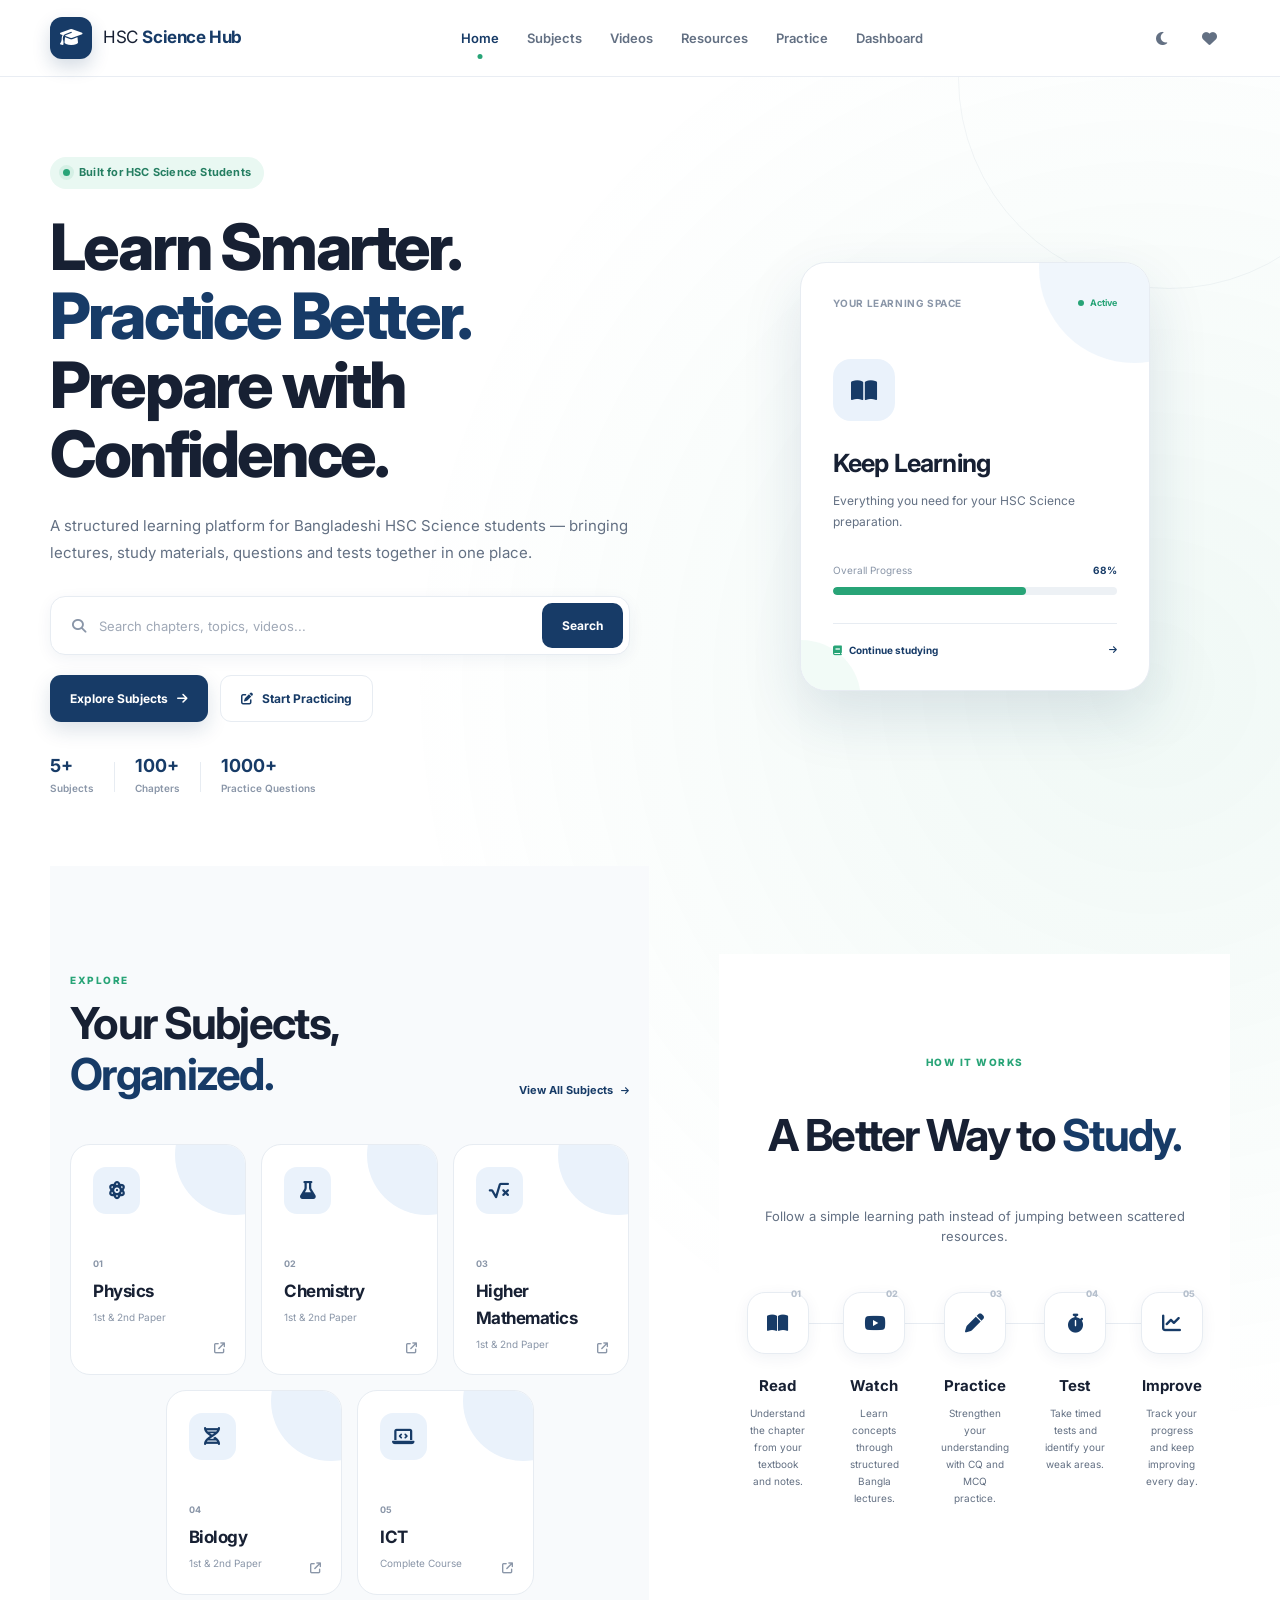
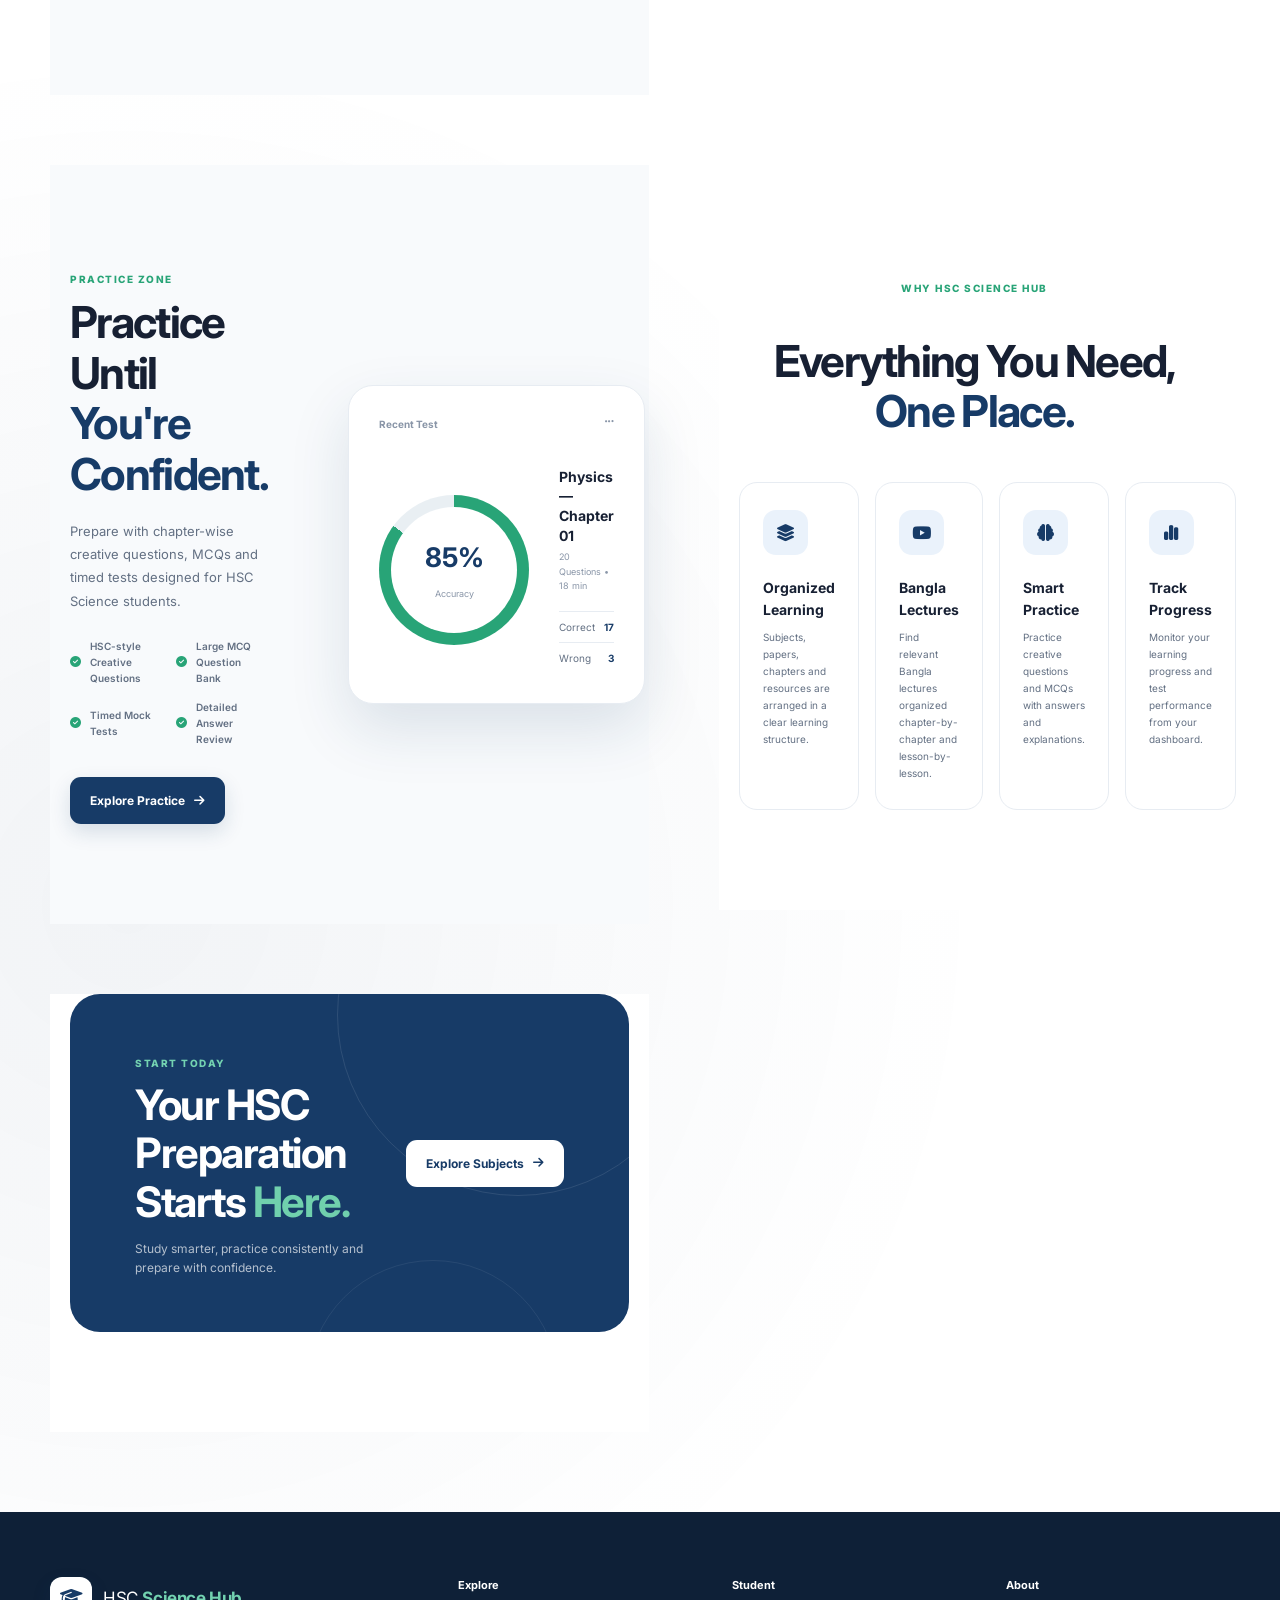
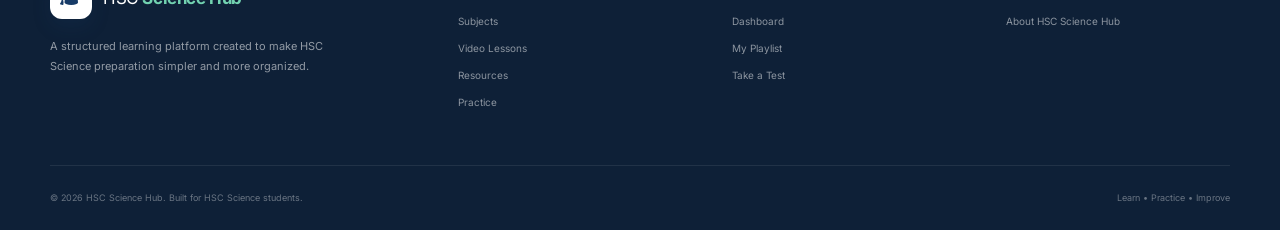
<file: index.html>
<!DOCTYPE html>
<html lang="en">
<head>
    <meta charset="UTF-8">
    <meta name="viewport" content="width=device-width, initial-scale=1.0">

    <meta name="description"
        content="HSC Science Hub — A structured learning platform for HSC Science students in Bangladesh.">

    <title>HSC Science Hub | Learn Smarter</title>

    <!-- Google Fonts -->
    <link rel="preconnect" href="https://fonts.googleapis.com">
    <link rel="preconnect" href="https://fonts.gstatic.com" crossorigin>

    <link href="https://fonts.googleapis.com/css2?family=Inter:wght@400;500;600;700;800&family=Noto+Sans+Bengali:wght@400;500;600;700&display=swap"
        rel="stylesheet">

    <!-- Font Awesome -->
    <link rel="stylesheet"
        href="https://cdnjs.cloudflare.com/ajax/libs/font-awesome/6.5.2/css/all.min.css">

    <!-- Main CSS -->
    <link rel="stylesheet" href="css/style.css">
</head>

<body>

    <!-- ================= NAVBAR ================= -->
    <header class="site-header">
        <nav class="navbar container">

            <a href="index.html" class="logo">
                <span class="logo-mark">
                    <i class="fa-solid fa-graduation-cap"></i>
                </span>

                <span class="logo-text">
                    HSC <strong>Science Hub</strong>
                </span>
            </a>

            <div class="nav-links" id="navLinks">
                <a href="index.html" class="active">Home</a>
                <a href="subjects.html">Subjects</a>
                <a href="videos.html">Videos</a>
                <a href="books.html">Resources</a>
                <a href="practice.html">Practice</a>
                <a href="dashboard.html">Dashboard</a>
            </div>

            <div class="nav-actions">

                <button class="icon-btn" id="themeToggle" aria-label="Toggle theme">
                    <i class="fa-solid fa-moon"></i>
                </button>

                <a href="playlist.html" class="icon-btn playlist-btn" aria-label="My playlist">
                    <i class="fa-solid fa-heart"></i>
                </a>

                <button class="menu-btn" id="menuBtn" aria-label="Open menu">
                    <i class="fa-solid fa-bars"></i>
                </button>

            </div>

        </nav>
    </header>


    <!-- ================= HERO ================= -->
    <main>

        <section class="hero">
            <div class="container hero-grid">

                <div class="hero-content">

                    <div class="hero-badge">
                        <span class="badge-dot"></span>
                        Built for HSC Science Students
                    </div>

                    <h1>
                        Learn Smarter.<br>
                        <span>Practice Better.</span><br>
                        Prepare with Confidence.
                    </h1>

                    <p class="hero-description">
                        A structured learning platform for Bangladeshi HSC
                        Science students — bringing lectures, study materials,
                        questions and tests together in one place.
                    </p>

                    <!-- Search -->
                    <div class="hero-search">

                        <i class="fa-solid fa-magnifying-glass"></i>

                        <input
                            type="text"
                            id="heroSearch"
                            placeholder="Search chapters, topics, videos..."
                            autocomplete="off">

                        <button id="searchBtn">
                            Search
                        </button>

                    </div>

                    <div class="hero-actions">

                        <a href="subjects.html" class="btn btn-primary">
                            Explore Subjects
                            <i class="fa-solid fa-arrow-right"></i>
                        </a>

                        <a href="practice.html" class="btn btn-secondary">
                            <i class="fa-solid fa-pen-to-square"></i>
                            Start Practicing
                        </a>

                    </div>

                    <div class="hero-stats">

                        <div class="stat">
                            <strong>5+</strong>
                            <span>Subjects</span>
                        </div>

                        <div class="stat-divider"></div>

                        <div class="stat">
                            <strong>100+</strong>
                            <span>Chapters</span>
                        </div>

                        <div class="stat-divider"></div>

                        <div class="stat">
                            <strong>1000+</strong>
                            <span>Practice Questions</span>
                        </div>

                    </div>

                </div>



<!-- Hero Visual -->
<div class="hero-visual">

    <div class="study-card main-study-card">

        <div class="study-card-top">
            <span class="small-label">Your Learning Space</span>

            <span class="live-indicator">
                <span></span>
                Active
            </span>
        </div>

        <div class="study-icon">
            <i class="fa-solid fa-book-open"></i>
        </div>

        <h3>Keep Learning</h3>

        <p>
            Everything you need for your HSC Science preparation.
        </p>

        <div class="mini-progress">

            <div class="progress-info">
                <span>Overall Progress</span>
                <strong>68%</strong>
            </div>

            <div class="progress-track">
                <div class="progress-fill" style="width:68%"></div>
            </div>

        </div>

        <div class="study-card-footer">
            <span>
                <i class="fa-solid fa-book"></i>
                Continue studying
            </span>

            <i class="fa-solid fa-arrow-right"></i>
        </div>

    </div>

</div>


        <!-- ================= SUBJECTS ================= -->
        <section class="section subjects-preview">

            <div class="container">

                <div class="section-heading">

                    <div>
                        <span class="section-label">EXPLORE</span>

                        <h2>
                            Your Subjects,
                            <span>Organized.</span>
                        </h2>
                    </div>

                    <a href="subjects.html" class="text-link">
                        View All Subjects
                        <i class="fa-solid fa-arrow-right"></i>
                    </a>

                </div>


                <div class="subject-grid">

                    <a href="subject.html?subject=physics" class="subject-card physics-card">

                        <div class="subject-icon">
                            <i class="fa-solid fa-atom"></i>
                        </div>

                        <div class="subject-info">
                            <span>01</span>
                            <h3>Physics</h3>
                            <p>1st & 2nd Paper</p>
                        </div>

                        <i class="fa-solid fa-arrow-up-right-from-square card-arrow"></i>

                    </a>


                    <a href="subject.html?subject=chemistry" class="subject-card chemistry-card">

                        <div class="subject-icon">
                            <i class="fa-solid fa-flask"></i>
                        </div>

                        <div class="subject-info">
                            <span>02</span>
                            <h3>Chemistry</h3>
                            <p>1st & 2nd Paper</p>
                        </div>

                        <i class="fa-solid fa-arrow-up-right-from-square card-arrow"></i>

                    </a>


                    <a href="subject.html?subject=mathematics" class="subject-card math-card">

                        <div class="subject-icon">
                            <i class="fa-solid fa-square-root-variable"></i>
                        </div>

                        <div class="subject-info">
                            <span>03</span>
                            <h3>Higher Mathematics</h3>
                            <p>1st & 2nd Paper</p>
                        </div>

                        <i class="fa-solid fa-arrow-up-right-from-square card-arrow"></i>

                    </a>


                    <a href="subject.html?subject=biology" class="subject-card biology-card">

                        <div class="subject-icon">
                            <i class="fa-solid fa-dna"></i>
                        </div>

                        <div class="subject-info">
                            <span>04</span>
                            <h3>Biology</h3>
                            <p>1st & 2nd Paper</p>
                        </div>

                        <i class="fa-solid fa-arrow-up-right-from-square card-arrow"></i>

                    </a>


                    <a href="subject.html?subject=ict" class="subject-card ict-card">

                        <div class="subject-icon">
                            <i class="fa-solid fa-laptop-code"></i>
                        </div>

                        <div class="subject-info">
                            <span>05</span>
                            <h3>ICT</h3>
                            <p>Complete Course</p>
                        </div>

                        <i class="fa-solid fa-arrow-up-right-from-square card-arrow"></i>

                    </a>

                </div>

            </div>

        </section>


        <!-- ================= ROADMAP ================= -->
        <section class="section roadmap-section">

            <div class="container">

                <div class="section-heading centered">

                    <span class="section-label">HOW IT WORKS</span>

                    <h2>
                        A Better Way to
                        <span>Study.</span>
                    </h2>

                    <p>
                        Follow a simple learning path instead of jumping
                        between scattered resources.
                    </p>

                </div>


                <div class="roadmap">

                    <div class="roadmap-line"></div>

                    <div class="roadmap-step">
                        <div class="roadmap-number">01</div>
                        <div class="roadmap-icon">
                            <i class="fa-solid fa-book-open"></i>
                        </div>
                        <h3>Read</h3>
                        <p>Understand the chapter from your textbook and notes.</p>
                    </div>

                    <div class="roadmap-step">
                        <div class="roadmap-number">02</div>
                        <div class="roadmap-icon">
                            <i class="fa-brands fa-youtube"></i>
                        </div>
                        <h3>Watch</h3>
                        <p>Learn concepts through structured Bangla lectures.</p>
                    </div>

                    <div class="roadmap-step">
                        <div class="roadmap-number">03</div>
                        <div class="roadmap-icon">
                            <i class="fa-solid fa-pen"></i>
                        </div>
                        <h3>Practice</h3>
                        <p>Strengthen your understanding with CQ and MCQ practice.</p>
                    </div>

                    <div class="roadmap-step">
                        <div class="roadmap-number">04</div>
                        <div class="roadmap-icon">
                            <i class="fa-solid fa-stopwatch"></i>
                        </div>
                        <h3>Test</h3>
                        <p>Take timed tests and identify your weak areas.</p>
                    </div>

                    <div class="roadmap-step">
                        <div class="roadmap-number">05</div>
                        <div class="roadmap-icon">
                            <i class="fa-solid fa-chart-line"></i>
                        </div>
                        <h3>Improve</h3>
                        <p>Track your progress and keep improving every day.</p>
                    </div>

                </div>

            </div>

        </section>


        <!-- ================= PRACTICE ================= -->
        <section class="section practice-section">

            <div class="container practice-grid">

                <div class="practice-content">

                    <span class="section-label">PRACTICE ZONE</span>

                    <h2>
                        Practice Until
                        <span>You're Confident.</span>
                    </h2>

                    <p>
                        Prepare with chapter-wise creative questions,
                        MCQs and timed tests designed for HSC Science students.
                    </p>

                    <div class="practice-features">

                        <div>
                            <i class="fa-solid fa-circle-check"></i>
                            <span>HSC-style Creative Questions</span>
                        </div>

                        <div>
                            <i class="fa-solid fa-circle-check"></i>
                            <span>Large MCQ Question Bank</span>
                        </div>

                        <div>
                            <i class="fa-solid fa-circle-check"></i>
                            <span>Timed Mock Tests</span>
                        </div>

                        <div>
                            <i class="fa-solid fa-circle-check"></i>
                            <span>Detailed Answer Review</span>
                        </div>

                    </div>

                    <a href="practice.html" class="btn btn-primary">
                        Explore Practice
                        <i class="fa-solid fa-arrow-right"></i>
                    </a>

                </div>


                <div class="practice-visual">

                    <div class="score-card">

                        <div class="score-header">
                            <span>Recent Test</span>
                            <i class="fa-solid fa-ellipsis"></i>
                        </div>

                        <div class="score-main">

                            <div class="score-circle">
                                <div>
                                    <strong>85%</strong>
                                    <span>Accuracy</span>
                                </div>
                            </div>

                            <div class="score-details">
                                <h3>Physics — Chapter 01</h3>
                                <p>20 Questions • 18 min</p>

                                <div class="score-row">
                                    <span>Correct</span>
                                    <strong>17</strong>
                                </div>

                                <div class="score-row">
                                    <span>Wrong</span>
                                    <strong>3</strong>
                                </div>
                            </div>

                        </div>

                    </div>

                </div>

            </div>

        </section>


        <!-- ================= WHY US ================= -->
        <section class="section why-section">

            <div class="container">

                <div class="section-heading centered">

                    <span class="section-label">WHY HSC SCIENCE HUB</span>

                    <h2>
                        Everything You Need,
                        <span>One Place.</span>
                    </h2>

                </div>


                <div class="feature-grid">

                    <div class="feature-card">
                        <div class="feature-icon">
                            <i class="fa-solid fa-layer-group"></i>
                        </div>
                        <h3>Organized Learning</h3>
                        <p>
                            Subjects, papers, chapters and resources are
                            arranged in a clear learning structure.
                        </p>
                    </div>

                    <div class="feature-card">
                        <div class="feature-icon">
                            <i class="fa-brands fa-youtube"></i>
                        </div>
                        <h3>Bangla Lectures</h3>
                        <p>
                            Find relevant Bangla lectures organized
                            chapter-by-chapter and lesson-by-lesson.
                        </p>
                    </div>

                    <div class="feature-card">
                        <div class="feature-icon">
                            <i class="fa-solid fa-brain"></i>
                        </div>
                        <h3>Smart Practice</h3>
                        <p>
                            Practice creative questions and MCQs with
                            answers and explanations.
                        </p>
                    </div>

                    <div class="feature-card">
                        <div class="feature-icon">
                            <i class="fa-solid fa-chart-simple"></i>
                        </div>
                        <h3>Track Progress</h3>
                        <p>
                            Monitor your learning progress and test
                            performance from your dashboard.
                        </p>
                    </div>

                </div>

            </div>

        </section>


        <!-- ================= CTA ================= -->
        <section class="cta-section">

            <div class="container">

                <div class="cta-card">

                    <div>
                        <span class="section-label">START TODAY</span>

                        <h2>
                            Your HSC Preparation
                            <br>
                            Starts <span>Here.</span>
                        </h2>

                        <p>
                            Study smarter, practice consistently and
                            prepare with confidence.
                        </p>
                    </div>

                    <a href="subjects.html" class="btn btn-light">
                        Explore Subjects
                        <i class="fa-solid fa-arrow-right"></i>
                    </a>

                </div>

            </div>

        </section>

    </main>


    <!-- ================= FOOTER ================= -->
    <footer class="site-footer">

        <div class="container footer-grid">

            <div class="footer-brand">

                <a href="index.html" class="logo footer-logo">

                    <span class="logo-mark">
                        <i class="fa-solid fa-graduation-cap"></i>
                    </span>

                    <span class="logo-text">
                        HSC <strong>Science Hub</strong>
                    </span>

                </a>

                <p>
                    A structured learning platform created to make
                    HSC Science preparation simpler and more organized.
                </p>

            </div>


            <div class="footer-column">

                <h4>Explore</h4>

                <a href="subjects.html">Subjects</a>
                <a href="videos.html">Video Lessons</a>
                <a href="books.html">Resources</a>
                <a href="practice.html">Practice</a>

            </div>


            <div class="footer-column">

                <h4>Student</h4>

                <a href="dashboard.html">Dashboard</a>
                <a href="playlist.html">My Playlist</a>
                <a href="test.html">Take a Test</a>

            </div>


            <div class="footer-column">

                <h4>About</h4>

                <a href="about.html">About HSC Science Hub</a>

            </div>

        </div>


        <div class="container footer-bottom">

            <span>
                © 2026 HSC Science Hub. Built for HSC Science students.
            </span>

            <span>
                Learn • Practice • Improve
            </span>

        </div>

    </footer>


    <!-- Main JavaScript -->
    <script src="js/app.js"></script>

</body>
</html>
</file>
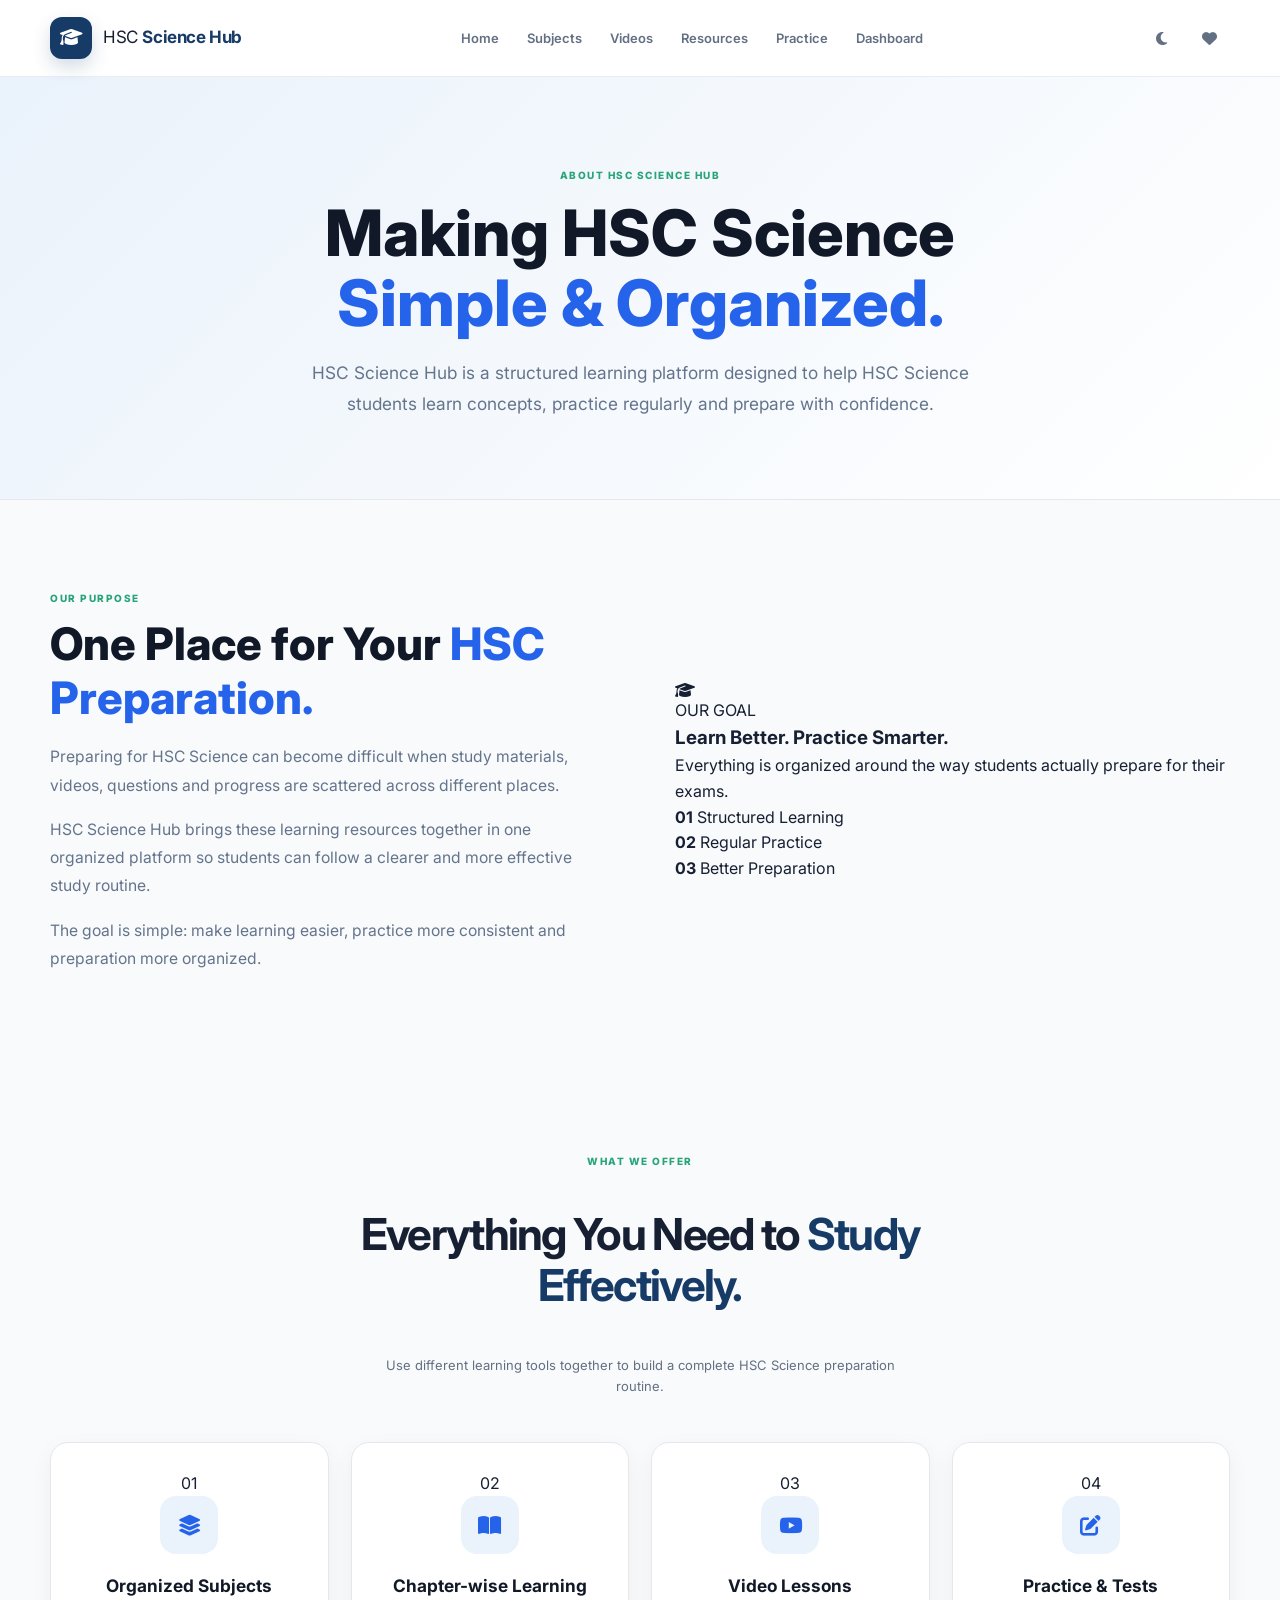
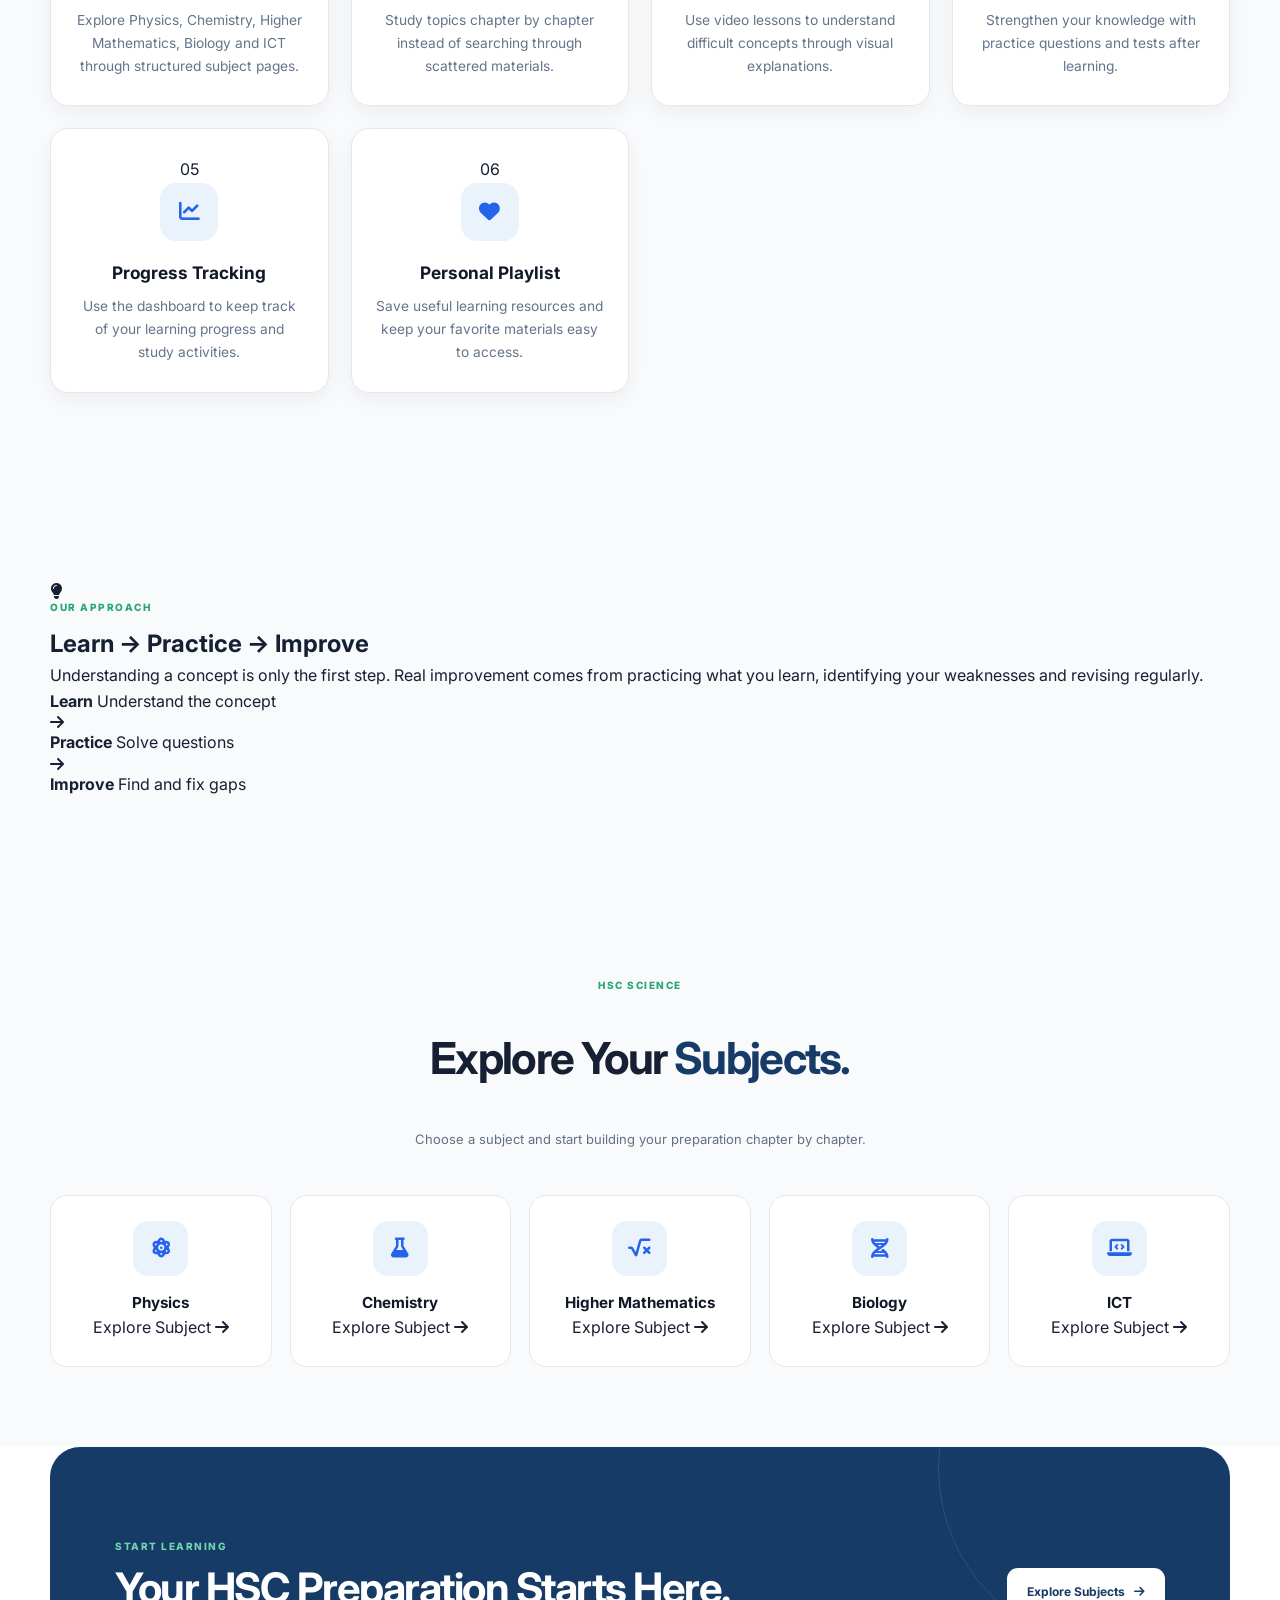
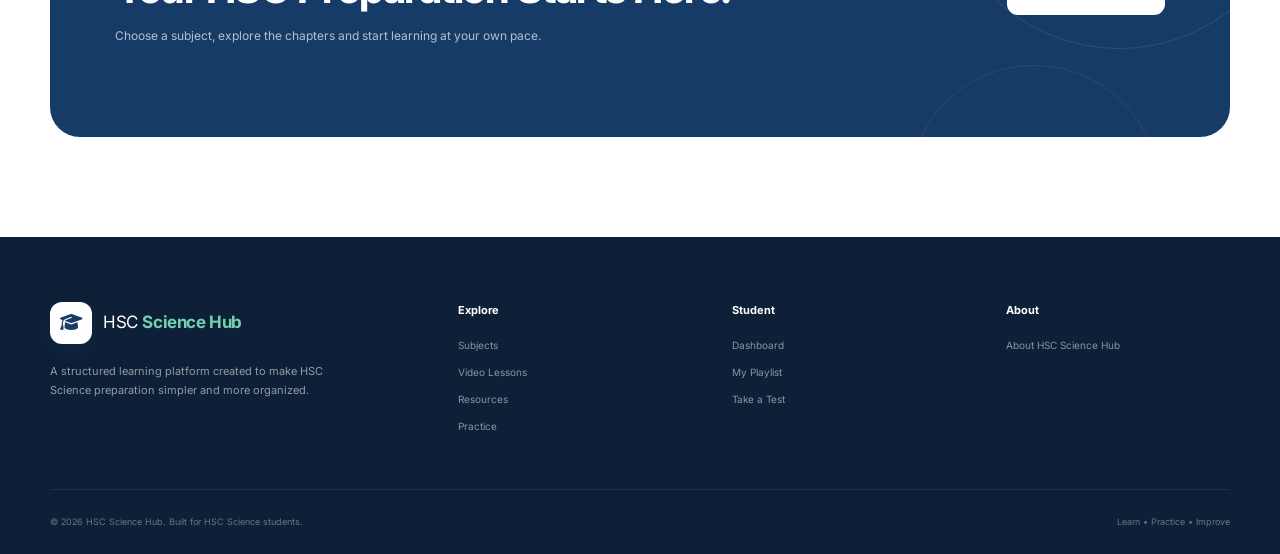
<file: about.html>
<link rel="stylesheet" href="css/style.css">
<link rel="stylesheet" href="css/about.css">
<!DOCTYPE html>
<html lang="en">

<head>

    <meta charset="UTF-8">
    <meta name="viewport" content="width=device-width, initial-scale=1.0">

    <meta name="description"
        content="Learn about HSC Science Hub — a structured learning platform for HSC Science students in Bangladesh.">

    <title>About | HSC Science Hub</title>

    <!-- GOOGLE FONTS -->
    <link rel="preconnect" href="https://fonts.googleapis.com">
    <link rel="preconnect" href="https://fonts.gstatic.com" crossorigin>

    <link
        href="https://fonts.googleapis.com/css2?family=Inter:wght@400;500;600;700;800&family=Noto+Sans+Bengali:wght@400;500;600;700&display=swap"
        rel="stylesheet">

    <!-- FONT AWESOME -->
    <link
        rel="stylesheet"
        href="https://cdnjs.cloudflare.com/ajax/libs/font-awesome/6.5.2/css/all.min.css">

    <!-- GLOBAL CSS -->
    <link rel="stylesheet" href="css/style.css">

    <!-- ABOUT PAGE CSS -->
    <link rel="stylesheet" href="css/about.css">

</head>


<body class="about-page">


<!-- =========================================================
     HEADER
========================================================= -->

<header class="site-header">

    <nav class="navbar container">


        <!-- LOGO -->

        <a href="index.html" class="logo">

            <span class="logo-mark">

                <i class="fa-solid fa-graduation-cap"></i>

            </span>

            <span class="logo-text">

                HSC <strong>Science Hub</strong>

            </span>

        </a>



        <!-- NAVIGATION -->

        <div class="nav-links" id="navLinks">

            <a href="index.html">
                Home
            </a>

            <a href="subjects.html">
                Subjects
            </a>

            <a href="videos.html">
                Videos
            </a>

            <a href="books.html">
                Resources
            </a>

            <a href="practice.html">
                Practice
            </a>

            <a href="dashboard.html">
                Dashboard
            </a>

        </div>



        <!-- ACTIONS -->

        <div class="nav-actions">

            <button
                class="icon-btn"
                id="themeToggle"
                aria-label="Toggle theme">

                <i class="fa-solid fa-moon"></i>

            </button>


            <a
                href="playlist.html"
                class="icon-btn playlist-btn"
                aria-label="My playlist">

                <i class="fa-solid fa-heart"></i>

            </a>


            <button
                class="menu-btn"
                id="menuBtn"
                aria-label="Open menu">

                <i class="fa-solid fa-bars"></i>

            </button>

        </div>

    </nav>

</header>



<!-- =========================================================
     PAGE HERO
========================================================= -->

<section class="about-hero">

    <div class="container">

        <div class="about-hero-content">

            <span class="section-label">
                ABOUT HSC SCIENCE HUB
            </span>

            <h1>
                Making HSC Science
                <span>Simple & Organized.</span>
            </h1>

            <p>
                HSC Science Hub is a structured learning platform
                designed to help HSC Science students learn concepts,
                practice regularly and prepare with confidence.
            </p>

        </div>

    </div>

</section>



<!-- =========================================================
     MAIN
========================================================= -->

<main>


<!-- =========================================================
     INTRODUCTION
========================================================= -->

<section class="section about-intro">

    <div class="container">

        <div class="about-intro-grid">


            <!-- LEFT -->

            <div class="about-intro-content">

                <span class="section-label">
                    OUR PURPOSE
                </span>

                <h2>
                    One Place for Your
                    <span>HSC Preparation.</span>
                </h2>

                <p>
                    Preparing for HSC Science can become difficult
                    when study materials, videos, questions and
                    progress are scattered across different places.
                </p>

                <p>
                    HSC Science Hub brings these learning resources
                    together in one organized platform so students
                    can follow a clearer and more effective study
                    routine.
                </p>

                <p>
                    The goal is simple: make learning easier,
                    practice more consistent and preparation more
                    organized.
                </p>

            </div>



            <!-- RIGHT -->

            <div class="about-purpose-card">

                <div class="purpose-card-icon">

                    <i class="fa-solid fa-graduation-cap"></i>

                </div>

                <span>
                    OUR GOAL
                </span>

                <h3>
                    Learn Better.
                    Practice Smarter.
                </h3>

                <p>
                    Everything is organized around the way
                    students actually prepare for their exams.
                </p>

                <div class="purpose-line"></div>

                <div class="purpose-stat">

                    <strong>
                        01
                    </strong>

                    <span>
                        Structured Learning
                    </span>

                </div>

                <div class="purpose-stat">

                    <strong>
                        02
                    </strong>

                    <span>
                        Regular Practice
                    </span>

                </div>

                <div class="purpose-stat">

                    <strong>
                        03
                    </strong>

                    <span>
                        Better Preparation
                    </span>

                </div>

            </div>

        </div>

    </div>

</section>



<!-- =========================================================
     WHAT WE OFFER
========================================================= -->

<section class="section about-features">

    <div class="container">


        <div class="section-heading centered">

            <span class="section-label">
                WHAT WE OFFER
            </span>

            <h2>
                Everything You Need to
                <span>Study Effectively.</span>
            </h2>

            <p>
                Use different learning tools together to build
                a complete HSC Science preparation routine.
            </p>

        </div>



        <div class="about-feature-grid">


            <!-- FEATURE 01 -->

            <div class="about-feature-card">

                <div class="about-feature-number">
                    01
                </div>

                <div class="about-feature-icon">

                    <i class="fa-solid fa-layer-group"></i>

                </div>

                <h3>
                    Organized Subjects
                </h3>

                <p>
                    Explore Physics, Chemistry, Higher Mathematics,
                    Biology and ICT through structured subject pages.
                </p>

            </div>



            <!-- FEATURE 02 -->

            <div class="about-feature-card">

                <div class="about-feature-number">
                    02
                </div>

                <div class="about-feature-icon">

                    <i class="fa-solid fa-book-open"></i>

                </div>

                <h3>
                    Chapter-wise Learning
                </h3>

                <p>
                    Study topics chapter by chapter instead of
                    searching through scattered materials.
                </p>

            </div>



            <!-- FEATURE 03 -->

            <div class="about-feature-card">

                <div class="about-feature-number">
                    03
                </div>

                <div class="about-feature-icon">

                    <i class="fa-brands fa-youtube"></i>

                </div>

                <h3>
                    Video Lessons
                </h3>

                <p>
                    Use video lessons to understand difficult
                    concepts through visual explanations.
                </p>

            </div>



            <!-- FEATURE 04 -->

            <div class="about-feature-card">

                <div class="about-feature-number">
                    04
                </div>

                <div class="about-feature-icon">

                    <i class="fa-solid fa-pen-to-square"></i>

                </div>

                <h3>
                    Practice & Tests
                </h3>

                <p>
                    Strengthen your knowledge with practice
                    questions and tests after learning.
                </p>

            </div>



            <!-- FEATURE 05 -->

            <div class="about-feature-card">

                <div class="about-feature-number">
                    05
                </div>

                <div class="about-feature-icon">

                    <i class="fa-solid fa-chart-line"></i>

                </div>

                <h3>
                    Progress Tracking
                </h3>

                <p>
                    Use the dashboard to keep track of your
                    learning progress and study activities.
                </p>

            </div>



            <!-- FEATURE 06 -->

            <div class="about-feature-card">

                <div class="about-feature-number">
                    06
                </div>

                <div class="about-feature-icon">

                    <i class="fa-solid fa-heart"></i>

                </div>

                <h3>
                    Personal Playlist
                </h3>

                <p>
                    Save useful learning resources and keep
                    your favorite materials easy to access.
                </p>

            </div>

        </div>

    </div>

</section>



<!-- =========================================================
     LEARNING PHILOSOPHY
========================================================= -->

<section class="section about-philosophy">

    <div class="container">

        <div class="philosophy-box">


            <div class="philosophy-icon">

                <i class="fa-solid fa-lightbulb"></i>

            </div>


            <div class="philosophy-content">

                <span class="section-label">
                    OUR APPROACH
                </span>

                <h2>
                    Learn → Practice → Improve
                </h2>

                <p>
                    Understanding a concept is only the first step.
                    Real improvement comes from practicing what you
                    learn, identifying your weaknesses and revising
                    regularly.
                </p>


                <div class="philosophy-steps">


                    <div class="philosophy-step">

                        <strong>
                            Learn
                        </strong>

                        <span>
                            Understand the concept
                        </span>

                    </div>


                    <i class="fa-solid fa-arrow-right"></i>


                    <div class="philosophy-step">

                        <strong>
                            Practice
                        </strong>

                        <span>
                            Solve questions
                        </span>

                    </div>


                    <i class="fa-solid fa-arrow-right"></i>


                    <div class="philosophy-step">

                        <strong>
                            Improve
                        </strong>

                        <span>
                            Find and fix gaps
                        </span>

                    </div>

                </div>

            </div>

        </div>

    </div>

</section>



<!-- =========================================================
     SUBJECTS
========================================================= -->

<section class="section about-subjects">

    <div class="container">


        <div class="section-heading centered">

            <span class="section-label">
                HSC SCIENCE
            </span>

            <h2>
                Explore Your
                <span>Subjects.</span>
            </h2>

            <p>
                Choose a subject and start building your
                preparation chapter by chapter.
            </p>

        </div>



        <div class="about-subject-grid">


            <a
                href="subject.html?subject=physics"
                class="about-subject-card">

                <div class="about-subject-icon">

                    <i class="fa-solid fa-atom"></i>

                </div>

                <h3>
                    Physics
                </h3>

                <span>
                    Explore Subject
                    <i class="fa-solid fa-arrow-right"></i>
                </span>

            </a>



            <a
                href="subject.html?subject=chemistry"
                class="about-subject-card">

                <div class="about-subject-icon">

                    <i class="fa-solid fa-flask"></i>

                </div>

                <h3>
                    Chemistry
                </h3>

                <span>
                    Explore Subject
                    <i class="fa-solid fa-arrow-right"></i>
                </span>

            </a>



            <a
                href="subject.html?subject=mathematics"
                class="about-subject-card">

                <div class="about-subject-icon">

                    <i class="fa-solid fa-square-root-variable"></i>

                </div>

                <h3>
                    Higher Mathematics
                </h3>

                <span>
                    Explore Subject
                    <i class="fa-solid fa-arrow-right"></i>
                </span>

            </a>



            <a
                href="subject.html?subject=biology"
                class="about-subject-card">

                <div class="about-subject-icon">

                    <i class="fa-solid fa-dna"></i>

                </div>

                <h3>
                    Biology
                </h3>

                <span>
                    Explore Subject
                    <i class="fa-solid fa-arrow-right"></i>
                </span>

            </a>



            <a
                href="subject.html?subject=ict"
                class="about-subject-card">

                <div class="about-subject-icon">

                    <i class="fa-solid fa-laptop-code"></i>

                </div>

                <h3>
                    ICT
                </h3>

                <span>
                    Explore Subject
                    <i class="fa-solid fa-arrow-right"></i>
                </span>

            </a>

        </div>

    </div>

</section>



<!-- =========================================================
     FINAL CTA
========================================================= -->

<section class="cta-section">

    <div class="container">

        <div class="cta-card">

            <div>

                <span class="section-label">
                    START LEARNING
                </span>

                <h2>
                    Your HSC Preparation
                    Starts Here.
                </h2>

                <p>
                    Choose a subject, explore the chapters and
                    start learning at your own pace.
                </p>

            </div>


            <a
                href="subjects.html"
                class="btn btn-light">

                Explore Subjects

                <i class="fa-solid fa-arrow-right"></i>

            </a>

        </div>

    </div>

</section>


</main>



<!-- =========================================================
     FOOTER
========================================================= -->

<footer class="site-footer">

    <div class="container footer-grid">


        <!-- BRAND -->

        <div class="footer-brand">

            <a
                href="index.html"
                class="logo footer-logo">

                <span class="logo-mark">

                    <i class="fa-solid fa-graduation-cap"></i>

                </span>

                <span class="logo-text">

                    HSC <strong>Science Hub</strong>

                </span>

            </a>


            <p>
                A structured learning platform created to make
                HSC Science preparation simpler and more organized.
            </p>

        </div>



        <!-- EXPLORE -->

        <div class="footer-column">

            <h4>
                Explore
            </h4>

            <a href="subjects.html">
                Subjects
            </a>

            <a href="videos.html">
                Video Lessons
            </a>

            <a href="books.html">
                Resources
            </a>

            <a href="practice.html">
                Practice
            </a>

        </div>



        <!-- STUDENT -->

        <div class="footer-column">

            <h4>
                Student
            </h4>

            <a href="dashboard.html">
                Dashboard
            </a>

            <a href="playlist.html">
                My Playlist
            </a>

            <a href="test.html">
                Take a Test
            </a>

        </div>



        <!-- ABOUT -->

        <div class="footer-column">

            <h4>
                About
            </h4>

            <a href="about.html">
                About HSC Science Hub
            </a>

        </div>

    </div>



    <div class="container footer-bottom">

        <span>
            © 2026 HSC Science Hub. Built for HSC Science students.
        </span>

        <span>
            Learn • Practice • Improve
        </span>

    </div>

</footer>



<!-- =========================================================
     JAVASCRIPT
========================================================= -->

<script src="js/app.js"></script>


<script>

/* =========================================================
   THEME
========================================================= */

const themeToggle =
    document.getElementById(
        "themeToggle"
    );


const savedTheme =
    localStorage.getItem(
        "hsc-theme"
    );


if (savedTheme === "dark") {

    document.body.classList.add(
        "dark-mode"
    );

    themeToggle.innerHTML =
        '<i class="fa-solid fa-sun"></i>';

}


themeToggle.addEventListener(
    "click",
    () => {

        document.body.classList.toggle(
            "dark-mode"
        );


        const dark =
            document.body.classList.contains(
                "dark-mode"
            );


        localStorage.setItem(
            "hsc-theme",
            dark
                ? "dark"
                : "light"
        );


        themeToggle.innerHTML =
            dark
                ? '<i class="fa-solid fa-sun"></i>'
                : '<i class="fa-solid fa-moon"></i>';

    }
);



/* =========================================================
   MOBILE MENU
========================================================= */

const menuBtn =
    document.getElementById(
        "menuBtn"
    );


const navLinks =
    document.getElementById(
        "navLinks"
    );


if (menuBtn) {

    menuBtn.addEventListener(
        "click",
        () => {

            navLinks.classList.toggle(
                "show"
            );

        }
    );

}

</script>

</body>
</html>
</file>
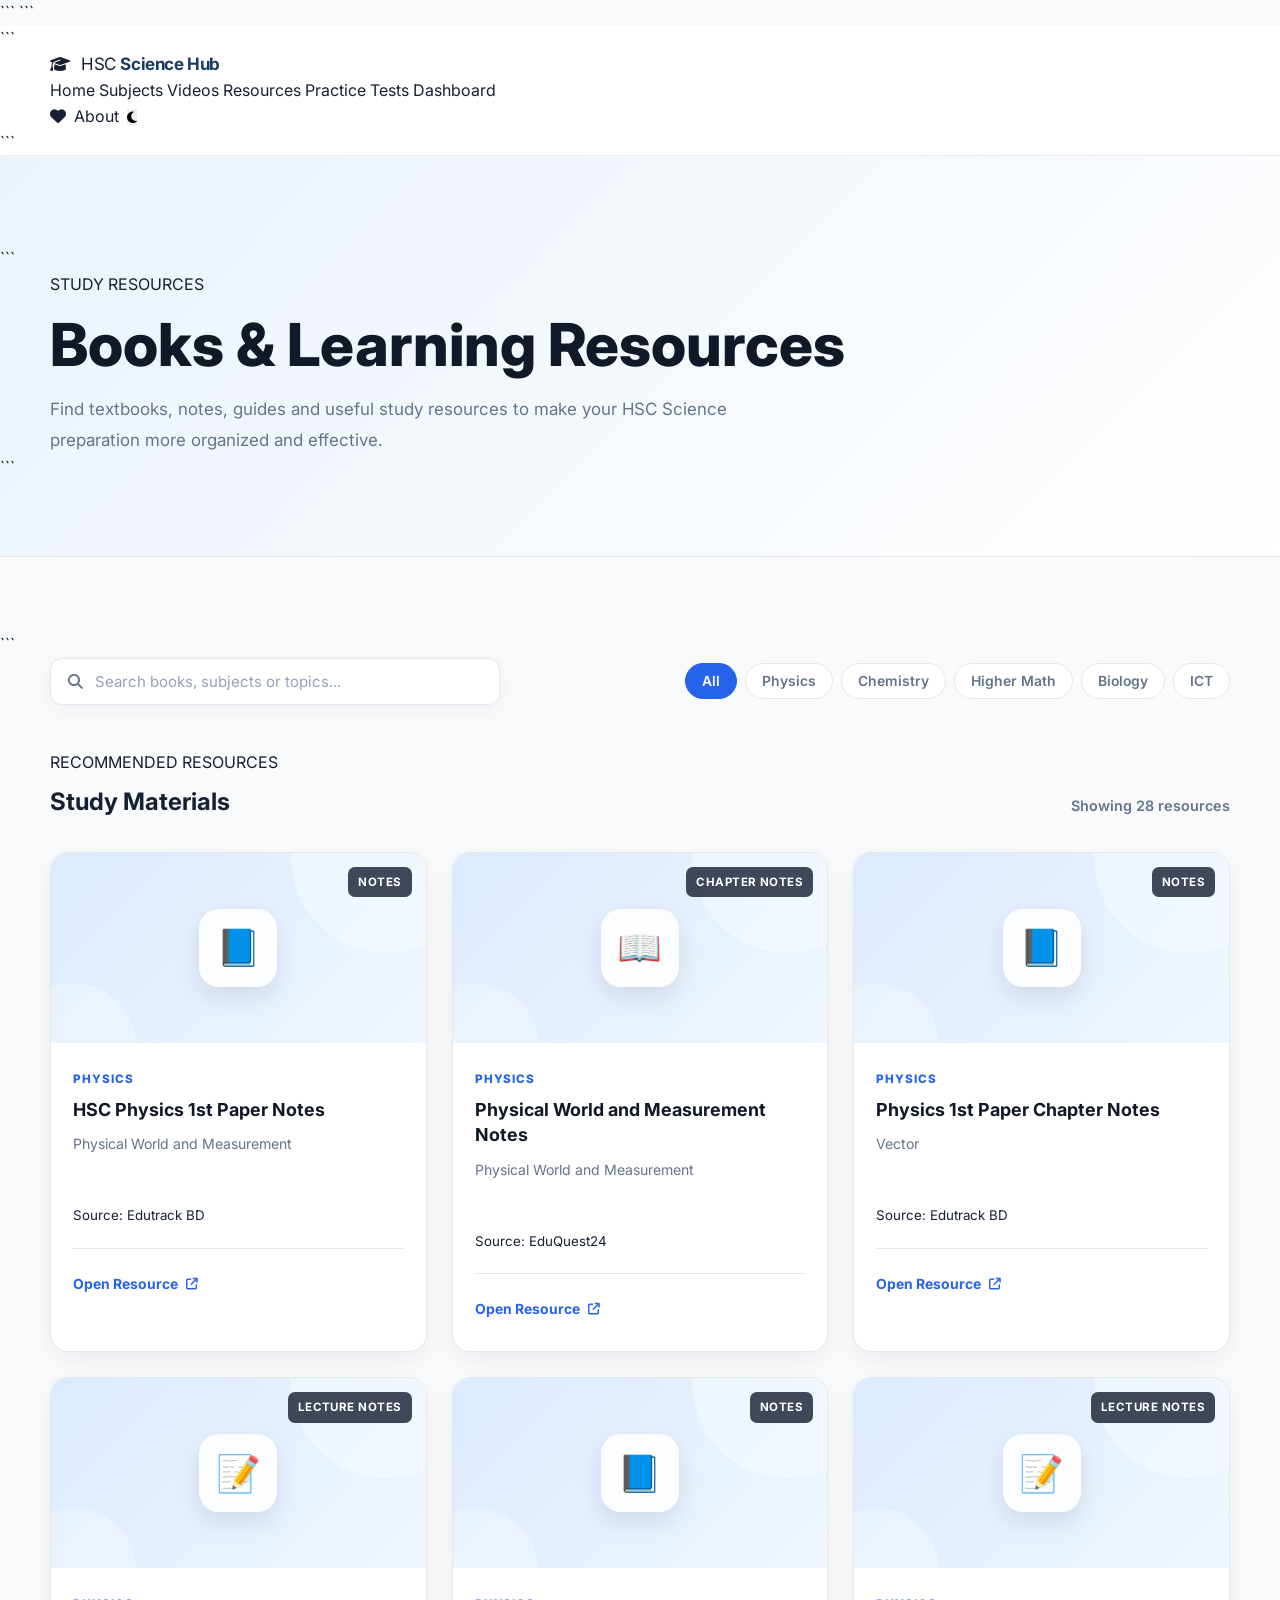
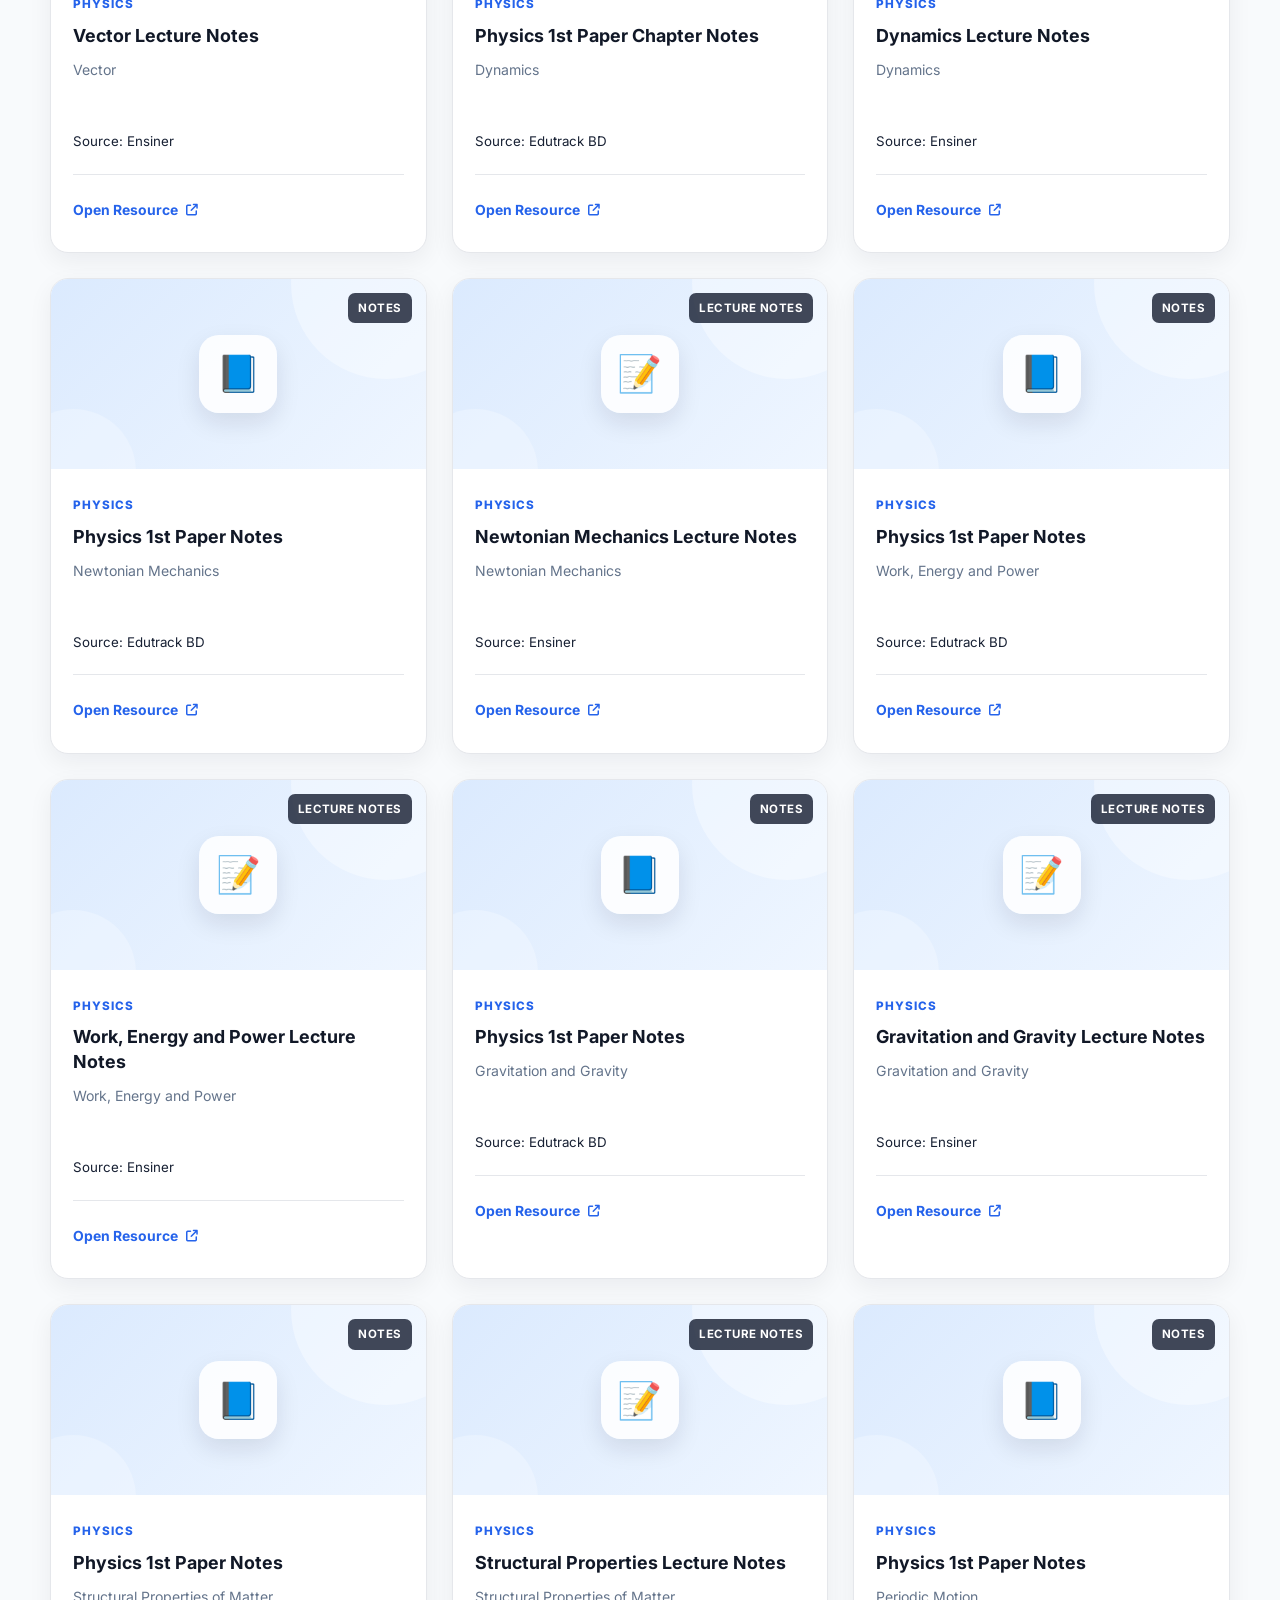
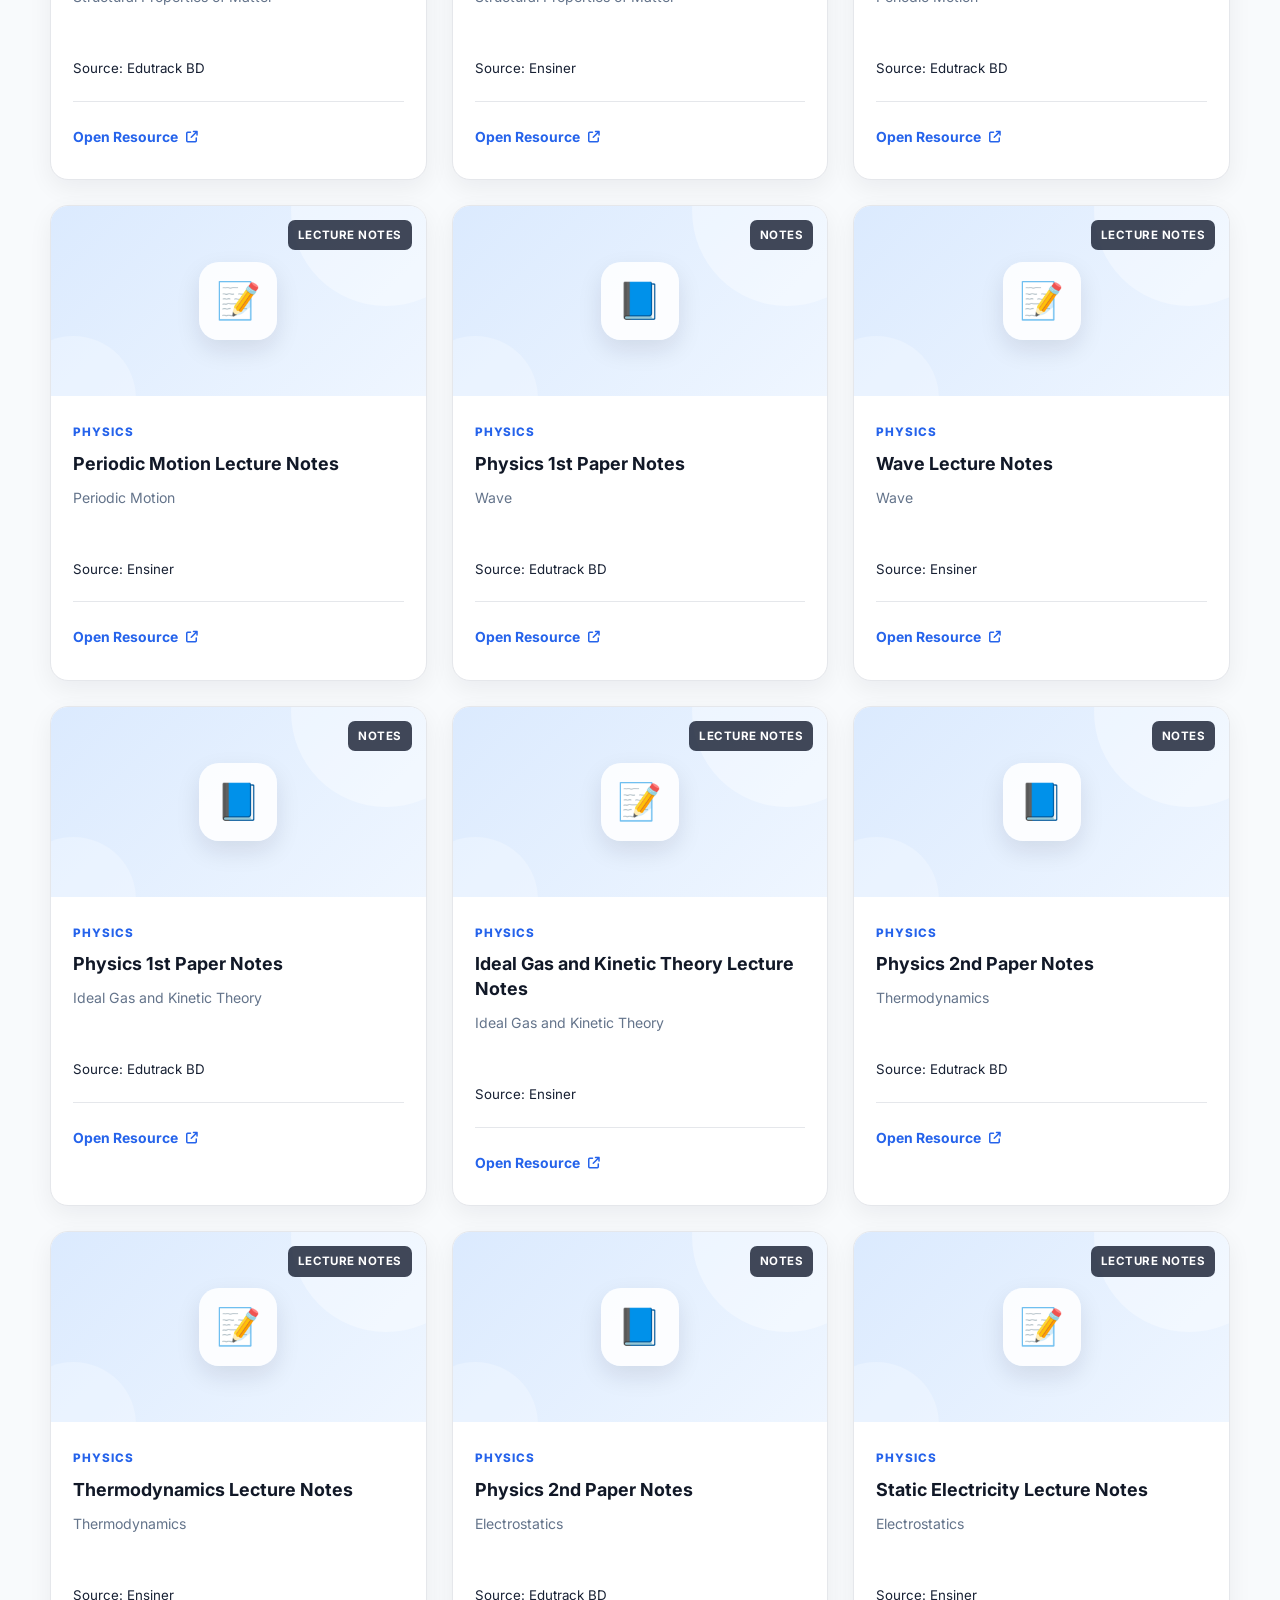
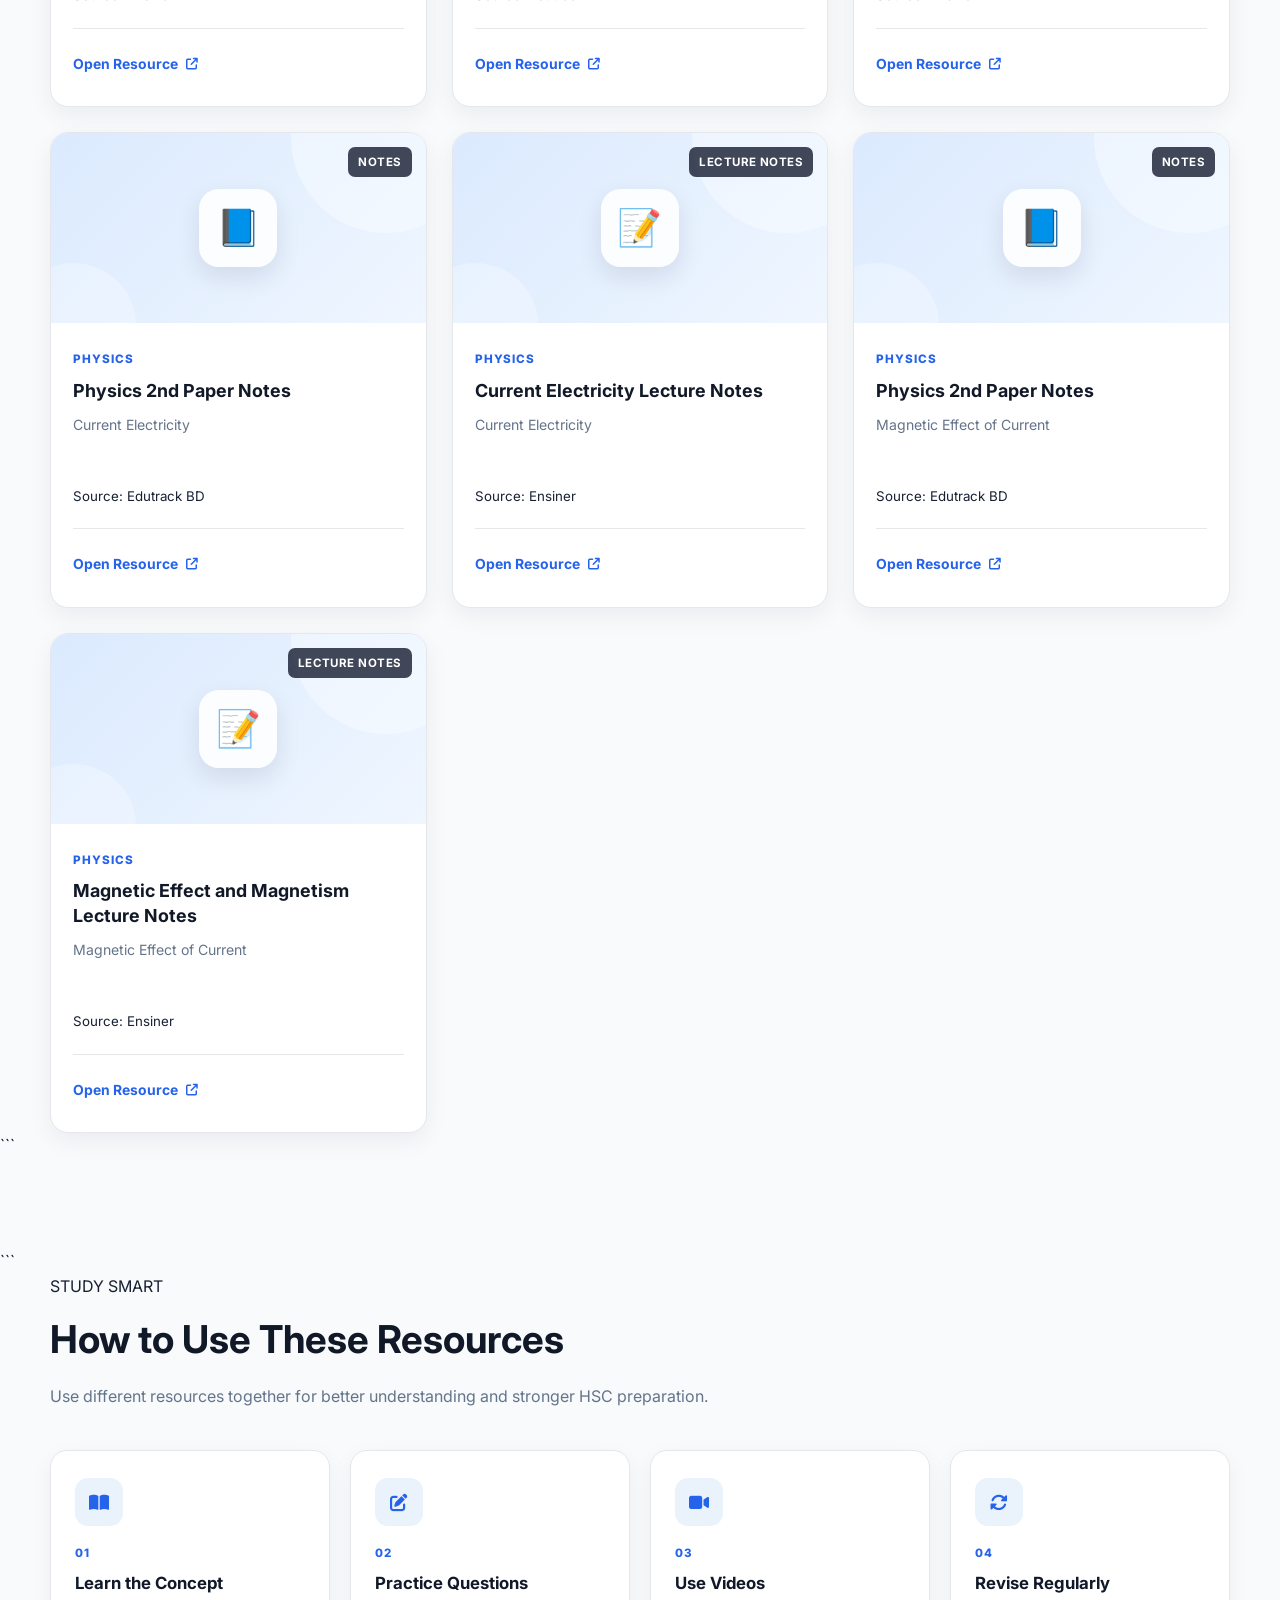
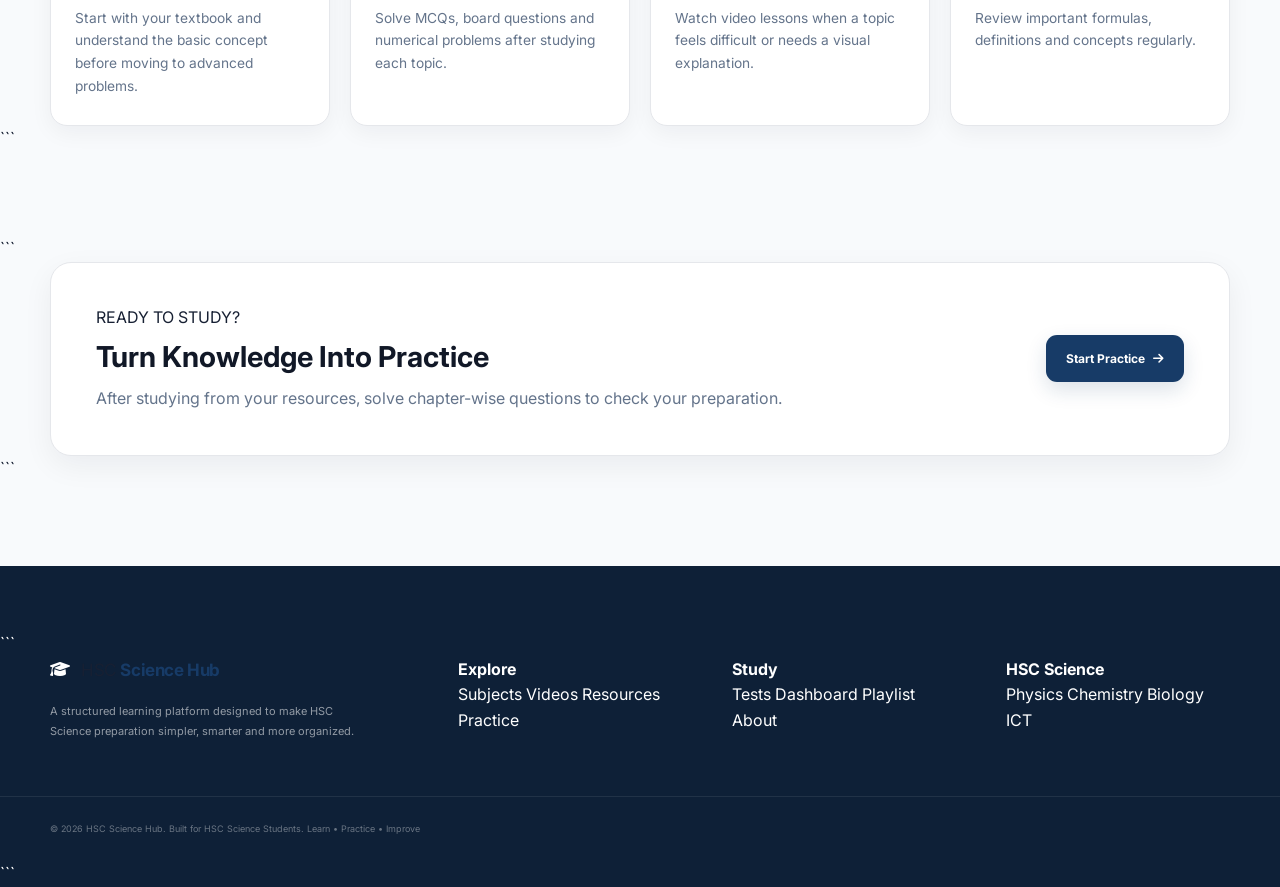
<file: books.html>
<!DOCTYPE html>

<html lang="en">

<head>

```
<meta charset="UTF-8">
<meta name="viewport" content="width=device-width, initial-scale=1.0">

<meta name="description"
    content="HSC Science Hub — Books, textbooks, guides and study resources for HSC Science students.">

<title>Resources | HSC Science Hub</title>

<!-- GOOGLE FONTS -->
<link rel="preconnect" href="https://fonts.googleapis.com">
<link rel="preconnect" href="https://fonts.gstatic.com" crossorigin>

<link
    href="https://fonts.googleapis.com/css2?family=Inter:wght@400;500;600;700;800&family=Noto+Sans+Bengali:wght@400;500;600;700&display=swap"
    rel="stylesheet">

<!-- FONT AWESOME -->
<link
    rel="stylesheet"
    href="https://cdnjs.cloudflare.com/ajax/libs/font-awesome/6.5.2/css/all.min.css">

<!-- CSS -->
<link rel="stylesheet" href="css/style.css">
<link rel="stylesheet" href="css/books.css">
```

</head>

<body class="books-page">

<!-- =========================================================
     HEADER
========================================================= -->

<header class="site-header">

```
<div class="container nav-container">

    <a href="index.html" class="logo">

        <span class="logo-icon">
            <i class="fa-solid fa-graduation-cap"></i>
        </span>

        <span class="logo-text">
            HSC <strong>Science Hub</strong>
        </span>

    </a>


    <nav class="main-nav">

        <a href="index.html">Home</a>

        <a href="subjects.html">Subjects</a>

        <a href="videos.html">Videos</a>

        <a href="books.html" class="active">Resources</a>

        <a href="practice.html">Practice</a>

        <a href="test.html">Tests</a>

        <a href="dashboard.html">Dashboard</a>

    </nav>


    <div class="nav-actions">

        <a href="playlist.html" class="nav-about">
            <i class="fa-solid fa-heart"></i>
        </a>

        <a href="about.html" class="nav-about">
            About
        </a>

        <button
            class="theme-toggle"
            id="themeToggle"
            aria-label="Toggle theme">

            <i class="fa-solid fa-moon"></i>

        </button>

    </div>

</div>
```

</header>

<!-- =========================================================
     HERO
========================================================= -->

<section class="books-hero">

```
<div class="container">

    <div class="hero-content">

        <span class="section-tag">
            STUDY RESOURCES
        </span>

        <h1>
            Books & Learning Resources
        </h1>

        <p>
            Find textbooks, notes, guides and useful study
            resources to make your HSC Science preparation
            more organized and effective.
        </p>

    </div>

</div>
```

</section>

<!-- =========================================================
     MAIN
========================================================= -->

<main>

<section class="books-section">

```
<div class="container">


    <!-- SEARCH + FILTER -->

    <div class="books-toolbar">

        <div class="books-search">

            <i class="fa-solid fa-magnifying-glass"></i>

            <input
                type="text"
                id="bookSearch"
                placeholder="Search books, subjects or topics..."
                autocomplete="off">

        </div>


        <div class="book-filters">

            <button class="book-filter active" data-filter="all">
                All
            </button>

            <button class="book-filter" data-filter="physics">
                Physics
            </button>

            <button class="book-filter" data-filter="chemistry">
                Chemistry
            </button>

            <button class="book-filter" data-filter="higher-math">
                Higher Math
            </button>

            <button class="book-filter" data-filter="biology">
                Biology
            </button>

            <button class="book-filter" data-filter="ict">
                ICT
            </button>

        </div>

    </div>


    <!-- HEADING -->

    <div class="books-heading">

        <div>

            <span class="section-tag">
                RECOMMENDED RESOURCES
            </span>

            <h2>
                Study Materials
            </h2>

        </div>

        <span id="bookCount">
            Showing all resources
        </span>

    </div>


    <!-- RESOURCE GRID -->

    <div
        class="books-grid"
        id="booksGrid">
    </div>


    <!-- EMPTY STATE -->

    <div
        class="books-empty"
        id="booksEmpty"
        style="display:none;">

        <div class="empty-icon">
            <i class="fa-solid fa-book-open"></i>
        </div>

        <h3>
            No resources found
        </h3>

        <p>
            Try another search term or choose a different subject.
        </p>

    </div>

</div>
```

</section>

<!-- =========================================================
     RESOURCE TIPS
========================================================= -->

<section class="resource-tips">

```
<div class="container">

    <div class="section-intro">

        <span class="section-tag">
            STUDY SMART
        </span>

        <h2>
            How to Use These Resources
        </h2>

        <p>
            Use different resources together for better
            understanding and stronger HSC preparation.
        </p>

    </div>


    <div class="tips-grid">


        <div class="tip-card">

            <div class="tip-icon">
                <i class="fa-solid fa-book-open"></i>
            </div>

            <span>01</span>

            <h3>
                Learn the Concept
            </h3>

            <p>
                Start with your textbook and understand the
                basic concept before moving to advanced problems.
            </p>

        </div>


        <div class="tip-card">

            <div class="tip-icon">
                <i class="fa-solid fa-pen-to-square"></i>
            </div>

            <span>02</span>

            <h3>
                Practice Questions
            </h3>

            <p>
                Solve MCQs, board questions and numerical
                problems after studying each topic.
            </p>

        </div>


        <div class="tip-card">

            <div class="tip-icon">
                <i class="fa-solid fa-video"></i>
            </div>

            <span>03</span>

            <h3>
                Use Videos
            </h3>

            <p>
                Watch video lessons when a topic feels difficult
                or needs a visual explanation.
            </p>

        </div>


        <div class="tip-card">

            <div class="tip-icon">
                <i class="fa-solid fa-rotate"></i>
            </div>

            <span>04</span>

            <h3>
                Revise Regularly
            </h3>

            <p>
                Review important formulas, definitions and
                concepts regularly.
            </p>

        </div>

    </div>

</div>
```

</section>

<!-- =========================================================
     CTA
========================================================= -->

<section class="resource-cta">

```
<div class="container">

    <div class="resource-cta-box">

        <div>

            <span class="section-tag">
                READY TO STUDY?
            </span>

            <h2>
                Turn Knowledge Into Practice
            </h2>

            <p>
                After studying from your resources, solve
                chapter-wise questions to check your preparation.
            </p>

        </div>

        <a
            href="practice.html"
            class="btn btn-primary">

            Start Practice

            <i class="fa-solid fa-arrow-right"></i>

        </a>

    </div>

</div>
```

</section>

</main>

<!-- =========================================================
     FOOTER
========================================================= -->

<footer class="site-footer">

```
<div class="container footer-grid">

    <div class="footer-brand">

        <a href="index.html" class="logo">

            <span class="logo-icon">
                <i class="fa-solid fa-graduation-cap"></i>
            </span>

            <span class="logo-text">
                HSC <strong>Science Hub</strong>
            </span>

        </a>

        <p>
            A structured learning platform designed to make
            HSC Science preparation simpler, smarter and
            more organized.
        </p>

    </div>


    <div class="footer-links">

        <h4>Explore</h4>

        <a href="subjects.html">Subjects</a>

        <a href="videos.html">Videos</a>

        <a href="books.html">Resources</a>

        <a href="practice.html">Practice</a>

    </div>


    <div class="footer-links">

        <h4>Study</h4>

        <a href="test.html">Tests</a>

        <a href="dashboard.html">Dashboard</a>

        <a href="playlist.html">Playlist</a>

        <a href="about.html">About</a>

    </div>


    <div class="footer-links">

        <h4>HSC Science</h4>

        <a href="subject.html?subject=physics">
            Physics
        </a>

        <a href="subject.html?subject=chemistry">
            Chemistry
        </a>

        <a href="subject.html?subject=biology">
            Biology
        </a>

        <a href="subject.html?subject=ict">
            ICT
        </a>

    </div>

</div>


<div class="footer-bottom">

    <div class="container">

        <span>
            © 2026 HSC Science Hub. Built for HSC Science Students.
        </span>

        <span>
            Learn • Practice • Improve
        </span>

    </div>

</div>
```

</footer>

<!-- =========================================================
     JAVASCRIPT
========================================================= -->

<script>

const resources = [

    {
        title: "HSC Physics 1st Paper Notes",
        subject: "physics",
        subjectName: "Physics",
        chapter: "Physical World and Measurement",
        type: "Notes",
        source: "Edutrack BD",
        url: "https://edutrackbd.com/hsc-physics-1st-paper-notes-bangla-version/"
    },

    {
        title: "Physical World and Measurement Notes",
        subject: "physics",
        subjectName: "Physics",
        chapter: "Physical World and Measurement",
        type: "Chapter Notes",
        source: "EduQuest24",
        url: "https://eduquest24.com/%E0%A6%AD%E0%A7%8C%E0%A6%A4-%E0%A6%9C%E0%A6%97%E0%A7%8E-%E0%A6%93-%E0%A6%AA%E0%A6%B0%E0%A6%BF%E0%A6%AE%E0%A6%BE%E0%A6%AA/"
    },

    {
        title: "Physics 1st Paper Chapter Notes",
        subject: "physics",
        subjectName: "Physics",
        chapter: "Vector",
        type: "Notes",
        source: "Edutrack BD",
        url: "https://edutrackbd.com/hsc-physics-1st-paper-notes-bangla-version/"
    },

    {
        title: "Vector Lecture Notes",
        subject: "physics",
        subjectName: "Physics",
        chapter: "Vector",
        type: "Lecture Notes",
        source: "Ensiner",
        url: "https://ensiner.com/details/hsc-2027-physics-1st-paper-full-syllabus-foundation-course"
    },

    {
        title: "Physics 1st Paper Chapter Notes",
        subject: "physics",
        subjectName: "Physics",
        chapter: "Dynamics",
        type: "Notes",
        source: "Edutrack BD",
        url: "https://edutrackbd.com/hsc-physics-1st-paper-notes-bangla-version/"
    },

    {
        title: "Dynamics Lecture Notes",
        subject: "physics",
        subjectName: "Physics",
        chapter: "Dynamics",
        type: "Lecture Notes",
        source: "Ensiner",
        url: "https://ensiner.com/details/hsc-2027-physics-1st-paper-full-syllabus-foundation-course"
    },

    {
        title: "Physics 1st Paper Notes",
        subject: "physics",
        subjectName: "Physics",
        chapter: "Newtonian Mechanics",
        type: "Notes",
        source: "Edutrack BD",
        url: "https://edutrackbd.com/hsc-physics-1st-paper-notes-bangla-version/"
    },

    {
        title: "Newtonian Mechanics Lecture Notes",
        subject: "physics",
        subjectName: "Physics",
        chapter: "Newtonian Mechanics",
        type: "Lecture Notes",
        source: "Ensiner",
        url: "https://ensiner.com/details/hsc-2027-physics-1st-paper-full-syllabus-foundation-course"
    },

    {
        title: "Physics 1st Paper Notes",
        subject: "physics",
        subjectName: "Physics",
        chapter: "Work, Energy and Power",
        type: "Notes",
        source: "Edutrack BD",
        url: "https://edutrackbd.com/hsc-physics-1st-paper-notes-bangla-version/"
    },

    {
        title: "Work, Energy and Power Lecture Notes",
        subject: "physics",
        subjectName: "Physics",
        chapter: "Work, Energy and Power",
        type: "Lecture Notes",
        source: "Ensiner",
        url: "https://ensiner.com/details/hsc-2027-physics-1st-paper-full-syllabus-foundation-course"
    },

    {
        title: "Physics 1st Paper Notes",
        subject: "physics",
        subjectName: "Physics",
        chapter: "Gravitation and Gravity",
        type: "Notes",
        source: "Edutrack BD",
        url: "https://edutrackbd.com/hsc-physics-1st-paper-notes-bangla-version/"
    },

    {
        title: "Gravitation and Gravity Lecture Notes",
        subject: "physics",
        subjectName: "Physics",
        chapter: "Gravitation and Gravity",
        type: "Lecture Notes",
        source: "Ensiner",
        url: "https://ensiner.com/details/hsc-2027-physics-1st-paper-full-syllabus-foundation-course"
    },

    {
        title: "Physics 1st Paper Notes",
        subject: "physics",
        subjectName: "Physics",
        chapter: "Structural Properties of Matter",
        type: "Notes",
        source: "Edutrack BD",
        url: "https://edutrackbd.com/hsc-physics-1st-paper-notes-bangla-version/"
    },

    {
        title: "Structural Properties Lecture Notes",
        subject: "physics",
        subjectName: "Physics",
        chapter: "Structural Properties of Matter",
        type: "Lecture Notes",
        source: "Ensiner",
        url: "https://ensiner.com/details/hsc-2027-physics-1st-paper-full-syllabus-foundation-course"
    },

    {
        title: "Physics 1st Paper Notes",
        subject: "physics",
        subjectName: "Physics",
        chapter: "Periodic Motion",
        type: "Notes",
        source: "Edutrack BD",
        url: "https://edutrackbd.com/hsc-physics-1st-paper-notes-bangla-version/"
    },

    {
        title: "Periodic Motion Lecture Notes",
        subject: "physics",
        subjectName: "Physics",
        chapter: "Periodic Motion",
        type: "Lecture Notes",
        source: "Ensiner",
        url: "https://ensiner.com/details/hsc-2027-physics-1st-paper-full-syllabus-foundation-course"
    },

    {
        title: "Physics 1st Paper Notes",
        subject: "physics",
        subjectName: "Physics",
        chapter: "Wave",
        type: "Notes",
        source: "Edutrack BD",
        url: "https://edutrackbd.com/hsc-physics-1st-paper-notes-bangla-version/"
    },

    {
        title: "Wave Lecture Notes",
        subject: "physics",
        subjectName: "Physics",
        chapter: "Wave",
        type: "Lecture Notes",
        source: "Ensiner",
        url: "https://ensiner.com/details/hsc-2027-physics-1st-paper-full-syllabus-foundation-course"
    },

    {
        title: "Physics 1st Paper Notes",
        subject: "physics",
        subjectName: "Physics",
        chapter: "Ideal Gas and Kinetic Theory",
        type: "Notes",
        source: "Edutrack BD",
        url: "https://edutrackbd.com/hsc-physics-1st-paper-notes-bangla-version/"
    },

    {
        title: "Ideal Gas and Kinetic Theory Lecture Notes",
        subject: "physics",
        subjectName: "Physics",
        chapter: "Ideal Gas and Kinetic Theory",
        type: "Lecture Notes",
        source: "Ensiner",
        url: "https://ensiner.com/details/hsc-2027-physics-1st-paper-full-syllabus-foundation-course"
    },

    {
        title: "Physics 2nd Paper Notes",
        subject: "physics",
        subjectName: "Physics",
        chapter: "Thermodynamics",
        type: "Notes",
        source: "Edutrack BD",
        url: "https://edutrackbd.com/hsc-physics_2nd_paper-notes-english-version/"
    },

    {
        title: "Thermodynamics Lecture Notes",
        subject: "physics",
        subjectName: "Physics",
        chapter: "Thermodynamics",
        type: "Lecture Notes",
        source: "Ensiner",
        url: "https://www.ensiner.com/details/hsc-physics-2nd-paper-full-syllabus-foundation-course-for-2026"
    },

    {
        title: "Physics 2nd Paper Notes",
        subject: "physics",
        subjectName: "Physics",
        chapter: "Electrostatics",
        type: "Notes",
        source: "Edutrack BD",
        url: "https://edutrackbd.com/hsc-physics_2nd_paper-notes-english-version/"
    },

    {
        title: "Static Electricity Lecture Notes",
        subject: "physics",
        subjectName: "Physics",
        chapter: "Electrostatics",
        type: "Lecture Notes",
        source: "Ensiner",
        url: "https://www.ensiner.com/details/hsc-physics-2nd-paper-full-syllabus-foundation-course-for-2026"
    },

    {
        title: "Physics 2nd Paper Notes",
        subject: "physics",
        subjectName: "Physics",
        chapter: "Current Electricity",
        type: "Notes",
        source: "Edutrack BD",
        url: "https://edutrackbd.com/hsc-physics_2nd_paper-notes-english-version/"
    },

    {
        title: "Current Electricity Lecture Notes",
        subject: "physics",
        subjectName: "Physics",
        chapter: "Current Electricity",
        type: "Lecture Notes",
        source: "Ensiner",
        url: "https://www.ensiner.com/details/hsc-physics-2nd-paper-full-syllabus-foundation-course-for-2026"
    },

    {
        title: "Physics 2nd Paper Notes",
        subject: "physics",
        subjectName: "Physics",
        chapter: "Magnetic Effect of Current",
        type: "Notes",
        source: "Edutrack BD",
        url: "https://edutrackbd.com/hsc-physics_2nd_paper-notes-english-version/"
    },

    {
        title: "Magnetic Effect and Magnetism Lecture Notes",
        subject: "physics",
        subjectName: "Physics",
        chapter: "Magnetic Effect of Current",
        type: "Lecture Notes",
        source: "Ensiner",
        url: "https://www.ensiner.com/details/hsc-physics-2nd-paper-full-syllabus-foundation-course-for-2026"
    }

];


const booksGrid =
    document.getElementById("booksGrid");

const bookSearch =
    document.getElementById("bookSearch");

const booksEmpty =
    document.getElementById("booksEmpty");

const bookCount =
    document.getElementById("bookCount");


let currentFilter = "all";


/* =========================================================
   ICON
========================================================= */

function getResourceIcon(type) {

    if (type === "Notes")
        return "📘";

    if (type === "Chapter Notes")
        return "📖";

    if (type === "Lecture Notes")
        return "📝";

    return "📚";

}


/* =========================================================
   RENDER
========================================================= */

function renderResources() {

    const searchTerm =
        bookSearch.value.toLowerCase().trim();


    const filtered =
        resources.filter(resource => {

            const subjectMatch =
                currentFilter === "all" ||
                resource.subject === currentFilter;


            const text = `

                ${resource.title}
                ${resource.subjectName}
                ${resource.chapter}
                ${resource.type}
                ${resource.source}

            `.toLowerCase();


            return (
                subjectMatch &&
                text.includes(searchTerm)
            );

        });


    booksGrid.innerHTML = "";


    if (filtered.length === 0) {

        booksEmpty.style.display = "block";

        bookCount.textContent =
            "No resources found";

        return;

    }


    booksEmpty.style.display = "none";


    bookCount.textContent =
        `Showing ${filtered.length} resource${filtered.length > 1 ? "s" : ""}`;


    filtered.forEach(resource => {

        const card =
            document.createElement("article");

        card.className =
            "resource-card";


        card.innerHTML = `

            <div class="resource-cover">

                <div class="resource-icon">
                    ${getResourceIcon(resource.type)}
                </div>

                <span class="resource-type">
                    ${resource.type}
                </span>

            </div>


            <div class="resource-card-content">

                <span class="resource-subject">
                    ${resource.subjectName}
                </span>

                <h3>
                    ${resource.title}
                </h3>

                <p>
                    ${resource.chapter}
                </p>

                <small>
                    Source: ${resource.source}
                </small>


                <div class="resource-bottom">

                    <a
                        href="${resource.url}"
                        target="_blank"
                        rel="noopener noreferrer"
                        class="resource-action">

                        Open Resource

                        <i class="fa-solid fa-arrow-up-right-from-square"></i>

                    </a>

                </div>

            </div>

        `;


        booksGrid.appendChild(card);

    });

}


/* =========================================================
   FILTER
========================================================= */

document
    .querySelectorAll(".book-filter")
    .forEach(button => {

        button.addEventListener("click", () => {

            document
                .querySelectorAll(".book-filter")
                .forEach(btn =>
                    btn.classList.remove("active")
                );


            button.classList.add("active");


            currentFilter =
                button.dataset.filter;


            renderResources();

        });

    });


/* =========================================================
   SEARCH
========================================================= */

bookSearch.addEventListener(
    "input",
    renderResources
);


/* =========================================================
   DARK MODE
========================================================= */

const themeToggle =
    document.getElementById("themeToggle");

const savedTheme =
    localStorage.getItem("hsc-theme");


if (savedTheme === "dark") {

    document.body.classList.add("dark-mode");

    themeToggle.innerHTML =
        '<i class="fa-solid fa-sun"></i>';

}


themeToggle.addEventListener("click", () => {

    document.body.classList.toggle("dark-mode");


    const isDark =
        document.body.classList.contains("dark-mode");


    localStorage.setItem(
        "hsc-theme",
        isDark ? "dark" : "light"
    );


    themeToggle.innerHTML =
        isDark
            ? '<i class="fa-solid fa-sun"></i>'
            : '<i class="fa-solid fa-moon"></i>';

});


/* =========================================================
   INITIAL LOAD
========================================================= */

renderResources();

</script>

</body>
</html>
</file>
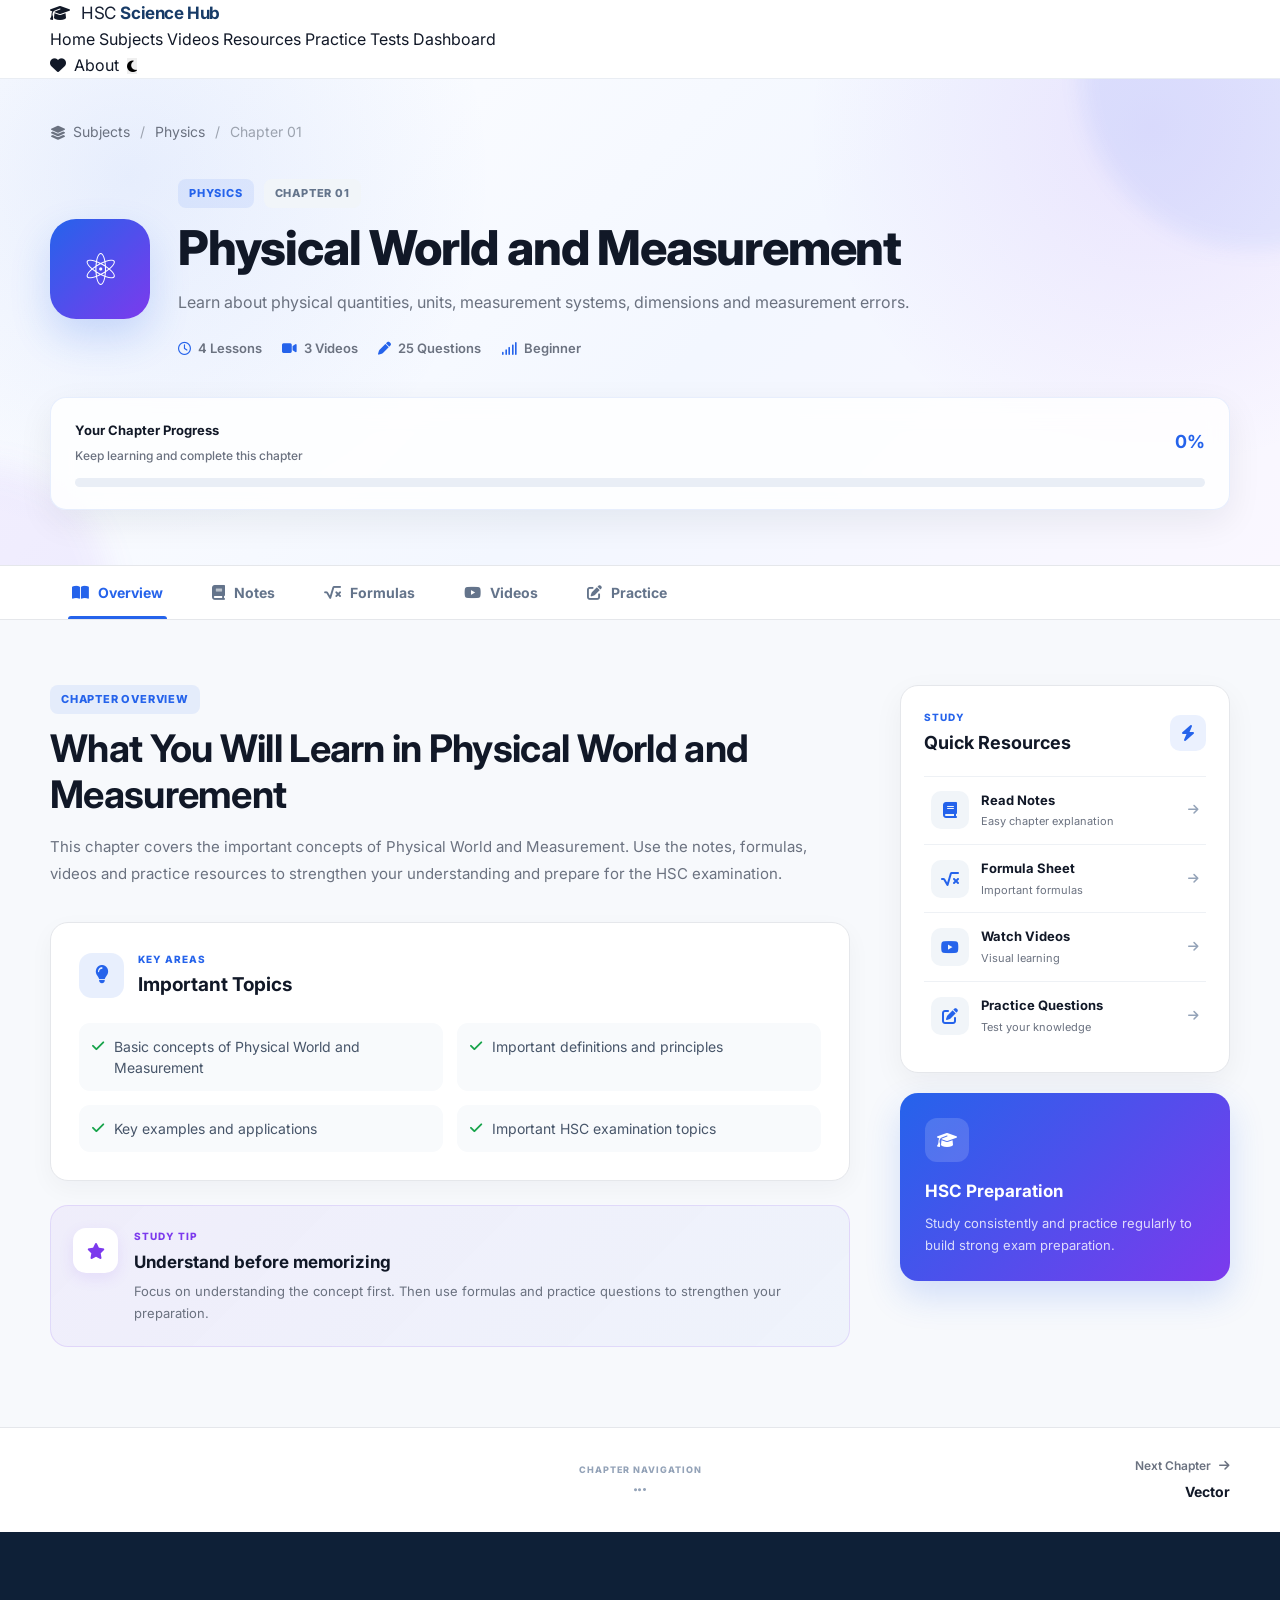
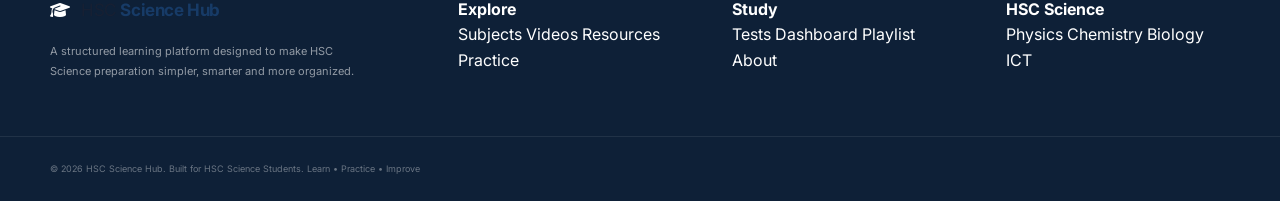
<file: chapter.html>
<!DOCTYPE html>
<html lang="en">

<head>

    <meta charset="UTF-8">
    <meta name="viewport" content="width=device-width, initial-scale=1.0">

    <meta name="description"
        content="HSC Science Hub — Study chapters with notes, formulas, videos and practice questions.">

    <title>Chapter | HSC Science Hub</title>


    <!-- ================= GOOGLE FONTS ================= -->

    <link rel="preconnect" href="https://fonts.googleapis.com">
    <link rel="preconnect" href="https://fonts.gstatic.com" crossorigin>

    <link
        href="https://fonts.googleapis.com/css2?family=Inter:wght@400;500;600;700;800&family=Noto+Sans+Bengali:wght@400;500;600;700&display=swap"
        rel="stylesheet">


    <!-- ================= FONT AWESOME ================= -->

    <link
        rel="stylesheet"
        href="https://cdnjs.cloudflare.com/ajax/libs/font-awesome/6.5.2/css/all.min.css">


    <!-- ================= GLOBAL CSS ================= -->

    <link rel="stylesheet" href="css/style.css">


    <!-- ================= CHAPTER PAGE CSS ================= -->

    <link rel="stylesheet" href="css/chapter.css">

</head>


<body class="chapter-page">


<!-- =========================================================
     HEADER
========================================================= -->

<header class="site-header">

    <div class="container nav-container">


        <!-- LOGO -->

        <a href="index.html" class="logo">

            <span class="logo-icon">
                <i class="fa-solid fa-graduation-cap"></i>
            </span>

            <span class="logo-text">
                HSC <strong>Science Hub</strong>
            </span>

        </a>


        <!-- NAVIGATION -->

        <nav class="main-nav">

            <a href="index.html">
                Home
            </a>

            <a href="subjects.html" class="active">
                Subjects
            </a>

            <a href="videos.html">
                Videos
            </a>

            <a href="books.html">
                Resources
            </a>

            <a href="practice.html">
                Practice
            </a>

            <a href="test.html">
                Tests
            </a>

            <a href="dashboard.html">
                Dashboard
            </a>

        </nav>


        <!-- ACTIONS -->

        <div class="nav-actions">

            <a href="playlist.html"
               class="nav-about">

                <i class="fa-solid fa-heart"></i>

            </a>


            <a href="about.html"
               class="nav-about">

                About

            </a>


            <button
                class="theme-toggle"
                id="themeToggle"
                aria-label="Toggle theme">

                <i class="fa-solid fa-moon"></i>

            </button>

        </div>

    </div>

</header>



<!-- =========================================================
     MAIN
========================================================= -->

<main>


<!-- =========================================================
     CHAPTER HERO
========================================================= -->

<section class="chapter-hero">

    <div class="container">


        <!-- BREADCRUMB -->

        <div class="breadcrumb">

            <a href="subjects.html">

                <i class="fa-solid fa-layer-group"></i>

                Subjects

            </a>

            <span>
                /
            </span>

            <a
                href="#"
                id="subjectLink">

                Physics

            </a>

            <span>
                /
            </span>

            <span id="breadcrumbChapter">

                Chapter 01

            </span>

        </div>



        <!-- HERO CONTENT -->

        <div class="chapter-header">


            <!-- ICON -->

            <div
                class="chapter-header-icon"
                id="chapterIcon">

                <i class="fa-solid fa-atom"></i>

            </div>


            <!-- TEXT -->

            <div class="chapter-header-content">


                <div class="chapter-tags">

                    <span
                        class="section-tag"
                        id="subjectName">

                        PHYSICS

                    </span>


                    <span
                        class="chapter-label"
                        id="chapterNumber">

                        CHAPTER 01

                    </span>

                </div>


                <h1 id="chapterTitle">

                    Physical World and Measurement

                </h1>


                <p id="chapterDescription">

                    Learn the fundamental concepts, measurements,
                    units and important principles of this chapter.

                </p>


                <!-- HERO META -->

                <div class="chapter-meta">


                    <span>

                        <i class="fa-regular fa-clock"></i>

                        4 Lessons

                    </span>


                    <span>

                        <i class="fa-solid fa-video"></i>

                        3 Videos

                    </span>


                    <span>

                        <i class="fa-solid fa-pen"></i>

                        25 Questions

                    </span>


                    <span>

                        <i class="fa-solid fa-signal"></i>

                        Beginner

                    </span>

                </div>

            </div>

        </div>



        <!-- PROGRESS -->

        <div class="chapter-progress-card">


            <div class="progress-info">

                <div>

                    <span>
                        Your Chapter Progress
                    </span>

                    <strong>
                        Keep learning and complete this chapter
                    </strong>

                </div>


                <strong id="progressText">
                    0%
                </strong>

            </div>


            <div class="progress-bar">

                <div
                    class="progress-fill"
                    id="progressFill">
                </div>

            </div>

        </div>

    </div>

</section>



<!-- =========================================================
     CHAPTER TABS
========================================================= -->

<section class="chapter-navigation">

    <div class="container">

        <div class="chapter-tabs">


            <button
                class="chapter-tab active"
                data-section="overview">

                <i class="fa-solid fa-book-open"></i>

                <span>
                    Overview
                </span>

            </button>


            <button
                class="chapter-tab"
                data-section="notes">

                <i class="fa-solid fa-book"></i>

                <span>
                    Notes
                </span>

            </button>


            <button
                class="chapter-tab"
                data-section="formulas">

                <i class="fa-solid fa-square-root-variable"></i>

                <span>
                    Formulas
                </span>

            </button>


            <button
                class="chapter-tab"
                data-section="videos">

                <i class="fa-brands fa-youtube"></i>

                <span>
                    Videos
                </span>

            </button>


            <button
                class="chapter-tab"
                data-section="practice">

                <i class="fa-solid fa-pen-to-square"></i>

                <span>
                    Practice
                </span>

            </button>

        </div>

    </div>

</section>



<!-- =========================================================
     CONTENT
========================================================= -->

<section class="chapter-content">

    <div class="container">


        <!-- =====================================================
             OVERVIEW
        ====================================================== -->

        <div
            class="chapter-section active"
            id="overview">


            <div class="content-grid">


                <!-- MAIN -->

                <div class="main-content">


                    <span class="section-tag">
                        CHAPTER OVERVIEW
                    </span>


                    <h2 id="overviewTitle">

                        What You Will Learn

                    </h2>


                    <p id="overviewText">

                        This chapter introduces the main concepts
                        that students need to understand before
                        moving to more advanced topics.

                    </p>



                    <!-- TOPICS -->

                    <div class="topic-box">


                        <div class="topic-heading">

                            <div class="topic-icon">

                                <i class="fa-solid fa-lightbulb"></i>

                            </div>

                            <div>

                                <span>
                                    KEY AREAS
                                </span>

                                <h3>
                                    Important Topics
                                </h3>

                            </div>

                        </div>


                        <ul id="topicList">

                            <li>

                                <i class="fa-solid fa-check"></i>

                                Fundamental concepts

                            </li>


                            <li>

                                <i class="fa-solid fa-check"></i>

                                Important definitions

                            </li>


                            <li>

                                <i class="fa-solid fa-check"></i>

                                Key principles

                            </li>


                            <li>

                                <i class="fa-solid fa-check"></i>

                                HSC examination concepts

                            </li>

                        </ul>

                    </div>



                    <!-- STUDY TIP -->

                    <div class="study-tip">

                        <div class="study-tip-icon">

                            <i class="fa-solid fa-star"></i>

                        </div>


                        <div>

                            <span>
                                STUDY TIP
                            </span>

                            <h3>
                                Understand before memorizing
                            </h3>

                            <p>
                                Focus on understanding the concept first.
                                Then use formulas and practice questions
                                to strengthen your preparation.
                            </p>

                        </div>

                    </div>

                </div>



                <!-- SIDEBAR -->

                <aside class="chapter-sidebar">


                    <div class="sidebar-card">


                        <div class="sidebar-title">

                            <div>

                                <span>
                                    STUDY
                                </span>

                                <h3>
                                    Quick Resources
                                </h3>

                            </div>

                            <i class="fa-solid fa-bolt"></i>

                        </div>


                        <a href="#notes">

                            <span class="resource-icon">
                                <i class="fa-solid fa-book"></i>
                            </span>

                            <span class="resource-text">

                                <strong>
                                    Read Notes
                                </strong>

                                <small>
                                    Easy chapter explanation
                                </small>

                            </span>

                            <i class="fa-solid fa-arrow-right"></i>

                        </a>


                        <a href="#formulas">

                            <span class="resource-icon">
                                <i class="fa-solid fa-square-root-variable"></i>
                            </span>

                            <span class="resource-text">

                                <strong>
                                    Formula Sheet
                                </strong>

                                <small>
                                    Important formulas
                                </small>

                            </span>

                            <i class="fa-solid fa-arrow-right"></i>

                        </a>


                        <a href="#videos">

                            <span class="resource-icon">
                                <i class="fa-brands fa-youtube"></i>
                            </span>

                            <span class="resource-text">

                                <strong>
                                    Watch Videos
                                </strong>

                                <small>
                                    Visual learning
                                </small>

                            </span>

                            <i class="fa-solid fa-arrow-right"></i>

                        </a>


                        <a href="#practice">

                            <span class="resource-icon">
                                <i class="fa-solid fa-pen-to-square"></i>
                            </span>

                            <span class="resource-text">

                                <strong>
                                    Practice Questions
                                </strong>

                                <small>
                                    Test your knowledge
                                </small>

                            </span>

                            <i class="fa-solid fa-arrow-right"></i>

                        </a>

                    </div>


                    <!-- CHAPTER INFO -->

                    <div class="sidebar-info-card">

                        <div class="info-icon">

                            <i class="fa-solid fa-graduation-cap"></i>

                        </div>

                        <h3>
                            HSC Preparation
                        </h3>

                        <p>
                            Study consistently and practice regularly
                            to build strong exam preparation.
                        </p>

                    </div>

                </aside>

            </div>

        </div>



        <!-- =====================================================
             NOTES
        ====================================================== -->

        <div
            class="chapter-section"
            id="notes">


            <div class="section-intro">

                <span class="section-tag">
                    STUDY NOTES
                </span>

                <h2>
                    Chapter Notes
                </h2>

                <p>
                    Study important concepts using simple,
                    exam-focused explanations.
                </p>

            </div>


            <div class="notes-grid">


                <div class="note-card">

                    <div class="note-card-icon">
                        <i class="fa-solid fa-lightbulb"></i>
                    </div>

                    <span>
                        01
                    </span>

                    <h3>
                        Key Concepts
                    </h3>

                    <p>
                        Important concepts and definitions explained
                        in simple language.
                    </p>

                    <a href="#">
                        Read More
                        <i class="fa-solid fa-arrow-right"></i>
                    </a>

                </div>


                <div class="note-card">

                    <div class="note-card-icon">
                        <i class="fa-solid fa-brain"></i>
                    </div>

                    <span>
                        02
                    </span>

                    <h3>
                        Concept Explanation
                    </h3>

                    <p>
                        Understand difficult topics through easy
                        explanations and examples.
                    </p>

                    <a href="#">
                        Read More
                        <i class="fa-solid fa-arrow-right"></i>
                    </a>

                </div>


                <div class="note-card">

                    <div class="note-card-icon">
                        <i class="fa-solid fa-star"></i>
                    </div>

                    <span>
                        03
                    </span>

                    <h3>
                        Exam Focus
                    </h3>

                    <p>
                        Important topics that are useful for HSC
                        examination preparation.
                    </p>

                    <a href="#">
                        Read More
                        <i class="fa-solid fa-arrow-right"></i>
                    </a>

                </div>

            </div>


            <div class="coming-soon-box">

                <div class="coming-icon">

                    <i class="fa-solid fa-book-open"></i>

                </div>

                <div>

                    <span>
                        COMING SOON
                    </span>

                    <h3>
                        Detailed Chapter Notes
                    </h3>

                    <p>
                        Complete chapter-wise notes and explanations
                        will be added here.
                    </p>

                </div>

            </div>

        </div>



        <!-- =====================================================
             FORMULAS
        ====================================================== -->

        <div
            class="chapter-section"
            id="formulas">


            <div class="section-intro">

                <span class="section-tag">
                    FORMULA SHEET
                </span>

                <h2>
                    Important Formulas
                </h2>

                <p>
                    Keep these formulas handy while solving
                    numerical problems.
                </p>

            </div>


            <div
                class="formula-list"
                id="formulaList">


                <div class="formula-card">

                    <div class="formula-number">
                        01
                    </div>

                    <div class="formula-content">

                        <span>
                            BASIC FORMULA
                        </span>

                        <strong>
                            v = d / t
                        </strong>

                        <p>
                            Speed equals distance divided by time.
                        </p>

                    </div>

                    <button class="formula-copy"
                            type="button"
                            onclick="copyFormula('v = d / t')">

                        <i class="fa-regular fa-copy"></i>

                    </button>

                </div>


                <div class="formula-card">

                    <div class="formula-number">
                        02
                    </div>

                    <div class="formula-content">

                        <span>
                            DENSITY
                        </span>

                        <strong>
                            ρ = m / V
                        </strong>

                        <p>
                            Density equals mass divided by volume.
                        </p>

                    </div>

                    <button class="formula-copy"
                            type="button"
                            onclick="copyFormula('ρ = m / V')">

                        <i class="fa-regular fa-copy"></i>

                    </button>

                </div>


                <div class="formula-card">

                    <div class="formula-number">
                        03
                    </div>

                    <div class="formula-content">

                        <span>
                            ERROR
                        </span>

                        <strong>
                            Error % = (Δx / x) × 100
                        </strong>

                        <p>
                            Used to express measurement error as a percentage.
                        </p>

                    </div>

                    <button class="formula-copy"
                            type="button"
                            onclick="copyFormula('Error % = (Δx / x) × 100')">

                        <i class="fa-regular fa-copy"></i>

                    </button>

                </div>


                <div class="formula-card">

                    <div class="formula-number">
                        04
                    </div>

                    <div class="formula-content">

                        <span>
                            DIMENSION
                        </span>

                        <strong>
                            [Q] = MᵃLᵇTᶜ
                        </strong>

                        <p>
                            General dimensional representation of a quantity.
                        </p>

                    </div>

                    <button class="formula-copy"
                            type="button"
                            onclick="copyFormula('[Q] = MᵃLᵇTᶜ')">

                        <i class="fa-regular fa-copy"></i>

                    </button>

                </div>

            </div>

        </div>



        <!-- =====================================================
             VIDEOS
        ====================================================== -->

        <div
            class="chapter-section"
            id="videos">


            <div class="section-intro">

                <span class="section-tag">
                    VIDEO LESSONS
                </span>

                <h2>
                    Learn Through Videos
                </h2>

                <p>
                    Watch visual lessons to understand difficult
                    concepts more easily.
                </p>

            </div>


            <div class="video-grid">


                <div class="video-card">


                    <div class="video-thumbnail">

                        <div class="video-play">

                            <i class="fa-solid fa-play"></i>

                        </div>

                        <span>
                            LESSON 01
                        </span>

                    </div>


                    <div class="video-card-content">

                        <span class="video-label">
                            CONCEPT
                        </span>

                        <h3>
                            Chapter Introduction
                        </h3>

                        <p>
                            Understand the basic concepts and
                            important ideas of this chapter.
                        </p>


                        <div class="video-details">

                            <span>

                                <i class="fa-regular fa-clock"></i>

                                18 min

                            </span>


                            <span>

                                <i class="fa-solid fa-language"></i>

                                Bangla

                            </span>

                        </div>


                        <button
                            class="btn btn-primary"
                            onclick="showVideoMessage()">

                            Watch Video

                            <i class="fa-solid fa-arrow-right"></i>

                        </button>

                    </div>

                </div>



                <div class="video-card">


                    <div class="video-thumbnail">

                        <div class="video-play">

                            <i class="fa-solid fa-play"></i>

                        </div>

                        <span>
                            LESSON 02
                        </span>

                    </div>


                    <div class="video-card-content">

                        <span class="video-label">
                            PROBLEM SOLVING
                        </span>

                        <h3>
                            Important Problems
                        </h3>

                        <p>
                            Practice important numerical and
                            examination-focused problems.
                        </p>


                        <div class="video-details">

                            <span>

                                <i class="fa-regular fa-clock"></i>

                                22 min

                            </span>


                            <span>

                                <i class="fa-solid fa-language"></i>

                                Bangla

                            </span>

                        </div>


                        <button
                            class="btn btn-primary"
                            onclick="showVideoMessage()">

                            Watch Video

                            <i class="fa-solid fa-arrow-right"></i>

                        </button>

                    </div>

                </div>

            </div>

        </div>



        <!-- =====================================================
             PRACTICE
        ====================================================== -->

        <div
            class="chapter-section"
            id="practice">


            <div class="section-intro">

                <span class="section-tag">
                    PRACTICE ZONE
                </span>

                <h2>
                    Test Your Knowledge
                </h2>

                <p>
                    Practice questions from this chapter and
                    check your understanding.
                </p>

            </div>


            <div class="practice-card">


                <div class="practice-icon">

                    <i class="fa-solid fa-pen-to-square"></i>

                </div>


                <div class="practice-content">

                    <span>
                        CHAPTER PRACTICE
                    </span>

                    <h3>
                        Ready to challenge yourself?
                    </h3>

                    <p>
                        Solve MCQs and important questions from
                        this chapter and identify your weak areas.
                    </p>


                    <div class="practice-stats">

                        <span>

                            <i class="fa-solid fa-list-check"></i>

                            25 Questions

                        </span>


                        <span>

                            <i class="fa-solid fa-clock"></i>

                            20 Minutes

                        </span>


                        <span>

                            <i class="fa-solid fa-chart-simple"></i>

                            Mixed Difficulty

                        </span>

                    </div>

                </div>


                <a
                    href="practice.html"
                    class="btn btn-primary">

                    Start Practice

                    <i class="fa-solid fa-arrow-right"></i>

                </a>

            </div>

        </div>

    </div>

</section>



<!-- =========================================================
     PREVIOUS / NEXT CHAPTER
========================================================= -->

<section class="chapter-navigation-bottom">

    <div class="container">


        <a
            href="#"
            class="previous-chapter"
            id="previousChapter">

            <span>
                <i class="fa-solid fa-arrow-left"></i>
                Previous Chapter
            </span>

            <strong>
                Previous
            </strong>

        </a>


        <div class="chapter-nav-center">

            <span>
                CHAPTER NAVIGATION
            </span>

            <i class="fa-solid fa-ellipsis"></i>

        </div>


        <a
            href="#"
            class="next-chapter"
            id="nextChapter">

            <span>
                Next Chapter
                <i class="fa-solid fa-arrow-right"></i>
            </span>

            <strong>
                Next
            </strong>

        </a>

    </div>

</section>


</main>



<!-- =========================================================
     FOOTER
========================================================= -->

<footer class="site-footer">

    <div class="container footer-grid">


        <div class="footer-brand">


            <a href="index.html" class="logo">

                <span class="logo-icon">

                    <i class="fa-solid fa-graduation-cap"></i>

                </span>

                <span class="logo-text">

                    HSC <strong>Science Hub</strong>

                </span>

            </a>


            <p>
                A structured learning platform designed to make
                HSC Science preparation simpler, smarter and
                more organized.
            </p>

        </div>



        <div class="footer-links">

            <h4>
                Explore
            </h4>

            <a href="subjects.html">
                Subjects
            </a>

            <a href="videos.html">
                Videos
            </a>

            <a href="books.html">
                Resources
            </a>

            <a href="practice.html">
                Practice
            </a>

        </div>



        <div class="footer-links">

            <h4>
                Study
            </h4>

            <a href="test.html">
                Tests
            </a>

            <a href="dashboard.html">
                Dashboard
            </a>

            <a href="playlist.html">
                Playlist
            </a>

            <a href="about.html">
                About
            </a>

        </div>



        <div class="footer-links">

            <h4>
                HSC Science
            </h4>

            <a href="subject.html?subject=physics">
                Physics
            </a>

            <a href="subject.html?subject=chemistry">
                Chemistry
            </a>

            <a href="subject.html?subject=biology">
                Biology
            </a>

            <a href="subject.html?subject=ict">
                ICT
            </a>

        </div>

    </div>


    <div class="footer-bottom">

        <div class="container">

            <span>
                © 2026 HSC Science Hub. Built for HSC Science Students.
            </span>

            <span>
                Learn • Practice • Improve
            </span>

        </div>

    </div>

</footer>



<!-- =========================================================
     JAVASCRIPT
========================================================= -->

<script src="js/app.js"></script>
<script src="js/chapter.js"></script>

</body>
</html>
</file>
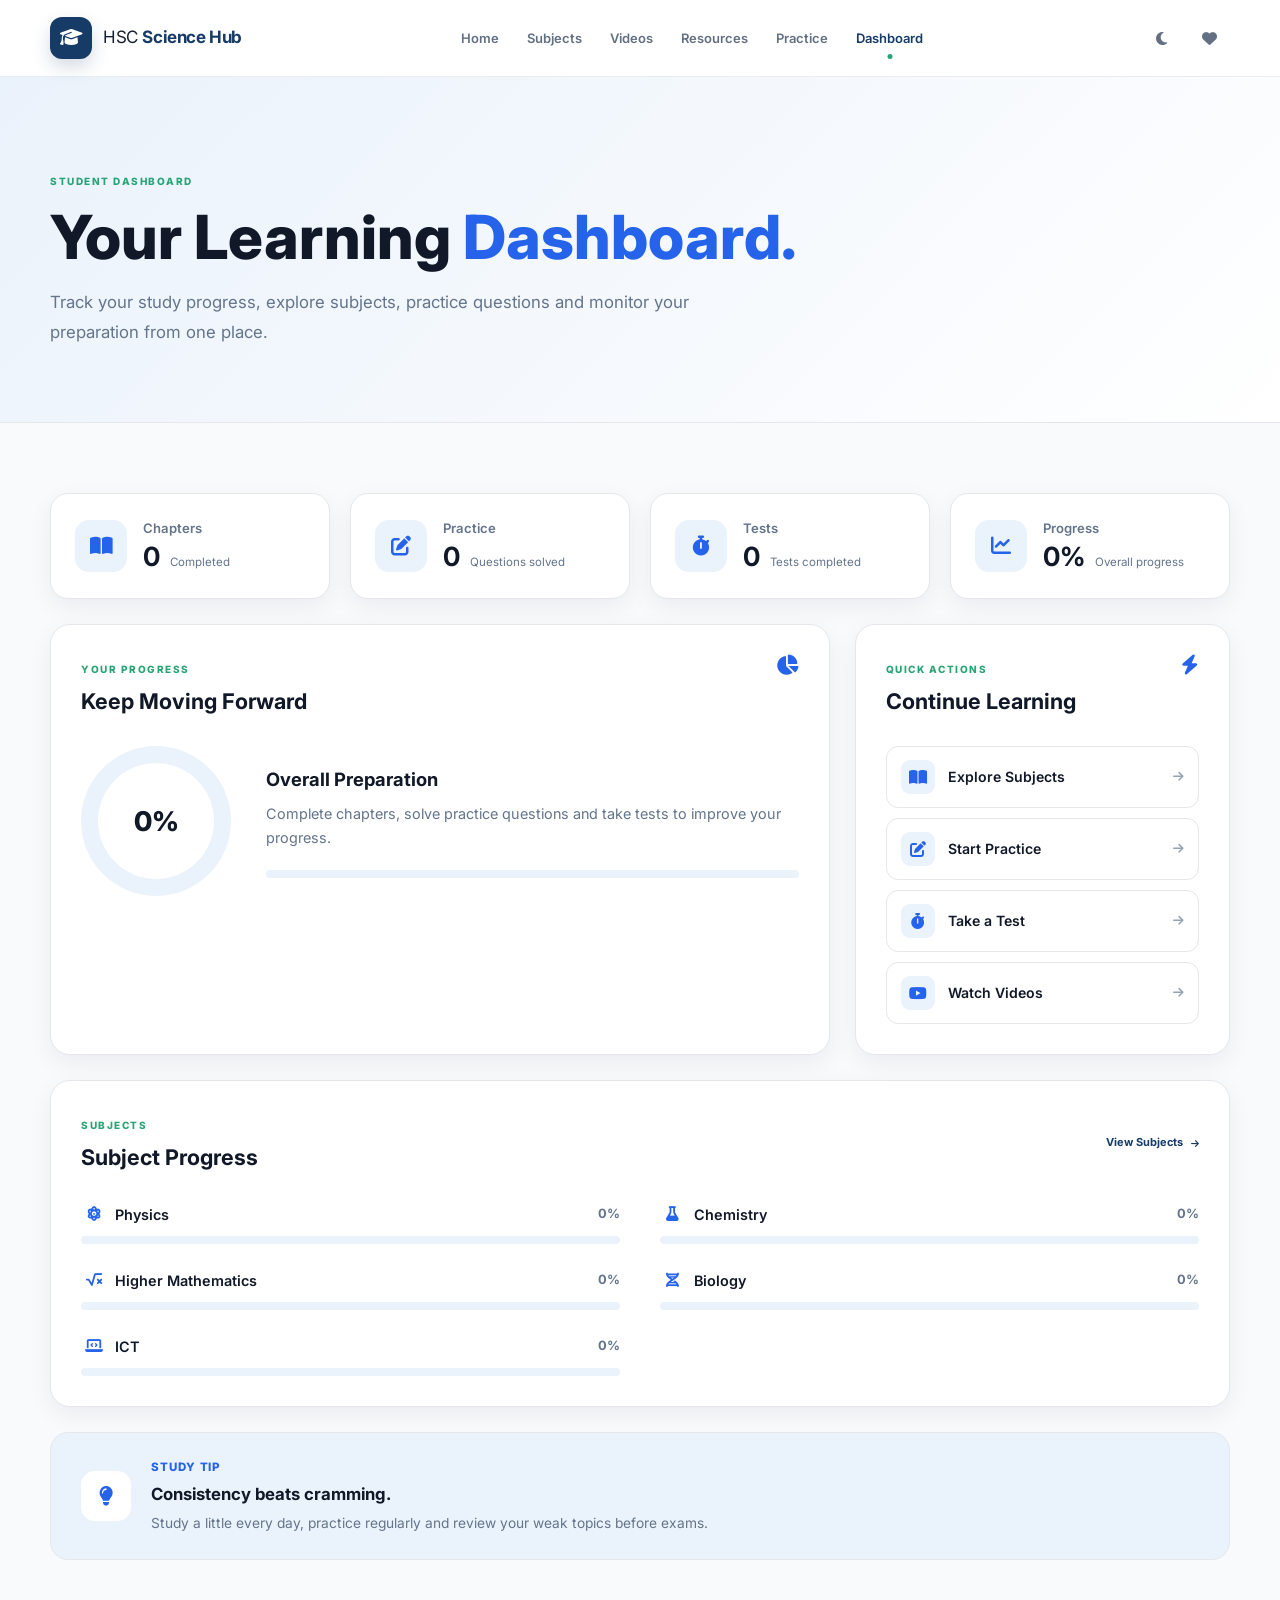
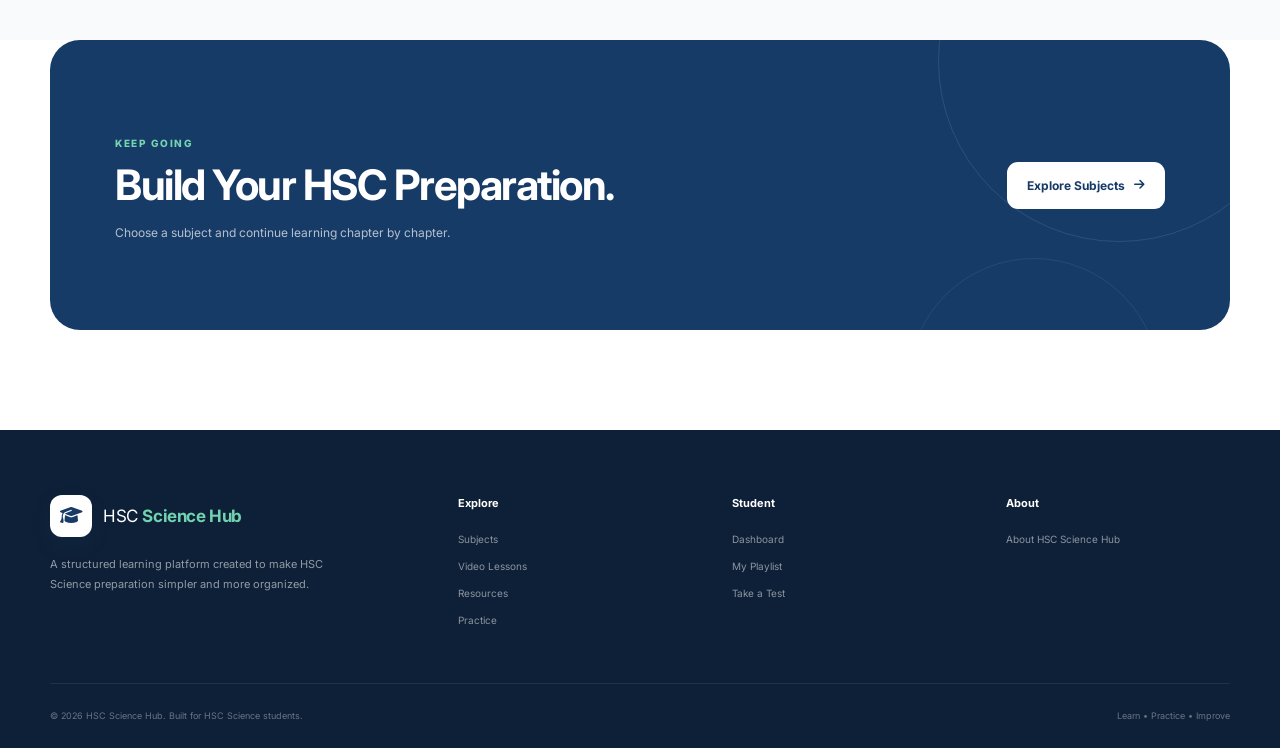
<file: dashboard.html>
<!DOCTYPE html>
<html lang="en">

<head>

    <meta charset="UTF-8">
    <meta name="viewport" content="width=device-width, initial-scale=1.0">

    <meta name="description"
        content="HSC Science Hub — Track your HSC Science learning progress, practice and test performance.">

    <title>Dashboard | HSC Science Hub</title>

    <!-- GOOGLE FONTS -->
    <link rel="preconnect" href="https://fonts.googleapis.com">
    <link rel="preconnect" href="https://fonts.gstatic.com" crossorigin>

    <link
        href="https://fonts.googleapis.com/css2?family=Inter:wght@400;500;600;700;800&family=Noto+Sans+Bengali:wght@400;500;600;700&display=swap"
        rel="stylesheet">

    <!-- FONT AWESOME -->
    <link
        rel="stylesheet"
        href="https://cdnjs.cloudflare.com/ajax/libs/font-awesome/6.5.2/css/all.min.css">

    <!-- GLOBAL CSS -->
    <link rel="stylesheet" href="css/style.css">

    <!-- DASHBOARD CSS -->
    <link rel="stylesheet" href="css/dashboard.css">

</head>


<body>


<!-- =========================================================
     HEADER
========================================================= -->

<header class="site-header">

    <nav class="navbar container">

        <a href="index.html" class="logo">

            <span class="logo-mark">
                <i class="fa-solid fa-graduation-cap"></i>
            </span>

            <span class="logo-text">
                HSC <strong>Science Hub</strong>
            </span>

        </a>


        <div class="nav-links" id="navLinks">

            <a href="index.html">
                Home
            </a>

            <a href="subjects.html">
                Subjects
            </a>

            <a href="videos.html">
                Videos
            </a>

            <a href="books.html">
                Resources
            </a>

            <a href="practice.html">
                Practice
            </a>

            <a href="dashboard.html" class="active">
                Dashboard
            </a>

        </div>


        <div class="nav-actions">

            <button
                class="icon-btn"
                id="themeToggle"
                aria-label="Toggle theme">

                <i class="fa-solid fa-moon"></i>

            </button>


            <a
                href="playlist.html"
                class="icon-btn playlist-btn"
                aria-label="My playlist">

                <i class="fa-solid fa-heart"></i>

            </a>


            <button
                class="menu-btn"
                id="menuBtn"
                aria-label="Open menu">

                <i class="fa-solid fa-bars"></i>

            </button>

        </div>

    </nav>

</header>



<!-- =========================================================
     MAIN
========================================================= -->

<main>


<!-- =========================================================
     DASHBOARD HERO
========================================================= -->

<section class="dashboard-hero">

    <div class="container">

        <div class="dashboard-hero-content">

            <span class="section-label">
                STUDENT DASHBOARD
            </span>

            <h1>
                Your Learning <span>Dashboard.</span>
            </h1>

            <p>
                Track your study progress, explore subjects,
                practice questions and monitor your preparation
                from one place.
            </p>

        </div>

    </div>

</section>



<!-- =========================================================
     DASHBOARD CONTENT
========================================================= -->

<section class="section dashboard-section">

    <div class="container">


        <!-- OVERVIEW CARDS -->

        <div class="dashboard-overview">


            <div class="overview-card">

                <div class="overview-icon">
                    <i class="fa-solid fa-book-open"></i>
                </div>

                <div>

                    <span>
                        Chapters
                    </span>

                    <strong id="chapterProgress">
                        0
                    </strong>

                    <small>
                        Completed
                    </small>

                </div>

            </div>



            <div class="overview-card">

                <div class="overview-icon">
                    <i class="fa-solid fa-pen-to-square"></i>
                </div>

                <div>

                    <span>
                        Practice
                    </span>

                    <strong id="practiceProgress">
                        0
                    </strong>

                    <small>
                        Questions solved
                    </small>

                </div>

            </div>



            <div class="overview-card">

                <div class="overview-icon">
                    <i class="fa-solid fa-stopwatch"></i>
                </div>

                <div>

                    <span>
                        Tests
                    </span>

                    <strong id="testProgress">
                        0
                    </strong>

                    <small>
                        Tests completed
                    </small>

                </div>

            </div>



            <div class="overview-card">

                <div class="overview-icon">
                    <i class="fa-solid fa-chart-line"></i>
                </div>

                <div>

                    <span>
                        Progress
                    </span>

                    <strong id="overallProgress">
                        0%
                    </strong>

                    <small>
                        Overall progress
                    </small>

                </div>

            </div>

        </div>



        <!-- PROGRESS -->

        <div class="dashboard-main-grid">


            <div class="dashboard-card progress-card">

                <div class="dashboard-card-heading">

                    <div>

                        <span class="section-label">
                            YOUR PROGRESS
                        </span>

                        <h2>
                            Keep Moving Forward
                        </h2>

                    </div>

                    <i class="fa-solid fa-chart-pie"></i>

                </div>


                <div class="overall-progress">

                    <div class="progress-circle">

                        <span id="progressCircle">
                            0%
                        </span>

                    </div>

                    <div class="progress-details">

                        <h3>
                            Overall Preparation
                        </h3>

                        <p>
                            Complete chapters, solve practice
                            questions and take tests to improve
                            your progress.
                        </p>

                        <div class="progress-bar">

                            <div
                                class="progress-fill"
                                id="overallProgressBar"
                                style="width:0%;">
                            </div>

                        </div>

                    </div>

                </div>

            </div>



            <!-- QUICK ACTIONS -->

            <div class="dashboard-card quick-card">

                <div class="dashboard-card-heading">

                    <div>

                        <span class="section-label">
                            QUICK ACTIONS
                        </span>

                        <h2>
                            Continue Learning
                        </h2>

                    </div>

                    <i class="fa-solid fa-bolt"></i>

                </div>


                <div class="quick-actions">

                    <a href="subjects.html">

                        <i class="fa-solid fa-book-open"></i>

                        <span>
                            Explore Subjects
                        </span>

                        <i class="fa-solid fa-arrow-right"></i>

                    </a>


                    <a href="practice.html">

                        <i class="fa-solid fa-pen-to-square"></i>

                        <span>
                            Start Practice
                        </span>

                        <i class="fa-solid fa-arrow-right"></i>

                    </a>


                    <a href="test.html">

                        <i class="fa-solid fa-stopwatch"></i>

                        <span>
                            Take a Test
                        </span>

                        <i class="fa-solid fa-arrow-right"></i>

                    </a>


                    <a href="videos.html">

                        <i class="fa-brands fa-youtube"></i>

                        <span>
                            Watch Videos
                        </span>

                        <i class="fa-solid fa-arrow-right"></i>

                    </a>

                </div>

            </div>

        </div>



        <!-- SUBJECT PROGRESS -->

        <div class="dashboard-card subjects-progress-card">

            <div class="dashboard-card-heading">

                <div>

                    <span class="section-label">
                        SUBJECTS
                    </span>

                    <h2>
                        Subject Progress
                    </h2>

                </div>

                <a
                    href="subjects.html"
                    class="text-link">

                    View Subjects

                    <i class="fa-solid fa-arrow-right"></i>

                </a>

            </div>


            <div class="subject-progress-list">


                <div class="subject-progress-item">

                    <div class="subject-progress-info">

                        <span>
                            <i class="fa-solid fa-atom"></i>
                            Physics
                        </span>

                        <strong>
                            0%
                        </strong>

                    </div>

                    <div class="progress-bar">

                        <div
                            class="progress-fill"
                            style="width:0%;">
                        </div>

                    </div>

                </div>



                <div class="subject-progress-item">

                    <div class="subject-progress-info">

                        <span>
                            <i class="fa-solid fa-flask"></i>
                            Chemistry
                        </span>

                        <strong>
                            0%
                        </strong>

                    </div>

                    <div class="progress-bar">

                        <div
                            class="progress-fill"
                            style="width:0%;">
                        </div>

                    </div>

                </div>



                <div class="subject-progress-item">

                    <div class="subject-progress-info">

                        <span>
                            <i class="fa-solid fa-square-root-variable"></i>
                            Higher Mathematics
                        </span>

                        <strong>
                            0%
                        </strong>

                    </div>

                    <div class="progress-bar">

                        <div
                            class="progress-fill"
                            style="width:0%;">
                        </div>

                    </div>

                </div>



                <div class="subject-progress-item">

                    <div class="subject-progress-info">

                        <span>
                            <i class="fa-solid fa-dna"></i>
                            Biology
                        </span>

                        <strong>
                            0%
                        </strong>

                    </div>

                    <div class="progress-bar">

                        <div
                            class="progress-fill"
                            style="width:0%;">
                        </div>

                    </div>

                </div>



                <div class="subject-progress-item">

                    <div class="subject-progress-info">

                        <span>
                            <i class="fa-solid fa-laptop-code"></i>
                            ICT
                        </span>

                        <strong>
                            0%
                        </strong>

                    </div>

                    <div class="progress-bar">

                        <div
                            class="progress-fill"
                            style="width:0%;">
                        </div>

                    </div>

                </div>

            </div>

        </div>



        <!-- STUDY TIPS -->

        <div class="dashboard-tip">

            <div class="tip-icon">

                <i class="fa-solid fa-lightbulb"></i>

            </div>

            <div>

                <span>
                    STUDY TIP
                </span>

                <h3>
                    Consistency beats cramming.
                </h3>

                <p>
                    Study a little every day, practice regularly
                    and review your weak topics before exams.
                </p>

            </div>

        </div>

    </div>

</section>



<!-- =========================================================
     CTA
========================================================= -->

<section class="cta-section">

    <div class="container">

        <div class="cta-card">

            <div>

                <span class="section-label">
                    KEEP GOING
                </span>

                <h2>
                    Build Your HSC Preparation.
                </h2>

                <p>
                    Choose a subject and continue learning
                    chapter by chapter.
                </p>

            </div>


            <a
                href="subjects.html"
                class="btn btn-light">

                Explore Subjects

                <i class="fa-solid fa-arrow-right"></i>

            </a>

        </div>

    </div>

</section>

</main>



<!-- =========================================================
     FOOTER
========================================================= -->

<footer class="site-footer">

    <div class="container footer-grid">


        <div class="footer-brand">

            <a
                href="index.html"
                class="logo footer-logo">

                <span class="logo-mark">

                    <i class="fa-solid fa-graduation-cap"></i>

                </span>

                <span class="logo-text">

                    HSC <strong>Science Hub</strong>

                </span>

            </a>

            <p>
                A structured learning platform created to make
                HSC Science preparation simpler and more organized.
            </p>

        </div>



        <div class="footer-column">

            <h4>
                Explore
            </h4>

            <a href="subjects.html">
                Subjects
            </a>

            <a href="videos.html">
                Video Lessons
            </a>

            <a href="books.html">
                Resources
            </a>

            <a href="practice.html">
                Practice
            </a>

        </div>



        <div class="footer-column">

            <h4>
                Student
            </h4>

            <a href="dashboard.html">
                Dashboard
            </a>

            <a href="playlist.html">
                My Playlist
            </a>

            <a href="test.html">
                Take a Test
            </a>

        </div>



        <div class="footer-column">

            <h4>
                About
            </h4>

            <a href="about.html">
                About HSC Science Hub
            </a>

        </div>

    </div>



    <div class="container footer-bottom">

        <span>
            © 2026 HSC Science Hub. Built for HSC Science students.
        </span>

        <span>
            Learn • Practice • Improve
        </span>

    </div>

</footer>



<!-- =========================================================
     JAVASCRIPT
========================================================= -->

<script src="js/app.js"></script>
<script src="js/dashboard.js"></script>

</body>
</html>
</file>
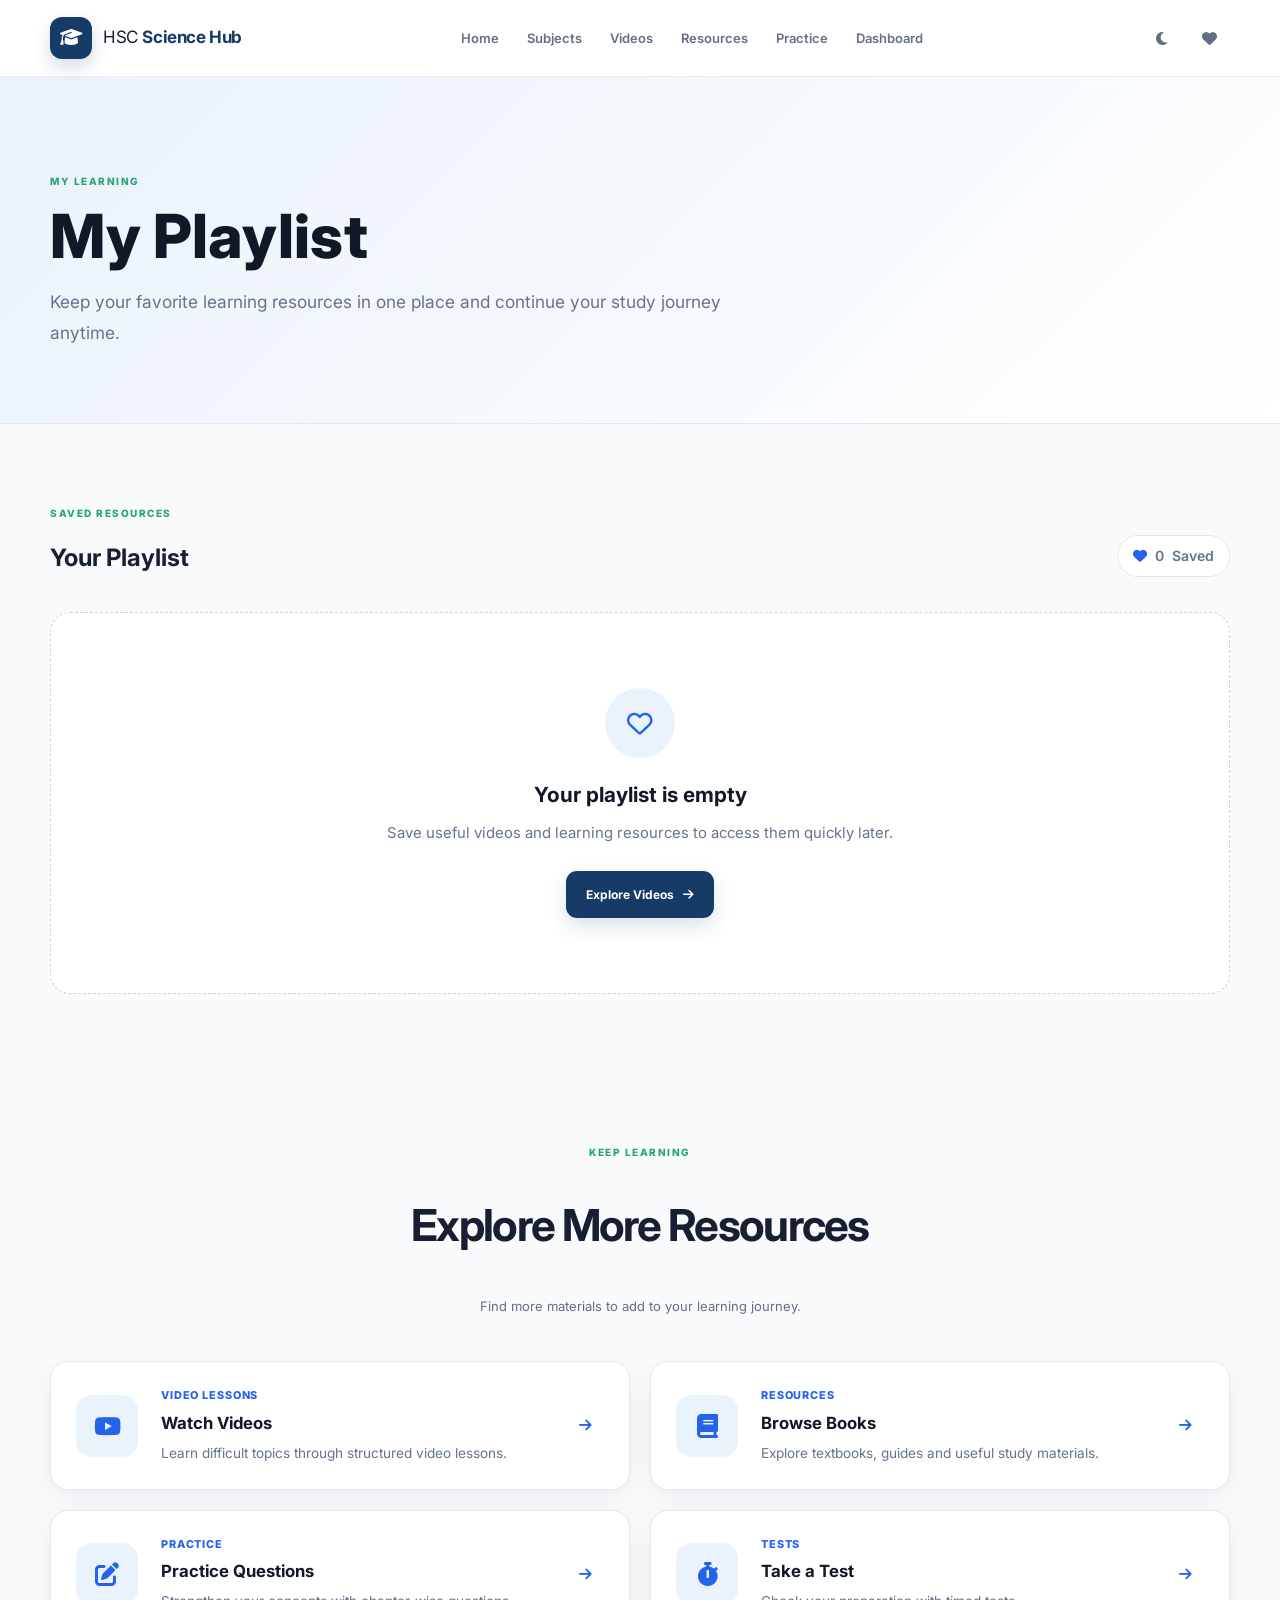
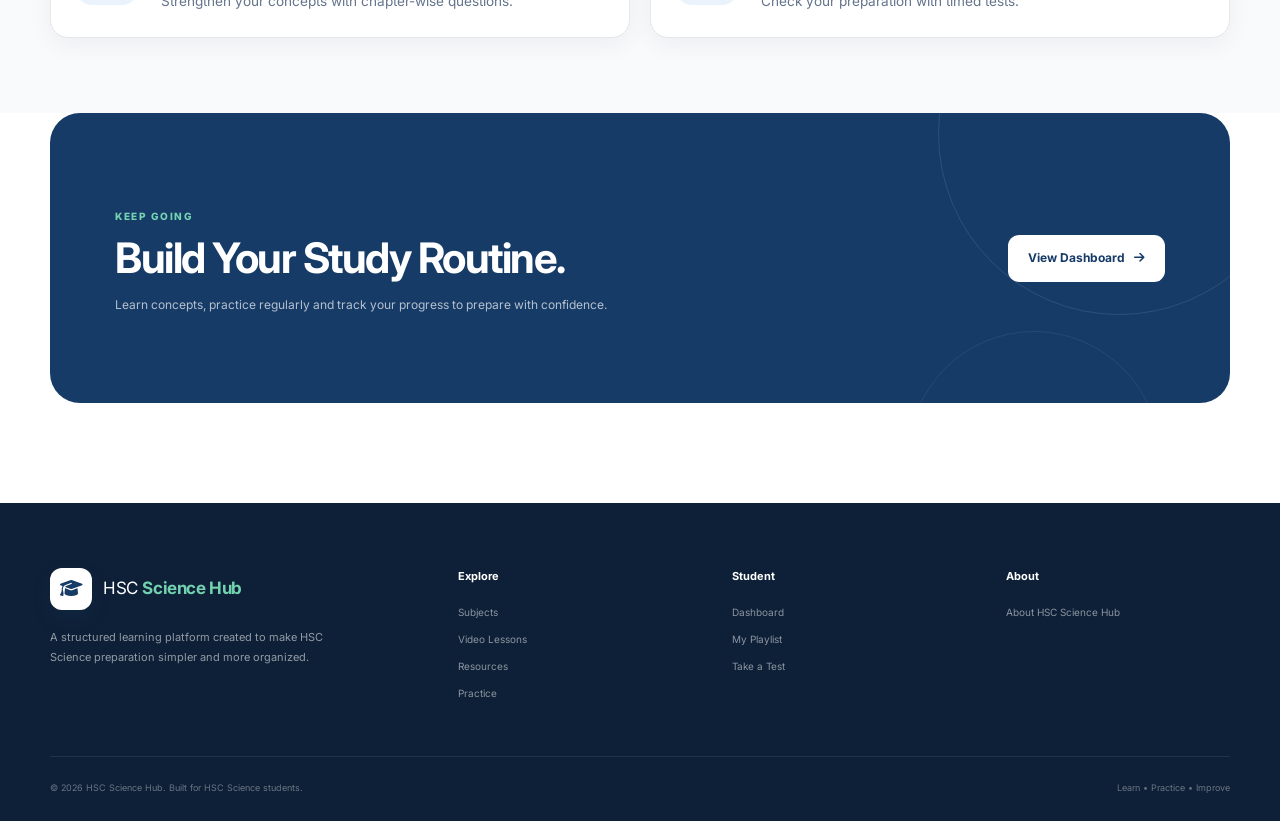
<file: playlist.html>
<!DOCTYPE html>
<html lang="en">

<head>

    <meta charset="UTF-8">
    <meta name="viewport" content="width=device-width, initial-scale=1.0">

    <meta name="description"
        content="My Playlist — Save and organize your favorite HSC Science learning resources.">

    <title>My Playlist | HSC Science Hub</title>

    <!-- GOOGLE FONTS -->
    <link rel="preconnect" href="https://fonts.googleapis.com">
    <link rel="preconnect" href="https://fonts.gstatic.com" crossorigin>

    <link
        href="https://fonts.googleapis.com/css2?family=Inter:wght@400;500;600;700;800&family=Noto+Sans+Bengali:wght@400;500;600;700&display=swap"
        rel="stylesheet">

    <!-- FONT AWESOME -->
    <link
        rel="stylesheet"
        href="https://cdnjs.cloudflare.com/ajax/libs/font-awesome/6.5.2/css/all.min.css">

    <!-- GLOBAL CSS -->
    <link rel="stylesheet" href="css/style.css">

    <!-- PLAYLIST CSS -->
    <link rel="stylesheet" href="css/playlist.css">

</head>


<body class="playlist-page">


<!-- =========================================================
     HEADER
========================================================= -->

<header class="site-header">

    <nav class="navbar container">


        <!-- LOGO -->

        <a href="index.html" class="logo">

            <span class="logo-mark">

                <i class="fa-solid fa-graduation-cap"></i>

            </span>

            <span class="logo-text">

                HSC <strong>Science Hub</strong>

            </span>

        </a>



        <!-- NAVIGATION -->

        <div class="nav-links" id="navLinks">

            <a href="index.html">
                Home
            </a>

            <a href="subjects.html">
                Subjects
            </a>

            <a href="videos.html">
                Videos
            </a>

            <a href="books.html">
                Resources
            </a>

            <a href="practice.html">
                Practice
            </a>

            <a href="dashboard.html">
                Dashboard
            </a>

        </div>



        <!-- ACTIONS -->

        <div class="nav-actions">

            <button
                class="icon-btn"
                id="themeToggle"
                aria-label="Toggle theme">

                <i class="fa-solid fa-moon"></i>

            </button>


            <a
                href="playlist.html"
                class="icon-btn playlist-btn active"
                aria-label="My playlist">

                <i class="fa-solid fa-heart"></i>

            </a>


            <button
                class="menu-btn"
                id="menuBtn"
                aria-label="Open menu">

                <i class="fa-solid fa-bars"></i>

            </button>

        </div>

    </nav>

</header>



<!-- =========================================================
     PAGE HERO
========================================================= -->

<section class="playlist-hero">

    <div class="container">

        <div class="playlist-hero-content">

            <span class="section-label">
                MY LEARNING
            </span>

            <h1>
                My Playlist
            </h1>

            <p>
                Keep your favorite learning resources in one place
                and continue your study journey anytime.
            </p>

        </div>

    </div>

</section>



<!-- =========================================================
     MAIN
========================================================= -->

<main>


<!-- =========================================================
     PLAYLIST SECTION
========================================================= -->

<section class="section playlist-section">

    <div class="container">


        <!-- HEADER -->

        <div class="playlist-heading">

            <div>

                <span class="section-label">
                    SAVED RESOURCES
                </span>

                <h2>
                    Your Playlist
                </h2>

            </div>


            <div class="playlist-count">

                <i class="fa-solid fa-heart"></i>

                <span id="playlistCount">
                    0
                </span>

                Saved

            </div>

        </div>



        <!-- PLAYLIST GRID -->

        <div
            class="playlist-grid"
            id="playlistGrid">
        </div>



        <!-- EMPTY STATE -->

        <div
            class="playlist-empty"
            id="playlistEmpty">

            <div class="empty-icon">

                <i class="fa-regular fa-heart"></i>

            </div>

            <h3>
                Your playlist is empty
            </h3>

            <p>
                Save useful videos and learning resources
                to access them quickly later.
            </p>

            <a
                href="videos.html"
                class="btn btn-primary">

                Explore Videos

                <i class="fa-solid fa-arrow-right"></i>

            </a>

        </div>

    </div>

</section>



<!-- =========================================================
     QUICK ACCESS
========================================================= -->

<section class="section playlist-tools">

    <div class="container">


        <div class="section-heading centered">

            <span class="section-label">
                KEEP LEARNING
            </span>

            <h2>
                Explore More Resources
            </h2>

            <p>
                Find more materials to add to your learning journey.
            </p>

        </div>



        <div class="playlist-resource-grid">


            <!-- VIDEOS -->

            <a
                href="videos.html"
                class="playlist-resource-card">

                <div class="playlist-resource-icon">

                    <i class="fa-brands fa-youtube"></i>

                </div>

                <div>

                    <span>
                        VIDEO LESSONS
                    </span>

                    <h3>
                        Watch Videos
                    </h3>

                    <p>
                        Learn difficult topics through
                        structured video lessons.
                    </p>

                </div>

                <i class="fa-solid fa-arrow-right"></i>

            </a>



            <!-- BOOKS -->

            <a
                href="books.html"
                class="playlist-resource-card">

                <div class="playlist-resource-icon">

                    <i class="fa-solid fa-book"></i>

                </div>

                <div>

                    <span>
                        RESOURCES
                    </span>

                    <h3>
                        Browse Books
                    </h3>

                    <p>
                        Explore textbooks, guides and
                        useful study materials.
                    </p>

                </div>

                <i class="fa-solid fa-arrow-right"></i>

            </a>



            <!-- PRACTICE -->

            <a
                href="practice.html"
                class="playlist-resource-card">

                <div class="playlist-resource-icon">

                    <i class="fa-solid fa-pen-to-square"></i>

                </div>

                <div>

                    <span>
                        PRACTICE
                    </span>

                    <h3>
                        Practice Questions
                    </h3>

                    <p>
                        Strengthen your concepts with
                        chapter-wise questions.
                    </p>

                </div>

                <i class="fa-solid fa-arrow-right"></i>

            </a>



            <!-- TEST -->

            <a
                href="test.html"
                class="playlist-resource-card">

                <div class="playlist-resource-icon">

                    <i class="fa-solid fa-stopwatch"></i>

                </div>

                <div>

                    <span>
                        TESTS
                    </span>

                    <h3>
                        Take a Test
                    </h3>

                    <p>
                        Check your preparation with
                        timed tests.
                    </p>

                </div>

                <i class="fa-solid fa-arrow-right"></i>

            </a>

        </div>

    </div>

</section>



<!-- =========================================================
     FINAL CTA
========================================================= -->

<section class="cta-section">

    <div class="container">

        <div class="cta-card">

            <div>

                <span class="section-label">
                    KEEP GOING
                </span>

                <h2>
                    Build Your Study Routine.
                </h2>

                <p>
                    Learn concepts, practice regularly and
                    track your progress to prepare with confidence.
                </p>

            </div>


            <a
                href="dashboard.html"
                class="btn btn-light">

                View Dashboard

                <i class="fa-solid fa-arrow-right"></i>

            </a>

        </div>

    </div>

</section>


</main>



<!-- =========================================================
     FOOTER
========================================================= -->

<footer class="site-footer">

    <div class="container footer-grid">


        <!-- BRAND -->

        <div class="footer-brand">

            <a
                href="index.html"
                class="logo footer-logo">

                <span class="logo-mark">

                    <i class="fa-solid fa-graduation-cap"></i>

                </span>

                <span class="logo-text">

                    HSC <strong>Science Hub</strong>

                </span>

            </a>


            <p>
                A structured learning platform created to make
                HSC Science preparation simpler and more organized.
            </p>

        </div>



        <!-- EXPLORE -->

        <div class="footer-column">

            <h4>
                Explore
            </h4>

            <a href="subjects.html">
                Subjects
            </a>

            <a href="videos.html">
                Video Lessons
            </a>

            <a href="books.html">
                Resources
            </a>

            <a href="practice.html">
                Practice
            </a>

        </div>



        <!-- STUDENT -->

        <div class="footer-column">

            <h4>
                Student
            </h4>

            <a href="dashboard.html">
                Dashboard
            </a>

            <a href="playlist.html">
                My Playlist
            </a>

            <a href="test.html">
                Take a Test
            </a>

        </div>



        <!-- ABOUT -->

        <div class="footer-column">

            <h4>
                About
            </h4>

            <a href="about.html">
                About HSC Science Hub
            </a>

        </div>

    </div>



    <div class="container footer-bottom">

        <span>
            © 2026 HSC Science Hub. Built for HSC Science students.
        </span>

        <span>
            Learn • Practice • Improve
        </span>

    </div>

</footer>



<!-- =========================================================
     JAVASCRIPT
========================================================= -->

<script src="js/app.js"></script>


<script>

/* =========================================================
   PLAYLIST DATA
========================================================= */

let playlist =
    JSON.parse(
        localStorage.getItem("hsc-playlist")
    ) || [];



/* =========================================================
   DOM ELEMENTS
========================================================= */

const playlistGrid =
    document.getElementById("playlistGrid");

const playlistEmpty =
    document.getElementById("playlistEmpty");

const playlistCount =
    document.getElementById("playlistCount");



/* =========================================================
   SAVE PLAYLIST
========================================================= */

function savePlaylist() {

    localStorage.setItem(
        "hsc-playlist",
        JSON.stringify(playlist)
    );

}



/* =========================================================
   RENDER PLAYLIST
========================================================= */

function renderPlaylist() {

    playlistGrid.innerHTML = "";

    playlistCount.textContent =
        playlist.length;


    if (playlist.length === 0) {

        playlistEmpty.style.display =
            "block";

        return;

    }


    playlistEmpty.style.display =
        "none";


    playlist.forEach(
        (item, index) => {

            const card =
                document.createElement("article");

            card.className =
                "playlist-card";


            card.innerHTML = `

                <div class="playlist-card-icon">

                    <i class="fa-solid ${item.icon || "fa-book"}"></i>

                </div>


                <div class="playlist-card-content">

                    <span class="playlist-card-subject">
                        ${item.subject || "HSC Science"}
                    </span>

                    <h3>
                        ${item.title || "Learning Resource"}
                    </h3>

                    <p>
                        ${item.description || "Saved learning resource."}
                    </p>


                    <div class="playlist-card-actions">

                        <a
                            href="${item.link || "videos.html"}"
                            class="playlist-open">

                            Open Resource

                            <i class="fa-solid fa-arrow-right"></i>

                        </a>


                        <button
                            class="playlist-remove"
                            onclick="removeFromPlaylist(${index})"
                            aria-label="Remove from playlist">

                            <i class="fa-solid fa-trash"></i>

                        </button>

                    </div>

                </div>

            `;


            playlistGrid.appendChild(card);

        }
    );

}



/* =========================================================
   REMOVE ITEM
========================================================= */

function removeFromPlaylist(index) {

    playlist.splice(index, 1);

    savePlaylist();

    renderPlaylist();

}



/* =========================================================
   THEME
========================================================= */

const themeToggle =
    document.getElementById(
        "themeToggle"
    );


const savedTheme =
    localStorage.getItem(
        "hsc-theme"
    );


if (savedTheme === "dark") {

    document.body.classList.add(
        "dark-mode"
    );

    themeToggle.innerHTML =
        '<i class="fa-solid fa-sun"></i>';

}


themeToggle.addEventListener(
    "click",
    () => {

        document.body.classList.toggle(
            "dark-mode"
        );


        const dark =
            document.body.classList.contains(
                "dark-mode"
            );


        localStorage.setItem(
            "hsc-theme",
            dark
                ? "dark"
                : "light"
        );


        themeToggle.innerHTML =
            dark
                ? '<i class="fa-solid fa-sun"></i>'
                : '<i class="fa-solid fa-moon"></i>';

    }
);



/* =========================================================
   MOBILE MENU
========================================================= */

const menuBtn =
    document.getElementById(
        "menuBtn"
    );

const navLinks =
    document.getElementById(
        "navLinks"
    );


if (menuBtn) {

    menuBtn.addEventListener(
        "click",
        () => {

            navLinks.classList.toggle(
                "show"
            );

        }
    );

}



/* =========================================================
   INITIAL LOAD
========================================================= */

renderPlaylist();

</script>

</body>
</html>
</file>
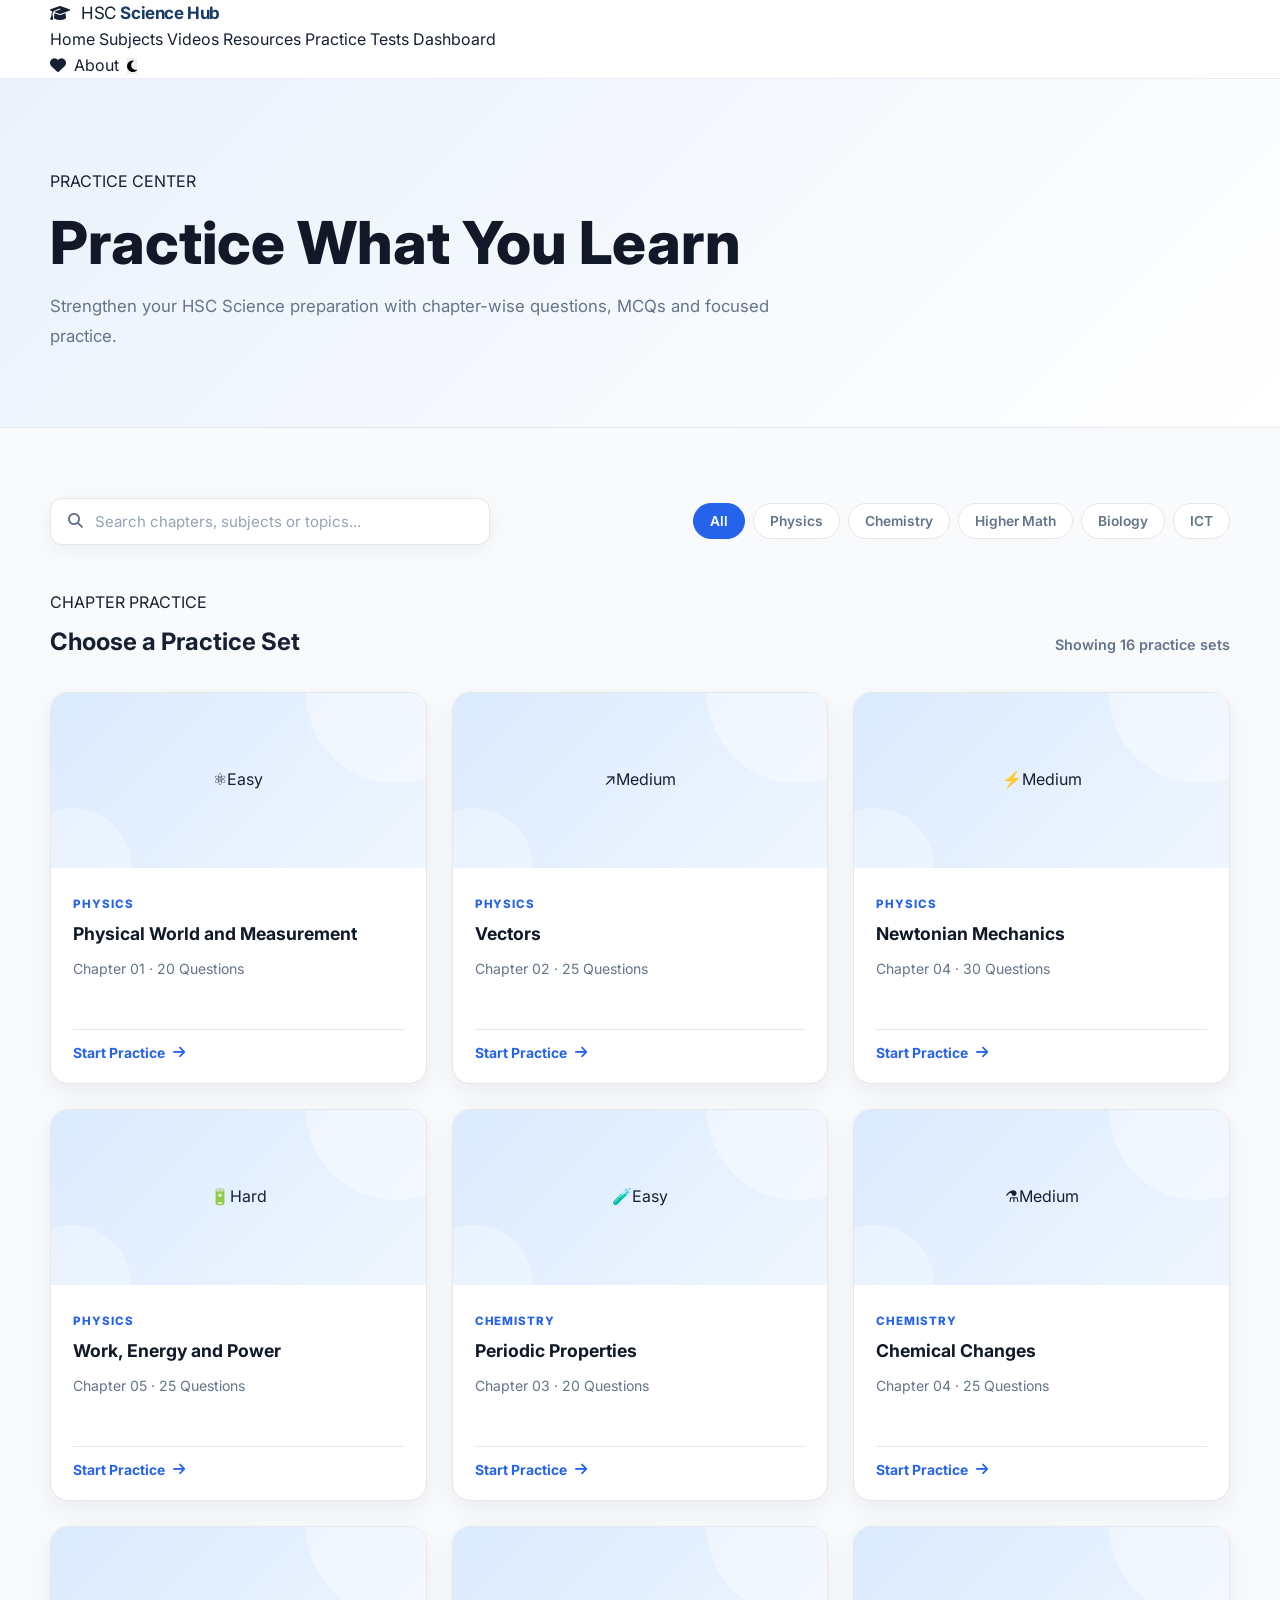
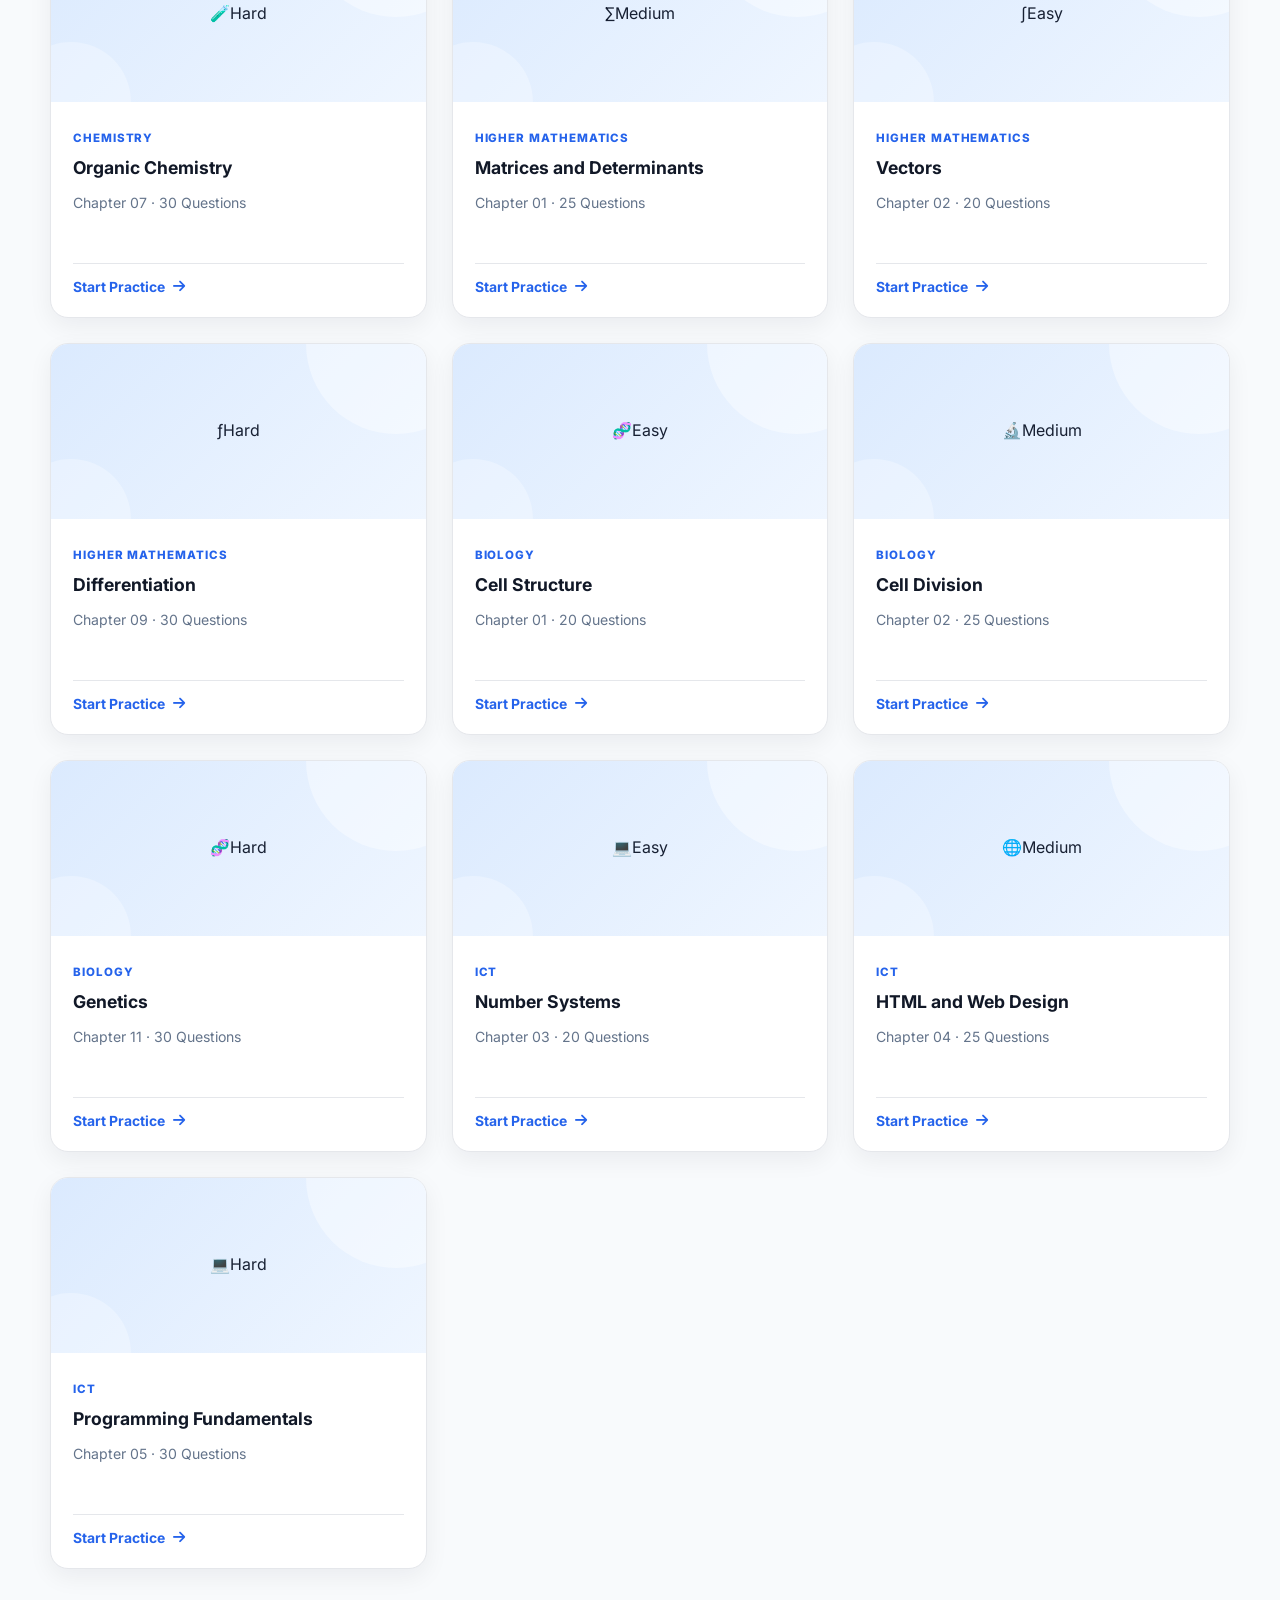
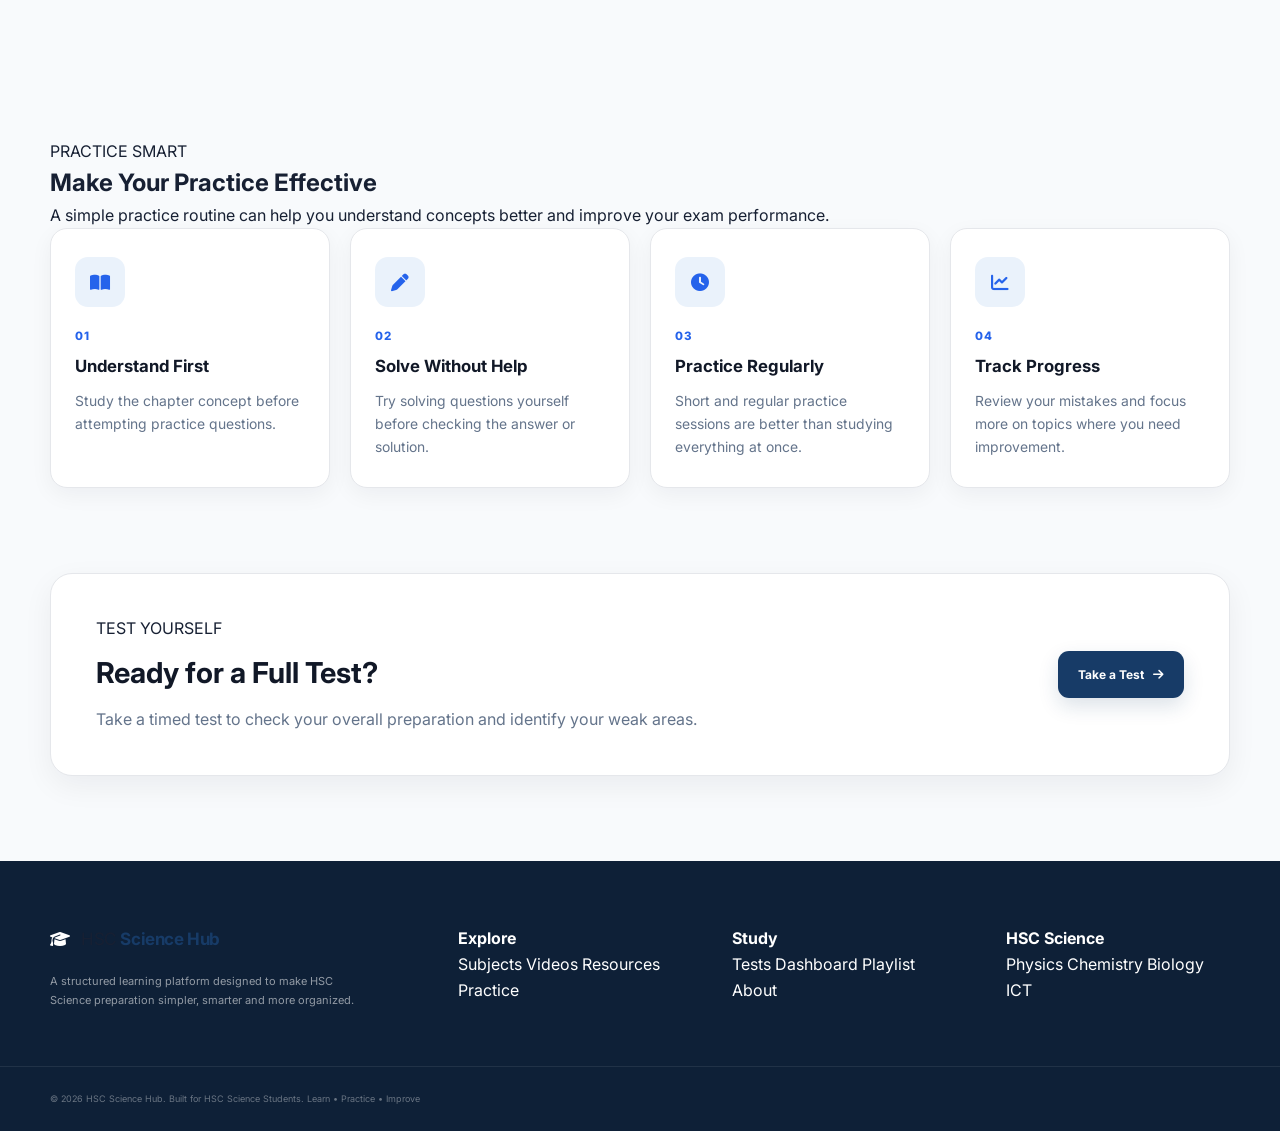
<file: practice.html>
<!DOCTYPE html>
<html lang="en">

<head>

    <meta charset="UTF-8">
    <meta name="viewport" content="width=device-width, initial-scale=1.0">

    <meta name="description"
        content="HSC Science Hub — Practice questions and chapter-wise exercises for HSC Science students.">

    <title>Practice | HSC Science Hub</title>

    <!-- GOOGLE FONTS -->
    <link rel="preconnect" href="https://fonts.googleapis.com">
    <link rel="preconnect" href="https://fonts.gstatic.com" crossorigin>

    <link
        href="https://fonts.googleapis.com/css2?family=Inter:wght@400;500;600;700;800&family=Noto+Sans+Bengali:wght@400;500;600;700&display=swap"
        rel="stylesheet">

    <!-- FONT AWESOME -->
    <link
        rel="stylesheet"
        href="https://cdnjs.cloudflare.com/ajax/libs/font-awesome/6.5.2/css/all.min.css">

    <!-- GLOBAL CSS -->
    <link rel="stylesheet" href="css/style.css">

    <!-- PRACTICE PAGE CSS -->
    <link rel="stylesheet" href="css/practice.css">

</head>


<body class="practice-page">


<!-- =========================================================
     HEADER
========================================================= -->

<header class="site-header">

    <div class="container nav-container">

        <!-- LOGO -->

        <a href="index.html" class="logo">

            <span class="logo-icon">
                <i class="fa-solid fa-graduation-cap"></i>
            </span>

            <span class="logo-text">
                HSC <strong>Science Hub</strong>
            </span>

        </a>


        <!-- NAVIGATION -->

        <nav class="main-nav">

            <a href="index.html">
                Home
            </a>

            <a href="subjects.html">
                Subjects
            </a>

            <a href="videos.html">
                Videos
            </a>

            <a href="books.html">
                Resources
            </a>

            <a href="practice.html" class="active">
                Practice
            </a>

            <a href="test.html">
                Tests
            </a>

            <a href="dashboard.html">
                Dashboard
            </a>

        </nav>


        <!-- ACTIONS -->

        <div class="nav-actions">

            <a href="playlist.html" class="nav-about">

                <i class="fa-solid fa-heart"></i>

            </a>

            <a href="about.html" class="nav-about">
                About
            </a>

            <button
                class="theme-toggle"
                id="themeToggle"
                aria-label="Toggle theme">

                <i class="fa-solid fa-moon"></i>

            </button>

        </div>

    </div>

</header>



<!-- =========================================================
     PAGE HERO
========================================================= -->

<section class="practice-hero">

    <div class="container">

        <div class="practice-hero-content">

            <span class="section-tag">
                PRACTICE CENTER
            </span>

            <h1>
                Practice What You Learn
            </h1>

            <p>
                Strengthen your HSC Science preparation with
                chapter-wise questions, MCQs and focused practice.
            </p>

        </div>

    </div>

</section>



<!-- =========================================================
     MAIN
========================================================= -->

<main>


<!-- =========================================================
     PRACTICE SECTION
========================================================= -->

<section class="practice-section">

    <div class="container">


        <!-- TOOLBAR -->

        <div class="practice-toolbar">


            <div class="practice-search">

                <i class="fa-solid fa-magnifying-glass"></i>

                <input
                    type="text"
                    id="practiceSearch"
                    placeholder="Search chapters, subjects or topics..."
                    autocomplete="off">

            </div>


            <div class="practice-filters">

                <button
                    class="practice-filter active"
                    data-filter="all">

                    All

                </button>

                <button
                    class="practice-filter"
                    data-filter="physics">

                    Physics

                </button>

                <button
                    class="practice-filter"
                    data-filter="chemistry">

                    Chemistry

                </button>

                <button
                    class="practice-filter"
                    data-filter="higher-math">

                    Higher Math

                </button>

                <button
                    class="practice-filter"
                    data-filter="biology">

                    Biology

                </button>

                <button
                    class="practice-filter"
                    data-filter="ict">

                    ICT

                </button>

            </div>

        </div>



        <!-- HEADING -->

        <div class="practice-heading">

            <div>

                <span class="section-tag">
                    CHAPTER PRACTICE
                </span>

                <h2>
                    Choose a Practice Set
                </h2>

            </div>

            <span id="practiceCount">
                Showing all practice sets
            </span>

        </div>



        <!-- PRACTICE GRID -->

        <div
            class="practice-grid"
            id="practiceGrid">
        </div>



        <!-- EMPTY STATE -->

        <div
            class="practice-empty"
            id="practiceEmpty"
            style="display:none;">

            <div class="empty-icon">

                <i class="fa-solid fa-magnifying-glass"></i>

            </div>

            <h3>
                No practice sets found
            </h3>

            <p>
                Try another search term or select a different subject.
            </p>

        </div>

    </div>

</section>



<!-- =========================================================
     PRACTICE TIPS
========================================================= -->

<section class="practice-tips">

    <div class="container">


        <div class="section-intro">

            <span class="section-tag">
                PRACTICE SMART
            </span>

            <h2>
                Make Your Practice Effective
            </h2>

            <p>
                A simple practice routine can help you understand
                concepts better and improve your exam performance.
            </p>

        </div>



        <div class="practice-tips-grid">


            <div class="practice-tip-card">

                <div class="practice-tip-icon">

                    <i class="fa-solid fa-book-open"></i>

                </div>

                <span>
                    01
                </span>

                <h3>
                    Understand First
                </h3>

                <p>
                    Study the chapter concept before attempting
                    practice questions.
                </p>

            </div>



            <div class="practice-tip-card">

                <div class="practice-tip-icon">

                    <i class="fa-solid fa-pen"></i>

                </div>

                <span>
                    02
                </span>

                <h3>
                    Solve Without Help
                </h3>

                <p>
                    Try solving questions yourself before checking
                    the answer or solution.
                </p>

            </div>



            <div class="practice-tip-card">

                <div class="practice-tip-icon">

                    <i class="fa-solid fa-clock"></i>

                </div>

                <span>
                    03
                </span>

                <h3>
                    Practice Regularly
                </h3>

                <p>
                    Short and regular practice sessions are better
                    than studying everything at once.
                </p>

            </div>



            <div class="practice-tip-card">

                <div class="practice-tip-icon">

                    <i class="fa-solid fa-chart-line"></i>

                </div>

                <span>
                    04
                </span>

                <h3>
                    Track Progress
                </h3>

                <p>
                    Review your mistakes and focus more on topics
                    where you need improvement.
                </p>

            </div>

        </div>

    </div>

</section>



<!-- =========================================================
     CTA
========================================================= -->

<section class="practice-cta">

    <div class="container">

        <div class="practice-cta-box">

            <div>

                <span class="section-tag">
                    TEST YOURSELF
                </span>

                <h2>
                    Ready for a Full Test?
                </h2>

                <p>
                    Take a timed test to check your overall
                    preparation and identify your weak areas.
                </p>

            </div>

            <a
                href="test.html"
                class="btn btn-primary">

                Take a Test

                <i class="fa-solid fa-arrow-right"></i>

            </a>

        </div>

    </div>

</section>


</main>



<!-- =========================================================
     FOOTER
========================================================= -->

<footer class="site-footer">

    <div class="container footer-grid">


        <div class="footer-brand">

            <a href="index.html" class="logo">

                <span class="logo-icon">

                    <i class="fa-solid fa-graduation-cap"></i>

                </span>

                <span class="logo-text">

                    HSC <strong>Science Hub</strong>

                </span>

            </a>

            <p>
                A structured learning platform designed to make
                HSC Science preparation simpler, smarter and
                more organized.
            </p>

        </div>



        <div class="footer-links">

            <h4>
                Explore
            </h4>

            <a href="subjects.html">
                Subjects
            </a>

            <a href="videos.html">
                Videos
            </a>

            <a href="books.html">
                Resources
            </a>

            <a href="practice.html">
                Practice
            </a>

        </div>



        <div class="footer-links">

            <h4>
                Study
            </h4>

            <a href="test.html">
                Tests
            </a>

            <a href="dashboard.html">
                Dashboard
            </a>

            <a href="playlist.html">
                Playlist
            </a>

            <a href="about.html">
                About
            </a>

        </div>



        <div class="footer-links">

            <h4>
                HSC Science
            </h4>

            <a href="subject.html?subject=physics">
                Physics
            </a>

            <a href="subject.html?subject=chemistry">
                Chemistry
            </a>

            <a href="subject.html?subject=biology">
                Biology
            </a>

            <a href="subject.html?subject=ict">
                ICT
            </a>

        </div>

    </div>



    <div class="footer-bottom">

        <div class="container">

            <span>
                © 2026 HSC Science Hub. Built for HSC Science Students.
            </span>

            <span>
                Learn • Practice • Improve
            </span>

        </div>

    </div>

</footer>



<!-- =========================================================
     JAVASCRIPT
========================================================= -->

<script src="js/app.js"></script>


<script>

/* =========================================================
   PRACTICE DATA
========================================================= */

const practiceSets = [

    {
        title: "Physical World and Measurement",
        subject: "physics",
        subjectName: "Physics",
        chapter: "Chapter 01",
        questions: 20,
        difficulty: "Easy",
        icon: "⚛"
    },

    {
        title: "Vectors",
        subject: "physics",
        subjectName: "Physics",
        chapter: "Chapter 02",
        questions: 25,
        difficulty: "Medium",
        icon: "↗"
    },

    {
        title: "Newtonian Mechanics",
        subject: "physics",
        subjectName: "Physics",
        chapter: "Chapter 04",
        questions: 30,
        difficulty: "Medium",
        icon: "⚡"
    },

    {
        title: "Work, Energy and Power",
        subject: "physics",
        subjectName: "Physics",
        chapter: "Chapter 05",
        questions: 25,
        difficulty: "Hard",
        icon: "🔋"
    },


    {
        title: "Periodic Properties",
        subject: "chemistry",
        subjectName: "Chemistry",
        chapter: "Chapter 03",
        questions: 20,
        difficulty: "Easy",
        icon: "🧪"
    },

    {
        title: "Chemical Changes",
        subject: "chemistry",
        subjectName: "Chemistry",
        chapter: "Chapter 04",
        questions: 25,
        difficulty: "Medium",
        icon: "⚗"
    },

    {
        title: "Organic Chemistry",
        subject: "chemistry",
        subjectName: "Chemistry",
        chapter: "Chapter 07",
        questions: 30,
        difficulty: "Hard",
        icon: "🧪"
    },


    {
        title: "Matrices and Determinants",
        subject: "higher-math",
        subjectName: "Higher Mathematics",
        chapter: "Chapter 01",
        questions: 25,
        difficulty: "Medium",
        icon: "∑"
    },

    {
        title: "Vectors",
        subject: "higher-math",
        subjectName: "Higher Mathematics",
        chapter: "Chapter 02",
        questions: 20,
        difficulty: "Easy",
        icon: "∫"
    },

    {
        title: "Differentiation",
        subject: "higher-math",
        subjectName: "Higher Mathematics",
        chapter: "Chapter 09",
        questions: 30,
        difficulty: "Hard",
        icon: "ƒ"
    },


    {
        title: "Cell Structure",
        subject: "biology",
        subjectName: "Biology",
        chapter: "Chapter 01",
        questions: 20,
        difficulty: "Easy",
        icon: "🧬"
    },

    {
        title: "Cell Division",
        subject: "biology",
        subjectName: "Biology",
        chapter: "Chapter 02",
        questions: 25,
        difficulty: "Medium",
        icon: "🔬"
    },

    {
        title: "Genetics",
        subject: "biology",
        subjectName: "Biology",
        chapter: "Chapter 11",
        questions: 30,
        difficulty: "Hard",
        icon: "🧬"
    },


    {
        title: "Number Systems",
        subject: "ict",
        subjectName: "ICT",
        chapter: "Chapter 03",
        questions: 20,
        difficulty: "Easy",
        icon: "💻"
    },

    {
        title: "HTML and Web Design",
        subject: "ict",
        subjectName: "ICT",
        chapter: "Chapter 04",
        questions: 25,
        difficulty: "Medium",
        icon: "🌐"
    },

    {
        title: "Programming Fundamentals",
        subject: "ict",
        subjectName: "ICT",
        chapter: "Chapter 05",
        questions: 30,
        difficulty: "Hard",
        icon: "💻"
    }

];



/* =========================================================
   DOM ELEMENTS
========================================================= */

const practiceGrid =
    document.getElementById("practiceGrid");

const practiceSearch =
    document.getElementById("practiceSearch");

const practiceEmpty =
    document.getElementById("practiceEmpty");

const practiceCount =
    document.getElementById("practiceCount");


let currentFilter = "all";



/* =========================================================
   RENDER PRACTICE SETS
========================================================= */

function renderPracticeSets() {

    const searchTerm =
        practiceSearch.value
            .toLowerCase()
            .trim();


    const filteredSets =
        practiceSets.filter(set => {

            const matchesSubject =
                currentFilter === "all" ||
                set.subject === currentFilter;


            const matchesSearch =
                set.title
                    .toLowerCase()
                    .includes(searchTerm) ||

                set.subjectName
                    .toLowerCase()
                    .includes(searchTerm) ||

                set.chapter
                    .toLowerCase()
                    .includes(searchTerm) ||

                set.difficulty
                    .toLowerCase()
                    .includes(searchTerm);


            return (
                matchesSubject &&
                matchesSearch
            );

        });


    practiceGrid.innerHTML = "";


    if (filteredSets.length === 0) {

        practiceEmpty.style.display =
            "block";

        practiceCount.textContent =
            "No practice sets found";

        return;

    }


    practiceEmpty.style.display =
        "none";


    practiceCount.textContent =
        `Showing ${filteredSets.length} practice set${filteredSets.length > 1 ? "s" : ""}`;


    filteredSets.forEach(set => {

        const card =
            document.createElement("article");

        card.className =
            "practice-card";


        card.innerHTML = `

            <div class="practice-card-top">

                <div class="practice-card-icon">
                    ${set.icon}
                </div>

                <span class="practice-difficulty ${set.difficulty.toLowerCase()}">
                    ${set.difficulty}
                </span>

            </div>


            <div class="practice-card-content">

                <span class="practice-subject">
                    ${set.subjectName}
                </span>

                <h3>
                    ${set.title}
                </h3>

                <p>
                    ${set.chapter} · ${set.questions} Questions
                </p>


                <div class="practice-card-bottom">

                    <button
                        class="practice-action"
                        onclick="practiceMessage('${set.title}')">

                        Start Practice

                        <i class="fa-solid fa-arrow-right"></i>

                    </button>

                </div>

            </div>

        `;


        practiceGrid.appendChild(card);

    });

}



/* =========================================================
   FILTER BUTTONS
========================================================= */

const filterButtons =
    document.querySelectorAll(
        ".practice-filter"
    );


filterButtons.forEach(button => {

    button.addEventListener(
        "click",
        () => {

            filterButtons.forEach(btn =>
                btn.classList.remove(
                    "active"
                )
            );


            button.classList.add(
                "active"
            );


            currentFilter =
                button.dataset.filter;


            renderPracticeSets();

        }
    );

});



/* =========================================================
   SEARCH
========================================================= */

practiceSearch.addEventListener(
    "input",
    renderPracticeSets
);



/* =========================================================
   PRACTICE MESSAGE
========================================================= */

function practiceMessage(title) {

    alert(
        `"${title}" practice questions will be available here soon!`
    );

}



/* =========================================================
   THEME
========================================================= */

const themeToggle =
    document.getElementById(
        "themeToggle"
    );


const savedTheme =
    localStorage.getItem(
        "hsc-theme"
    );


if (savedTheme === "dark") {

    document.body.classList.add(
        "dark-mode"
    );

    themeToggle.innerHTML =
        '<i class="fa-solid fa-sun"></i>';

}


themeToggle.addEventListener(
    "click",
    () => {

        document.body.classList.toggle(
            "dark-mode"
        );


        const isDark =
            document.body.classList.contains(
                "dark-mode"
            );


        localStorage.setItem(
            "hsc-theme",
            isDark
                ? "dark"
                : "light"
        );


        themeToggle.innerHTML =
            isDark
                ? '<i class="fa-solid fa-sun"></i>'
                : '<i class="fa-solid fa-moon"></i>';

    }
);



/* =========================================================
   INITIAL LOAD
========================================================= */

renderPracticeSets();

</script>

</body>
</html>
</file>
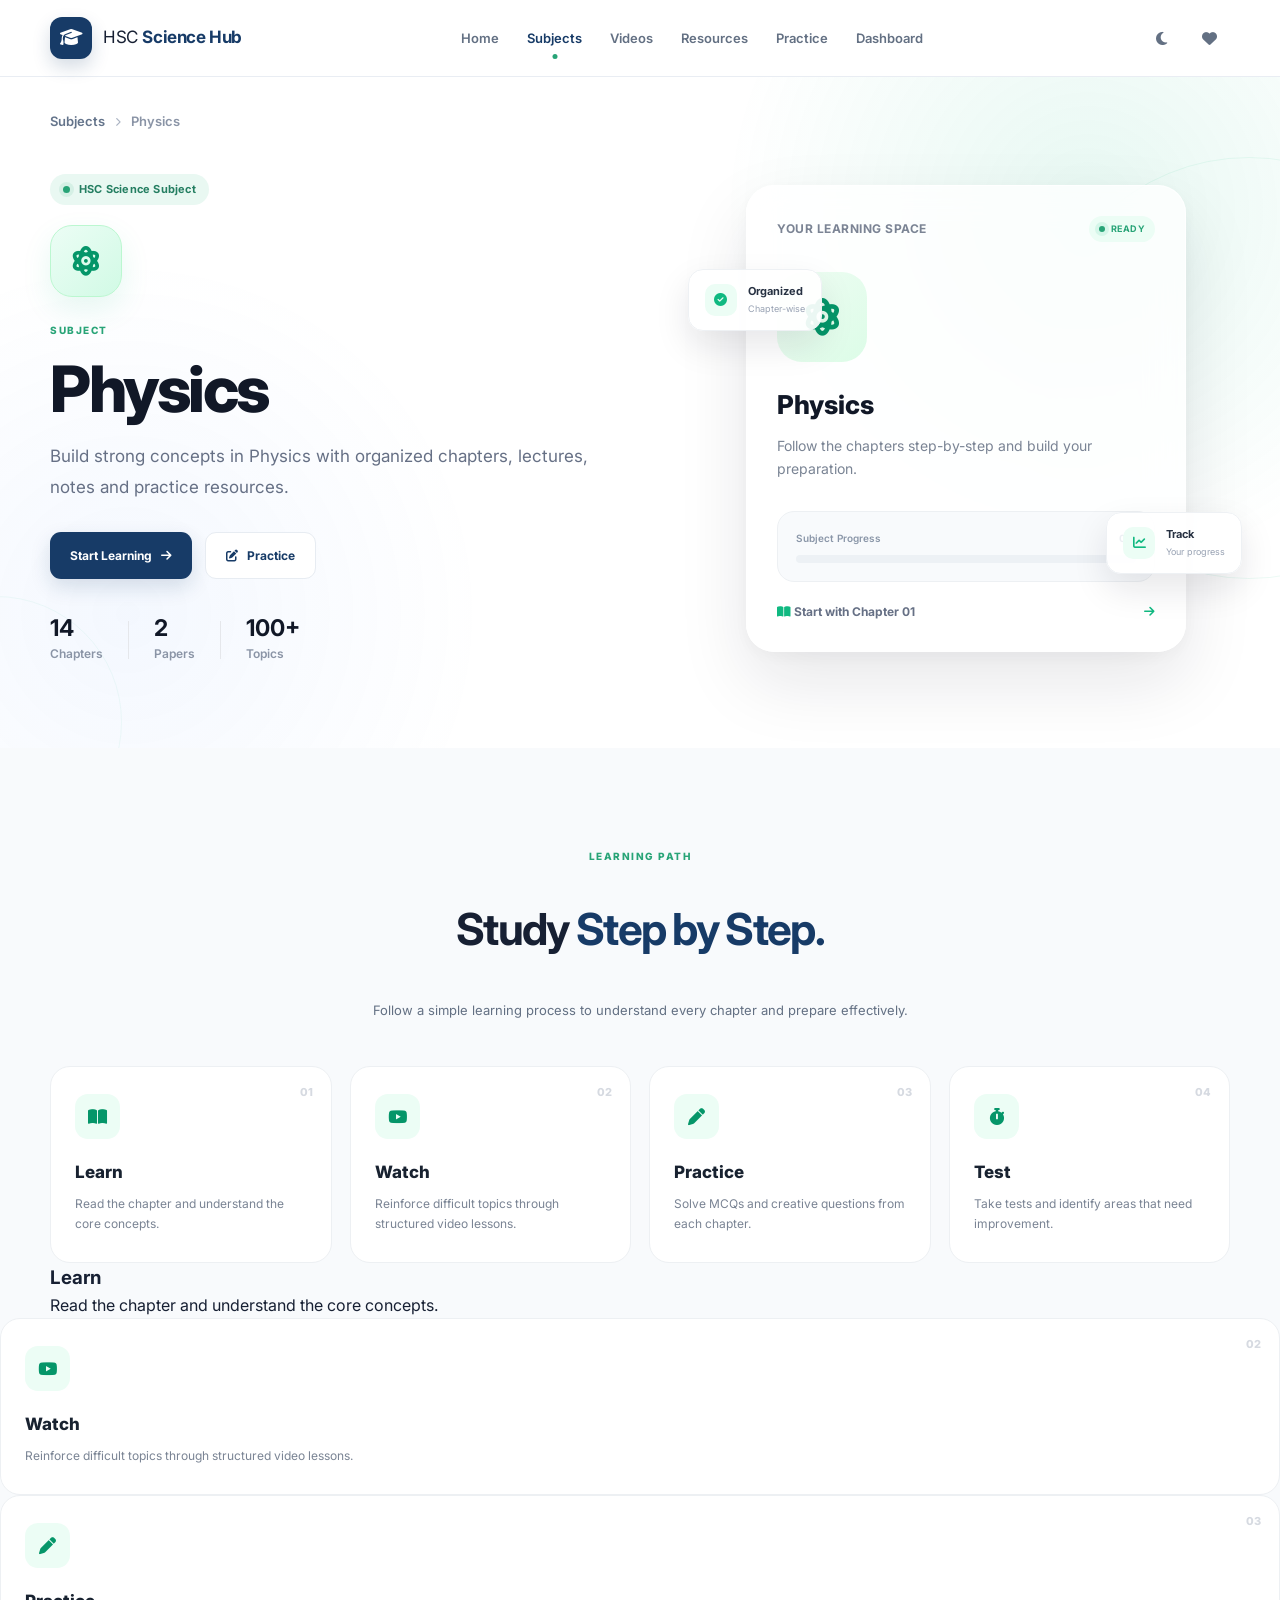
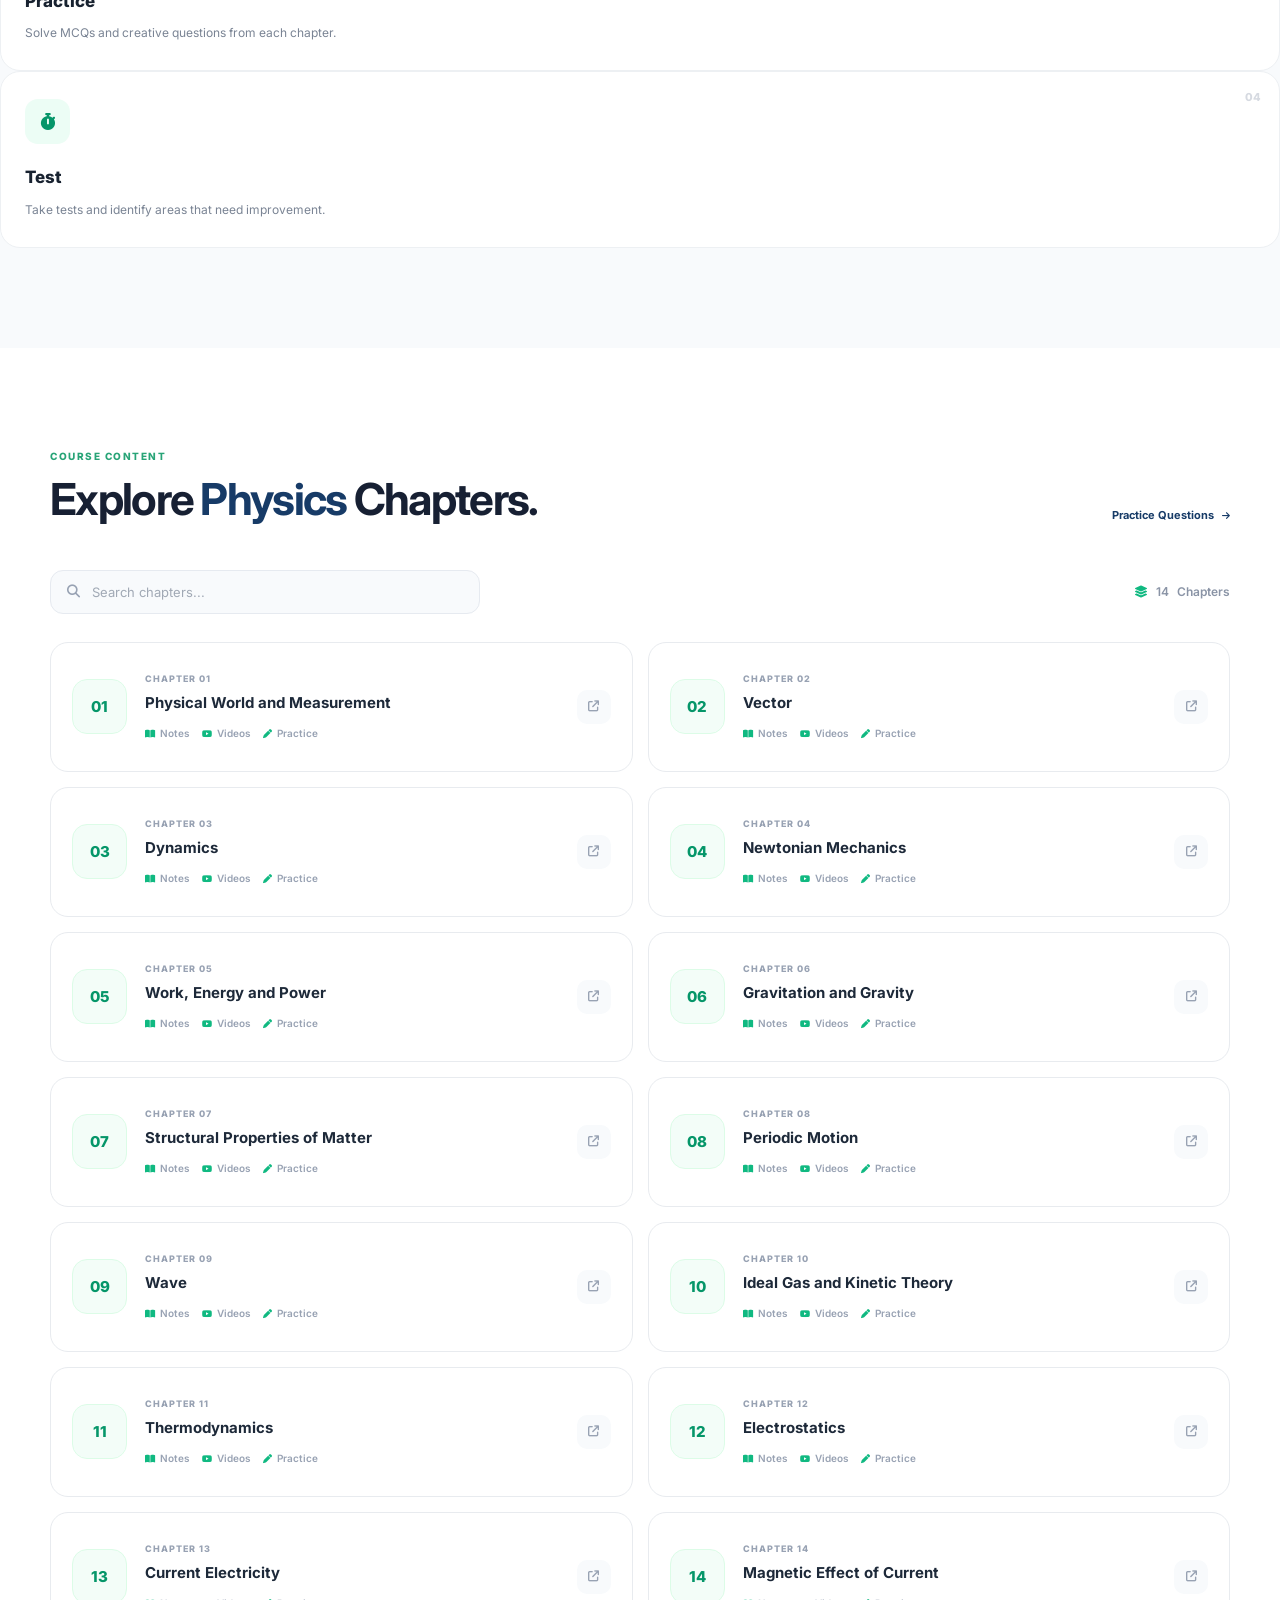
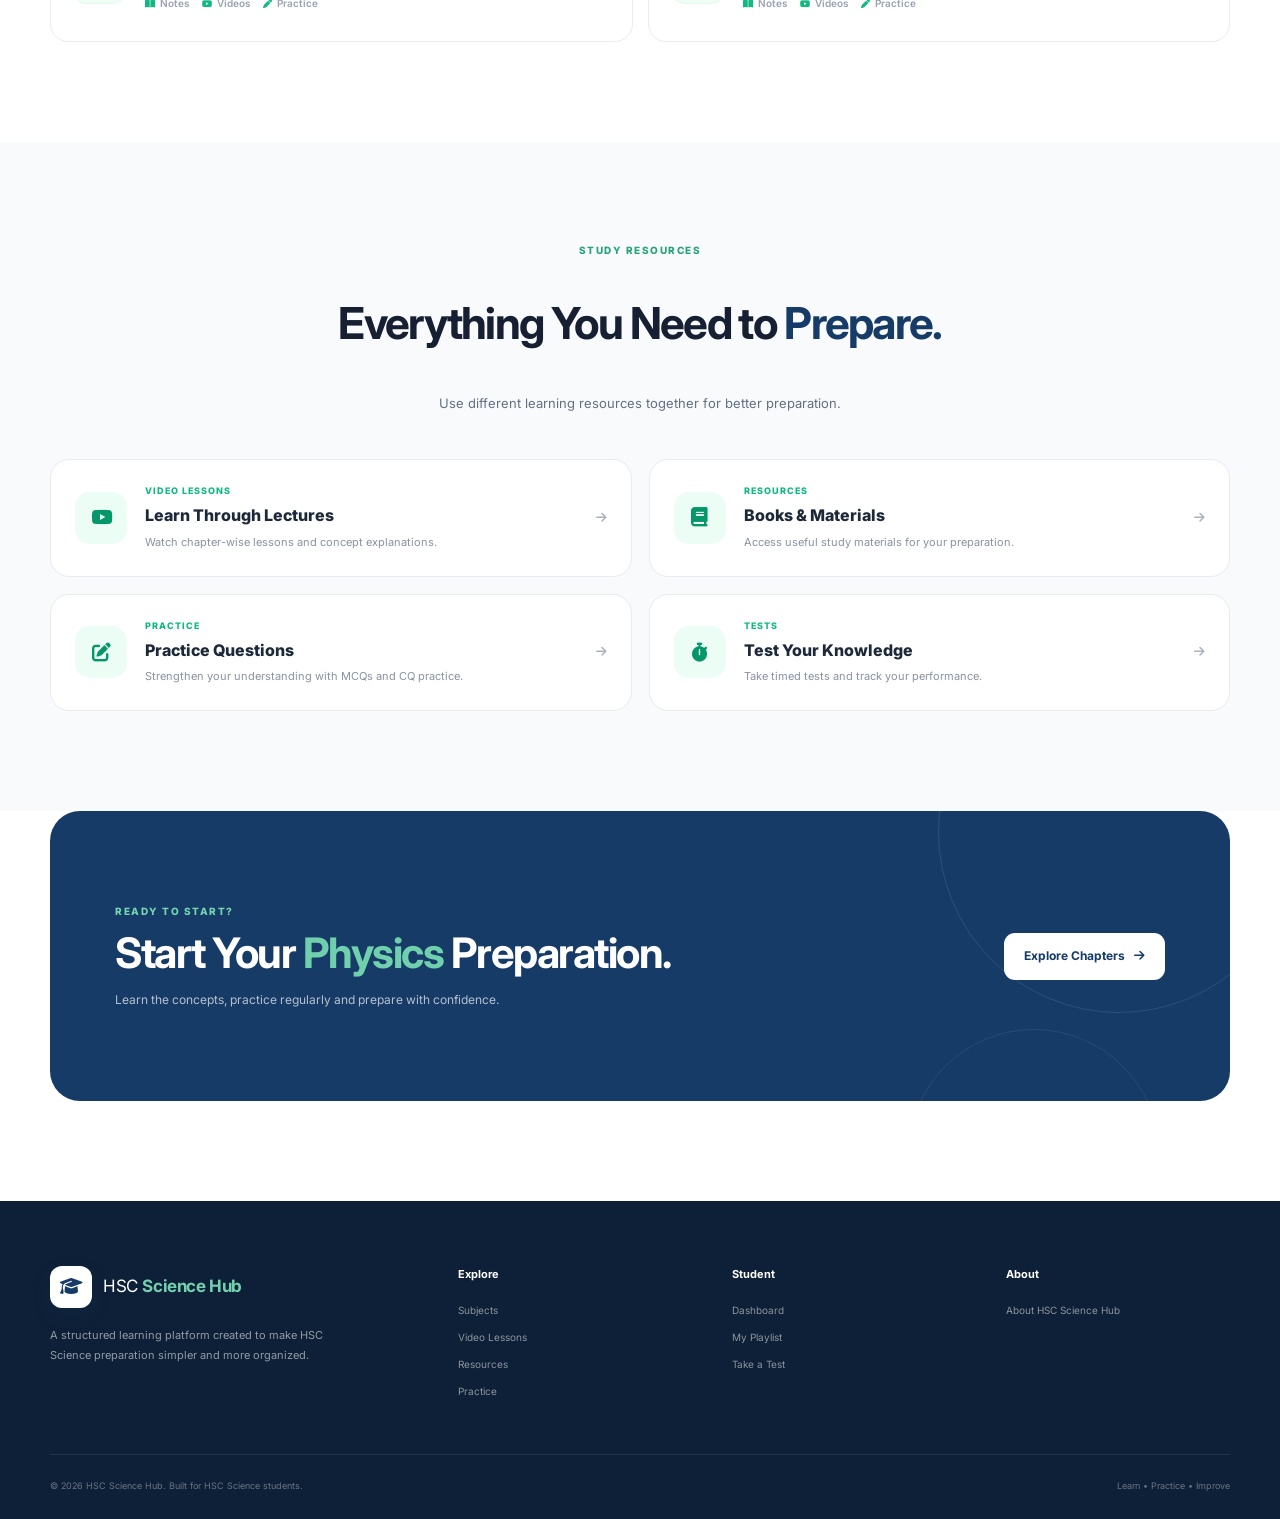
<file: subject.html>
<link rel="stylesheet" href="css/style.css">
<link rel="stylesheet" href="css/subject.css">
<!DOCTYPE html>
<html lang="en">
<head>
    <meta charset="UTF-8">
    <meta name="viewport" content="width=device-width, initial-scale=1.0">

    <meta name="description"
        content="Explore HSC Science subject chapters, lectures, notes, practice and learning resources.">

    <title>Subject | HSC Science Hub</title>

    <!-- Google Fonts -->
    <link rel="preconnect" href="https://fonts.googleapis.com">
    <link rel="preconnect" href="https://fonts.gstatic.com" crossorigin>

    <link
        href="https://fonts.googleapis.com/css2?family=Inter:wght@400;500;600;700;800&family=Noto+Sans+Bengali:wght@400;500;600;700&display=swap"
        rel="stylesheet">

    <!-- Font Awesome -->
    <link
        rel="stylesheet"
        href="https://cdnjs.cloudflare.com/ajax/libs/font-awesome/6.5.2/css/all.min.css">

    <!-- Main CSS -->
    <link rel="stylesheet" href="css/style.css">
</head>


<body>


    <!-- =====================================================
         NAVBAR
    ====================================================== -->

    <header class="site-header">

        <nav class="navbar container">

            <a href="index.html" class="logo">

                <span class="logo-mark">
                    <i class="fa-solid fa-graduation-cap"></i>
                </span>

                <span class="logo-text">
                    HSC <strong>Science Hub</strong>
                </span>

            </a>


            <div class="nav-links" id="navLinks">

                <a href="index.html">
                    Home
                </a>

                <a href="subjects.html" class="active">
                    Subjects
                </a>

                <a href="videos.html">
                    Videos
                </a>

                <a href="books.html">
                    Resources
                </a>

                <a href="practice.html">
                    Practice
                </a>

                <a href="dashboard.html">
                    Dashboard
                </a>

            </div>


            <div class="nav-actions">

                <button
                    class="icon-btn"
                    id="themeToggle"
                    aria-label="Toggle theme">

                    <i class="fa-solid fa-moon"></i>

                </button>


                <a
                    href="playlist.html"
                    class="icon-btn playlist-btn"
                    aria-label="My playlist">

                    <i class="fa-solid fa-heart"></i>

                </a>


                <button
                    class="menu-btn"
                    id="menuBtn"
                    aria-label="Open menu">

                    <i class="fa-solid fa-bars"></i>

                </button>

            </div>

        </nav>

    </header>



    <!-- =====================================================
         MAIN
    ====================================================== -->

    <main>


        <!-- =================================================
             SUBJECT HERO
        ================================================== -->

        <section class="subject-page-hero">

            <div class="container">

                <!-- Breadcrumb -->

                <div class="breadcrumb">

                    <a href="subjects.html">
                        Subjects
                    </a>

                    <i class="fa-solid fa-chevron-right"></i>

                    <span id="breadcrumbSubject">
                        Physics
                    </span>

                </div>


                <div class="subject-hero-grid">


                    <!-- LEFT -->

                    <div class="subject-hero-content">

                        <div
                            class="hero-badge"
                            id="subjectBadge">

                            <span class="badge-dot"></span>

                            HSC Science Subject

                        </div>


                        <div
                            class="subject-page-icon"
                            id="subjectIcon">

                            <i class="fa-solid fa-atom"></i>

                        </div>


                        <span class="section-label">
                            SUBJECT
                        </span>


                        <h1 id="subjectTitle">
                            Physics
                        </h1>


                        <p id="subjectDescription">

                            Build strong concepts in Physics with
                            organized chapters, lectures, notes and
                            practice resources.

                        </p>


                        <div class="subject-hero-actions">

                            <a
                                href="#chapters"
                                class="btn btn-primary">

                                Start Learning

                                <i class="fa-solid fa-arrow-right"></i>

                            </a>


                            <a
                                href="practice.html"
                                class="btn btn-secondary">

                                <i class="fa-solid fa-pen-to-square"></i>

                                Practice

                            </a>

                        </div>


                        <!-- Subject statistics -->

                        <div class="subject-stats">

                            <div class="subject-stat">

                                <strong id="chapterCount">
                                    14
                                </strong>

                                <span>
                                    Chapters
                                </span>

                            </div>


                            <div class="stat-divider"></div>


                            <div class="subject-stat">

                                <strong>
                                    2
                                </strong>

                                <span>
                                    Papers
                                </span>

                            </div>


                            <div class="stat-divider"></div>


                            <div class="subject-stat">

                                <strong>
                                    100+
                                </strong>

                                <span>
                                    Topics
                                </span>

                            </div>

                        </div>

                    </div>



                    <!-- RIGHT VISUAL -->

                    <div class="subject-hero-visual">

                        <div class="subject-dashboard-card">


                            <div class="dashboard-card-top">

                                <span>
                                    Your Learning Space
                                </span>

                                <span class="live-indicator">

                                    <span></span>

                                    Ready

                                </span>

                            </div>


                            <div
                                class="large-subject-icon"
                                id="largeSubjectIcon">

                                <i class="fa-solid fa-atom"></i>

                            </div>


                            <h3 id="learningTitle">
                                Physics
                            </h3>


                            <p>
                                Follow the chapters step-by-step
                                and build your preparation.
                            </p>


                            <div class="mini-progress">

                                <div class="progress-info">

                                    <span>
                                        Subject Progress
                                    </span>

                                    <strong>
                                        0%
                                    </strong>

                                </div>


                                <div class="progress-track">

                                    <div
                                        class="progress-fill"
                                        style="width:0%">
                                    </div>

                                </div>

                            </div>


                            <div class="dashboard-card-footer">

                                <span>

                                    <i class="fa-solid fa-book-open"></i>

                                    Start with Chapter 01

                                </span>

                                <i class="fa-solid fa-arrow-right"></i>

                            </div>

                        </div>


                        <!-- Floating cards -->

                        <div class="floating-card floating-card-one">

                            <i class="fa-solid fa-circle-check"></i>

                            <div>

                                <strong>
                                    Organized
                                </strong>

                                <span>
                                    Chapter-wise
                                </span>

                            </div>

                        </div>


                        <div class="floating-card floating-card-two">

                            <i class="fa-solid fa-chart-line"></i>

                            <div>

                                <strong>
                                    Track
                                </strong>

                                <span>
                                    Your progress
                                </span>

                            </div>

                        </div>

                    </div>

                </div>

            </div>

        </section>



        <!-- =================================================
             LEARNING PATH
        ================================================== -->

        <section class="section subject-learning-path">

            <div class="container">

                <div class="section-heading centered">

                    <span class="section-label">
                        LEARNING PATH
                    </span>

                    <h2>
                        Study <span>Step by Step.</span>
                    </h2>

                    <p>
                        Follow a simple learning process to understand
                        every chapter and prepare effectively.
                    </p>

                </div>


                <div class="subject-path-grid">

    <!-- LEARN -->
    <a href="#chapters" class="path-card">

        <div class="path-number">
            01
        </div>

        <div class="path-icon">
            <i class="fa-solid fa-book-open"></i>
        </div>

        <h3>
            Learn
        </h3>

        <p>
            Read the chapter and understand the
            core concepts.
        </p>

    </a>


    <!-- WATCH -->
    <a href="videos.html" class="path-card">

        <div class="path-number">
            02
        </div>

        <div class="path-icon">
            <i class="fa-brands fa-youtube"></i>
        </div>

        <h3>
            Watch
        </h3>

        <p>
            Reinforce difficult topics through
            structured video lessons.
        </p>

    </a>


    <!-- PRACTICE -->
    <a href="practice.html" class="path-card">

        <div class="path-number">
            03
        </div>

        <div class="path-icon">
            <i class="fa-solid fa-pen"></i>
        </div>

        <h3>
            Practice
        </h3>

        <p>
            Solve MCQs and creative questions
            from each chapter.
        </p>

    </a>


    <!-- TEST -->
    <a href="test.html" class="path-card">

        <div class="path-number">
            04
        </div>

        <div class="path-icon">
            <i class="fa-solid fa-stopwatch"></i>
        </div>

        <h3>
            Test
        </h3>

        <p>
            Take tests and identify areas
            that need improvement.
        </p>

    </a>

</div>

                        <h3>
                            Learn
                        </h3>

                        <p>
                            Read the chapter and understand the
                            core concepts.
                        </p>

                    </div>


                    <div class="path-card">

                        <div class="path-number">
                            02
                        </div>

                        <div class="path-icon">
                            <i class="fa-brands fa-youtube"></i>
                        </div>

                        <h3>
                            Watch
                        </h3>

                        <p>
                            Reinforce difficult topics through
                            structured video lessons.
                        </p>

                    </div>


                    <div class="path-card">

                        <div class="path-number">
                            03
                        </div>

                        <div class="path-icon">
                            <i class="fa-solid fa-pen"></i>
                        </div>

                        <h3>
                            Practice
                        </h3>

                        <p>
                            Solve MCQs and creative questions
                            from each chapter.
                        </p>

                    </div>


                    <div class="path-card">

                        <div class="path-number">
                            04
                        </div>

                        <div class="path-icon">
                            <i class="fa-solid fa-stopwatch"></i>
                        </div>

                        <h3>
                            Test
                        </h3>

                        <p>
                            Take tests and identify areas
                            that need improvement.
                        </p>

                    </div>

                </div>

            </div>

        </section>



        <!-- =================================================
             CHAPTERS
        ================================================== -->

        <section
            class="section chapters-section"
            id="chapters">

            <div class="container">


                <div class="section-heading">

                    <div>

                        <span class="section-label">
                            COURSE CONTENT
                        </span>

                        <h2>
                            Explore <span id="chapterHeading">
                                Physics
                            </span> Chapters.
                        </h2>

                    </div>


                    <a
                        href="practice.html"
                        class="text-link">

                        Practice Questions

                        <i class="fa-solid fa-arrow-right"></i>

                    </a>

                </div>



                <!-- Search -->

                <div class="chapter-toolbar">

                    <div class="chapter-search">

                        <i class="fa-solid fa-magnifying-glass"></i>

                        <input
                            type="text"
                            id="chapterSearch"
                            placeholder="Search chapters..."
                            autocomplete="off">

                    </div>


                    <div class="chapter-count">

                        <i class="fa-solid fa-layer-group"></i>

                        <span id="visibleCount">
                            14
                        </span>

                        Chapters

                    </div>

                </div>



                <!-- Chapter cards -->

                <div
                    class="modern-chapter-grid"
                    id="chapterGrid">

                </div>


                <!-- Empty -->

                <div
                    class="empty-state"
                    id="emptyState"
                    style="display:none;">

                    <div class="empty-icon">

                        <i class="fa-solid fa-magnifying-glass"></i>

                    </div>

                    <h3>
                        No chapter found
                    </h3>

                    <p>
                        Try searching with another chapter name.
                    </p>

                </div>

            </div>

        </section>



        <!-- =================================================
             RESOURCES
        ================================================== -->

        <section class="section subject-resources">

            <div class="container">


                <div class="section-heading centered">

                    <span class="section-label">
                        STUDY RESOURCES
                    </span>

                    <h2>
                        Everything You Need to <span>Prepare.</span>
                    </h2>

                    <p>
                        Use different learning resources together
                        for better preparation.
                    </p>

                </div>


                <div class="subject-resource-grid">


                    <a
                        href="videos.html"
                        class="resource-feature-card">

                        <div class="resource-feature-icon">

                            <i class="fa-brands fa-youtube"></i>

                        </div>

                        <div>

                            <span>
                                VIDEO LESSONS
                            </span>

                            <h3>
                                Learn Through Lectures
                            </h3>

                            <p>
                                Watch chapter-wise lessons and
                                concept explanations.
                            </p>

                        </div>

                        <i class="fa-solid fa-arrow-right resource-arrow"></i>

                    </a>


                    <a
                        href="books.html"
                        class="resource-feature-card">

                        <div class="resource-feature-icon">

                            <i class="fa-solid fa-book"></i>

                        </div>

                        <div>

                            <span>
                                RESOURCES
                            </span>

                            <h3>
                                Books & Materials
                            </h3>

                            <p>
                                Access useful study materials
                                for your preparation.
                            </p>

                        </div>

                        <i class="fa-solid fa-arrow-right resource-arrow"></i>

                    </a>


                    <a
                        href="practice.html"
                        class="resource-feature-card">

                        <div class="resource-feature-icon">

                            <i class="fa-solid fa-pen-to-square"></i>

                        </div>

                        <div>

                            <span>
                                PRACTICE
                            </span>

                            <h3>
                                Practice Questions
                            </h3>

                            <p>
                                Strengthen your understanding
                                with MCQs and CQ practice.
                            </p>

                        </div>

                        <i class="fa-solid fa-arrow-right resource-arrow"></i>

                    </a>


                    <a
                        href="test.html"
                        class="resource-feature-card">

                        <div class="resource-feature-icon">

                            <i class="fa-solid fa-stopwatch"></i>

                        </div>

                        <div>

                            <span>
                                TESTS
                            </span>

                            <h3>
                                Test Your Knowledge
                            </h3>

                            <p>
                                Take timed tests and track
                                your performance.
                            </p>

                        </div>

                        <i class="fa-solid fa-arrow-right resource-arrow"></i>

                    </a>

                </div>

            </div>

        </section>



        <!-- =================================================
             FINAL CTA
        ================================================== -->

        <section class="cta-section">

            <div class="container">

                <div class="cta-card">

                    <div>

                        <span class="section-label">
                            READY TO START?
                        </span>

                        <h2>
                            Start Your
                            <span id="ctaSubject">
                                Physics
                            </span>
                            Preparation.
                        </h2>

                        <p>
                            Learn the concepts, practice regularly
                            and prepare with confidence.
                        </p>

                    </div>


                    <a
                        href="#chapters"
                        class="btn btn-light">

                        Explore Chapters

                        <i class="fa-solid fa-arrow-right"></i>

                    </a>

                </div>

            </div>

        </section>

    </main>



    <!-- =====================================================
         FOOTER
    ====================================================== -->

    <footer class="site-footer">

        <div class="container footer-grid">


            <div class="footer-brand">

                <a
                    href="index.html"
                    class="logo footer-logo">

                    <span class="logo-mark">

                        <i class="fa-solid fa-graduation-cap"></i>

                    </span>

                    <span class="logo-text">

                        HSC <strong>Science Hub</strong>

                    </span>

                </a>


                <p>
                    A structured learning platform created to make
                    HSC Science preparation simpler and more organized.
                </p>

            </div>


            <div class="footer-column">

                <h4>
                    Explore
                </h4>

                <a href="subjects.html">
                    Subjects
                </a>

                <a href="videos.html">
                    Video Lessons
                </a>

                <a href="books.html">
                    Resources
                </a>

                <a href="practice.html">
                    Practice
                </a>

            </div>


            <div class="footer-column">

                <h4>
                    Student
                </h4>

                <a href="dashboard.html">
                    Dashboard
                </a>

                <a href="playlist.html">
                    My Playlist
                </a>

                <a href="test.html">
                    Take a Test
                </a>

            </div>


            <div class="footer-column">

                <h4>
                    About
                </h4>

                <a href="about.html">
                    About HSC Science Hub
                </a>

            </div>

        </div>


        <div class="container footer-bottom">

            <span>
                © 2026 HSC Science Hub. Built for HSC Science students.
            </span>

            <span>
                Learn • Practice • Improve
            </span>

        </div>

    </footer>



    <!-- =====================================================
         JAVASCRIPT
    ====================================================== -->

    <script>

        /* =================================================
           SUBJECT DATA
        ================================================= */

        const subjects = {

            physics: {

                name: "Physics",

                icon: "fa-atom",

                description:
                    "Build strong concepts in Physics with organized chapters, lectures, notes and practice resources.",

                papers: "1st & 2nd Paper",

                chapters: [

                    "Physical World and Measurement",
                    "Vector",
                    "Dynamics",
                    "Newtonian Mechanics",
                    "Work, Energy and Power",
                    "Gravitation and Gravity",
                    "Structural Properties of Matter",
                    "Periodic Motion",
                    "Wave",
                    "Ideal Gas and Kinetic Theory",
                    "Thermodynamics",
                    "Electrostatics",
                    "Current Electricity",
                    "Magnetic Effect of Current"

                ]

            },


            chemistry: {

                name: "Chemistry",

                icon: "fa-flask",

                description:
                    "Understand Chemistry through clear concepts, organized chapters, lectures, notes and regular practice.",

                papers: "1st & 2nd Paper",

                chapters: [

                    "Safe Use of Laboratory",
                    "Qualitative Chemistry",
                    "Periodic Properties of Elements",
                    "Chemical Changes",
                    "Action-Oriented Chemistry",
                    "Environmental Chemistry",
                    "Organic Chemistry",
                    "Quantitative Chemistry",
                    "Electrochemistry",
                    "Economic Chemistry",
                    "Industrial Chemistry",
                    "Applied Chemistry"

                ]

            },


            mathematics: {

                name: "Higher Mathematics",

                icon: "fa-square-root-variable",

                description:
                    "Develop strong mathematical skills through organized chapters, formulas, examples and problem-solving practice.",

                papers: "1st & 2nd Paper",

                chapters: [

                    "Matrices and Determinants",
                    "Vector",
                    "Straight Line",
                    "Circle",
                    "Permutation and Combination",
                    "Trigonometric Ratios",
                    "Associated Angles",
                    "Functions",
                    "Differentiation",
                    "Integration",
                    "Real Numbers and Inequalities",
                    "Complex Numbers",
                    "Probability",
                    "Statistics"

                ]

            },


            biology: {

                name: "Biology",

                icon: "fa-dna",

                description:
                    "Explore Biology through organized chapters covering cells, genetics, physiology, reproduction and ecology.",

                papers: "1st & 2nd Paper",

                chapters: [

                    "Cell and Its Structure",
                    "Cell Division",
                    "Cell Chemistry",
                    "Microorganisms",
                    "Algae and Fungi",
                    "Bryophyta and Pteridophyta",
                    "Gymnosperms and Angiosperms",
                    "Tissue and Tissue System",
                    "Plant Physiology",
                    "Reproduction",
                    "Genetics and Evolution",
                    "Ecology and Environment"

                ]

            },


            ict: {

                name: "ICT",

                icon: "fa-laptop-code",

                description:
                    "Learn programming, networking, databases, web design and other important ICT concepts for HSC.",

                papers: "Complete Course",

                chapters: [

                    "Information and Communication Technology",
                    "Communication Systems and Networking",
                    "Number Systems and Digital Devices",
                    "Web Design and HTML",
                    "Programming Language",
                    "Database Management System"

                ]

            }

        };



        /* =================================================
           GET SUBJECT FROM URL
        ================================================= */

        const params =
            new URLSearchParams(window.location.search);

        let subjectKey =
            params.get("subject") || "physics";


        /*
           Compatibility:
           higher-math -> mathematics
        */

        if (subjectKey === "higher-math") {
            subjectKey = "mathematics";
        }


        const subject =
            subjects[subjectKey] || subjects.physics;



        /* =================================================
           UPDATE SUBJECT CONTENT
        ================================================= */

        document.title =
            `${subject.name} | HSC Science Hub`;


        document.getElementById(
            "breadcrumbSubject"
        ).textContent =
            subject.name;


        document.getElementById(
            "subjectTitle"
        ).textContent =
            subject.name;


        document.getElementById(
            "chapterHeading"
        ).textContent =
            subject.name;


        document.getElementById(
            "ctaSubject"
        ).textContent =
            subject.name;


        document.getElementById(
            "learningTitle"
        ).textContent =
            subject.name;


        document.getElementById(
            "subjectDescription"
        ).textContent =
            subject.description;


        document.getElementById(
            "chapterCount"
        ).textContent =
            subject.chapters.length;


        document.getElementById(
            "visibleCount"
        ).textContent =
            subject.chapters.length;



        /* =================================================
           ICON
        ================================================= */

        const subjectIcon =
            document.getElementById("subjectIcon");

        const largeSubjectIcon =
            document.getElementById("largeSubjectIcon");


        subjectIcon.innerHTML =
            `<i class="fa-solid ${subject.icon}"></i>`;


        largeSubjectIcon.innerHTML =
            `<i class="fa-solid ${subject.icon}"></i>`;



        /* =================================================
           CHAPTER GRID
        ================================================= */

        const chapterGrid =
            document.getElementById("chapterGrid");


        const emptyState =
            document.getElementById("emptyState");


        const chapterSearch =
            document.getElementById("chapterSearch");


        const visibleCount =
            document.getElementById("visibleCount");



        function renderChapters(chapters) {

            chapterGrid.innerHTML = "";


            if (chapters.length === 0) {

                emptyState.style.display =
                    "block";

                visibleCount.textContent =
                    "0";

                return;

            }


            emptyState.style.display =
                "none";


            visibleCount.textContent =
                chapters.length;


            chapters.forEach(
                (chapter, index) => {

                    const originalIndex =
                        subject.chapters.indexOf(
                            chapter
                        );


                    const chapterNumber =
                        String(
                            originalIndex + 1
                        ).padStart(2, "0");


                    const card =
                        document.createElement("a");


                    card.href =
                        `chapter.html?subject=${subjectKey}&chapter=${originalIndex + 1}`;


                    card.className =
                        "modern-chapter-card";


                    card.innerHTML = `

                        <div class="chapter-card-number">
                            ${chapterNumber}
                        </div>


                        <div class="chapter-card-content">

                            <span class="chapter-card-label">
                                CHAPTER ${chapterNumber}
                            </span>

                            <h3>
                                ${chapter}
                            </h3>

                            <div class="chapter-card-meta">

                                <span>
                                    <i class="fa-solid fa-book-open"></i>
                                    Notes
                                </span>

                                <span>
                                    <i class="fa-brands fa-youtube"></i>
                                    Videos
                                </span>

                                <span>
                                    <i class="fa-solid fa-pen"></i>
                                    Practice
                                </span>

                            </div>

                        </div>


                        <div class="chapter-card-arrow">

                            <i class="fa-solid fa-arrow-up-right-from-square"></i>

                        </div>

                    `;


                    chapterGrid.appendChild(card);

                }
            );

        }


        renderChapters(
            subject.chapters
        );



        /* =================================================
           SEARCH
        ================================================= */

        chapterSearch.addEventListener(
            "input",
            function () {

                const query =
                    this.value
                        .toLowerCase()
                        .trim();


                const filtered =
                    subject.chapters.filter(
                        chapter =>
                            chapter
                                .toLowerCase()
                                .includes(query)
                    );


                renderChapters(filtered);

            }
        );



        /* =================================================
           DARK MODE
        ================================================= */

        const themeToggle =
            document.getElementById(
                "themeToggle"
            );


        const savedTheme =
            localStorage.getItem(
                "hsc-theme"
            );


        if (savedTheme === "dark") {

            document.body.classList.add(
                "dark-mode"
            );

            themeToggle.innerHTML =
                `<i class="fa-solid fa-sun"></i>`;

        }


        themeToggle.addEventListener(
            "click",
            () => {

                document.body.classList.toggle(
                    "dark-mode"
                );


                const dark =
                    document.body.classList.contains(
                        "dark-mode"
                    );


                localStorage.setItem(
                    "hsc-theme",
                    dark
                        ? "dark"
                        : "light"
                );


                themeToggle.innerHTML =
                    dark
                        ? `<i class="fa-solid fa-sun"></i>`
                        : `<i class="fa-solid fa-moon"></i>`;

            }
        );



        /* =================================================
           MOBILE MENU
        ================================================= */

        const menuBtn =
            document.getElementById(
                "menuBtn"
            );


        const navLinks =
            document.getElementById(
                "navLinks"
            );


        if (menuBtn) {

            menuBtn.addEventListener(
                "click",
                () => {

                    navLinks.classList.toggle(
                        "show"
                    );

                }
            );

        }

    </script>


    <!-- Main JavaScript -->
    
    <script src="js/app.js"></script>

</body>
</html>
</file>
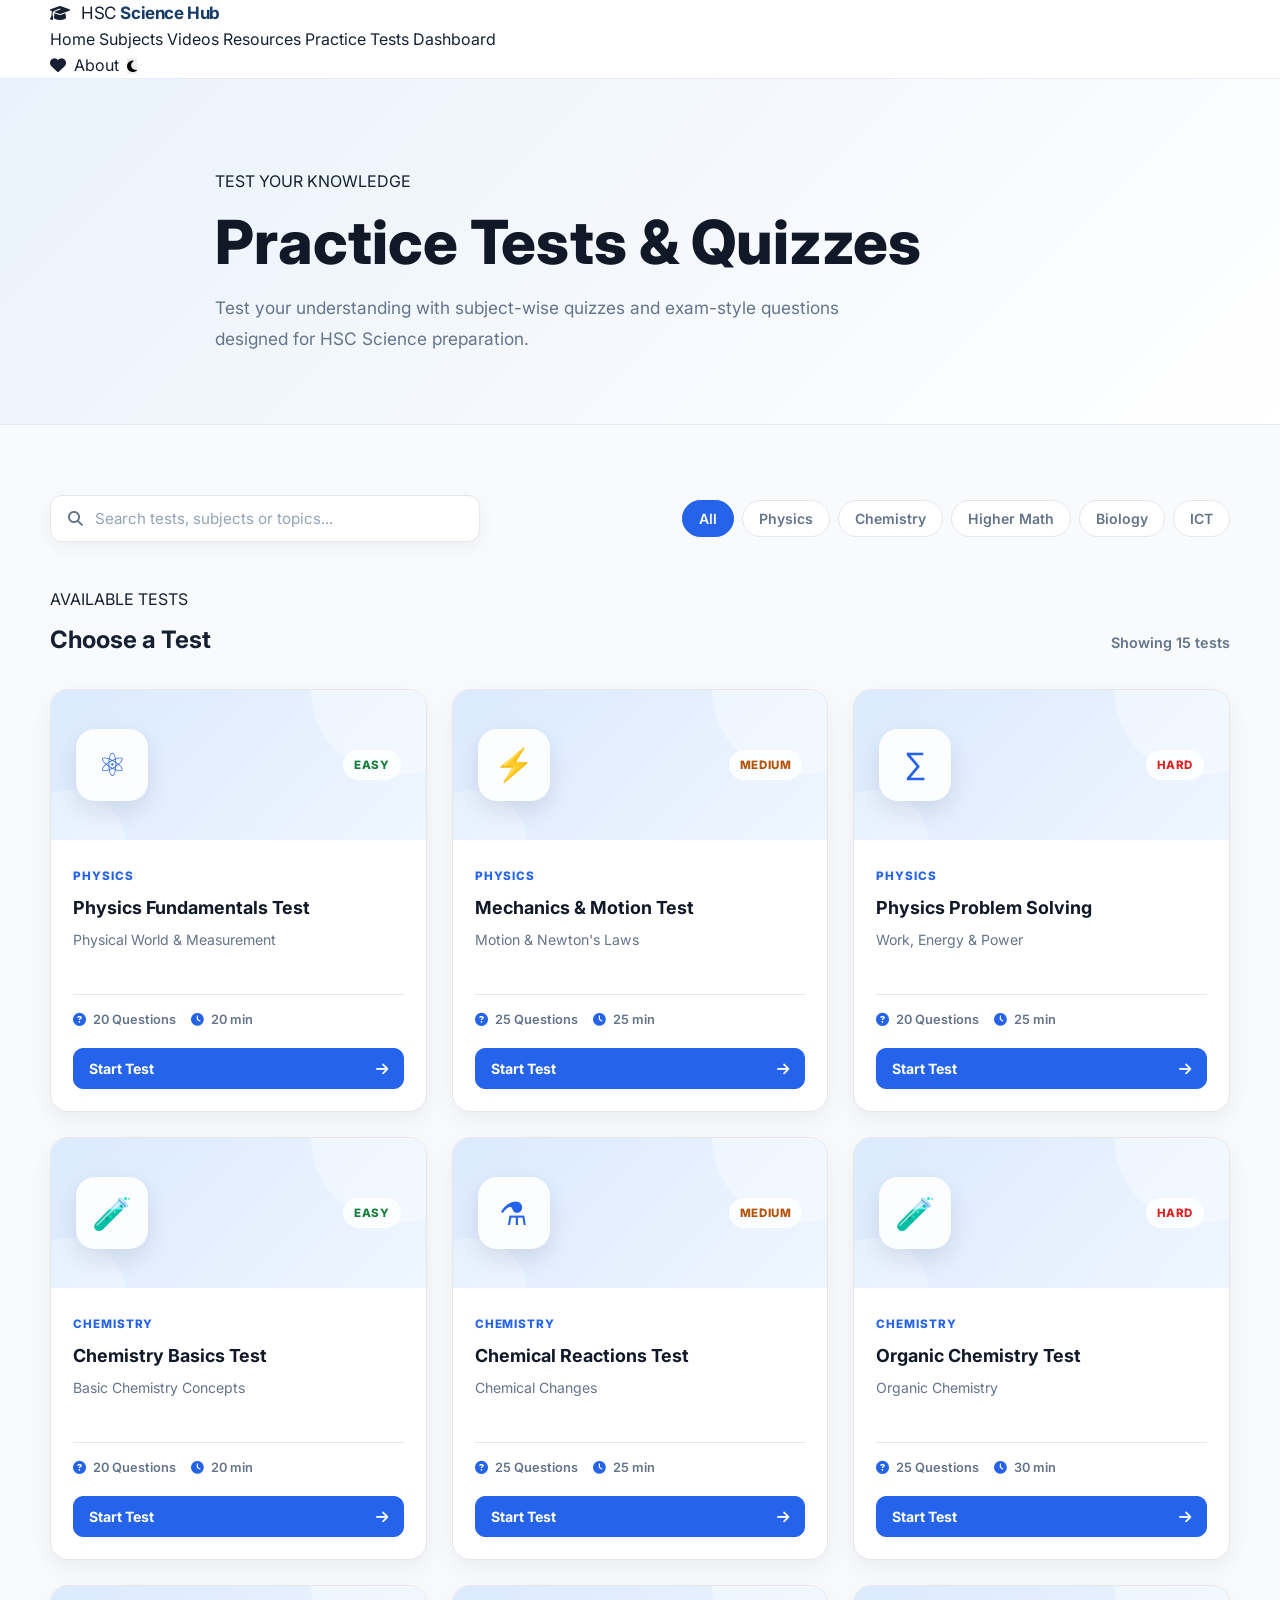
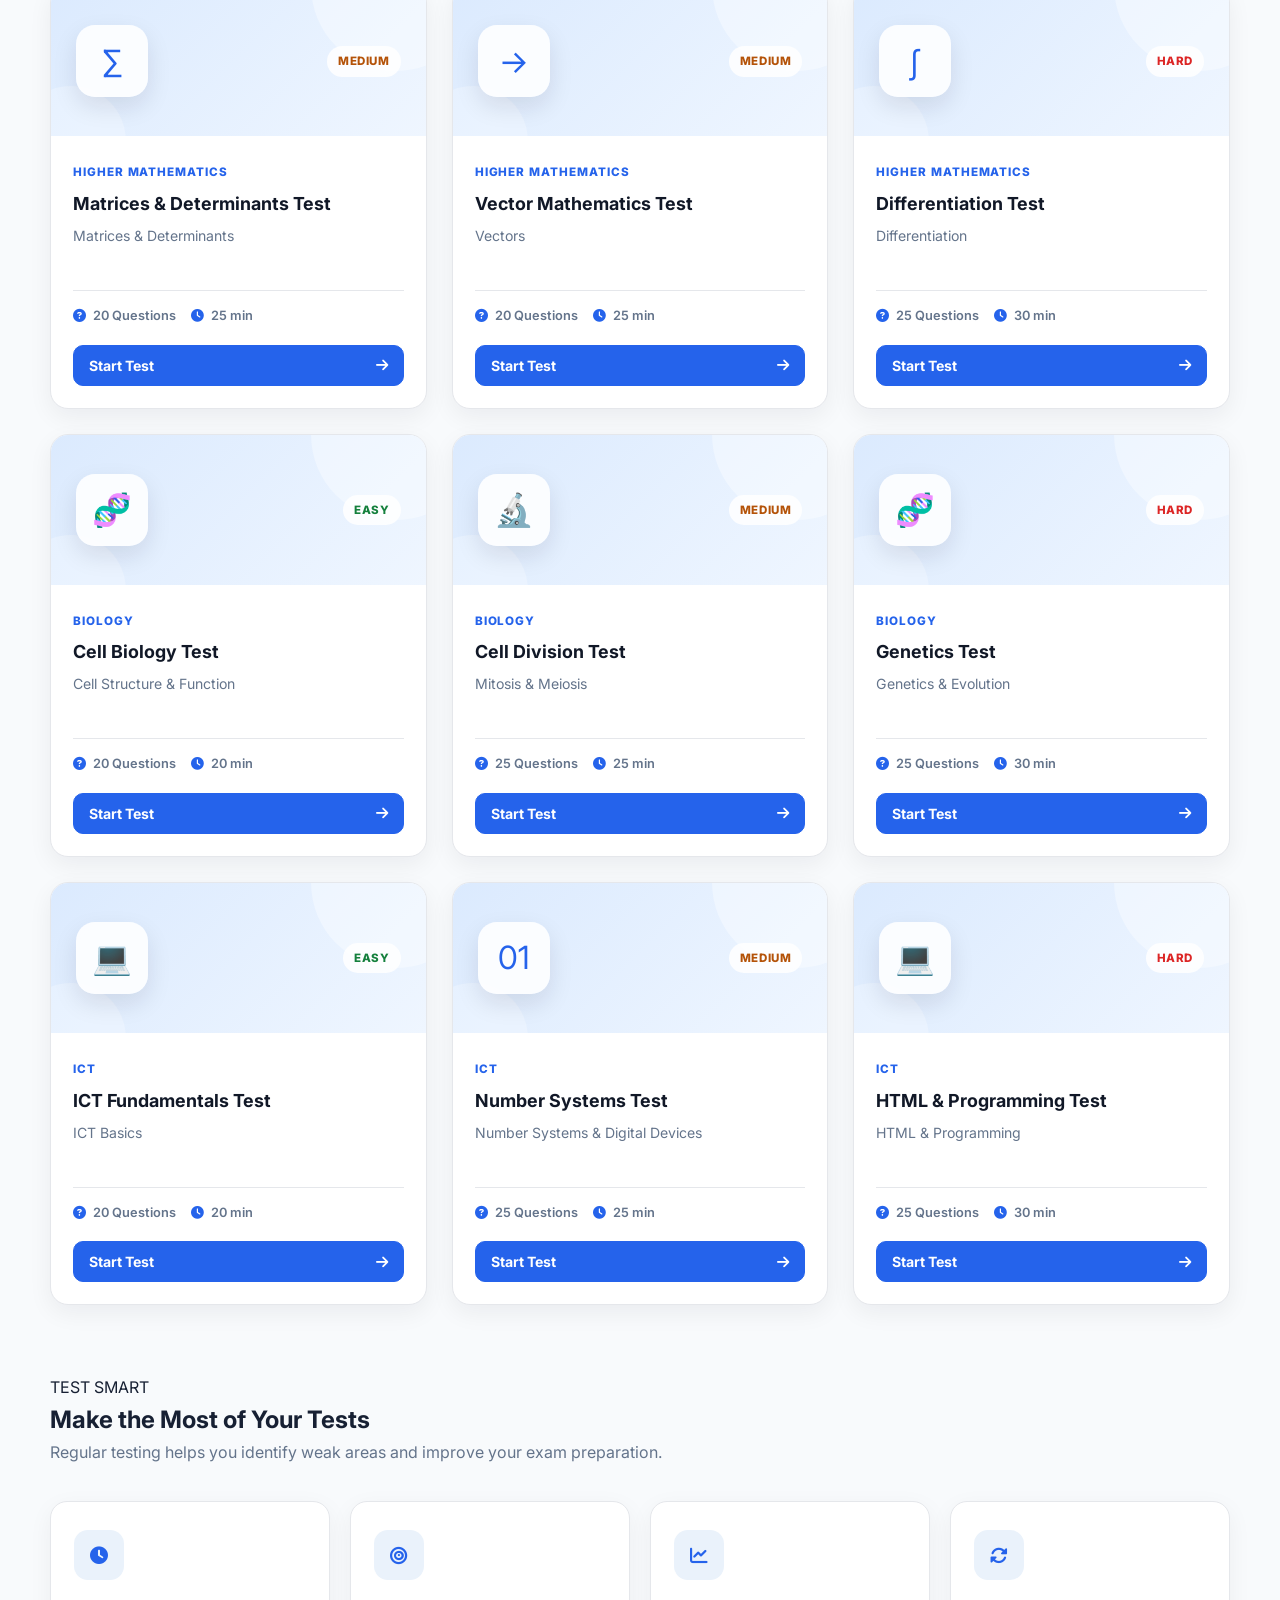
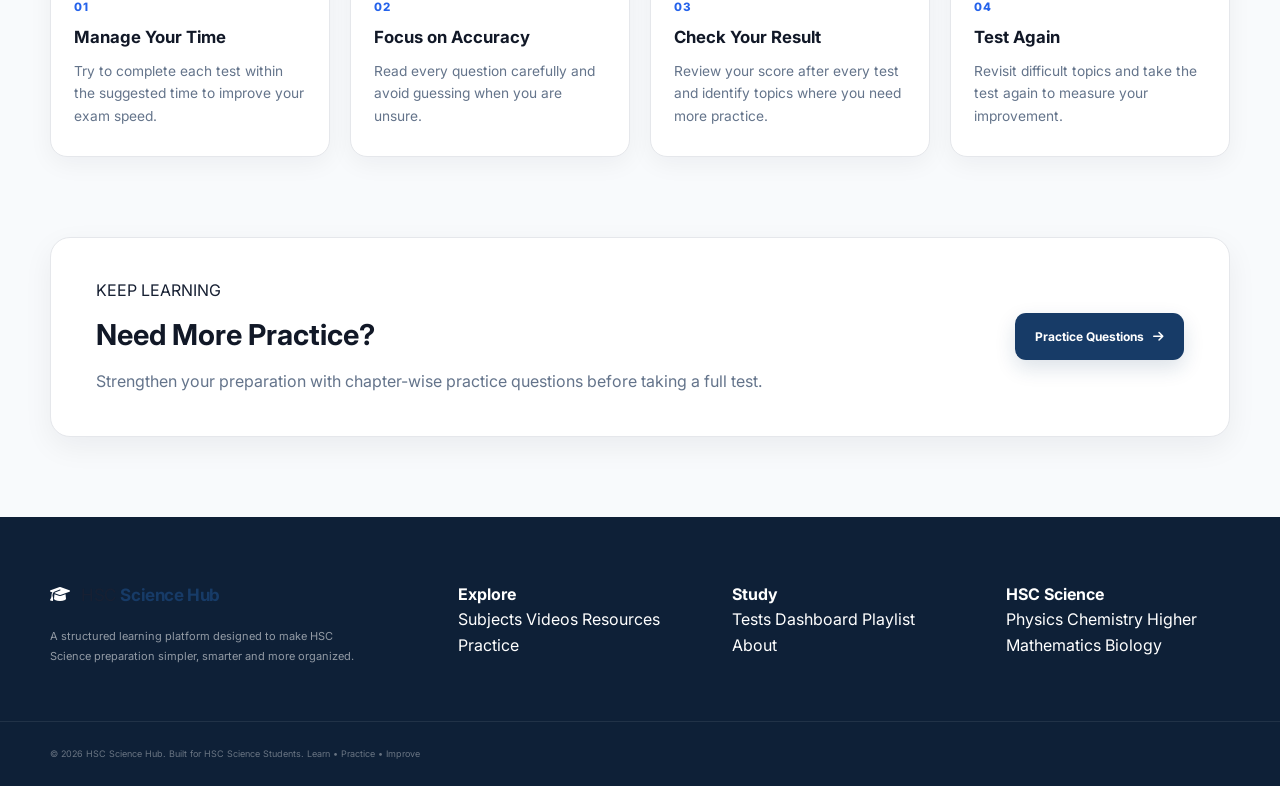
<file: test.html>
<!DOCTYPE html>
<html lang="en">

<head>

    <meta charset="UTF-8">
    <meta name="viewport" content="width=device-width, initial-scale=1.0">

    <meta name="description"
        content="HSC Science Hub — Practice tests and quizzes for Physics, Chemistry, Higher Mathematics, Biology and ICT.">

    <title>Tests | HSC Science Hub</title>

    <!-- GOOGLE FONTS -->
    <link rel="preconnect" href="https://fonts.googleapis.com">
    <link rel="preconnect" href="https://fonts.gstatic.com" crossorigin>

    <link
        href="https://fonts.googleapis.com/css2?family=Inter:wght@400;500;600;700;800&family=Noto+Sans+Bengali:wght@400;500;600;700&display=swap"
        rel="stylesheet">

    <!-- FONT AWESOME -->
    <link
        rel="stylesheet"
        href="https://cdnjs.cloudflare.com/ajax/libs/font-awesome/6.5.2/css/all.min.css">

    <!-- GLOBAL CSS -->
    <link rel="stylesheet" href="css/style.css">

    <!-- TEST PAGE CSS -->
    <link rel="stylesheet" href="css/test.css">

</head>


<body class="test-page">


<!-- =========================================================
     HEADER
========================================================= -->

<header class="site-header">

    <div class="container nav-container">

        <!-- LOGO -->

        <a href="index.html" class="logo">

            <span class="logo-icon">
                <i class="fa-solid fa-graduation-cap"></i>
            </span>

            <span class="logo-text">
                HSC <strong>Science Hub</strong>
            </span>

        </a>


        <!-- NAVIGATION -->

        <nav class="main-nav">

            <a href="index.html">
                Home
            </a>

            <a href="subjects.html">
                Subjects
            </a>

            <a href="videos.html">
                Videos
            </a>

            <a href="books.html">
                Resources
            </a>

            <a href="practice.html">
                Practice
            </a>

            <a href="test.html" class="active">
                Tests
            </a>

            <a href="dashboard.html">
                Dashboard
            </a>

        </nav>


        <!-- ACTIONS -->

        <div class="nav-actions">

            <a href="playlist.html" class="nav-about">

                <i class="fa-solid fa-heart"></i>

            </a>

            <a href="about.html" class="nav-about">
                About
            </a>

            <button
                class="theme-toggle"
                id="themeToggle"
                aria-label="Toggle theme">

                <i class="fa-solid fa-moon"></i>

            </button>

        </div>

    </div>

</header>



<!-- =========================================================
     PAGE HERO
========================================================= -->

<section class="test-hero">

    <div class="container">

        <div class="hero-content">

            <span class="section-tag">
                TEST YOUR KNOWLEDGE
            </span>

            <h1>
                Practice Tests & Quizzes
            </h1>

            <p>
                Test your understanding with subject-wise quizzes
                and exam-style questions designed for HSC Science
                preparation.
            </p>

        </div>

    </div>

</section>



<!-- =========================================================
     MAIN
========================================================= -->

<main>


<!-- =========================================================
     TEST SECTION
========================================================= -->

<section class="tests-section">

    <div class="container">


        <!-- TOOLBAR -->

        <div class="tests-toolbar">


            <!-- SEARCH -->

            <div class="test-search">

                <i class="fa-solid fa-magnifying-glass"></i>

                <input
                    type="text"
                    id="testSearch"
                    placeholder="Search tests, subjects or topics..."
                    autocomplete="off">

            </div>


            <!-- FILTERS -->

            <div class="test-filters">

                <button
                    class="test-filter active"
                    data-filter="all">

                    All

                </button>

                <button
                    class="test-filter"
                    data-filter="physics">

                    Physics

                </button>

                <button
                    class="test-filter"
                    data-filter="chemistry">

                    Chemistry

                </button>

                <button
                    class="test-filter"
                    data-filter="higher-math">

                    Higher Math

                </button>

                <button
                    class="test-filter"
                    data-filter="biology">

                    Biology

                </button>

                <button
                    class="test-filter"
                    data-filter="ict">

                    ICT

                </button>

            </div>

        </div>



        <!-- SECTION HEADING -->

        <div class="tests-heading">

            <div>

                <span class="section-tag">
                    AVAILABLE TESTS
                </span>

                <h2>
                    Choose a Test
                </h2>

            </div>

            <span id="testCount">
                Showing all tests
            </span>

        </div>



        <!-- TEST GRID -->

        <div
            class="tests-grid"
            id="testsGrid">
        </div>



        <!-- EMPTY STATE -->

        <div
            class="tests-empty"
            id="testsEmpty"
            style="display:none;">

            <div class="empty-icon">

                <i class="fa-solid fa-file-circle-question"></i>

            </div>

            <h3>
                No tests found
            </h3>

            <p>
                Try another search term or choose a different subject.
            </p>

        </div>

    </div>

</section>



<!-- =========================================================
     TEST TIPS
========================================================= -->

<section class="test-tips">

    <div class="container">


        <div class="section-intro">

            <span class="section-tag">
                TEST SMART
            </span>

            <h2>
                Make the Most of Your Tests
            </h2>

            <p>
                Regular testing helps you identify weak areas and
                improve your exam preparation.
            </p>

        </div>



        <div class="tips-grid">


            <!-- TIP 01 -->

            <div class="tip-card">

                <div class="tip-icon">

                    <i class="fa-solid fa-clock"></i>

                </div>

                <span>
                    01
                </span>

                <h3>
                    Manage Your Time
                </h3>

                <p>
                    Try to complete each test within the suggested
                    time to improve your exam speed.
                </p>

            </div>



            <!-- TIP 02 -->

            <div class="tip-card">

                <div class="tip-icon">

                    <i class="fa-solid fa-bullseye"></i>

                </div>

                <span>
                    02
                </span>

                <h3>
                    Focus on Accuracy
                </h3>

                <p>
                    Read every question carefully and avoid guessing
                    when you are unsure.
                </p>

            </div>



            <!-- TIP 03 -->

            <div class="tip-card">

                <div class="tip-icon">

                    <i class="fa-solid fa-chart-line"></i>

                </div>

                <span>
                    03
                </span>

                <h3>
                    Check Your Result
                </h3>

                <p>
                    Review your score after every test and identify
                    topics where you need more practice.
                </p>

            </div>



            <!-- TIP 04 -->

            <div class="tip-card">

                <div class="tip-icon">

                    <i class="fa-solid fa-rotate"></i>

                </div>

                <span>
                    04
                </span>

                <h3>
                    Test Again
                </h3>

                <p>
                    Revisit difficult topics and take the test again
                    to measure your improvement.
                </p>

            </div>

        </div>

    </div>

</section>



<!-- =========================================================
     CTA
========================================================= -->

<section class="test-cta">

    <div class="container">

        <div class="test-cta-box">

            <div>

                <span class="section-tag">
                    KEEP LEARNING
                </span>

                <h2>
                    Need More Practice?
                </h2>

                <p>
                    Strengthen your preparation with chapter-wise
                    practice questions before taking a full test.
                </p>

            </div>

            <a
                href="practice.html"
                class="btn btn-primary">

                Practice Questions

                <i class="fa-solid fa-arrow-right"></i>

            </a>

        </div>

    </div>

</section>


</main>



<!-- =========================================================
     FOOTER
========================================================= -->

<footer class="site-footer">

    <div class="container footer-grid">


        <!-- BRAND -->

        <div class="footer-brand">

            <a href="index.html" class="logo">

                <span class="logo-icon">

                    <i class="fa-solid fa-graduation-cap"></i>

                </span>

                <span class="logo-text">

                    HSC <strong>Science Hub</strong>

                </span>

            </a>

            <p>
                A structured learning platform designed to make
                HSC Science preparation simpler, smarter and
                more organized.
            </p>

        </div>



        <!-- EXPLORE -->

        <div class="footer-links">

            <h4>
                Explore
            </h4>

            <a href="subjects.html">
                Subjects
            </a>

            <a href="videos.html">
                Videos
            </a>

            <a href="books.html">
                Resources
            </a>

            <a href="practice.html">
                Practice
            </a>

        </div>



        <!-- STUDY -->

        <div class="footer-links">

            <h4>
                Study
            </h4>

            <a href="test.html">
                Tests
            </a>

            <a href="dashboard.html">
                Dashboard
            </a>

            <a href="playlist.html">
                Playlist
            </a>

            <a href="about.html">
                About
            </a>

        </div>



        <!-- SUBJECTS -->

        <div class="footer-links">

            <h4>
                HSC Science
            </h4>

            <a href="subject.html?subject=physics">
                Physics
            </a>

            <a href="subject.html?subject=chemistry">
                Chemistry
            </a>

            <a href="subject.html?subject=higher-math">
                Higher Mathematics
            </a>

            <a href="subject.html?subject=biology">
                Biology
            </a>

        </div>

    </div>



    <!-- FOOTER BOTTOM -->

    <div class="footer-bottom">

        <div class="container">

            <span>
                © 2026 HSC Science Hub. Built for HSC Science Students.
            </span>

            <span>
                Learn • Practice • Improve
            </span>

        </div>

    </div>

</footer>



<!-- =========================================================
     GLOBAL JAVASCRIPT
========================================================= -->

<script src="js/app.js"></script>



<!-- =========================================================
     TEST JAVASCRIPT
========================================================= -->

<script>

/* =========================================================
   TEST DATA
========================================================= */

const tests = [

    {
        title: "Physics Fundamentals Test",
        subject: "physics",
        subjectName: "Physics",
        topic: "Physical World & Measurement",
        questions: 20,
        duration: "20 min",
        level: "Easy",
        icon: "⚛"
    },

    {
        title: "Mechanics & Motion Test",
        subject: "physics",
        subjectName: "Physics",
        topic: "Motion & Newton's Laws",
        questions: 25,
        duration: "25 min",
        level: "Medium",
        icon: "⚡"
    },

    {
        title: "Physics Problem Solving",
        subject: "physics",
        subjectName: "Physics",
        topic: "Work, Energy & Power",
        questions: 20,
        duration: "25 min",
        level: "Hard",
        icon: "∑"
    },


    {
        title: "Chemistry Basics Test",
        subject: "chemistry",
        subjectName: "Chemistry",
        topic: "Basic Chemistry Concepts",
        questions: 20,
        duration: "20 min",
        level: "Easy",
        icon: "🧪"
    },

    {
        title: "Chemical Reactions Test",
        subject: "chemistry",
        subjectName: "Chemistry",
        topic: "Chemical Changes",
        questions: 25,
        duration: "25 min",
        level: "Medium",
        icon: "⚗"
    },

    {
        title: "Organic Chemistry Test",
        subject: "chemistry",
        subjectName: "Chemistry",
        topic: "Organic Chemistry",
        questions: 25,
        duration: "30 min",
        level: "Hard",
        icon: "🧪"
    },


    {
        title: "Matrices & Determinants Test",
        subject: "higher-math",
        subjectName: "Higher Mathematics",
        topic: "Matrices & Determinants",
        questions: 20,
        duration: "25 min",
        level: "Medium",
        icon: "∑"
    },

    {
        title: "Vector Mathematics Test",
        subject: "higher-math",
        subjectName: "Higher Mathematics",
        topic: "Vectors",
        questions: 20,
        duration: "25 min",
        level: "Medium",
        icon: "→"
    },

    {
        title: "Differentiation Test",
        subject: "higher-math",
        subjectName: "Higher Mathematics",
        topic: "Differentiation",
        questions: 25,
        duration: "30 min",
        level: "Hard",
        icon: "∫"
    },


    {
        title: "Cell Biology Test",
        subject: "biology",
        subjectName: "Biology",
        topic: "Cell Structure & Function",
        questions: 20,
        duration: "20 min",
        level: "Easy",
        icon: "🧬"
    },

    {
        title: "Cell Division Test",
        subject: "biology",
        subjectName: "Biology",
        topic: "Mitosis & Meiosis",
        questions: 25,
        duration: "25 min",
        level: "Medium",
        icon: "🔬"
    },

    {
        title: "Genetics Test",
        subject: "biology",
        subjectName: "Biology",
        topic: "Genetics & Evolution",
        questions: 25,
        duration: "30 min",
        level: "Hard",
        icon: "🧬"
    },


    {
        title: "ICT Fundamentals Test",
        subject: "ict",
        subjectName: "ICT",
        topic: "ICT Basics",
        questions: 20,
        duration: "20 min",
        level: "Easy",
        icon: "💻"
    },

    {
        title: "Number Systems Test",
        subject: "ict",
        subjectName: "ICT",
        topic: "Number Systems & Digital Devices",
        questions: 25,
        duration: "25 min",
        level: "Medium",
        icon: "01"
    },

    {
        title: "HTML & Programming Test",
        subject: "ict",
        subjectName: "ICT",
        topic: "HTML & Programming",
        questions: 25,
        duration: "30 min",
        level: "Hard",
        icon: "💻"
    }

];



/* =========================================================
   DOM ELEMENTS
========================================================= */

const testsGrid =
    document.getElementById("testsGrid");

const testSearch =
    document.getElementById("testSearch");

const testsEmpty =
    document.getElementById("testsEmpty");

const testCount =
    document.getElementById("testCount");


let currentFilter = "all";



/* =========================================================
   RENDER TESTS
========================================================= */

function renderTests() {

    const searchTerm =
        testSearch.value
            .toLowerCase()
            .trim();


    const filteredTests =
        tests.filter(test => {

            const matchesSubject =
                currentFilter === "all" ||
                test.subject === currentFilter;


            const matchesSearch =
                test.title
                    .toLowerCase()
                    .includes(searchTerm) ||

                test.subjectName
                    .toLowerCase()
                    .includes(searchTerm) ||

                test.topic
                    .toLowerCase()
                    .includes(searchTerm) ||

                test.level
                    .toLowerCase()
                    .includes(searchTerm);


            return (
                matchesSubject &&
                matchesSearch
            );

        });


    testsGrid.innerHTML = "";


    if (filteredTests.length === 0) {

        testsEmpty.style.display =
            "block";

        testCount.textContent =
            "No tests found";

        return;

    }


    testsEmpty.style.display =
        "none";


    testCount.textContent =
        `Showing ${filteredTests.length} test${filteredTests.length > 1 ? "s" : ""}`;


    filteredTests.forEach((test, index) => {

        const card =
            document.createElement("article");

        card.className =
            "test-card";


        card.innerHTML = `

            <div class="test-card-top">

                <div class="test-icon">
                    ${test.icon}
                </div>

                <span class="test-level ${test.level.toLowerCase()}">
                    ${test.level}
                </span>

            </div>


            <div class="test-card-content">

                <span class="test-subject">
                    ${test.subjectName}
                </span>

                <h3>
                    ${test.title}
                </h3>

                <p>
                    ${test.topic}
                </p>


                <div class="test-meta">

                    <span>
                        <i class="fa-solid fa-circle-question"></i>
                        ${test.questions} Questions
                    </span>

                    <span>
                        <i class="fa-solid fa-clock"></i>
                        ${test.duration}
                    </span>

                </div>


                <div class="test-card-bottom">

                    <button
                        class="test-start"
                        onclick="startTest('${test.title}')">

                        Start Test

                        <i class="fa-solid fa-arrow-right"></i>

                    </button>

                </div>

            </div>

        `;


        testsGrid.appendChild(card);

    });

}



/* =========================================================
   FILTER BUTTONS
========================================================= */

const testFilterButtons =
    document.querySelectorAll(
        ".test-filter"
    );


testFilterButtons.forEach(button => {

    button.addEventListener(
        "click",
        () => {

            testFilterButtons.forEach(btn =>
                btn.classList.remove("active")
            );


            button.classList.add("active");


            currentFilter =
                button.dataset.filter;


            renderTests();

        }
    );

});



/* =========================================================
   SEARCH
========================================================= */

testSearch.addEventListener(
    "input",
    renderTests
);



/* =========================================================
   START TEST
========================================================= */

function startTest(testTitle) {

    alert(
        `"${testTitle}" will be available soon!`
    );

}



/* =========================================================
   INITIAL LOAD
========================================================= */

renderTests();

</script>


</body>
</html>
</file>
<file: css/style.css>
/* =========================================================
   HSC SCIENCE HUB
   Main Stylesheet
   ========================================================= */


/* =========================================================
   RESET
   ========================================================= */

* {
    margin: 0;
    padding: 0;
    box-sizing: border-box;
}

html {
    scroll-behavior: smooth;
}

body {
    font-family: "Inter", sans-serif;
    background: #f8fafc;
    color: #172033;
    line-height: 1.6;
    overflow-x: hidden;
}

body,
button,
input {
    font-family: "Inter", sans-serif;
}

a {
    color: inherit;
    text-decoration: none;
}

button {
    border: none;
    cursor: pointer;
}

img {
    max-width: 100%;
    display: block;
}


/* =========================================================
   DESIGN VARIABLES
   ========================================================= */

:root {
    --primary: #173b67;
    --primary-dark: #102c4f;
    --primary-light: #eaf2fb;

    --accent: #28a477;
    --accent-light: #e9f8f2;

    --text: #172033;
    --text-secondary: #637083;
    --text-light: #8a96a8;

    --white: #ffffff;
    --background: #f8fafc;
    --surface: #ffffff;
    --border: #e7ecf2;

    --shadow-sm: 0 4px 16px rgba(23, 59, 103, 0.06);
    --shadow-md: 0 12px 35px rgba(23, 59, 103, 0.10);
    --shadow-lg: 0 25px 60px rgba(23, 59, 103, 0.13);

    --radius-sm: 10px;
    --radius-md: 16px;
    --radius-lg: 24px;
    --radius-xl: 32px;

    --transition: 0.3s ease;
}


/* =========================================================
   CONTAINER
   ========================================================= */

.container {
    width: min(1180px, calc(100% - 40px));
    margin: 0 auto;
}


/* =========================================================
   NAVBAR
   ========================================================= */

.site-header {
    position: sticky;
    top: 0;
    z-index: 1000;

    background: rgba(255, 255, 255, 0.94);
    backdrop-filter: blur(14px);

    border-bottom: 1px solid rgba(231, 236, 242, 0.9);
}

.navbar {
    min-height: 76px;

    display: flex;
    align-items: center;
    justify-content: space-between;

    gap: 30px;
}


/* ---------- LOGO ---------- */

.logo {
    display: inline-flex;
    align-items: center;

    gap: 11px;
    flex-shrink: 0;
}

.logo-mark {
    width: 42px;
    height: 42px;

    border-radius: 12px;

    display: grid;
    place-items: center;

    background: var(--primary);
    color: white;

    font-size: 18px;

    box-shadow: 0 8px 18px rgba(23, 59, 103, 0.18);
}

.logo-text {
    font-size: 17px;
    color: var(--text);

    letter-spacing: -0.4px;
}

.logo-text strong {
    color: var(--primary);
}


/* ---------- NAV LINKS ---------- */

.nav-links {
    display: flex;
    align-items: center;
    gap: 28px;
}

.nav-links a {
    position: relative;

    font-size: 13px;
    font-weight: 600;

    color: var(--text-secondary);

    transition: var(--transition);
}

.nav-links a:hover,
.nav-links a.active {
    color: var(--primary);
}

.nav-links a.active::after {
    content: "";

    position: absolute;

    width: 5px;
    height: 5px;

    background: var(--accent);

    border-radius: 50%;

    bottom: -11px;
    left: 50%;

    transform: translateX(-50%);
}


/* ---------- NAV ACTIONS ---------- */

.nav-actions {
    display: flex;
    align-items: center;
    gap: 8px;
}

.icon-btn,
.menu-btn {
    width: 40px;
    height: 40px;

    border-radius: 11px;

    background: transparent;
    color: var(--text-secondary);

    display: grid;
    place-items: center;

    font-size: 15px;

    transition: var(--transition);
}

.icon-btn:hover,
.menu-btn:hover {
    background: var(--primary-light);
    color: var(--primary);
}

.playlist-btn {
    display: grid;
}

.menu-btn {
    display: none;
}


/* =========================================================
   HERO
   ========================================================= */

.hero {
    position: relative;

    min-height: 680px;

    display: flex;
    align-items: center;

    overflow: hidden;

    background:
        radial-gradient(
            circle at 90% 20%,
            rgba(40, 164, 119, 0.07),
            transparent 28%
        ),
        radial-gradient(
            circle at 10% 80%,
            rgba(23, 59, 103, 0.06),
            transparent 32%
        ),
        #ffffff;
}

.hero::before {
    content: "";

    position: absolute;

    width: 420px;
    height: 420px;

    border: 1px solid rgba(23, 59, 103, 0.05);

    border-radius: 50%;

    top: -210px;
    right: -100px;
}

.hero-grid {
    display: grid;

    grid-template-columns: 1.08fr 0.92fr;

    align-items: center;

    gap: 70px;

    padding: 80px 0;
}


/* =========================================================
   HERO CONTENT
   ========================================================= */

.hero-content {
    position: relative;
    z-index: 2;
}

.hero-badge {
    display: inline-flex;
    align-items: center;

    gap: 9px;

    padding: 7px 13px;

    background: var(--accent-light);
    color: #247e61;

    border-radius: 50px;

    font-size: 11px;
    font-weight: 700;

    letter-spacing: 0.2px;

    margin-bottom: 23px;
}

.badge-dot {
    width: 7px;
    height: 7px;

    border-radius: 50%;

    background: var(--accent);

    box-shadow:
        0 0 0 4px rgba(40, 164, 119, 0.10);
}

.hero h1 {
    max-width: 650px;

    font-size: clamp(42px, 5vw, 67px);

    line-height: 1.08;

    letter-spacing: -2.8px;

    color: var(--text);

    font-weight: 800;
}

.hero h1 span {
    color: var(--primary);
}

.hero-description {
    max-width: 590px;

    margin: 24px 0 30px;

    color: var(--text-secondary);

    font-size: 15px;

    line-height: 1.8;
}


/* =========================================================
   HERO SEARCH
   ========================================================= */

.hero-search {
    width: min(580px, 100%);

    min-height: 58px;

    padding: 6px;

    background: white;

    border: 1px solid var(--border);

    border-radius: 15px;

    display: flex;
    align-items: center;

    box-shadow: var(--shadow-sm);

    transition: var(--transition);
}

.hero-search:focus-within {
    border-color: rgba(23, 59, 103, 0.35);

    box-shadow:
        0 10px 30px rgba(23, 59, 103, 0.09);
}

.hero-search > i {
    margin-left: 15px;

    color: var(--text-light);

    font-size: 14px;
}

.hero-search input {
    flex: 1;

    min-width: 0;

    height: 45px;

    border: none;
    outline: none;

    padding: 0 13px;

    font-size: 13px;

    color: var(--text);

    background: transparent;
}

.hero-search input::placeholder {
    color: #a0a9b7;
}

.hero-search button {
    height: 45px;

    padding: 0 20px;

    border-radius: 10px;

    background: var(--primary);

    color: white;

    font-size: 12px;
    font-weight: 700;

    transition: var(--transition);
}

.hero-search button:hover {
    background: var(--primary-dark);
}


/* =========================================================
   HERO BUTTONS
   ========================================================= */

.hero-actions {
    display: flex;
    flex-wrap: wrap;

    gap: 12px;

    margin-top: 20px;
}

.btn {
    min-height: 47px;

    padding: 0 20px;

    border-radius: 11px;

    display: inline-flex;
    align-items: center;
    justify-content: center;

    gap: 9px;

    font-size: 12px;
    font-weight: 700;

    transition: var(--transition);
}

.btn-primary {
    background: var(--primary);
    color: white;

    box-shadow:
        0 8px 20px rgba(23, 59, 103, 0.15);
}

.btn-primary:hover {
    background: var(--primary-dark);

    transform: translateY(-2px);

    box-shadow:
        0 12px 25px rgba(23, 59, 103, 0.20);
}

.btn-secondary {
    background: white;

    color: var(--primary);

    border: 1px solid var(--border);
}

.btn-secondary:hover {
    border-color: rgba(23, 59, 103, 0.25);

    background: var(--primary-light);

    transform: translateY(-2px);
}

.btn-light {
    background: white;
    color: var(--primary);
}

.btn-light:hover {
    transform: translateY(-2px);

    box-shadow: var(--shadow-md);
}


/* =========================================================
   HERO STATS
   ========================================================= */

.hero-stats {
    display: flex;
    align-items: center;

    gap: 20px;

    margin-top: 35px;
}

.stat {
    display: flex;
    flex-direction: column;
}

.stat strong {
    font-size: 18px;

    color: var(--primary);

    line-height: 1;
}

.stat span {
    margin-top: 5px;

    font-size: 10px;

    color: var(--text-light);

    font-weight: 600;
}

.stat-divider {
    width: 1px;
    height: 30px;

    background: var(--border);
}


/* =========================================================
   HERO VISUAL
   CLEAN SINGLE CARD
   ========================================================= */

.hero-visual {
    min-height: 500px;

    position: relative;

    display: grid;
    place-items: center;
}


/* ---------- MAIN STUDY CARD ---------- */

.study-card {
    position: relative;

    width: 350px;

    padding: 32px;

    border-radius: 26px;

    background: white;

    border: 1px solid var(--border);

    box-shadow: var(--shadow-lg);

    overflow: hidden;
}


/* ---------- SUBTLE DECORATION ---------- */

.study-card::before {
    content: "";

    position: absolute;

    width: 190px;
    height: 190px;

    border-radius: 50%;

    background: var(--primary-light);

    top: -90px;
    right: -80px;

    opacity: 0.7;
}

.study-card::after {
    content: "";

    position: absolute;

    width: 120px;
    height: 120px;

    border-radius: 50%;

    background: var(--accent-light);

    bottom: -70px;
    left: -60px;

    opacity: 0.6;
}


/* ---------- CARD HEADER ---------- */

.study-card-top {
    position: relative;
    z-index: 2;

    display: flex;
    align-items: center;
    justify-content: space-between;
}

.small-label {
    font-size: 10px;

    color: var(--text-light);

    font-weight: 700;

    text-transform: uppercase;

    letter-spacing: 0.6px;
}

.live-indicator {
    display: flex;
    align-items: center;

    gap: 6px;

    color: var(--accent);

    font-size: 9px;
    font-weight: 700;
}

.live-indicator span {
    width: 6px;
    height: 6px;

    background: var(--accent);

    border-radius: 50%;
}


/* ---------- STUDY ICON ---------- */

.study-icon {
    position: relative;
    z-index: 2;

    width: 62px;
    height: 62px;

    margin: 48px 0 22px;

    border-radius: 18px;

    background: var(--primary-light);

    color: var(--primary);

    display: grid;
    place-items: center;

    font-size: 23px;
}


/* ---------- CARD CONTENT ---------- */

.study-card h3 {
    position: relative;
    z-index: 2;

    font-size: 25px;

    letter-spacing: -0.8px;
}

.study-card p {
    position: relative;
    z-index: 2;

    max-width: 270px;

    margin-top: 8px;

    color: var(--text-secondary);

    font-size: 12px;

    line-height: 1.7;
}


/* ---------- PROGRESS ---------- */

.mini-progress {
    position: relative;
    z-index: 2;

    margin-top: 30px;
}

.progress-info {
    display: flex;
    justify-content: space-between;

    margin-bottom: 9px;

    font-size: 10px;

    color: var(--text-light);
}

.progress-info strong {
    color: var(--primary);
}

.progress-track {
    width: 100%;

    height: 8px;

    background: #edf1f5;

    border-radius: 50px;

    overflow: hidden;
}

.progress-fill {
    height: 100%;

    border-radius: inherit;

    background: var(--accent);
}


/* ---------- CARD FOOTER ---------- */

.study-card-footer {
    position: relative;
    z-index: 2;

    display: flex;
    align-items: center;
    justify-content: space-between;

    margin-top: 28px;

    padding-top: 18px;

    border-top: 1px solid var(--border);

    color: var(--primary);

    font-size: 10px;

    font-weight: 700;
}

.study-card-footer span {
    display: flex;
    align-items: center;

    gap: 7px;
}

.study-card-footer span i {
    color: var(--accent);
}

.study-card-footer > i {
    font-size: 9px;
}


/* =========================================================
   GENERAL SECTIONS
   ========================================================= */

.section {
    padding: 100px 0;
}

.section-heading {
    display: flex;
    align-items: flex-end;
    justify-content: space-between;

    gap: 30px;

    margin-bottom: 45px;
}

.section-heading.centered {
    display: flex;
    flex-direction: column;
    align-items: center;

    text-align: center;

    margin-left: auto;
    margin-right: auto;

    max-width: 650px;
}

.section-label {
    display: inline-block;

    color: var(--accent);

    font-size: 10px;

    font-weight: 800;

    letter-spacing: 1.5px;

    margin-bottom: 10px;
}

.section-heading h2,
.practice-content h2 {
    font-size: clamp(30px, 4vw, 44px);

    line-height: 1.15;

    letter-spacing: -1.7px;

    color: var(--text);
}

.section-heading h2 span,
.practice-content h2 span {
    color: var(--primary);
}

.section-heading p {
    max-width: 560px;

    margin-top: 15px;

    color: var(--text-secondary);

    font-size: 13px;
}

.text-link {
    display: inline-flex;
    align-items: center;

    gap: 8px;

    color: var(--primary);

    font-size: 11px;

    font-weight: 700;

    white-space: nowrap;
}

.text-link i {
    font-size: 9px;

    transition: var(--transition);
}

.text-link:hover i {
    transform: translateX(4px);
}


/* =========================================================
   SUBJECTS
   ========================================================= */

.subjects-preview {
    background: var(--background);
}

.subject-grid {
    display: grid;

    grid-template-columns: repeat(6, 1fr);

    gap: 15px;
}

.subject-card {
    min-height: 205px;

    padding: 22px;

    border: 1px solid var(--border);

    border-radius: 20px;

    background: white;

    position: relative;

    overflow: hidden;

    transition: var(--transition);

    grid-column: span 2;
}

.subject-card:nth-child(4) {
    grid-column: 2 / span 2;
}

.subject-card:nth-child(5) {
    grid-column: 4 / span 2;
}

.subject-card::before {
    content: "";

    position: absolute;

    width: 120px;
    height: 120px;

    border-radius: 50%;

    right: -50px;
    top: -50px;

    background: var(--primary-light);

    transition: var(--transition);
}

.subject-card:hover {
    transform: translateY(-5px);

    border-color: rgba(23, 59, 103, 0.12);

    box-shadow: var(--shadow-md);
}

.subject-card:hover::before {
    transform: scale(1.5);
}

.subject-icon {
    position: relative;
    z-index: 2;

    width: 47px;
    height: 47px;

    border-radius: 13px;

    background: var(--primary-light);

    color: var(--primary);

    display: grid;
    place-items: center;

    font-size: 18px;

    margin-bottom: 35px;
}

.subject-info {
    position: relative;
    z-index: 2;
}

.subject-info > span {
    color: var(--text-light);

    font-size: 9px;

    font-weight: 700;
}

.subject-info h3 {
    margin-top: 3px;

    font-size: 17px;

    letter-spacing: -0.5px;
}

.subject-info p {
    margin-top: 4px;

    color: var(--text-light);

    font-size: 10px;
}

.card-arrow {
    position: absolute;

    right: 20px;
    bottom: 20px;

    color: var(--text-light);

    font-size: 11px;

    transition: var(--transition);
}

.subject-card:hover .card-arrow {
    color: var(--primary);

    transform: translate(2px, -2px);
}


/* =========================================================
   ROADMAP
   ========================================================= */

.roadmap-section {
    background: white;
}

.roadmap {
    position: relative;

    display: grid;

    grid-template-columns: repeat(5, 1fr);

    gap: 20px;
}

.roadmap-line {
    position: absolute;

    left: 9%;
    right: 9%;

    top: 31px;

    height: 1px;

    background: var(--border);

    z-index: 0;
}

.roadmap-step {
    position: relative;

    z-index: 2;

    text-align: center;
}

.roadmap-number {
    position: absolute;

    top: -5px;
    right: 15px;

    font-size: 9px;

    font-weight: 800;

    color: #b6c0cd;
}

.roadmap-icon {
    width: 62px;
    height: 62px;

    margin: 0 auto 20px;

    display: grid;
    place-items: center;

    border-radius: 18px;

    background: white;

    border: 1px solid var(--border);

    color: var(--primary);

    box-shadow: var(--shadow-sm);

    font-size: 19px;
}

.roadmap-step h3 {
    font-size: 15px;

    margin-bottom: 7px;
}

.roadmap-step p {
    color: var(--text-secondary);

    font-size: 10px;

    line-height: 1.7;

    padding: 0 8px;
}


/* =========================================================
   PRACTICE SECTION
   ========================================================= */

.practice-section {
    background: var(--background);
}

.practice-grid {
    display: grid;

    grid-template-columns: 0.9fr 1.1fr;

    align-items: center;

    gap: 80px;
}

.practice-content > p {
    max-width: 500px;

    margin: 20px 0 25px;

    color: var(--text-secondary);

    font-size: 13px;

    line-height: 1.8;
}

.practice-features {
    display: grid;

    grid-template-columns: 1fr 1fr;

    gap: 13px;

    margin-bottom: 30px;
}

.practice-features div {
    display: flex;
    align-items: center;

    gap: 9px;

    font-size: 10px;

    font-weight: 600;

    color: var(--text-secondary);
}

.practice-features i {
    color: var(--accent);

    font-size: 11px;
}


/* ---------- SCORE CARD ---------- */

.practice-visual {
    display: flex;
    justify-content: center;
}

.score-card {
    width: 100%;

    max-width: 480px;

    padding: 30px;

    background: white;

    border: 1px solid var(--border);

    border-radius: 25px;

    box-shadow: var(--shadow-lg);
}

.score-header {
    display: flex;
    justify-content: space-between;

    color: var(--text-light);

    font-size: 10px;

    font-weight: 700;

    margin-bottom: 35px;
}

.score-main {
    display: flex;
    align-items: center;

    gap: 30px;
}

.score-circle {
    width: 150px;
    height: 150px;

    border-radius: 50%;

    flex-shrink: 0;

    display: grid;
    place-items: center;

    background: conic-gradient(
        var(--accent) 0deg 306deg,
        #e9eff3 306deg 360deg
    );

    position: relative;
}

.score-circle::after {
    content: "";

    position: absolute;

    inset: 12px;

    border-radius: 50%;

    background: white;
}

.score-circle div {
    position: relative;

    z-index: 2;

    text-align: center;
}

.score-circle strong {
    display: block;

    color: var(--primary);

    font-size: 27px;
}

.score-circle span {
    color: var(--text-light);

    font-size: 9px;
}

.score-details {
    flex: 1;
}

.score-details h3 {
    font-size: 14px;

    line-height: 1.4;
}

.score-details > p {
    margin: 5px 0 18px;

    color: var(--text-light);

    font-size: 9px;
}

.score-row {
    display: flex;
    justify-content: space-between;

    padding: 7px 0;

    border-top: 1px solid var(--border);

    color: var(--text-secondary);

    font-size: 10px;
}

.score-row strong {
    color: var(--primary);
}


/* =========================================================
   WHY SECTION
   ========================================================= */

.why-section {
    background: white;
}

.feature-grid {
    display: grid;

    grid-template-columns: repeat(4, 1fr);

    gap: 16px;
}

.feature-card {
    padding: 27px 23px;

    border: 1px solid var(--border);

    border-radius: 18px;

    transition: var(--transition);
}

.feature-card:hover {
    transform: translateY(-4px);

    box-shadow: var(--shadow-sm);
}

.feature-icon {
    width: 45px;
    height: 45px;

    border-radius: 13px;

    background: var(--primary-light);

    color: var(--primary);

    display: grid;
    place-items: center;

    font-size: 17px;

    margin-bottom: 22px;
}

.feature-card h3 {
    font-size: 14px;

    margin-bottom: 7px;
}

.feature-card p {
    color: var(--text-secondary);

    font-size: 10px;

    line-height: 1.7;
}


/* =========================================================
   CTA
   ========================================================= */

.cta-section {
    padding: 0 0 100px;

    background: white;
}

.cta-card {
    position: relative;

    overflow: hidden;

    min-height: 290px;

    padding: 55px 65px;

    border-radius: 30px;

    background: var(--primary);

    color: white;

    display: flex;
    align-items: center;
    justify-content: space-between;

    gap: 40px;
}

.cta-card::before {
    content: "";

    position: absolute;

    width: 360px;
    height: 360px;

    border: 1px solid rgba(255, 255, 255, 0.10);

    border-radius: 50%;

    right: -70px;
    top: -160px;
}

.cta-card::after {
    content: "";

    position: absolute;

    width: 250px;
    height: 250px;

    border: 1px solid rgba(255, 255, 255, 0.07);

    border-radius: 50%;

    right: 70px;
    bottom: -180px;
}

.cta-card > div {
    position: relative;

    z-index: 2;
}

.cta-card .section-label {
    color: #74d3b1;
}

.cta-card h2 {
    font-size: clamp(28px, 4vw, 42px);

    line-height: 1.15;

    letter-spacing: -1.5px;
}

.cta-card h2 span {
    color: #70d0ad;
}

.cta-card p {
    margin-top: 13px;

    color: rgba(255, 255, 255, 0.68);

    font-size: 12px;
}

.cta-card .btn {
    position: relative;

    z-index: 3;

    flex-shrink: 0;
}


/* =========================================================
   FOOTER
   ========================================================= */

.site-footer {
    background: #0e2037;

    color: white;

    padding-top: 65px;
}

.footer-grid {
    display: grid;

    grid-template-columns: 1.6fr 1fr 1fr 1fr;

    gap: 50px;

    padding-bottom: 55px;
}

.footer-logo .logo-mark {
    background: white;

    color: var(--primary);
}

.footer-logo .logo-text {
    color: white;
}

.footer-logo .logo-text strong {
    color: #72d2b0;
}

.footer-brand p {
    max-width: 310px;

    margin-top: 18px;

    color: rgba(255, 255, 255, 0.55);

    font-size: 11px;

    line-height: 1.8;
}

.footer-column {
    display: flex;

    flex-direction: column;

    gap: 11px;
}

.footer-column h4 {
    margin-bottom: 7px;

    font-size: 11px;

    color: white;
}

.footer-column a {
    width: fit-content;

    color: rgba(255, 255, 255, 0.52);

    font-size: 10px;

    transition: var(--transition);
}

.footer-column a:hover {
    color: white;

    transform: translateX(2px);
}

.footer-bottom {
    min-height: 65px;

    border-top: 1px solid rgba(255, 255, 255, 0.08);

    display: flex;
    align-items: center;
    justify-content: space-between;

    gap: 20px;

    color: rgba(255, 255, 255, 0.38);

    font-size: 9px;
}


/* =========================================================
   DARK MODE
   ========================================================= */

body.dark-mode {
    --text: #edf3f9;
    --text-secondary: #a7b3c2;
    --text-light: #77869a;

    --background: #0b1421;
    --surface: #101d2d;
    --white: #101d2d;
    --border: #1c2b3e;

    background: #0b1421;

    color: #edf3f9;
}

body.dark-mode .site-header {
    background: rgba(11, 20, 33, 0.94);

    border-color: var(--border);
}

body.dark-mode .hero,
body.dark-mode .roadmap-section,
body.dark-mode .why-section,
body.dark-mode .cta-section {
    background: #0b1421;
}

body.dark-mode .subjects-preview,
body.dark-mode .practice-section {
    background: #0e1927;
}

body.dark-mode .study-card,
body.dark-mode .subject-card,
body.dark-mode .feature-card,
body.dark-mode .score-card,
body.dark-mode .hero-search,
body.dark-mode .roadmap-icon {
    background: #101d2d;

    border-color: var(--border);
}

body.dark-mode .btn-secondary {
    background: #101d2d;

    border-color: var(--border);
}

body.dark-mode .btn-secondary:hover {
    background: #16263a;
}

body.dark-mode .progress-track {
    background: #1b2a3b;
}

body.dark-mode .score-circle::after {
    background: #101d2d;
}

body.dark-mode .hero::before {
    border-color: rgba(255, 255, 255, 0.04);
}


/* =========================================================
   TABLET
   ========================================================= */

@media (max-width: 1000px) {

    .nav-links {
        gap: 18px;
    }

    .hero-grid {
        grid-template-columns: 1fr;

        gap: 20px;

        padding-top: 65px;
    }

    .hero-content {
        text-align: center;
    }

    .hero-badge,
    .hero-actions,
    .hero-stats {
        justify-content: center;
    }

    .hero-description,
    .hero-search {
        margin-left: auto;
        margin-right: auto;
    }

    .hero-visual {
        min-height: 450px;
    }

    .practice-grid {
        grid-template-columns: 1fr;

        gap: 50px;
    }

    .practice-content {
        text-align: center;
    }

    .practice-content > p {
        margin-left: auto;
        margin-right: auto;
    }

    .practice-features {
        max-width: 500px;

        margin-left: auto;
        margin-right: auto;

        text-align: left;
    }

    .feature-grid {
        grid-template-columns: repeat(2, 1fr);
    }

    .footer-grid {
        grid-template-columns: 1.5fr 1fr 1fr;
    }

    .footer-column:last-child {
        display: none;
    }
}


/* =========================================================
   MOBILE
   ========================================================= */

@media (max-width: 760px) {

    .container {
        width: min(100% - 28px, 1180px);
    }

    .navbar {
        min-height: 68px;
    }

    /* ---------- MOBILE NAV ---------- */

    .nav-links {
        position: fixed;

        top: 68px;

        left: 14px;
        right: 14px;

        padding: 18px;

        border: 1px solid var(--border);

        border-radius: 17px;

        background: white;

        box-shadow: var(--shadow-lg);

        flex-direction: column;

        align-items: stretch;

        gap: 0;

        transform: translateY(-15px);

        opacity: 0;

        visibility: hidden;

        transition: var(--transition);
    }

    body.dark-mode .nav-links {
        background: #101d2d;
    }

    .nav-links.show {
        transform: translateY(0);

        opacity: 1;

        visibility: visible;
    }

    .nav-links a {
        padding: 12px 10px;

        border-radius: 9px;
    }

    .nav-links a:hover,
    .nav-links a.active {
        background: var(--primary-light);
    }

    .nav-links a.active::after {
        display: none;
    }

    .menu-btn {
        display: grid;
    }


    /* ---------- MOBILE HERO ---------- */

    .hero {
        min-height: auto;
    }

    .hero-grid {
        padding: 65px 0 70px;
    }

    .hero h1 {
        font-size: clamp(37px, 11vw, 52px);

        letter-spacing: -2px;
    }

    .hero-description {
        font-size: 13px;
    }

    .hero-search {
        min-height: 54px;
    }

    .hero-search button {
        padding: 0 14px;
    }

    .hero-actions {
        flex-direction: column;
    }

    .hero-actions .btn {
        width: 100%;
    }

    .hero-stats {
        gap: 12px;
    }

    .hero-visual {
        min-height: 390px;
    }


    /* ---------- MOBILE STUDY CARD ---------- */

    .study-card {
        width: min(330px, 90%);

        padding: 27px;
    }


    /* ---------- SECTIONS ---------- */

    .section {
        padding: 75px 0;
    }

    .section-heading {
        align-items: flex-start;

        flex-direction: column;

        gap: 15px;

        margin-bottom: 30px;
    }

    .section-heading.centered {
        align-items: center;
    }

    .section-heading h2,
    .practice-content h2 {
        font-size: 31px;
    }


    /* ---------- SUBJECTS ---------- */

    .subject-grid {
        display: grid;

        grid-template-columns: 1fr 1fr;
    }

    .subject-card,
    .subject-card:nth-child(4),
    .subject-card:nth-child(5) {
        grid-column: auto;

        min-height: 180px;
    }

    .subject-card:last-child {
        grid-column: 1 / -1;
    }


    /* ---------- ROADMAP ---------- */

    .roadmap {
        grid-template-columns: 1fr;

        gap: 0;
    }

    .roadmap-line {
        left: 31px;

        right: auto;

        top: 31px;

        bottom: 31px;

        width: 1px;

        height: auto;
    }

    .roadmap-step {
        display: grid;

        grid-template-columns: 62px 1fr;

        grid-template-rows: auto auto;

        column-gap: 20px;

        text-align: left;

        padding: 15px 0;
    }

    .roadmap-icon {
        grid-row: 1 / 3;

        margin: 0;
    }

    .roadmap-step h3 {
        margin-top: 4px;
    }

    .roadmap-step p {
        padding: 0;
    }

    .roadmap-number {
        top: 11px;

        right: 0;
    }


    /* ---------- PRACTICE ---------- */

    .practice-features {
        grid-template-columns: 1fr;
    }

    .score-main {
        flex-direction: column;
    }

    .score-details {
        width: 100%;
    }


    /* ---------- CTA ---------- */

    .cta-card {
        padding: 40px 28px;

        flex-direction: column;

        align-items: flex-start;
    }


    /* ---------- FOOTER ---------- */

    .footer-grid {
        grid-template-columns: 1fr 1fr;

        gap: 35px;
    }

    .footer-brand {
        grid-column: 1 / -1;
    }

    .footer-column:last-child {
        display: flex;
    }

    .footer-bottom {
        flex-direction: column;

        align-items: flex-start;

        justify-content: center;

        padding: 18px 0;
    }
}


/* =========================================================
   SMALL MOBILE
   ========================================================= */

@media (max-width: 450px) {

    .logo-text {
        font-size: 14px;
    }

    .logo-mark {
        width: 38px;
        height: 38px;
    }

    .playlist-btn {
        display: none;
    }

    .hero-stats {
        width: 100%;

        justify-content: space-between;
    }

    .stat strong {
        font-size: 16px;
    }

    .stat span {
        font-size: 8px;
    }

    .subject-grid {
        grid-template-columns: 1fr;
    }

    .subject-card:last-child {
        grid-column: auto;
    }

    .score-card {
        padding: 22px;
    }

    .footer-grid {
        grid-template-columns: 1fr;
    }

    .footer-brand {
        grid-column: auto;
    }

    .hero-visual {
        min-height: 360px;
    }

    .study-card {
        width: 100%;
    }
}


/* =========================================================
   ACCESSIBILITY
   ========================================================= */

::selection {
    background: rgba(40, 164, 119, 0.20);

    color: var(--primary);
}

:focus-visible {
    outline: 2px solid var(--accent);

    outline-offset: 3px;
}

@media (prefers-reduced-motion: reduce) {

    *,
    *::before,
    *::after {
        scroll-behavior: auto !important;

        transition-duration: 0.01ms !important;

        animation-duration: 0.01ms !important;
    }
}
</file>
<file: css/about.css>
/* =========================================================
   HSC SCIENCE HUB — ABOUT PAGE
   about.css
========================================================= */


/* =========================================================
   ABOUT HERO
========================================================= */

.about-hero {
    padding: 90px 0 80px;

    background:
        linear-gradient(
            135deg,
            var(--primary-light, #eef4ff),
            var(--bg-color, #ffffff)
        );

    border-bottom:
        1px solid var(--border-color, #e5e7eb);
}

.about-hero-content {
    max-width: 850px;
    margin: 0 auto;

    text-align: center;
}

.about-hero .section-label {
    display: inline-block;
    margin-bottom: 15px;
}

.about-hero h1 {
    margin: 0 0 18px;

    color: var(--heading-color, #111827);

    font-size: clamp(2.3rem, 5vw, 4rem);
    line-height: 1.1;
    font-weight: 800;
}

.about-hero h1 span {
    color: var(--primary-color, #2563eb);
}

.about-hero p {
    max-width: 700px;
    margin: 0 auto;

    color: var(--text-color, #64748b);

    font-size: 1.08rem;
    line-height: 1.8;
}


/* =========================================================
   ABOUT INTRO
========================================================= */

.about-intro {
    padding: 90px 0;
}

.about-intro-grid {
    display: grid;

    grid-template-columns:
        1fr 1fr;

    gap: 70px;

    align-items: center;
}

.about-intro-content {
    max-width: 650px;
}

.about-intro-content .section-label {
    display: inline-block;
    margin-bottom: 12px;
}

.about-intro-content h2 {
    margin: 0 0 18px;

    color: var(--heading-color, #111827);

    font-size: clamp(1.9rem, 4vw, 2.8rem);
    line-height: 1.2;
    font-weight: 800;
}

.about-intro-content h2 span {
    color: var(--primary-color, #2563eb);
}

.about-intro-content p {
    margin: 0 0 16px;

    color: var(--text-color, #64748b);

    line-height: 1.8;
    font-size: 0.98rem;
}

.about-intro-content p:last-child {
    margin-bottom: 0;
}


/* =========================================================
   ABOUT VISUAL
========================================================= */

.about-visual {
    position: relative;

    min-height: 400px;

    display: flex;
    align-items: center;
    justify-content: center;

    border-radius: 28px;

    background:
        linear-gradient(
            135deg,
            #172554,
            #2563eb
        );

    overflow: hidden;

    box-shadow:
        0 25px 60px rgba(15, 23, 42, 0.15);
}

.about-visual::before {
    content: "";

    position: absolute;

    width: 280px;
    height: 280px;

    border-radius: 50%;

    background:
        rgba(255, 255, 255, 0.08);

    top: -100px;
    right: -80px;
}

.about-visual::after {
    content: "";

    position: absolute;

    width: 220px;
    height: 220px;

    border-radius: 50%;

    background:
        rgba(255, 255, 255, 0.06);

    bottom: -90px;
    left: -70px;
}

.about-visual-card {
    position: relative;
    z-index: 2;

    width: min(80%, 380px);

    padding: 38px 30px;

    text-align: center;

    border:
        1px solid rgba(255, 255, 255, 0.16);

    border-radius: 24px;

    background:
        rgba(255, 255, 255, 0.10);

    backdrop-filter: blur(12px);

    box-shadow:
        0 15px 40px rgba(0, 0, 0, 0.15);
}

.about-visual-icon {
    width: 85px;
    height: 85px;

    margin: 0 auto 22px;

    display: flex;
    align-items: center;
    justify-content: center;

    border-radius: 24px;

    background: #ffffff;

    color: var(--primary-color, #2563eb);

    font-size: 2.3rem;

    box-shadow:
        0 12px 30px rgba(0, 0, 0, 0.15);
}

.about-visual-card h3 {
    margin: 0 0 10px;

    color: #ffffff;

    font-size: 1.5rem;
}

.about-visual-card p {
    margin: 0;

    color: #dbeafe;

    font-size: 0.92rem;
    line-height: 1.7;
}


/* =========================================================
   MISSION / VISION
========================================================= */

.about-purpose {
    padding: 80px 0;

    background:
        var(--section-bg, #f8fafc);
}

.about-purpose-grid {
    display: grid;

    grid-template-columns:
        repeat(2, minmax(0, 1fr));

    gap: 25px;
}

.purpose-card {
    position: relative;

    padding: 35px;

    background:
        var(--card-bg, #ffffff);

    border:
        1px solid var(--border-color, #e5e7eb);

    border-radius: 20px;

    box-shadow:
        0 8px 25px rgba(15, 23, 42, 0.05);

    transition:
        transform 0.3s ease,
        box-shadow 0.3s ease,
        border-color 0.3s ease;
}

.purpose-card:hover {
    transform: translateY(-5px);

    border-color:
        rgba(37, 99, 235, 0.25);

    box-shadow:
        0 18px 40px rgba(15, 23, 42, 0.10);
}

.purpose-icon {
    width: 60px;
    height: 60px;

    margin-bottom: 22px;

    display: flex;
    align-items: center;
    justify-content: center;

    border-radius: 16px;

    background:
        var(--primary-light, #eff6ff);

    color:
        var(--primary-color, #2563eb);

    font-size: 1.4rem;
}

.purpose-card .purpose-number {
    position: absolute;

    top: 25px;
    right: 28px;

    color: #cbd5e1;

    font-size: 0.8rem;
    font-weight: 800;
    letter-spacing: 0.08em;
}

.purpose-card h3 {
    margin: 0 0 10px;

    color:
        var(--heading-color, #111827);

    font-size: 1.35rem;
}

.purpose-card p {
    margin: 0;

    color:
        var(--text-color, #64748b);

    font-size: 0.94rem;
    line-height: 1.7;
}


/* =========================================================
   FEATURES
========================================================= */

.about-features {
    padding: 90px 0;
}

.about-section-heading {
    max-width: 720px;

    margin: 0 auto 50px;

    text-align: center;
}

.about-section-heading .section-label {
    display: inline-block;
    margin-bottom: 10px;
}

.about-section-heading h2 {
    margin: 0 0 14px;

    color:
        var(--heading-color, #111827);

    font-size: clamp(1.9rem, 4vw, 2.7rem);
    line-height: 1.2;
}

.about-section-heading h2 span {
    color:
        var(--primary-color, #2563eb);
}

.about-section-heading p {
    margin: 0;

    color:
        var(--text-color, #64748b);

    line-height: 1.75;
}

.about-feature-grid {
    display: grid;

    grid-template-columns:
        repeat(4, minmax(0, 1fr));

    gap: 22px;
}

.about-feature-card {
    padding: 28px 24px;

    background:
        var(--card-bg, #ffffff);

    border:
        1px solid var(--border-color, #e5e7eb);

    border-radius: 18px;

    text-align: center;

    box-shadow:
        0 7px 22px rgba(15, 23, 42, 0.05);

    transition:
        transform 0.3s ease,
        box-shadow 0.3s ease;
}

.about-feature-card:hover {
    transform: translateY(-6px);

    box-shadow:
        0 15px 35px rgba(15, 23, 42, 0.10);
}

.about-feature-icon {
    width: 58px;
    height: 58px;

    margin: 0 auto 18px;

    display: flex;
    align-items: center;
    justify-content: center;

    border-radius: 16px;

    background:
        var(--primary-light, #eff6ff);

    color:
        var(--primary-color, #2563eb);

    font-size: 1.3rem;
}

.about-feature-card h3 {
    margin: 0 0 9px;

    color:
        var(--heading-color, #111827);

    font-size: 1.08rem;
}

.about-feature-card p {
    margin: 0;

    color:
        var(--text-color, #64748b);

    font-size: 0.86rem;
    line-height: 1.65;
}


/* =========================================================
   SUBJECTS
========================================================= */

.about-subjects {
    padding: 80px 0;

    background:
        var(--section-bg, #f8fafc);
}

.about-subject-grid {
    display: grid;

    grid-template-columns:
        repeat(5, minmax(0, 1fr));

    gap: 18px;
}

.about-subject-card {
    padding: 25px 18px;

    text-align: center;

    text-decoration: none;

    background:
        var(--card-bg, #ffffff);

    border:
        1px solid var(--border-color, #e5e7eb);

    border-radius: 17px;

    transition:
        transform 0.3s ease,
        border-color 0.3s ease,
        box-shadow 0.3s ease;
}

.about-subject-card:hover {
    transform: translateY(-5px);

    border-color:
        var(--primary-color, #2563eb);

    box-shadow:
        0 12px 30px rgba(15, 23, 42, 0.08);
}

.about-subject-icon {
    width: 55px;
    height: 55px;

    margin: 0 auto 15px;

    display: flex;
    align-items: center;
    justify-content: center;

    border-radius: 15px;

    background:
        var(--primary-light, #eff6ff);

    color:
        var(--primary-color, #2563eb);

    font-size: 1.25rem;
}

.about-subject-card h3 {
    margin: 0;

    color:
        var(--heading-color, #111827);

    font-size: 0.95rem;
}


/* =========================================================
   HOW IT WORKS
========================================================= */

.about-process {
    padding: 90px 0;
}

.process-grid {
    display: grid;

    grid-template-columns:
        repeat(4, minmax(0, 1fr));

    gap: 25px;

    position: relative;
}

.process-card {
    position: relative;

    padding: 30px 24px;

    text-align: center;

    background:
        var(--card-bg, #ffffff);

    border:
        1px solid var(--border-color, #e5e7eb);

    border-radius: 18px;
}

.process-number {
    width: 42px;
    height: 42px;

    margin: 0 auto 18px;

    display: flex;
    align-items: center;
    justify-content: center;

    border-radius: 50%;

    background:
        var(--primary-color, #2563eb);

    color: #ffffff;

    font-size: 0.85rem;
    font-weight: 800;
}

.process-card h3 {
    margin: 0 0 9px;

    color:
        var(--heading-color, #111827);

    font-size: 1.08rem;
}

.process-card p {
    margin: 0;

    color:
        var(--text-color, #64748b);

    font-size: 0.87rem;
    line-height: 1.65;
}


/* =========================================================
   ABOUT CTA
========================================================= */

.about-cta {
    padding: 0 0 90px;
}

.about-cta-box {
    display: flex;

    align-items: center;
    justify-content: space-between;

    gap: 30px;

    padding: 50px;

    border-radius: 24px;

    background:
        linear-gradient(
            135deg,
            #172554,
            #1e40af
        );

    box-shadow:
        0 20px 50px rgba(15, 23, 42, 0.14);
}

.about-cta-content {
    max-width: 700px;
}

.about-cta-content .section-label {
    display: inline-block;

    margin-bottom: 10px;

    color: #bfdbfe;
}

.about-cta-content h2 {
    margin: 0 0 12px;

    color: #ffffff;

    font-size: clamp(1.7rem, 4vw, 2.4rem);
    line-height: 1.2;
}

.about-cta-content p {
    margin: 0;

    color: #dbeafe;

    line-height: 1.7;
}


/* =========================================================
   DARK MODE
========================================================= */

body.dark-mode .about-hero {
    background:
        linear-gradient(
            135deg,
            #111827,
            #0f172a
        );

    border-color: #263244;
}

body.dark-mode .about-purpose,
body.dark-mode .about-subjects {
    background: #0f172a;
}

body.dark-mode .purpose-card,
body.dark-mode .about-feature-card,
body.dark-mode .about-subject-card,
body.dark-mode .process-card {
    background: #111827;

    border-color: #263244;

    box-shadow:
        0 10px 30px rgba(0, 0, 0, 0.18);
}

body.dark-mode .about-hero h1,
body.dark-mode .about-intro-content h2,
body.dark-mode .purpose-card h3,
body.dark-mode .about-feature-card h3,
body.dark-mode .about-subject-card h3,
body.dark-mode .process-card h3,
body.dark-mode .about-section-heading h2 {
    color: #f8fafc;
}

body.dark-mode .purpose-card .purpose-number {
    color: #475569;
}


/* =========================================================
   RESPONSIVE — TABLET
========================================================= */

@media (max-width: 1000px) {

    .about-intro-grid {
        grid-template-columns: 1fr;

        gap: 45px;
    }

    .about-intro-content {
        max-width: none;
    }

    .about-feature-grid {
        grid-template-columns:
            repeat(2, minmax(0, 1fr));
    }

    .about-subject-grid {
        grid-template-columns:
            repeat(3, minmax(0, 1fr));
    }

    .process-grid {
        grid-template-columns:
            repeat(2, minmax(0, 1fr));
    }

}


/* =========================================================
   RESPONSIVE — MOBILE
========================================================= */

@media (max-width: 700px) {

    .about-hero {
        padding: 65px 0 55px;
    }

    .about-intro {
        padding: 60px 0;
    }

    .about-visual {
        min-height: 330px;
    }

    .about-visual-card {
        width: 82%;
        padding: 30px 22px;
    }

    .about-purpose,
    .about-features,
    .about-process {
        padding: 60px 0;
    }

    .about-purpose-grid,
    .about-feature-grid,
    .about-subject-grid,
    .process-grid {
        grid-template-columns: 1fr;
    }

    .purpose-card {
        padding: 28px;
    }

    .about-cta {
        padding-bottom: 60px;
    }

    .about-cta-box {
        align-items: flex-start;
        flex-direction: column;

        padding: 35px 25px;
    }

    .about-cta-box .btn {
        width: 100%;

        text-align: center;
    }

}


/* =========================================================
   RESPONSIVE — SMALL MOBILE
========================================================= */

@media (max-width: 480px) {

    .about-hero h1 {
        font-size: 2rem;
    }

    .about-hero p {
        font-size: 0.95rem;
    }

    .about-intro-content h2 {
        font-size: 1.8rem;
    }

    .about-visual {
        min-height: 300px;

        border-radius: 20px;
    }

    .about-visual-card {
        width: 88%;
    }

    .about-visual-icon {
        width: 70px;
        height: 70px;

        font-size: 1.9rem;
    }

    .about-section-heading {
        margin-bottom: 35px;
    }

    .about-cta-content h2 {
        font-size: 1.7rem;
    }

}
</file>
<file: css/books.css>
/* =========================================================
   HSC SCIENCE HUB — RESOURCES PAGE
   books.css
========================================================= */


/* =========================================================
   BOOKS HERO
========================================================= */

.books-hero {
    padding: 90px 0 75px;

    background:
        linear-gradient(
            135deg,
            var(--primary-light, #eef4ff),
            var(--bg-color, #ffffff)
        );

    border-bottom:
        1px solid var(--border-color, #e5e7eb);
}

.books-hero .hero-content {
    max-width: 850px;
}

.books-hero .section-tag {
    display: inline-block;
    margin-bottom: 15px;
}

.books-hero h1 {
    margin: 0 0 17px;

    color: var(--heading-color, #111827);

    font-size: clamp(2.2rem, 5vw, 3.7rem);
    line-height: 1.1;
    font-weight: 800;
}

.books-hero p {
    max-width: 720px;

    margin: 0;

    color: var(--text-color, #64748b);

    font-size: 1.06rem;
    line-height: 1.8;
}


/* =========================================================
   BOOKS SECTION
========================================================= */

.books-section {
    padding: 75px 0;
}


/* =========================================================
   BOOKS TOOLBAR
========================================================= */

.books-toolbar {
    display: flex;

    align-items: center;
    justify-content: space-between;

    gap: 25px;

    margin-bottom: 45px;

    flex-wrap: wrap;
}


/* =========================================================
   SEARCH
========================================================= */

.books-search {
    display: flex;

    align-items: center;

    gap: 12px;

    width: 100%;
    max-width: 450px;

    padding: 13px 17px;

    background:
        var(--card-bg, #ffffff);

    border:
        1px solid var(--border-color, #e5e7eb);

    border-radius: 12px;

    box-shadow:
        0 5px 20px rgba(15, 23, 42, 0.05);

    transition:
        border-color 0.25s ease,
        box-shadow 0.25s ease;
}

.books-search:focus-within {
    border-color:
        var(--primary-color, #2563eb);

    box-shadow:
        0 0 0 3px rgba(37, 99, 235, 0.10);
}

.books-search i {
    color:
        var(--text-color, #64748b);

    font-size: 0.95rem;
}

.books-search input {
    width: 100%;

    border: none;
    outline: none;

    background: transparent;

    color:
        var(--heading-color, #111827);

    font-family: inherit;
    font-size: 0.94rem;
}

.books-search input::placeholder {
    color: #94a3b8;
}


/* =========================================================
   FILTERS
========================================================= */

.book-filters {
    display: flex;

    align-items: center;

    gap: 8px;

    flex-wrap: wrap;
}

.book-filter {
    padding: 9px 16px;

    border:
        1px solid var(--border-color, #e5e7eb);

    border-radius: 999px;

    background:
        var(--card-bg, #ffffff);

    color:
        var(--text-color, #64748b);

    font-family: inherit;
    font-size: 0.87rem;
    font-weight: 600;

    cursor: pointer;

    transition:
        all 0.25s ease;
}

.book-filter:hover {
    color:
        var(--primary-color, #2563eb);

    border-color:
        var(--primary-color, #2563eb);

    transform: translateY(-1px);
}

.book-filter.active {
    background:
        var(--primary-color, #2563eb);

    border-color:
        var(--primary-color, #2563eb);

    color: #ffffff;
}


/* =========================================================
   BOOKS HEADING
========================================================= */

.books-heading {
    display: flex;

    align-items: flex-end;
    justify-content: space-between;

    gap: 25px;

    margin-bottom: 30px;
}

.books-heading h2 {
    margin-top: 8px;
}

#bookCount {
    margin-bottom: 5px;

    color:
        var(--text-color, #64748b);

    font-size: 0.9rem;
    font-weight: 600;
}


/* =========================================================
   BOOK / RESOURCE GRID
========================================================= */

.books-grid {
    display: grid;

    grid-template-columns:
        repeat(3, minmax(0, 1fr));

    gap: 25px;
}


/* =========================================================
   RESOURCE CARD
========================================================= */

.resource-card {
    overflow: hidden;

    background:
        var(--card-bg, #ffffff);

    border:
        1px solid var(--border-color, #e5e7eb);

    border-radius: 18px;

    box-shadow:
        0 8px 25px rgba(15, 23, 42, 0.06);

    transition:
        transform 0.3s ease,
        box-shadow 0.3s ease,
        border-color 0.3s ease;
}

.resource-card:hover {
    transform: translateY(-7px);

    border-color:
        rgba(37, 99, 235, 0.25);

    box-shadow:
        0 18px 40px rgba(15, 23, 42, 0.12);
}


/* =========================================================
   RESOURCE COVER
========================================================= */

.resource-cover {
    position: relative;

    height: 190px;

    display: flex;

    align-items: center;
    justify-content: center;

    overflow: hidden;

    background:
        linear-gradient(
            135deg,
            #dbeafe,
            #eff6ff
        );
}

.resource-cover::before {
    content: "";

    position: absolute;

    width: 190px;
    height: 190px;

    border-radius: 50%;

    background:
        rgba(255, 255, 255, 0.35);

    top: -90px;
    right: -55px;
}

.resource-cover::after {
    content: "";

    position: absolute;

    width: 125px;
    height: 125px;

    border-radius: 50%;

    background:
        rgba(255, 255, 255, 0.25);

    bottom: -65px;
    left: -40px;
}


/* =========================================================
   RESOURCE ICON
========================================================= */

.resource-icon {
    position: relative;
    z-index: 2;

    width: 78px;
    height: 78px;

    display: flex;

    align-items: center;
    justify-content: center;

    border-radius: 20px;

    background:
        rgba(255, 255, 255, 0.88);

    color:
        var(--primary-color, #2563eb);

    font-size: 2.25rem;

    box-shadow:
        0 10px 25px rgba(15, 23, 42, 0.10);

    transition:
        transform 0.3s ease;
}

.resource-card:hover .resource-icon {
    transform: scale(1.06) rotate(-2deg);
}


/* =========================================================
   RESOURCE TYPE
========================================================= */

.resource-type {
    position: absolute;
    z-index: 4;

    top: 14px;
    right: 14px;

    padding: 6px 10px;

    border-radius: 7px;

    background:
        rgba(15, 23, 42, 0.78);

    color: #ffffff;

    font-size: 0.72rem;
    font-weight: 700;

    text-transform: uppercase;
    letter-spacing: 0.04em;
}


/* =========================================================
   RESOURCE CARD CONTENT
========================================================= */

.resource-card-content {
    padding: 22px;
}

.resource-subject {
    display: inline-block;

    margin-bottom: 9px;

    color:
        var(--primary-color, #2563eb);

    font-size: 0.73rem;
    font-weight: 800;

    text-transform: uppercase;
    letter-spacing: 0.08em;
}

.resource-card-content h3 {
    margin: 0 0 10px;

    color:
        var(--heading-color, #111827);

    font-size: 1.12rem;
    line-height: 1.4;
}

.resource-card-content p {
    min-height: 70px;

    margin: 0;

    color:
        var(--text-color, #64748b);

    font-size: 0.88rem;
    line-height: 1.65;
}


/* =========================================================
   RESOURCE BOTTOM
========================================================= */

.resource-bottom {
    display: flex;

    align-items: center;

    margin-top: 20px;
    padding-top: 15px;

    border-top:
        1px solid var(--border-color, #e5e7eb);
}


/* =========================================================
   RESOURCE ACTION BUTTON
========================================================= */

.resource-action {
    display: inline-flex;

    align-items: center;

    gap: 8px;

    padding: 9px 0;

    border: none;

    background: transparent;

    color:
        var(--primary-color, #2563eb);

    font-family: inherit;
    font-size: 0.87rem;
    font-weight: 700;

    cursor: pointer;

    transition:
        color 0.2s ease,
        gap 0.2s ease;
}

.resource-action:hover {
    gap: 11px;

    color:
        var(--primary-dark, #1d4ed8);
}

.resource-action i {
    font-size: 0.75rem;
}

.resource-action.disabled {
    color: #94a3b8;

    cursor: not-allowed;

    opacity: 0.75;
}

.resource-action.disabled:hover {
    gap: 8px;

    color: #94a3b8;
}


/* =========================================================
   EMPTY STATE
========================================================= */

.books-empty {
    padding: 75px 25px;

    text-align: center;

    border:
        1px dashed var(--border-color, #cbd5e1);

    border-radius: 18px;

    background:
        var(--card-bg, #ffffff);
}

.books-empty .empty-icon {
    width: 66px;
    height: 66px;

    margin: 0 auto 18px;

    display: flex;

    align-items: center;
    justify-content: center;

    border-radius: 50%;

    background:
        var(--primary-light, #eff6ff);

    color:
        var(--primary-color, #2563eb);

    font-size: 1.45rem;
}

.books-empty h3 {
    margin: 0 0 8px;

    color:
        var(--heading-color, #111827);

    font-size: 1.25rem;
}

.books-empty p {
    margin: 0;

    color:
        var(--text-color, #64748b);

    font-size: 0.92rem;
}


/* =========================================================
   RESOURCE TIPS
========================================================= */

.resource-tips {
    padding: 15px 0 85px;
}

.section-intro {
    max-width: 720px;

    margin-bottom: 40px;
}

.section-intro .section-tag {
    display: inline-block;

    margin-bottom: 9px;
}

.section-intro h2 {
    margin: 0 0 12px;

    color:
        var(--heading-color, #111827);

    font-size: clamp(1.8rem, 4vw, 2.4rem);
}

.section-intro p {
    margin: 0;

    color:
        var(--text-color, #64748b);

    line-height: 1.75;
}


/* =========================================================
   TIPS GRID
========================================================= */

.tips-grid {
    display: grid;

    grid-template-columns:
        repeat(4, minmax(0, 1fr));

    gap: 20px;
}


/* =========================================================
   TIP CARD
========================================================= */

.tip-card {
    position: relative;

    padding: 27px 24px;

    background:
        var(--card-bg, #ffffff);

    border:
        1px solid var(--border-color, #e5e7eb);

    border-radius: 17px;

    box-shadow:
        0 7px 22px rgba(15, 23, 42, 0.05);

    transition:
        transform 0.3s ease,
        box-shadow 0.3s ease;
}

.tip-card:hover {
    transform: translateY(-5px);

    box-shadow:
        0 15px 35px rgba(15, 23, 42, 0.10);
}


/* =========================================================
   TIP ICON
========================================================= */

.tip-icon {
    width: 48px;
    height: 48px;

    display: flex;

    align-items: center;
    justify-content: center;

    margin-bottom: 18px;

    border-radius: 13px;

    background:
        var(--primary-light, #eff6ff);

    color:
        var(--primary-color, #2563eb);

    font-size: 1.1rem;
}

.tip-card > span {
    display: block;

    margin-bottom: 7px;

    color:
        var(--primary-color, #2563eb);

    font-size: 0.72rem;
    font-weight: 800;

    letter-spacing: 0.08em;
}

.tip-card h3 {
    margin: 0 0 10px;

    color:
        var(--heading-color, #111827);

    font-size: 1.05rem;
}

.tip-card p {
    margin: 0;

    color:
        var(--text-color, #64748b);

    font-size: 0.86rem;

    line-height: 1.65;
}


/* =========================================================
   RESOURCE CTA
========================================================= */

.resource-cta {
    padding: 0 0 85px;
}

.resource-cta-box {
    display: flex;

    align-items: center;
    justify-content: space-between;

    gap: 30px;

    padding: 42px 45px;

    border:
        1px solid var(--border-color, #e5e7eb);

    border-radius: 21px;

    background:
        var(--card-bg, #ffffff);

    box-shadow:
        0 10px 30px rgba(15, 23, 42, 0.06);
}

.resource-cta-box > div {
    max-width: 720px;
}

.resource-cta-box .section-tag {
    display: inline-block;

    margin-bottom: 9px;
}

.resource-cta-box h2 {
    margin: 0 0 10px;

    color:
        var(--heading-color, #111827);

    font-size: 1.8rem;
    line-height: 1.25;
}

.resource-cta-box p {
    margin: 0;

    color:
        var(--text-color, #64748b);

    line-height: 1.7;
}

.resource-cta-box .btn {
    flex-shrink: 0;

    display: inline-flex;

    align-items: center;

    gap: 8px;
}


/* =========================================================
   DARK MODE
========================================================= */

body.dark-mode .books-hero {
    background:
        linear-gradient(
            135deg,
            #111827,
            #0f172a
        );

    border-color: #263244;
}

body.dark-mode .books-search,
body.dark-mode .book-filter,
body.dark-mode .resource-card,
body.dark-mode .books-empty,
body.dark-mode .tip-card,
body.dark-mode .resource-cta-box {
    background: #111827;

    border-color: #263244;

    box-shadow:
        0 10px 30px rgba(0, 0, 0, 0.20);
}

body.dark-mode .books-search input {
    color: #f8fafc;
}

body.dark-mode .books-search i {
    color: #94a3b8;
}

body.dark-mode .book-filter {
    color: #cbd5e1;
}

body.dark-mode .book-filter:hover {
    color: #93c5fd;

    border-color: #3b82f6;
}

body.dark-mode .resource-cover {
    background:
        linear-gradient(
            135deg,
            #1e293b,
            #172554
        );
}

body.dark-mode .resource-icon {
    background:
        rgba(15, 23, 42, 0.78);
}

body.dark-mode .resource-card-content h3,
body.dark-mode .books-empty h3,
body.dark-mode .tip-card h3,
body.dark-mode .resource-cta-box h2,
body.dark-mode .books-hero h1,
body.dark-mode .section-intro h2 {
    color: #f8fafc;
}

body.dark-mode .resource-bottom {
    border-color: #263244;
}

body.dark-mode .books-empty {
    border-color: #334155;
}

body.dark-mode .tip-icon,
body.dark-mode .books-empty .empty-icon {
    background: #172554;
}


/* =========================================================
   RESPONSIVE — LARGE TABLET
========================================================= */

@media (max-width: 1100px) {

    .books-grid {
        grid-template-columns:
            repeat(2, minmax(0, 1fr));
    }

    .tips-grid {
        grid-template-columns:
            repeat(2, minmax(0, 1fr));
    }

}


/* =========================================================
   RESPONSIVE — TABLET
========================================================= */

@media (max-width: 850px) {

    .books-toolbar {
        align-items: stretch;

        flex-direction: column;
    }

    .books-search {
        max-width: none;
    }

    .book-filters {
        justify-content: flex-start;
    }

}


/* =========================================================
   RESPONSIVE — MOBILE
========================================================= */

@media (max-width: 700px) {

    .books-hero {
        padding: 65px 0 50px;
    }

    .books-section {
        padding: 50px 0;
    }

    .books-grid {
        grid-template-columns: 1fr;
    }

    .books-heading {
        align-items: flex-start;

        flex-direction: column;

        gap: 5px;
    }

    .resource-cover {
        height: 200px;
    }

    .resource-tips {
        padding-bottom: 65px;
    }

    .tips-grid {
        grid-template-columns: 1fr;
    }

    .resource-cta {
        padding-bottom: 65px;
    }

    .resource-cta-box {
        align-items: flex-start;

        flex-direction: column;

        padding: 32px 25px;
    }

    .resource-cta-box .btn {
        width: 100%;

        justify-content: center;
    }

}


/* =========================================================
   RESPONSIVE — SMALL MOBILE
========================================================= */

@media (max-width: 480px) {

    .books-hero h1 {
        font-size: 2rem;
    }

    .books-hero p {
        font-size: 0.95rem;
    }

    .book-filters {
        gap: 6px;
    }

    .book-filter {
        padding: 8px 12px;

        font-size: 0.8rem;
    }

    .resource-card-content {
        padding: 19px;
    }

    .resource-card-content p {
        min-height: auto;
    }

    .resource-cta-box {
        padding: 28px 20px;
    }

    .resource-cta-box h2 {
        font-size: 1.5rem;
    }

}
</file>
<file: css/chapter.css>
/* =========================================================
   HSC SCIENCE HUB
   CHAPTER PAGE STYLES
========================================================= */


/* =========================================================
   CHAPTER PAGE VARIABLES
========================================================= */

.chapter-page {

    --chapter-primary: #2563eb;
    --chapter-primary-dark: #1d4ed8;
    --chapter-secondary: #7c3aed;

    --chapter-bg: #f7f9fc;
    --chapter-card: #ffffff;
    --chapter-border: #e5e7eb;

    --chapter-text: #111827;
    --chapter-muted: #6b7280;

    --chapter-radius: 18px;

    background: var(--chapter-bg);
    color: var(--chapter-text);

}


/* =========================================================
   CHAPTER HERO
========================================================= */

.chapter-hero {

    position: relative;

    padding: 42px 0 55px;

    background:
        radial-gradient(
            circle at 10% 20%,
            rgba(37, 99, 235, 0.10),
            transparent 30%
        ),
        radial-gradient(
            circle at 90% 10%,
            rgba(124, 58, 237, 0.10),
            transparent 28%
        ),
        linear-gradient(
            135deg,
            #ffffff 0%,
            #f3f7ff 55%,
            #faf7ff 100%
        );

    border-bottom: 1px solid var(--chapter-border);

    overflow: hidden;

}


/* Decorative glow */

.chapter-hero::before {

    content: "";

    position: absolute;

    width: 350px;
    height: 350px;

    right: -150px;
    top: -180px;

    background: rgba(37, 99, 235, 0.08);

    border-radius: 50%;

    filter: blur(10px);

}


.chapter-hero::after {

    content: "";

    position: absolute;

    width: 260px;
    height: 260px;

    left: -150px;
    bottom: -160px;

    background: rgba(124, 58, 237, 0.07);

    border-radius: 50%;

    filter: blur(15px);

}


/* =========================================================
   BREADCRUMB
========================================================= */

.breadcrumb {

    display: flex;

    align-items: center;

    flex-wrap: wrap;

    gap: 10px;

    margin-bottom: 35px;

    font-size: 14px;

    color: var(--chapter-muted);

}


.breadcrumb a {

    display: inline-flex;

    align-items: center;

    gap: 7px;

    color: var(--chapter-muted);

    text-decoration: none;

    transition: 0.25s ease;

}


.breadcrumb a:hover {

    color: var(--chapter-primary);

}


.breadcrumb span {

    color: #9ca3af;

}


/* =========================================================
   CHAPTER HEADER
========================================================= */

.chapter-header {

    position: relative;

    z-index: 2;

    display: flex;

    align-items: center;

    gap: 28px;

    max-width: 950px;

}


/* =========================================================
   CHAPTER ICON
========================================================= */

.chapter-header-icon {

    flex-shrink: 0;

    width: 100px;
    height: 100px;

    display: flex;

    align-items: center;
    justify-content: center;

    border-radius: 26px;

    font-size: 44px;

    color: white;

    background:
        linear-gradient(
            135deg,
            var(--chapter-primary),
            var(--chapter-secondary)
        );

    box-shadow:
        0 18px 40px rgba(37, 99, 235, 0.20);

}


/* =========================================================
   CHAPTER HEADER CONTENT
========================================================= */

.chapter-header-content {

    flex: 1;

}


.chapter-tags {

    display: flex;

    align-items: center;

    gap: 10px;

    margin-bottom: 13px;

}


/* =========================================================
   SECTION TAG
========================================================= */

.chapter-page .section-tag {

    display: inline-flex;

    align-items: center;

    width: fit-content;

    padding: 6px 11px;

    border-radius: 8px;

    background: rgba(37, 99, 235, 0.09);

    color: var(--chapter-primary);

    font-size: 11px;

    font-weight: 800;

    letter-spacing: 0.8px;

}


/* =========================================================
   CHAPTER LABEL
========================================================= */

.chapter-label {

    display: inline-flex;

    align-items: center;

    padding: 6px 11px;

    border-radius: 8px;

    background: #f1f5f9;

    color: #64748b;

    font-size: 11px;

    font-weight: 800;

    letter-spacing: 0.8px;

}


/* =========================================================
   CHAPTER TITLE
========================================================= */

.chapter-header h1 {

    margin: 0 0 13px;

    max-width: 850px;

    font-size: clamp(30px, 4vw, 48px);

    line-height: 1.12;

    letter-spacing: -1.2px;

    font-weight: 800;

    color: var(--chapter-text);

}


.chapter-header-content > p {

    max-width: 760px;

    margin: 0;

    font-size: 16px;

    line-height: 1.75;

    color: var(--chapter-muted);

}


/* =========================================================
   CHAPTER META
========================================================= */

.chapter-meta {

    display: flex;

    align-items: center;

    flex-wrap: wrap;

    gap: 20px;

    margin-top: 22px;

}


.chapter-meta span {

    display: inline-flex;

    align-items: center;

    gap: 7px;

    color: var(--chapter-muted);

    font-size: 13px;

    font-weight: 600;

}


.chapter-meta i {

    color: var(--chapter-primary);

}


/* =========================================================
   PROGRESS CARD
========================================================= */

.chapter-progress-card {

    position: relative;

    z-index: 3;

    margin-top: 38px;

    padding: 22px 24px;

    border: 1px solid rgba(37, 99, 235, 0.10);

    border-radius: 16px;

    background: rgba(255, 255, 255, 0.82);

    backdrop-filter: blur(14px);

    box-shadow:
        0 12px 35px rgba(15, 23, 42, 0.07);

}


.progress-info {

    display: flex;

    align-items: center;

    justify-content: space-between;

    gap: 20px;

    margin-bottom: 13px;

}


.progress-info div {

    display: flex;

    flex-direction: column;

    gap: 5px;

}


.progress-info span {

    font-size: 13px;

    font-weight: 700;

    color: var(--chapter-text);

}


.progress-info div strong {

    font-size: 12px;

    font-weight: 500;

    color: var(--chapter-muted);

}


.progress-info > strong {

    color: var(--chapter-primary);

    font-size: 18px;

}


/* =========================================================
   PROGRESS BAR
========================================================= */

.chapter-page .progress-bar {

    width: 100%;

    height: 9px;

    overflow: hidden;

    border-radius: 999px;

    background: #e9eef6;

}


.chapter-page .progress-fill {

    height: 100%;

    width: 0;

    border-radius: inherit;

    background:
        linear-gradient(
            90deg,
            var(--chapter-primary),
            var(--chapter-secondary)
        );

    transition: width 0.7s ease;

}


/* =========================================================
   CHAPTER NAVIGATION
========================================================= */

.chapter-navigation {

    position: sticky;

    top: 0;

    z-index: 20;

    background: rgba(255, 255, 255, 0.94);

    backdrop-filter: blur(16px);

    border-bottom: 1px solid var(--chapter-border);

}


.chapter-tabs {

    display: flex;

    align-items: stretch;

    gap: 5px;

    overflow-x: auto;

    scrollbar-width: none;

}


.chapter-tabs::-webkit-scrollbar {

    display: none;

}


.chapter-tab {

    position: relative;

    flex-shrink: 0;

    display: inline-flex;

    align-items: center;

    justify-content: center;

    gap: 9px;

    padding: 18px 22px;

    border: none;

    background: transparent;

    color: #64748b;

    font-family: inherit;

    font-size: 14px;

    font-weight: 700;

    cursor: pointer;

    transition: 0.25s ease;

}


.chapter-tab::after {

    content: "";

    position: absolute;

    left: 18px;
    right: 18px;

    bottom: 0;

    height: 3px;

    border-radius: 5px 5px 0 0;

    background: transparent;

    transition: 0.25s ease;

}


.chapter-tab:hover {

    color: var(--chapter-primary);

    background: rgba(37, 99, 235, 0.04);

}


.chapter-tab.active {

    color: var(--chapter-primary);

}


.chapter-tab.active::after {

    background: var(--chapter-primary);

}


.chapter-tab i {

    font-size: 15px;

}


/* =========================================================
   CHAPTER CONTENT
========================================================= */

.chapter-content {

    padding: 65px 0 80px;

}


.chapter-section {

    display: none;

    animation: chapterFade 0.35s ease;

}


.chapter-section.active {

    display: block;

}


@keyframes chapterFade {

    from {

        opacity: 0;

        transform: translateY(10px);

    }

    to {

        opacity: 1;

        transform: translateY(0);

    }

}


/* =========================================================
   SECTION INTRO
========================================================= */

.section-intro {

    max-width: 700px;

    margin-bottom: 38px;

}


.section-intro h2 {

    margin: 10px 0 10px;

    font-size: clamp(27px, 3vw, 38px);

    line-height: 1.2;

    letter-spacing: -0.7px;

}


.section-intro p {

    margin: 0;

    color: var(--chapter-muted);

    line-height: 1.7;

}


/* =========================================================
   CONTENT GRID
========================================================= */

.content-grid {

    display: grid;

    grid-template-columns:
        minmax(0, 1fr)
        330px;

    gap: 50px;

    align-items: start;

}


.main-content > h2 {

    margin: 12px 0 15px;

    font-size: clamp(28px, 3vw, 38px);

    line-height: 1.2;

    letter-spacing: -0.7px;

}


.main-content > p {

    max-width: 780px;

    margin: 0;

    color: var(--chapter-muted);

    line-height: 1.8;

    font-size: 15px;

}


/* =========================================================
   TOPIC BOX
========================================================= */

.topic-box {

    margin-top: 35px;

    padding: 28px;

    border: 1px solid var(--chapter-border);

    border-radius: var(--chapter-radius);

    background: var(--chapter-card);

    box-shadow:
        0 8px 25px rgba(15, 23, 42, 0.04);

}


.topic-heading {

    display: flex;

    align-items: center;

    gap: 14px;

    margin-bottom: 23px;

}


.topic-icon {

    width: 45px;
    height: 45px;

    display: flex;

    align-items: center;
    justify-content: center;

    border-radius: 13px;

    background: rgba(37, 99, 235, 0.10);

    color: var(--chapter-primary);

    font-size: 18px;

}


.topic-heading span {

    display: block;

    margin-bottom: 3px;

    font-size: 10px;

    font-weight: 800;

    letter-spacing: 1px;

    color: var(--chapter-primary);

}


.topic-heading h3 {

    margin: 0;

    font-size: 19px;

}


.topic-box ul {

    display: grid;

    grid-template-columns: repeat(2, 1fr);

    gap: 14px;

    margin: 0;

    padding: 0;

    list-style: none;

}


.topic-box li {

    display: flex;

    align-items: flex-start;

    gap: 10px;

    padding: 13px;

    border-radius: 11px;

    background: #f8fafc;

    color: #475569;

    font-size: 14px;

    line-height: 1.5;

}


.topic-box li i {

    flex-shrink: 0;

    margin-top: 3px;

    color: #16a34a;

}


/* =========================================================
   STUDY TIP
========================================================= */

.study-tip {

    display: flex;

    gap: 16px;

    margin-top: 24px;

    padding: 22px;

    border: 1px solid rgba(124, 58, 237, 0.13);

    border-radius: var(--chapter-radius);

    background:
        linear-gradient(
            135deg,
            rgba(124, 58, 237, 0.06),
            rgba(37, 99, 235, 0.04)
        );

}


.study-tip-icon {

    flex-shrink: 0;

    width: 45px;
    height: 45px;

    display: flex;

    align-items: center;
    justify-content: center;

    border-radius: 13px;

    background: #ffffff;

    color: #7c3aed;

    box-shadow:
        0 5px 15px rgba(124, 58, 237, 0.10);

}


.study-tip span {

    display: block;

    margin-bottom: 5px;

    color: #7c3aed;

    font-size: 10px;

    font-weight: 800;

    letter-spacing: 1px;

}


.study-tip h3 {

    margin: 0 0 5px;

    font-size: 17px;

}


.study-tip p {

    margin: 0;

    color: var(--chapter-muted);

    font-size: 13px;

    line-height: 1.65;

}


/* =========================================================
   SIDEBAR
========================================================= */

.chapter-sidebar {

    display: flex;

    flex-direction: column;

    gap: 20px;

}


.sidebar-card {

    padding: 23px;

    border: 1px solid var(--chapter-border);

    border-radius: var(--chapter-radius);

    background: var(--chapter-card);

    box-shadow:
        0 10px 30px rgba(15, 23, 42, 0.05);

}


.sidebar-title {

    display: flex;

    align-items: center;

    justify-content: space-between;

    margin-bottom: 18px;

}


.sidebar-title span {

    display: block;

    margin-bottom: 4px;

    color: var(--chapter-primary);

    font-size: 10px;

    font-weight: 800;

    letter-spacing: 1px;

}


.sidebar-title h3 {

    margin: 0;

    font-size: 18px;

}


.sidebar-title > i {

    width: 36px;
    height: 36px;

    display: flex;

    align-items: center;
    justify-content: center;

    border-radius: 10px;

    background: rgba(37, 99, 235, 0.09);

    color: var(--chapter-primary);

}


.sidebar-card > a {

    display: flex;

    align-items: center;

    gap: 12px;

    padding: 13px 7px;

    border-top: 1px solid #eef1f5;

    color: var(--chapter-text);

    text-decoration: none;

    transition: 0.25s ease;

}


.sidebar-card > a:hover {

    padding-left: 11px;

    color: var(--chapter-primary);

}


.resource-icon {

    flex-shrink: 0;

    width: 38px;
    height: 38px;

    display: flex;

    align-items: center;
    justify-content: center;

    border-radius: 10px;

    background: #f1f5f9;

    color: var(--chapter-primary);

}


.resource-text {

    display: flex;

    flex-direction: column;

    gap: 3px;

    flex: 1;

}


.resource-text strong {

    font-size: 13px;

}


.resource-text small {

    font-size: 11px;

    color: var(--chapter-muted);

}


.sidebar-card > a > i {

    color: #94a3b8;

    font-size: 12px;

}


/* =========================================================
   SIDEBAR INFO
========================================================= */

.sidebar-info-card {

    padding: 25px;

    border-radius: var(--chapter-radius);

    color: white;

    background:
        linear-gradient(
            135deg,
            var(--chapter-primary),
            var(--chapter-secondary)
        );

    box-shadow:
        0 15px 35px rgba(37, 99, 235, 0.18);

}


.info-icon {

    width: 44px;
    height: 44px;

    display: flex;

    align-items: center;
    justify-content: center;

    margin-bottom: 16px;

    border-radius: 12px;

    background: rgba(255,255,255,0.15);

}


.sidebar-info-card h3 {

    margin: 0 0 8px;

    font-size: 17px;

}


.sidebar-info-card p {

    margin: 0;

    color: rgba(255,255,255,0.80);

    font-size: 13px;

    line-height: 1.65;

}


/* =========================================================
   NOTES GRID
========================================================= */

.notes-grid {

    display: grid;

    grid-template-columns:
        repeat(3, 1fr);

    gap: 22px;

}


.note-card {

    position: relative;

    padding: 27px;

    border: 1px solid var(--chapter-border);

    border-radius: var(--chapter-radius);

    background: var(--chapter-card);

    overflow: hidden;

    transition:
        transform 0.3s ease,
        box-shadow 0.3s ease,
        border-color 0.3s ease;

}


.note-card:hover {

    transform: translateY(-6px);

    border-color: rgba(37, 99, 235, 0.20);

    box-shadow:
        0 18px 35px rgba(15, 23, 42, 0.08);

}


.note-card-icon {

    width: 50px;
    height: 50px;

    display: flex;

    align-items: center;
    justify-content: center;

    margin-bottom: 20px;

    border-radius: 14px;

    background: rgba(37, 99, 235, 0.09);

    color: var(--chapter-primary);

    font-size: 20px;

}


.note-card > span {

    position: absolute;

    top: 25px;
    right: 25px;

    font-size: 12px;

    font-weight: 800;

    color: #cbd5e1;

}


.note-card h3 {

    margin: 0 0 10px;

    font-size: 19px;

}


.note-card p {

    margin: 0 0 20px;

    color: var(--chapter-muted);

    font-size: 13px;

    line-height: 1.7;

}


.note-card a {

    display: inline-flex;

    align-items: center;

    gap: 8px;

    color: var(--chapter-primary);

    text-decoration: none;

    font-size: 13px;

    font-weight: 700;

}


/* =========================================================
   COMING SOON
========================================================= */

.coming-soon-box {

    display: flex;

    align-items: center;

    gap: 20px;

    margin-top: 25px;

    padding: 25px;

    border: 1px dashed #cbd5e1;

    border-radius: var(--chapter-radius);

    background: #f8fafc;

}


.coming-icon {

    flex-shrink: 0;

    width: 55px;
    height: 55px;

    display: flex;

    align-items: center;
    justify-content: center;

    border-radius: 15px;

    background: white;

    color: var(--chapter-primary);

    font-size: 21px;

}


.coming-soon-box span {

    display: block;

    margin-bottom: 4px;

    color: var(--chapter-primary);

    font-size: 10px;

    font-weight: 800;

    letter-spacing: 1px;

}


.coming-soon-box h3 {

    margin: 0 0 4px;

    font-size: 17px;

}


.coming-soon-box p {

    margin: 0;

    color: var(--chapter-muted);

    font-size: 13px;

}


/* =========================================================
   FORMULA LIST
========================================================= */

.formula-list {

    display: grid;

    gap: 17px;

}


.formula-card {

    display: flex;

    align-items: center;

    gap: 20px;

    padding: 22px;

    border: 1px solid var(--chapter-border);

    border-radius: 16px;

    background: var(--chapter-card);

    transition: 0.25s ease;

}


.formula-card:hover {

    transform: translateX(5px);

    border-color: rgba(37, 99, 235, 0.18);

    box-shadow:
        0 10px 25px rgba(15, 23, 42, 0.06);

}


.formula-number {

    flex-shrink: 0;

    width: 48px;
    height: 48px;

    display: flex;

    align-items: center;
    justify-content: center;

    border-radius: 13px;

    background: rgba(37, 99, 235, 0.08);

    color: var(--chapter-primary);

    font-weight: 800;

    font-size: 13px;

}


.formula-content {

    flex: 1;

}


.formula-content span {

    display: block;

    margin-bottom: 5px;

    color: var(--chapter-primary);

    font-size: 9px;

    font-weight: 800;

    letter-spacing: 1px;

}


.formula-content strong {

    display: block;

    margin-bottom: 5px;

    font-family: "Times New Roman", serif;

    font-size: 22px;

    color: var(--chapter-text);

}


.formula-content p {

    margin: 0;

    color: var(--chapter-muted);

    font-size: 12px;

}


.formula-copy {

    flex-shrink: 0;

    width: 40px;
    height: 40px;

    border: 1px solid var(--chapter-border);

    border-radius: 10px;

    background: white;

    color: var(--chapter-muted);

    cursor: pointer;

    transition: 0.25s ease;

}


.formula-copy:hover {

    color: var(--chapter-primary);

    border-color: var(--chapter-primary);

    background: rgba(37, 99, 235, 0.05);

}


/* =========================================================
   VIDEO GRID
========================================================= */

.video-grid {

    display: grid;

    grid-template-columns:
        repeat(2, 1fr);

    gap: 25px;

}


.video-card {

    overflow: hidden;

    border: 1px solid var(--chapter-border);

    border-radius: var(--chapter-radius);

    background: var(--chapter-card);

    box-shadow:
        0 8px 25px rgba(15, 23, 42, 0.04);

    transition: 0.3s ease;

}


.video-card:hover {

    transform: translateY(-5px);

    box-shadow:
        0 18px 35px rgba(15, 23, 42, 0.08);

}


/* =========================================================
   VIDEO THUMBNAIL
========================================================= */

.video-thumbnail {

    position: relative;

    height: 210px;

    display: flex;

    align-items: center;
    justify-content: center;

    background:
        radial-gradient(
            circle at center,
            rgba(37,99,235,0.30),
            transparent 35%
        ),
        linear-gradient(
            135deg,
            #172554,
            #312e81
        );

}


.video-thumbnail::before {

    content: "";

    position: absolute;

    inset: 0;

    background-image:
        linear-gradient(
            rgba(255,255,255,0.04) 1px,
            transparent 1px
        ),
        linear-gradient(
            90deg,
            rgba(255,255,255,0.04) 1px,
            transparent 1px
        );

    background-size: 25px 25px;

}


.video-play {

    position: relative;

    z-index: 2;

    width: 65px;
    height: 65px;

    display: flex;

    align-items: center;
    justify-content: center;

    border-radius: 50%;

    background: rgba(255,255,255,0.95);

    color: var(--chapter-primary);

    font-size: 19px;

    padding-left: 3px;

    box-shadow:
        0 10px 30px rgba(0,0,0,0.20);

}


.video-thumbnail > span {

    position: absolute;

    z-index: 2;

    top: 17px;
    left: 18px;

    padding: 6px 9px;

    border-radius: 7px;

    background: rgba(0,0,0,0.25);

    color: white;

    font-size: 10px;

    font-weight: 800;

    letter-spacing: 0.8px;

}


/* =========================================================
   VIDEO CONTENT
========================================================= */

.video-card-content {

    padding: 25px;

}


.video-label {

    color: var(--chapter-primary);

    font-size: 9px;

    font-weight: 800;

    letter-spacing: 1px;

}


.video-card-content h3 {

    margin: 8px 0 8px;

    font-size: 20px;

}


.video-card-content > p {

    margin: 0 0 17px;

    color: var(--chapter-muted);

    font-size: 13px;

    line-height: 1.65;

}


.video-details {

    display: flex;

    gap: 18px;

    margin-bottom: 20px;

}


.video-details span {

    display: inline-flex;

    align-items: center;

    gap: 6px;

    color: var(--chapter-muted);

    font-size: 12px;

}


/* =========================================================
   BUTTON
========================================================= */

.chapter-page .btn-primary {

    display: inline-flex;

    align-items: center;

    justify-content: center;

    gap: 9px;

    padding: 12px 17px;

    border: none;

    border-radius: 10px;

    background:
        linear-gradient(
            135deg,
            var(--chapter-primary),
            var(--chapter-primary-dark)
        );

    color: white;

    font-size: 13px;

    font-weight: 700;

    text-decoration: none;

    cursor: pointer;

    transition: 0.25s ease;

}


.chapter-page .btn-primary:hover {

    transform: translateY(-2px);

    box-shadow:
        0 9px 20px rgba(37, 99, 235, 0.22);

}


/* =========================================================
   PRACTICE CARD
========================================================= */

.practice-card {

    display: grid;

    grid-template-columns: auto 1fr auto;

    align-items: center;

    gap: 25px;

    padding: 30px;

    border-radius: var(--chapter-radius);

    background:
        linear-gradient(
            135deg,
            #eff6ff,
            #f5f3ff
        );

    border: 1px solid rgba(37, 99, 235, 0.12);

}


.practice-icon {

    width: 70px;
    height: 70px;

    display: flex;

    align-items: center;
    justify-content: center;

    border-radius: 20px;

    background: white;

    color: var(--chapter-primary);

    font-size: 27px;

    box-shadow:
        0 10px 25px rgba(37, 99, 235, 0.10);

}


.practice-content > span {

    display: block;

    margin-bottom: 5px;

    color: var(--chapter-primary);

    font-size: 9px;

    font-weight: 800;

    letter-spacing: 1px;

}


.practice-content h3 {

    margin: 0 0 7px;

    font-size: 21px;

}


.practice-content > p {

    max-width: 650px;

    margin: 0;

    color: var(--chapter-muted);

    font-size: 13px;

    line-height: 1.6;

}


.practice-stats {

    display: flex;

    flex-wrap: wrap;

    gap: 15px;

    margin-top: 15px;

}


.practice-stats span {

    display: inline-flex;

    align-items: center;

    gap: 6px;

    color: #64748b;

    font-size: 11px;

    font-weight: 600;

}


.practice-stats i {

    color: var(--chapter-primary);

}


/* =========================================================
   PREVIOUS / NEXT
========================================================= */

.chapter-navigation-bottom {

    padding: 28px 0;

    border-top: 1px solid var(--chapter-border);

    background: white;

}


.chapter-navigation-bottom .container {

    display: grid;

    grid-template-columns: 1fr auto 1fr;

    align-items: center;

    gap: 25px;

}


.previous-chapter,
.next-chapter {

    display: flex;

    flex-direction: column;

    gap: 6px;

    color: var(--chapter-text);

    text-decoration: none;

    transition: 0.25s ease;

}


.previous-chapter {

    align-items: flex-start;

}


.next-chapter {

    align-items: flex-end;

    text-align: right;

}


.previous-chapter span,
.next-chapter span {

    display: inline-flex;

    align-items: center;

    gap: 8px;

    color: var(--chapter-muted);

    font-size: 12px;

    font-weight: 600;

}


.previous-chapter strong,
.next-chapter strong {

    max-width: 250px;

    color: var(--chapter-text);

    font-size: 14px;

}


.previous-chapter:hover span,
.next-chapter:hover span {

    color: var(--chapter-primary);

}


.chapter-nav-center {

    display: flex;

    flex-direction: column;

    align-items: center;

    gap: 6px;

    color: #94a3b8;

}


.chapter-nav-center span {

    font-size: 9px;

    font-weight: 800;

    letter-spacing: 1px;

}


.chapter-nav-center i {

    font-size: 14px;

}


/* =========================================================
   DARK MODE
========================================================= */

.dark-mode.chapter-page {

    --chapter-bg: #0b1120;

    --chapter-card: #111827;

    --chapter-border: #1f2937;

    --chapter-text: #f1f5f9;

    --chapter-muted: #94a3b8;

    background: var(--chapter-bg);

    color: var(--chapter-text);

}


.dark-mode .chapter-hero {

    background:
        radial-gradient(
            circle at 10% 20%,
            rgba(37, 99, 235, 0.13),
            transparent 30%
        ),
        radial-gradient(
            circle at 90% 10%,
            rgba(124, 58, 237, 0.13),
            transparent 28%
        ),
        #0f172a;

    border-color: var(--chapter-border);

}


.dark-mode .chapter-navigation {

    background: rgba(15, 23, 42, 0.94);

    border-color: var(--chapter-border);

}


.dark-mode .chapter-progress-card {

    background: rgba(17, 24, 39, 0.85);

    border-color: var(--chapter-border);

}


.dark-mode .chapter-label {

    background: #1e293b;

    color: #94a3b8;

}


.dark-mode .chapter-page .progress-bar {

    background: #1e293b;

}


.dark-mode .topic-box li {

    background: #172033;

    color: #cbd5e1;

}


.dark-mode .study-tip {

    background:
        linear-gradient(
            135deg,
            rgba(124, 58, 237, 0.12),
            rgba(37, 99, 235, 0.08)
        );

    border-color: #312e81;

}


.dark-mode .study-tip-icon {

    background: #172033;

}


.dark-mode .sidebar-card,
.dark-mode .note-card,
.dark-mode .formula-card,
.dark-mode .video-card {

    background: var(--chapter-card);

    border-color: var(--chapter-border);

}


.dark-mode .sidebar-card > a {

    border-color: var(--chapter-border);

}


.dark-mode .resource-icon,
.dark-mode .note-card-icon,
.dark-mode .formula-number {

    background: #172033;

}


.dark-mode .formula-copy {

    background: #172033;

    border-color: #334155;

    color: #94a3b8;

}


.dark-mode .coming-soon-box {

    background: #111827;

    border-color: #334155;

}


.dark-mode .coming-icon {

    background: #172033;

}


.dark-mode .practice-card {

    background:
        linear-gradient(
            135deg,
            #111c35,
            #1a1735
        );

    border-color: #263453;

}


.dark-mode .practice-icon {

    background: #172033;

}


.dark-mode .chapter-navigation-bottom {

    background: #0f172a;

    border-color: var(--chapter-border);

}


/* =========================================================
   RESPONSIVE — TABLET
========================================================= */

@media (max-width: 950px) {

    .content-grid {

        grid-template-columns: 1fr;

        gap: 35px;

    }


    .chapter-sidebar {

        display: grid;

        grid-template-columns:
            repeat(2, 1fr);

    }


    .notes-grid {

        grid-template-columns:
            repeat(2, 1fr);

    }


    .video-grid {

        grid-template-columns: 1fr;

    }

}


/* =========================================================
   RESPONSIVE — MOBILE
========================================================= */

@media (max-width: 700px) {

    .chapter-hero {

        padding: 28px 0 40px;

    }


    .breadcrumb {

        margin-bottom: 25px;

        font-size: 12px;

    }


    .chapter-header {

        align-items: flex-start;

        flex-direction: column;

        gap: 20px;

    }


    .chapter-header-icon {

        width: 70px;
        height: 70px;

        border-radius: 19px;

        font-size: 30px;

    }


    .chapter-header h1 {

        font-size: 30px;

        letter-spacing: -0.7px;

    }


    .chapter-header-content > p {

        font-size: 14px;

    }


    .chapter-meta {

        gap: 12px 18px;

    }


    .chapter-progress-card {

        padding: 18px;

        margin-top: 28px;

    }


    .chapter-tab {

        padding: 15px 16px;

        font-size: 12px;

    }


    .chapter-content {

        padding: 45px 0 60px;

    }


    .topic-box ul {

        grid-template-columns: 1fr;

    }


    .chapter-sidebar {

        display: flex;

    }


    .notes-grid {

        grid-template-columns: 1fr;

    }


    .formula-card {

        align-items: flex-start;

        gap: 14px;

    }


    .formula-number {

        width: 40px;
        height: 40px;

    }


    .formula-content strong {

        font-size: 19px;

    }


    .formula-copy {

        width: 36px;
        height: 36px;

    }


    .practice-card {

        grid-template-columns: 1fr;

        align-items: flex-start;

        padding: 23px;

    }


    .practice-card .btn {

        width: 100%;

    }


    .chapter-navigation-bottom .container {

        grid-template-columns:
            1fr 1fr;

        gap: 20px;

    }


    .chapter-nav-center {

        display: none;

    }


    .next-chapter {

        align-items: flex-end;

    }


    .previous-chapter strong,
    .next-chapter strong {

        max-width: 160px;

        font-size: 12px;

    }

}


/* =========================================================
   SMALL MOBILE
========================================================= */

@media (max-width: 450px) {

    .chapter-tags {

        flex-wrap: wrap;

    }


    .chapter-header h1 {

        font-size: 26px;

    }


    .chapter-meta {

        display: grid;

        grid-template-columns: 1fr 1fr;

    }


    .chapter-tab {

        padding: 14px 13px;

    }


    .chapter-tab span {

        display: none;

    }


    .chapter-tab i {

        font-size: 16px;

    }


    .topic-box,
    .note-card,
    .sidebar-card {

        padding: 20px;

    }


    .video-thumbnail {

        height: 180px;

    }


    .video-card-content {

        padding: 20px;

    }


    .coming-soon-box {

        align-items: flex-start;

        flex-direction: column;

    }

}
</file>
<file: css/dashboard.css>
/* =========================================================
   HSC SCIENCE HUB — DASHBOARD PAGE
   dashboard.css
========================================================= */


/* =========================================================
   DASHBOARD HERO
========================================================= */

.dashboard-hero {
    padding: 90px 0 75px;

    background:
        linear-gradient(
            135deg,
            var(--primary-light, #eef4ff),
            var(--bg-color, #ffffff)
        );

    border-bottom:
        1px solid var(--border-color, #e5e7eb);
}

.dashboard-hero-content {
    max-width: 800px;
}

.dashboard-hero .section-label {
    display: inline-block;
    margin-bottom: 15px;
}

.dashboard-hero h1 {
    margin: 0 0 16px;

    color:
        var(--heading-color, #111827);

    font-size:
        clamp(2.3rem, 5vw, 3.8rem);

    line-height: 1.1;
    font-weight: 800;
}

.dashboard-hero h1 span {
    color:
        var(--primary-color, #2563eb);
}

.dashboard-hero p {
    max-width: 700px;

    margin: 0;

    color:
        var(--text-color, #64748b);

    font-size: 1.05rem;
    line-height: 1.8;
}


/* =========================================================
   DASHBOARD SECTION
========================================================= */

.dashboard-section {
    padding: 70px 0 80px;
}


/* =========================================================
   OVERVIEW CARDS
========================================================= */

.dashboard-overview {
    display: grid;

    grid-template-columns:
        repeat(4, minmax(0, 1fr));

    gap: 20px;

    margin-bottom: 25px;
}

.overview-card {
    display: flex;

    align-items: center;

    gap: 16px;

    padding: 24px;

    background:
        var(--card-bg, #ffffff);

    border:
        1px solid var(--border-color, #e5e7eb);

    border-radius: 18px;

    box-shadow:
        0 8px 25px rgba(15, 23, 42, 0.06);

    transition:
        transform 0.25s ease,
        box-shadow 0.25s ease;
}

.overview-card:hover {
    transform: translateY(-4px);

    box-shadow:
        0 14px 35px rgba(15, 23, 42, 0.10);
}

.overview-icon {
    flex-shrink: 0;

    width: 52px;
    height: 52px;

    display: flex;

    align-items: center;
    justify-content: center;

    border-radius: 14px;

    background:
        var(--primary-light, #eff6ff);

    color:
        var(--primary-color, #2563eb);

    font-size: 1.25rem;
}

.overview-card span {
    display: block;

    margin-bottom: 4px;

    color:
        var(--text-color, #64748b);

    font-size: 0.82rem;
    font-weight: 600;
}

.overview-card strong {
    display: inline-block;

    margin-right: 6px;

    color:
        var(--heading-color, #111827);

    font-size: 1.65rem;
    line-height: 1;
}

.overview-card small {
    color:
        var(--text-color, #64748b);

    font-size: 0.72rem;
}


/* =========================================================
   MAIN DASHBOARD GRID
========================================================= */

.dashboard-main-grid {
    display: grid;

    grid-template-columns:
        1.35fr 0.65fr;

    gap: 25px;

    margin-bottom: 25px;
}


/* =========================================================
   DASHBOARD CARD
========================================================= */

.dashboard-card {
    padding: 30px;

    background:
        var(--card-bg, #ffffff);

    border:
        1px solid var(--border-color, #e5e7eb);

    border-radius: 20px;

    box-shadow:
        0 8px 25px rgba(15, 23, 42, 0.06);
}

.dashboard-card-heading {
    display: flex;

    align-items: flex-start;
    justify-content: space-between;

    gap: 20px;

    margin-bottom: 28px;
}

.dashboard-card-heading .section-label {
    display: inline-block;

    margin-bottom: 7px;
}

.dashboard-card-heading h2 {
    margin: 0;

    color:
        var(--heading-color, #111827);

    font-size: 1.35rem;
}

.dashboard-card-heading > i {
    flex-shrink: 0;

    color:
        var(--primary-color, #2563eb);

    font-size: 1.25rem;
}


/* =========================================================
   OVERALL PROGRESS
========================================================= */

.overall-progress {
    display: flex;

    align-items: center;

    gap: 35px;
}

.progress-circle {
    flex-shrink: 0;

    width: 150px;
    height: 150px;

    display: flex;

    align-items: center;
    justify-content: center;

    border-radius: 50%;

    background:
        conic-gradient(
            var(--primary-color, #2563eb) 0deg,
            var(--primary-color, #2563eb) 0deg,
            var(--primary-light, #dbeafe) 0deg
        );

    position: relative;
}

.progress-circle::before {
    content: "";

    position: absolute;

    width: 116px;
    height: 116px;

    border-radius: 50%;

    background:
        var(--card-bg, #ffffff);
}

.progress-circle span {
    position: relative;
    z-index: 2;

    color:
        var(--heading-color, #111827);

    font-size: 1.7rem;
    font-weight: 800;
}

.progress-details {
    flex: 1;
}

.progress-details h3 {
    margin: 0 0 8px;

    color:
        var(--heading-color, #111827);

    font-size: 1.15rem;
}

.progress-details p {
    margin: 0 0 20px;

    color:
        var(--text-color, #64748b);

    font-size: 0.9rem;
    line-height: 1.65;
}


/* =========================================================
   PROGRESS BAR
========================================================= */

.progress-bar {
    width: 100%;
    height: 8px;

    overflow: hidden;

    border-radius: 999px;

    background:
        var(--primary-light, #e5edff);
}

.progress-fill {
    height: 100%;

    border-radius: inherit;

    background:
        var(--primary-color, #2563eb);

    transition:
        width 0.5s ease;
}


/* =========================================================
   QUICK ACTIONS
========================================================= */

.quick-actions {
    display: flex;

    flex-direction: column;

    gap: 10px;
}

.quick-actions a {
    display: flex;

    align-items: center;

    gap: 13px;

    padding: 13px 14px;

    border:
        1px solid var(--border-color, #e5e7eb);

    border-radius: 12px;

    text-decoration: none;

    color:
        var(--heading-color, #111827);

    transition:
        background 0.2s ease,
        border-color 0.2s ease,
        transform 0.2s ease;
}

.quick-actions a:hover {
    background:
        var(--primary-light, #eff6ff);

    border-color:
        rgba(37, 99, 235, 0.25);

    transform: translateX(3px);
}

.quick-actions a > i:first-child {
    width: 34px;
    height: 34px;

    display: flex;

    align-items: center;
    justify-content: center;

    flex-shrink: 0;

    border-radius: 9px;

    background:
        var(--primary-light, #eff6ff);

    color:
        var(--primary-color, #2563eb);
}

.quick-actions a span {
    flex: 1;

    font-size: 0.88rem;
    font-weight: 600;
}

.quick-actions a > i:last-child {
    color:
        var(--text-color, #94a3b8);

    font-size: 0.75rem;
}


/* =========================================================
   SUBJECT PROGRESS
========================================================= */

.subjects-progress-card {
    margin-bottom: 25px;
}

.subjects-progress-card .dashboard-card-heading {
    align-items: center;
}

.subject-progress-list {
    display: grid;

    grid-template-columns:
        repeat(2, minmax(0, 1fr));

    gap: 25px 40px;
}

.subject-progress-item {
    min-width: 0;
}

.subject-progress-info {
    display: flex;

    align-items: center;
    justify-content: space-between;

    gap: 15px;

    margin-bottom: 10px;
}

.subject-progress-info span {
    display: flex;

    align-items: center;

    gap: 9px;

    color:
        var(--heading-color, #111827);

    font-size: 0.9rem;
    font-weight: 600;
}

.subject-progress-info span i {
    width: 25px;

    color:
        var(--primary-color, #2563eb);

    text-align: center;
}

.subject-progress-info strong {
    color:
        var(--text-color, #64748b);

    font-size: 0.8rem;
}


/* =========================================================
   DASHBOARD TIP
========================================================= */

.dashboard-tip {
    display: flex;

    align-items: center;

    gap: 20px;

    padding: 25px 30px;

    border:
        1px solid var(--border-color, #e5e7eb);

    border-radius: 18px;

    background:
        var(--primary-light, #eff6ff);
}

.dashboard-tip .tip-icon {
    flex-shrink: 0;

    width: 50px;
    height: 50px;

    display: flex;

    align-items: center;
    justify-content: center;

    border-radius: 14px;

    background:
        var(--card-bg, #ffffff);

    color:
        var(--primary-color, #2563eb);

    font-size: 1.2rem;
}

.dashboard-tip span {
    display: block;

    margin-bottom: 4px;

    color:
        var(--primary-color, #2563eb);

    font-size: 0.72rem;
    font-weight: 800;

    letter-spacing: 0.08em;
}

.dashboard-tip h3 {
    margin: 0 0 5px;

    color:
        var(--heading-color, #111827);

    font-size: 1.05rem;
}

.dashboard-tip p {
    margin: 0;

    color:
        var(--text-color, #64748b);

    font-size: 0.86rem;
    line-height: 1.6;
}


/* =========================================================
   DARK MODE
========================================================= */

body.dark-mode .dashboard-hero {
    background:
        linear-gradient(
            135deg,
            #111827,
            #0f172a
        );

    border-color: #263244;
}

body.dark-mode .overview-card,
body.dark-mode .dashboard-card {
    background: #111827;

    border-color: #263244;

    box-shadow:
        0 10px 30px rgba(0, 0, 0, 0.20);
}

body.dark-mode .overview-card strong,
body.dark-mode .dashboard-card-heading h2,
body.dark-mode .progress-circle span,
body.dark-mode .progress-details h3,
body.dark-mode .subject-progress-info span,
body.dark-mode .dashboard-tip h3 {
    color: #f8fafc;
}

body.dark-mode .quick-actions a {
    border-color: #263244;

    color: #f8fafc;
}

body.dark-mode .quick-actions a:hover {
    background: #172554;

    border-color: #3b82f6;
}

body.dark-mode .progress-circle {
    background:
        conic-gradient(
            #3b82f6 0deg,
            #3b82f6 0deg,
            #1e293b 0deg
        );
}

body.dark-mode .progress-circle::before {
    background: #111827;
}

body.dark-mode .progress-bar {
    background: #1e293b;
}

body.dark-mode .dashboard-tip {
    background: #172554;

    border-color: #263244;
}

body.dark-mode .dashboard-tip .tip-icon {
    background: #111827;
}


/* =========================================================
   RESPONSIVE — TABLET
========================================================= */

@media (max-width: 1000px) {

    .dashboard-overview {
        grid-template-columns:
            repeat(2, minmax(0, 1fr));
    }

    .dashboard-main-grid {
        grid-template-columns: 1fr;
    }

}


/* =========================================================
   RESPONSIVE — MOBILE
========================================================= */

@media (max-width: 700px) {

    .dashboard-hero {
        padding: 65px 0 50px;
    }

    .dashboard-section {
        padding: 50px 0 60px;
    }

    .dashboard-overview {
        grid-template-columns: 1fr;

        gap: 15px;
    }

    .dashboard-card {
        padding: 23px 20px;
    }

    .dashboard-card-heading {
        margin-bottom: 22px;
    }

    .overall-progress {
        flex-direction: column;

        align-items: flex-start;

        gap: 25px;
    }

    .progress-circle {
        width: 125px;
        height: 125px;
    }

    .progress-circle::before {
        width: 95px;
        height: 95px;
    }

    .progress-circle span {
        font-size: 1.4rem;
    }

    .subject-progress-list {
        grid-template-columns: 1fr;

        gap: 20px;
    }

    .dashboard-tip {
        align-items: flex-start;

        padding: 22px;
    }

}


/* =========================================================
   RESPONSIVE — SMALL MOBILE
========================================================= */

@media (max-width: 480px) {

    .dashboard-hero h1 {
        font-size: 2rem;
    }

    .dashboard-hero p {
        font-size: 0.95rem;
    }

    .overview-card {
        padding: 20px;
    }

    .overview-icon {
        width: 46px;
        height: 46px;
    }

    .overview-card strong {
        font-size: 1.45rem;
    }

    .dashboard-card-heading h2 {
        font-size: 1.15rem;
    }

    .dashboard-tip {
        flex-direction: column;
    }

}
</file>
<file: css/playlist.css>
/* =========================================================
   HSC SCIENCE HUB — PLAYLIST PAGE
   playlist.css
========================================================= */


/* =========================================================
   PAGE HERO
========================================================= */

.playlist-hero {
    padding: 90px 0 75px;

    background:
        linear-gradient(
            135deg,
            var(--primary-light, #eef4ff),
            var(--bg-color, #ffffff)
        );

    border-bottom:
        1px solid var(--border-color, #e5e7eb);
}

.playlist-hero-content {
    max-width: 800px;
}

.playlist-hero .section-label {
    display: inline-block;
    margin-bottom: 14px;
}

.playlist-hero h1 {
    margin: 0 0 16px;

    color:
        var(--heading-color, #111827);

    font-size:
        clamp(2.3rem, 5vw, 3.8rem);

    line-height: 1.1;
    font-weight: 800;
}

.playlist-hero p {
    max-width: 680px;

    margin: 0;

    color:
        var(--text-color, #64748b);

    font-size: 1.08rem;
    line-height: 1.8;
}


/* =========================================================
   PLAYLIST SECTION
========================================================= */

.playlist-section {
    padding: 75px 0;
}


/* =========================================================
   PLAYLIST HEADING
========================================================= */

.playlist-heading {
    display: flex;

    align-items: flex-end;
    justify-content: space-between;

    gap: 25px;

    margin-bottom: 35px;
}

.playlist-heading h2 {
    margin: 8px 0 0;
}

.playlist-count {
    display: flex;

    align-items: center;

    gap: 8px;

    padding: 9px 15px;

    border:
        1px solid var(--border-color, #e5e7eb);

    border-radius: 999px;

    background:
        var(--card-bg, #ffffff);

    color:
        var(--text-color, #64748b);

    font-size: 0.88rem;
    font-weight: 600;
}

.playlist-count i {
    color:
        var(--primary-color, #2563eb);
}


/* =========================================================
   PLAYLIST GRID
========================================================= */

.playlist-grid {
    display: grid;

    grid-template-columns:
        repeat(3, minmax(0, 1fr));

    gap: 25px;
}


/* =========================================================
   PLAYLIST CARD
========================================================= */

.playlist-card {
    display: flex;

    flex-direction: column;

    overflow: hidden;

    background:
        var(--card-bg, #ffffff);

    border:
        1px solid var(--border-color, #e5e7eb);

    border-radius: 20px;

    box-shadow:
        0 8px 28px rgba(15, 23, 42, 0.06);

    transition:
        transform 0.3s ease,
        box-shadow 0.3s ease,
        border-color 0.3s ease;
}

.playlist-card:hover {
    transform: translateY(-6px);

    border-color:
        rgba(37, 99, 235, 0.25);

    box-shadow:
        0 18px 42px rgba(15, 23, 42, 0.11);
}


/* =========================================================
   PLAYLIST CARD ICON
========================================================= */

.playlist-card-icon {
    display: flex;

    align-items: center;
    justify-content: center;

    width: 100%;
    height: 170px;

    background:
        linear-gradient(
            135deg,
            #dbeafe,
            #eff6ff
        );

    color:
        var(--primary-color, #2563eb);

    font-size: 3rem;
}

.playlist-card-icon i {
    width: 78px;
    height: 78px;

    display: flex;

    align-items: center;
    justify-content: center;

    border-radius: 22px;

    background:
        rgba(255, 255, 255, 0.85);

    box-shadow:
        0 10px 25px rgba(15, 23, 42, 0.10);
}


/* =========================================================
   CARD CONTENT
========================================================= */

.playlist-card-content {
    display: flex;

    flex-direction: column;

    flex: 1;

    padding: 24px;
}

.playlist-card-subject {
    display: inline-block;

    margin-bottom: 9px;

    color:
        var(--primary-color, #2563eb);

    font-size: 0.73rem;
    font-weight: 800;

    text-transform: uppercase;

    letter-spacing: 0.08em;
}

.playlist-card-content h3 {
    margin: 0 0 10px;

    color:
        var(--heading-color, #111827);

    font-size: 1.15rem;
    line-height: 1.4;
}

.playlist-card-content p {
    margin: 0;

    color:
        var(--text-color, #64748b);

    font-size: 0.9rem;
    line-height: 1.65;
}


/* =========================================================
   CARD ACTIONS
========================================================= */

.playlist-card-actions {
    display: flex;

    align-items: center;
    justify-content: space-between;

    gap: 15px;

    margin-top: auto;
    padding-top: 20px;

    border-top:
        1px solid var(--border-color, #e5e7eb);
}

.playlist-open {
    display: inline-flex;

    align-items: center;

    gap: 8px;

    color:
        var(--primary-color, #2563eb);

    font-size: 0.87rem;
    font-weight: 700;

    text-decoration: none;

    transition:
        color 0.2s ease,
        gap 0.2s ease;
}

.playlist-open:hover {
    gap: 11px;

    color:
        var(--primary-dark, #1d4ed8);
}

.playlist-remove {
    display: flex;

    align-items: center;
    justify-content: center;

    width: 38px;
    height: 38px;

    border: none;

    border-radius: 10px;

    background:
        #f1f5f9;

    color:
        #64748b;

    cursor: pointer;

    transition:
        background 0.2s ease,
        color 0.2s ease,
        transform 0.2s ease;
}

.playlist-remove:hover {
    background:
        #fee2e2;

    color:
        #dc2626;

    transform: scale(1.05);
}


/* =========================================================
   EMPTY STATE
========================================================= */

.playlist-empty {
    padding: 75px 25px;

    text-align: center;

    border:
        1px dashed var(--border-color, #cbd5e1);

    border-radius: 20px;

    background:
        var(--card-bg, #ffffff);
}

.playlist-empty .empty-icon {
    width: 70px;
    height: 70px;

    margin: 0 auto 20px;

    display: flex;

    align-items: center;
    justify-content: center;

    border-radius: 50%;

    background:
        var(--primary-light, #eff6ff);

    color:
        var(--primary-color, #2563eb);

    font-size: 1.6rem;
}

.playlist-empty h3 {
    margin: 0 0 9px;

    color:
        var(--heading-color, #111827);

    font-size: 1.3rem;
}

.playlist-empty p {
    max-width: 520px;

    margin: 0 auto 25px;

    color:
        var(--text-color, #64748b);

    font-size: 0.93rem;

    line-height: 1.7;
}


/* =========================================================
   RESOURCE TOOLS
========================================================= */

.playlist-tools {
    padding: 75px 0;
}

.playlist-resource-grid {
    display: grid;

    grid-template-columns:
        repeat(2, minmax(0, 1fr));

    gap: 20px;

    margin-top: 40px;
}


/* =========================================================
   RESOURCE CARD
========================================================= */

.playlist-resource-card {
    display: grid;

    grid-template-columns:
        65px 1fr 25px;

    align-items: center;

    gap: 20px;

    padding: 25px;

    border:
        1px solid var(--border-color, #e5e7eb);

    border-radius: 18px;

    background:
        var(--card-bg, #ffffff);

    color: inherit;

    text-decoration: none;

    box-shadow:
        0 7px 25px rgba(15, 23, 42, 0.05);

    transition:
        transform 0.3s ease,
        box-shadow 0.3s ease,
        border-color 0.3s ease;
}

.playlist-resource-card:hover {
    transform: translateY(-5px);

    border-color:
        rgba(37, 99, 235, 0.25);

    box-shadow:
        0 15px 35px rgba(15, 23, 42, 0.10);
}

.playlist-resource-icon {
    width: 62px;
    height: 62px;

    display: flex;

    align-items: center;
    justify-content: center;

    border-radius: 16px;

    background:
        var(--primary-light, #eff6ff);

    color:
        var(--primary-color, #2563eb);

    font-size: 1.5rem;
}

.playlist-resource-card > div:nth-child(2) span {
    display: block;

    margin-bottom: 5px;

    color:
        var(--primary-color, #2563eb);

    font-size: 0.68rem;
    font-weight: 800;

    letter-spacing: 0.08em;
}

.playlist-resource-card h3 {
    margin: 0 0 6px;

    color:
        var(--heading-color, #111827);

    font-size: 1.05rem;
}

.playlist-resource-card p {
    margin: 0;

    color:
        var(--text-color, #64748b);

    font-size: 0.85rem;

    line-height: 1.55;
}

.playlist-resource-card > i:last-child {
    color:
        var(--primary-color, #2563eb);

    font-size: 0.9rem;

    transition:
        transform 0.2s ease;
}

.playlist-resource-card:hover > i:last-child {
    transform: translateX(4px);
}


/* =========================================================
   DARK MODE
========================================================= */

body.dark-mode .playlist-hero {
    background:
        linear-gradient(
            135deg,
            #111827,
            #0f172a
        );

    border-color:
        #263244;
}

body.dark-mode .playlist-card,
body.dark-mode .playlist-count,
body.dark-mode .playlist-empty,
body.dark-mode .playlist-resource-card {
    background:
        #111827;

    border-color:
        #263244;

    box-shadow:
        0 10px 30px rgba(0, 0, 0, 0.20);
}

body.dark-mode .playlist-hero h1,
body.dark-mode .playlist-card-content h3,
body.dark-mode .playlist-empty h3,
body.dark-mode .playlist-resource-card h3 {
    color:
        #f8fafc;
}

body.dark-mode .playlist-card-icon {
    background:
        linear-gradient(
            135deg,
            #1e293b,
            #172554
        );
}

body.dark-mode .playlist-card-icon i {
    background:
        rgba(15, 23, 42, 0.75);
}

body.dark-mode .playlist-card-actions {
    border-color:
        #263244;
}

body.dark-mode .playlist-remove {
    background:
        #1e293b;

    color:
        #cbd5e1;
}

body.dark-mode .playlist-remove:hover {
    background:
        #450a0a;

    color:
        #fca5a5;
}

body.dark-mode .playlist-empty {
    border-color:
        #334155;
}

body.dark-mode .playlist-resource-icon {
    background:
        #172554;
}


/* =========================================================
   RESPONSIVE — TABLET
========================================================= */

@media (max-width: 1000px) {

    .playlist-grid {
        grid-template-columns:
            repeat(2, minmax(0, 1fr));
    }

    .playlist-resource-grid {
        grid-template-columns: 1fr;
    }

}


/* =========================================================
   RESPONSIVE — MOBILE
========================================================= */

@media (max-width: 700px) {

    .playlist-hero {
        padding: 65px 0 50px;
    }

    .playlist-section,
    .playlist-tools {
        padding: 55px 0;
    }

    .playlist-heading {
        align-items: flex-start;

        flex-direction: column;

        gap: 15px;
    }

    .playlist-grid {
        grid-template-columns: 1fr;
    }

    .playlist-card-icon {
        height: 185px;
    }

    .playlist-resource-card {
        grid-template-columns:
            55px 1fr 20px;

        gap: 14px;

        padding: 20px;
    }

    .playlist-resource-icon {
        width: 55px;
        height: 55px;
    }

}


/* =========================================================
   RESPONSIVE — SMALL MOBILE
========================================================= */

@media (max-width: 480px) {

    .playlist-hero h1 {
        font-size: 2rem;
    }

    .playlist-hero p {
        font-size: 0.95rem;
    }

    .playlist-card-content {
        padding: 20px;
    }

    .playlist-empty {
        padding: 55px 20px;
    }

    .playlist-resource-card {
        grid-template-columns: 1fr;

        position: relative;
    }

    .playlist-resource-card > i:last-child {
        position: absolute;

        top: 22px;
        right: 20px;
    }

}
</file>
<file: css/practice.css>
/* =========================================================
   HSC SCIENCE HUB — PRACTICE PAGE
   practice.css
========================================================= */


/* =========================================================
   PAGE HERO
========================================================= */

.practice-hero {
    padding: 90px 0 75px;

    background:
        linear-gradient(
            135deg,
            var(--primary-light, #eef4ff),
            var(--bg-color, #ffffff)
        );

    border-bottom:
        1px solid var(--border-color, #e5e7eb);
}

.practice-hero .hero-content {
    max-width: 800px;
}

.practice-hero .section-tag {
    display: inline-block;
    margin-bottom: 15px;
}

.practice-hero h1 {
    margin: 0 0 16px;

    color:
        var(--heading-color, #111827);

    font-size: clamp(2.2rem, 5vw, 3.7rem);
    line-height: 1.1;
    font-weight: 800;
}

.practice-hero p {
    max-width: 720px;

    margin: 0;

    color:
        var(--text-color, #64748b);

    font-size: 1.05rem;
    line-height: 1.8;
}


/* =========================================================
   PRACTICE SECTION
========================================================= */

.practice-section {
    padding: 70px 0 85px;
}


/* =========================================================
   PRACTICE TOOLBAR
========================================================= */

.practice-toolbar {
    display: flex;
    align-items: center;
    justify-content: space-between;

    gap: 25px;

    margin-bottom: 45px;

    flex-wrap: wrap;
}


/* =========================================================
   SEARCH
========================================================= */

.practice-search {
    display: flex;
    align-items: center;

    gap: 12px;

    width: 100%;
    max-width: 440px;

    padding: 13px 17px;

    background:
        var(--card-bg, #ffffff);

    border:
        1px solid var(--border-color, #e5e7eb);

    border-radius: 12px;

    box-shadow:
        0 5px 20px rgba(15, 23, 42, 0.05);

    transition:
        border-color 0.25s ease,
        box-shadow 0.25s ease;
}

.practice-search:focus-within {
    border-color:
        var(--primary-color, #2563eb);

    box-shadow:
        0 0 0 3px rgba(37, 99, 235, 0.10);
}

.practice-search i {
    color:
        var(--text-color, #64748b);

    font-size: 0.95rem;
}

.practice-search input {
    width: 100%;

    border: none;
    outline: none;

    background: transparent;

    color:
        var(--heading-color, #111827);

    font-family: inherit;
    font-size: 0.94rem;
}

.practice-search input::placeholder {
    color: #94a3b8;
}


/* =========================================================
   SUBJECT FILTERS
========================================================= */

.practice-filters {
    display: flex;
    align-items: center;

    gap: 8px;

    flex-wrap: wrap;
}

.practice-filter {
    padding: 9px 16px;

    border:
        1px solid var(--border-color, #e5e7eb);

    border-radius: 999px;

    background:
        var(--card-bg, #ffffff);

    color:
        var(--text-color, #64748b);

    font-family: inherit;
    font-size: 0.86rem;
    font-weight: 600;

    cursor: pointer;

    transition:
        all 0.25s ease;
}

.practice-filter:hover {
    border-color:
        var(--primary-color, #2563eb);

    color:
        var(--primary-color, #2563eb);

    transform: translateY(-1px);
}

.practice-filter.active {
    background:
        var(--primary-color, #2563eb);

    border-color:
        var(--primary-color, #2563eb);

    color: #ffffff;
}


/* =========================================================
   SECTION HEADING
========================================================= */

.practice-heading {
    display: flex;
    align-items: flex-end;
    justify-content: space-between;

    gap: 25px;

    margin-bottom: 30px;
}

.practice-heading h2 {
    margin-top: 8px;
}

#practiceCount {
    margin-bottom: 5px;

    color:
        var(--text-color, #64748b);

    font-size: 0.9rem;
    font-weight: 600;
}


/* =========================================================
   PRACTICE GRID
========================================================= */

.practice-grid {
    display: grid;

    grid-template-columns:
        repeat(3, minmax(0, 1fr));

    gap: 25px;
}


/* =========================================================
   PRACTICE CARD
========================================================= */

.practice-card {
    overflow: hidden;

    background:
        var(--card-bg, #ffffff);

    border:
        1px solid var(--border-color, #e5e7eb);

    border-radius: 18px;

    box-shadow:
        0 8px 25px rgba(15, 23, 42, 0.06);

    transition:
        transform 0.3s ease,
        box-shadow 0.3s ease,
        border-color 0.3s ease;
}

.practice-card:hover {
    transform: translateY(-7px);

    border-color:
        rgba(37, 99, 235, 0.25);

    box-shadow:
        0 18px 40px rgba(15, 23, 42, 0.12);
}


/* =========================================================
   PRACTICE CARD TOP
========================================================= */

.practice-card-top {
    position: relative;

    min-height: 175px;

    padding: 25px;

    display: flex;
    align-items: center;
    justify-content: center;

    overflow: hidden;

    background:
        linear-gradient(
            135deg,
            #dbeafe,
            #eff6ff
        );
}

.practice-card-top::before {
    content: "";

    position: absolute;

    width: 180px;
    height: 180px;

    border-radius: 50%;

    background:
        rgba(255, 255, 255, 0.38);

    top: -90px;
    right: -60px;
}

.practice-card-top::after {
    content: "";

    position: absolute;

    width: 120px;
    height: 120px;

    border-radius: 50%;

    background:
        rgba(255, 255, 255, 0.28);

    bottom: -60px;
    left: -40px;
}


/* =========================================================
   PRACTICE ICON
========================================================= */

.practice-icon {
    position: relative;
    z-index: 2;

    width: 75px;
    height: 75px;

    display: flex;
    align-items: center;
    justify-content: center;

    border-radius: 20px;

    background:
        rgba(255, 255, 255, 0.88);

    color:
        var(--primary-color, #2563eb);

    font-size: 2rem;

    box-shadow:
        0 10px 25px rgba(15, 23, 42, 0.10);
}


/* =========================================================
   PRACTICE TYPE
========================================================= */

.practice-type {
    position: absolute;

    z-index: 4;

    top: 14px;
    right: 14px;

    padding: 6px 10px;

    border-radius: 7px;

    background:
        rgba(15, 23, 42, 0.78);

    color: #ffffff;

    font-size: 0.72rem;
    font-weight: 700;
}


/* =========================================================
   PRACTICE CARD CONTENT
========================================================= */

.practice-card-content {
    padding: 22px;
}

.practice-subject {
    display: inline-block;

    margin-bottom: 9px;

    color:
        var(--primary-color, #2563eb);

    font-size: 0.72rem;
    font-weight: 800;

    text-transform: uppercase;
    letter-spacing: 0.08em;
}

.practice-card-content h3 {
    margin: 0 0 10px;

    color:
        var(--heading-color, #111827);

    font-size: 1.1rem;
    line-height: 1.4;
}

.practice-card-content p {
    margin: 0;

    min-height: 52px;

    color:
        var(--text-color, #64748b);

    font-size: 0.88rem;
    line-height: 1.65;
}


/* =========================================================
   PRACTICE CARD INFO
========================================================= */

.practice-info {
    display: flex;
    align-items: center;
    flex-wrap: wrap;

    gap: 14px;

    margin-top: 18px;

    color:
        var(--text-color, #64748b);

    font-size: 0.8rem;
    font-weight: 600;
}

.practice-info span {
    display: inline-flex;
    align-items: center;

    gap: 6px;
}

.practice-info i {
    color:
        var(--primary-color, #2563eb);
}


/* =========================================================
   PRACTICE CARD BOTTOM
========================================================= */

.practice-card-bottom {
    display: flex;
    align-items: center;
    justify-content: space-between;

    gap: 15px;

    margin-top: 20px;
    padding-top: 15px;

    border-top:
        1px solid var(--border-color, #e5e7eb);
}


/* =========================================================
   PRACTICE ACTION
========================================================= */

.practice-action {
    display: inline-flex;
    align-items: center;

    gap: 8px;

    padding: 0;

    border: none;

    background: transparent;

    color:
        var(--primary-color, #2563eb);

    font-family: inherit;

    font-size: 0.87rem;
    font-weight: 700;

    text-decoration: none;

    cursor: pointer;

    transition:
        color 0.2s ease,
        transform 0.2s ease;
}

.practice-action:hover {
    color:
        var(--primary-dark, #1d4ed8);

    transform: translateX(3px);
}


/* =========================================================
   EMPTY STATE
========================================================= */

.practice-empty {
    padding: 70px 25px;

    text-align: center;

    background:
        var(--card-bg, #ffffff);

    border:
        1px dashed var(--border-color, #cbd5e1);

    border-radius: 18px;
}

.practice-empty .empty-icon {
    width: 65px;
    height: 65px;

    margin: 0 auto 18px;

    display: flex;
    align-items: center;
    justify-content: center;

    border-radius: 50%;

    background:
        var(--primary-light, #eff6ff);

    color:
        var(--primary-color, #2563eb);

    font-size: 1.4rem;
}

.practice-empty h3 {
    margin: 0 0 8px;

    color:
        var(--heading-color, #111827);

    font-size: 1.25rem;
}

.practice-empty p {
    margin: 0;

    color:
        var(--text-color, #64748b);

    font-size: 0.92rem;
}


/* =========================================================
   PRACTICE TIPS
========================================================= */

.practice-tips {
    padding: 85px 0;

    background:
        var(--section-bg, #f8fafc);
}

.practice-intro {
    max-width: 700px;

    margin: 0 auto 45px;

    text-align: center;
}

.practice-intro .section-tag {
    display: inline-block;

    margin-bottom: 10px;
}

.practice-intro h2 {
    margin: 0 0 12px;

    color:
        var(--heading-color, #111827);

    font-size: clamp(1.8rem, 4vw, 2.5rem);
}

.practice-intro p {
    margin: 0;

    color:
        var(--text-color, #64748b);

    line-height: 1.7;
}


/* =========================================================
   TIPS GRID
========================================================= */

.practice-tips-grid {
    display: grid;

    grid-template-columns:
        repeat(4, minmax(0, 1fr));

    gap: 20px;
}


/* =========================================================
   TIP CARD
========================================================= */

.practice-tip-card {
    position: relative;

    padding: 28px 24px;

    background:
        var(--card-bg, #ffffff);

    border:
        1px solid var(--border-color, #e5e7eb);

    border-radius: 17px;

    box-shadow:
        0 7px 22px rgba(15, 23, 42, 0.05);

    transition:
        transform 0.3s ease,
        box-shadow 0.3s ease;
}

.practice-tip-card:hover {
    transform: translateY(-5px);

    box-shadow:
        0 15px 32px rgba(15, 23, 42, 0.09);
}

.practice-tip-icon {
    width: 50px;
    height: 50px;

    margin-bottom: 20px;

    display: flex;
    align-items: center;
    justify-content: center;

    border-radius: 13px;

    background:
        var(--primary-light, #eff6ff);

    color:
        var(--primary-color, #2563eb);

    font-size: 1.1rem;
}

.practice-tip-card > span {
    display: block;

    margin-bottom: 7px;

    color:
        var(--primary-color, #2563eb);

    font-size: 0.72rem;
    font-weight: 800;

    letter-spacing: 0.08em;
}

.practice-tip-card h3 {
    margin: 0 0 10px;

    color:
        var(--heading-color, #111827);

    font-size: 1.05rem;
}

.practice-tip-card p {
    margin: 0;

    color:
        var(--text-color, #64748b);

    font-size: 0.87rem;

    line-height: 1.65;
}


/* =========================================================
   CTA
========================================================= */

.practice-cta {
    padding: 0 0 85px;

    background:
        var(--section-bg, #f8fafc);
}

.practice-cta-box {
    display: flex;
    align-items: center;
    justify-content: space-between;

    gap: 30px;

    padding: 42px 45px;

    border:
        1px solid var(--border-color, #e5e7eb);

    border-radius: 22px;

    background:
        var(--card-bg, #ffffff);

    box-shadow:
        0 10px 30px rgba(15, 23, 42, 0.06);
}

.practice-cta-box > div {
    max-width: 720px;
}

.practice-cta-box .section-tag {
    display: inline-block;

    margin-bottom: 9px;
}

.practice-cta-box h2 {
    margin: 0 0 10px;

    color:
        var(--heading-color, #111827);

    font-size: 1.8rem;
}

.practice-cta-box p {
    margin: 0;

    color:
        var(--text-color, #64748b);

    line-height: 1.7;
}


/* =========================================================
   DARK MODE
========================================================= */

body.dark-mode .practice-hero {
    background:
        linear-gradient(
            135deg,
            #111827,
            #0f172a
        );

    border-color: #263244;
}

body.dark-mode .practice-search,
body.dark-mode .practice-filter,
body.dark-mode .practice-card,
body.dark-mode .practice-empty,
body.dark-mode .practice-tip-card,
body.dark-mode .practice-cta-box {
    background: #111827;

    border-color: #263244;

    box-shadow:
        0 10px 30px rgba(0, 0, 0, 0.20);
}

body.dark-mode .practice-search input {
    color: #f8fafc;
}

body.dark-mode .practice-search i {
    color: #94a3b8;
}

body.dark-mode .practice-filter {
    color: #cbd5e1;
}

body.dark-mode .practice-filter:hover {
    color: #93c5fd;
    border-color: #3b82f6;
}

body.dark-mode .practice-card-top {
    background:
        linear-gradient(
            135deg,
            #1e293b,
            #172554
        );
}

body.dark-mode .practice-icon {
    background:
        rgba(15, 23, 42, 0.78);
}

body.dark-mode .practice-card-content h3,
body.dark-mode .practice-empty h3,
body.dark-mode .practice-tip-card h3,
body.dark-mode .practice-cta-box h2,
body.dark-mode .practice-hero h1,
body.dark-mode .practice-intro h2 {
    color: #f8fafc;
}

body.dark-mode .practice-card-bottom {
    border-color: #263244;
}

body.dark-mode .practice-empty {
    border-color: #334155;
}

body.dark-mode .practice-tips,
body.dark-mode .practice-cta {
    background: #0f172a;
}


/* =========================================================
   RESPONSIVE — TABLET
========================================================= */

@media (max-width: 1050px) {

    .practice-grid {
        grid-template-columns:
            repeat(2, minmax(0, 1fr));
    }

    .practice-tips-grid {
        grid-template-columns:
            repeat(2, minmax(0, 1fr));
    }

    .practice-toolbar {
        align-items: stretch;

        flex-direction: column;
    }

    .practice-search {
        max-width: none;
    }

}


/* =========================================================
   RESPONSIVE — MOBILE
========================================================= */

@media (max-width: 700px) {

    .practice-hero {
        padding: 65px 0 50px;
    }

    .practice-section {
        padding: 50px 0 65px;
    }

    .practice-grid {
        grid-template-columns: 1fr;
    }

    .practice-heading {
        align-items: flex-start;

        flex-direction: column;

        gap: 6px;
    }

    .practice-tips {
        padding: 65px 0;
    }

    .practice-tips-grid {
        grid-template-columns: 1fr;
    }

    .practice-cta {
        padding-bottom: 65px;
    }

    .practice-cta-box {
        align-items: flex-start;

        flex-direction: column;

        padding: 32px 25px;
    }

    .practice-cta-box .btn {
        width: 100%;

        justify-content: center;

        text-align: center;
    }

}


/* =========================================================
   RESPONSIVE — SMALL MOBILE
========================================================= */

@media (max-width: 480px) {

    .practice-hero h1 {
        font-size: 2rem;
    }

    .practice-hero p {
        font-size: 0.94rem;
    }

    .practice-filters {
        gap: 6px;
    }

    .practice-filter {
        padding: 8px 12px;

        font-size: 0.79rem;
    }

    .practice-card-top {
        min-height: 165px;
    }

    .practice-card-content {
        padding: 19px;
    }

    .practice-card-content p {
        min-height: auto;
    }

    .practice-card-bottom {
        align-items: flex-start;
        flex-direction: column;
    }

    .practice-intro h2 {
        font-size: 1.8rem;
    }

    .practice-cta-box h2 {
        font-size: 1.5rem;
    }

}
</file>
<file: css/subject.css>
/* =========================================================
   HSC SCIENCE HUB
   SUBJECT PAGE DESIGN
   ========================================================= */


/* =========================================================
   SUBJECT HERO
   ========================================================= */

.subject-page-hero {
    position: relative;
    overflow: hidden;
    padding: 34px 0 85px;
    background:
        radial-gradient(circle at 85% 20%, rgba(16, 185, 129, 0.10), transparent 30%),
        radial-gradient(circle at 10% 80%, rgba(59, 130, 246, 0.06), transparent 28%),
        var(--bg-primary, #ffffff);
}


/* Decorative background */

.subject-page-hero::before {
    content: "";
    position: absolute;
    width: 420px;
    height: 420px;
    border: 1px solid rgba(16, 185, 129, 0.08);
    border-radius: 50%;
    right: -180px;
    top: 80px;
}

.subject-page-hero::after {
    content: "";
    position: absolute;
    width: 250px;
    height: 250px;
    border: 1px solid rgba(16, 185, 129, 0.06);
    border-radius: 50%;
    left: -130px;
    bottom: -100px;
}


/* =========================================================
   BREADCRUMB
   ========================================================= */

.breadcrumb {
    display: flex;
    align-items: center;
    gap: 10px;
    margin-bottom: 42px;
    font-size: 13px;
    font-weight: 600;
    color: #8a94a6;
}

.breadcrumb a {
    color: #64748b;
    transition: color 0.25s ease;
}

.breadcrumb a:hover {
    color: #10b981;
}

.breadcrumb i {
    font-size: 9px;
    color: #aab3c2;
}


/* =========================================================
   HERO GRID
   ========================================================= */

.subject-hero-grid {
    position: relative;
    z-index: 2;

    display: grid;
    grid-template-columns: 1.05fr 0.95fr;
    align-items: center;
    gap: 70px;
}


/* =========================================================
   HERO CONTENT
   ========================================================= */

.subject-hero-content {
    max-width: 650px;
}


.subject-hero-content .hero-badge {
    display: inline-flex;
    margin-bottom: 20px;
}


.subject-page-icon {
    width: 72px;
    height: 72px;

    display: flex;
    align-items: center;
    justify-content: center;

    margin-bottom: 25px;

    border-radius: 22px;

    background: linear-gradient(
        135deg,
        #ecfdf5,
        #d1fae5
    );

    border: 1px solid #bbf7d0;

    color: #059669;

    font-size: 30px;

    box-shadow:
        0 12px 30px rgba(16, 185, 129, 0.10);
}


.subject-hero-content h1 {
    margin: 8px 0 18px;

    font-size: clamp(42px, 5vw, 68px);
    line-height: 1.04;
    letter-spacing: -2.5px;

    font-weight: 800;

    color: #111827;
}


.subject-hero-content > p {
    max-width: 570px;

    font-size: 17px;
    line-height: 1.8;

    color: #667085;

    margin-bottom: 30px;
}


/* =========================================================
   HERO BUTTONS
   ========================================================= */

.subject-hero-actions {
    display: flex;
    align-items: center;
    gap: 13px;
    flex-wrap: wrap;
    margin-bottom: 38px;
}


/* =========================================================
   SUBJECT STATS
   ========================================================= */

.subject-stats {
    display: flex;
    align-items: center;
    gap: 25px;
}


.subject-stat {
    display: flex;
    flex-direction: column;
    gap: 4px;
}


.subject-stat strong {
    font-size: 23px;
    line-height: 1;

    color: #111827;
}

.path-card {
    text-decoration: none;
    color: inherit;
}

.subject-stat span {
    font-size: 12px;
    font-weight: 600;

    color: #8a94a6;
}


.subject-stats .stat-divider {
    width: 1px;
    height: 38px;
    background: #e5e7eb;
}


/* =========================================================
   HERO VISUAL
   ========================================================= */

.subject-hero-visual {
    position: relative;
    min-height: 480px;

    display: flex;
    align-items: center;
    justify-content: center;
}


.subject-dashboard-card {
    position: relative;
    z-index: 2;

    width: min(100%, 440px);

    padding: 30px;

    border: 1px solid rgba(255, 255, 255, 0.8);
    border-radius: 28px;

    background: rgba(255, 255, 255, 0.78);

    backdrop-filter: blur(18px);
    -webkit-backdrop-filter: blur(18px);

    box-shadow:
        0 30px 70px rgba(15, 23, 42, 0.10),
        0 5px 20px rgba(15, 23, 42, 0.04);
}


.dashboard-card-top {
    display: flex;
    align-items: center;
    justify-content: space-between;

    margin-bottom: 30px;

    font-size: 12px;
    font-weight: 700;

    color: #7b8494;
    text-transform: uppercase;
    letter-spacing: 0.5px;
}


.live-indicator {
    display: inline-flex;
    align-items: center;
    gap: 7px;

    padding: 6px 10px;

    border-radius: 999px;

    background: #ecfdf5;

    color: #059669;

    font-size: 10px;
}


.live-indicator > span {
    width: 7px;
    height: 7px;

    border-radius: 50%;

    background: #10b981;

    box-shadow: 0 0 0 4px rgba(16, 185, 129, 0.10);
}


.large-subject-icon {
    width: 90px;
    height: 90px;

    display: flex;
    align-items: center;
    justify-content: center;

    margin-bottom: 22px;

    border-radius: 25px;

    background: linear-gradient(
        135deg,
        #f0fdf4,
        #dcfce7
    );

    color: #059669;

    font-size: 38px;
}


.subject-dashboard-card h3 {
    margin: 0 0 8px;

    font-size: 26px;
    font-weight: 800;

    color: #111827;
}


.subject-dashboard-card > p {
    margin: 0 0 28px;

    color: #7a8494;

    font-size: 14px;
    line-height: 1.7;
}


/* =========================================================
   PROGRESS
   ========================================================= */

.subject-dashboard-card .mini-progress {
    padding: 18px;

    border-radius: 17px;

    background: #f8fafc;

    border: 1px solid #edf0f3;
}


.progress-info {
    display: flex;
    align-items: center;
    justify-content: space-between;

    margin-bottom: 10px;

    font-size: 12px;
    font-weight: 600;

    color: #7b8494;
}


.progress-info strong {
    color: #111827;
}


.progress-track {
    width: 100%;
    height: 7px;

    overflow: hidden;

    border-radius: 20px;

    background: #e9eef2;
}


.progress-fill {
    height: 100%;

    border-radius: inherit;

    background: linear-gradient(
        90deg,
        #10b981,
        #34d399
    );
}


.dashboard-card-footer {
    display: flex;
    align-items: center;
    justify-content: space-between;

    margin-top: 20px;

    font-size: 12px;
    font-weight: 700;

    color: #667085;
}


.dashboard-card-footer i {
    color: #10b981;
}


/* =========================================================
   FLOATING CARDS
   ========================================================= */

.floating-card {
    position: absolute;
    z-index: 3;

    display: flex;
    align-items: center;
    gap: 11px;

    padding: 13px 16px;

    background: rgba(255, 255, 255, 0.92);

    border: 1px solid #eef1f4;

    border-radius: 15px;

    box-shadow:
        0 15px 35px rgba(15, 23, 42, 0.10);

    animation: floatingCard 4s ease-in-out infinite;
}


.floating-card i {
    width: 32px;
    height: 32px;

    display: flex;
    align-items: center;
    justify-content: center;

    border-radius: 10px;

    background: #ecfdf5;

    color: #10b981;

    font-size: 13px;
}


.floating-card div {
    display: flex;
    flex-direction: column;
    gap: 2px;
}


.floating-card strong {
    font-size: 11px;
    color: #273142;
}


.floating-card span {
    font-size: 9px;
    color: #98a2b3;
}


.floating-card-one {
    left: -15px;
    top: 90px;
}


.floating-card-two {
    right: -12px;
    bottom: 85px;

    animation-delay: -2s;
}


@keyframes floatingCard {

    0%,
    100% {
        transform: translateY(0);
    }

    50% {
        transform: translateY(-9px);
    }

}


/* =========================================================
   LEARNING PATH
   ========================================================= */

.subject-learning-path {
    background: #f8fafc;
}


.subject-path-grid {
    display: grid;
    grid-template-columns: repeat(4, 1fr);

    gap: 18px;

    margin-top: 45px;
}


.path-card {
    position: relative;

    padding: 27px 24px;

    background: #ffffff;

    border: 1px solid #edf0f3;

    border-radius: 20px;

    transition:
        transform 0.3s ease,
        box-shadow 0.3s ease,
        border-color 0.3s ease;
}


.path-card:hover {
    transform: translateY(-7px);

    border-color: #d1fae5;

    box-shadow:
        0 20px 45px rgba(15, 23, 42, 0.08);
}


.path-number {
    position: absolute;

    right: 18px;
    top: 17px;

    font-size: 11px;
    font-weight: 800;

    color: #d6dae1;
}


.path-icon {
    width: 45px;
    height: 45px;

    display: flex;
    align-items: center;
    justify-content: center;

    margin-bottom: 20px;

    border-radius: 13px;

    background: #ecfdf5;

    color: #059669;

    font-size: 17px;
}


.path-card h3 {
    margin: 0 0 8px;

    font-size: 17px;
    font-weight: 800;

    color: #182230;
}


.path-card p {
    margin: 0;

    font-size: 12px;
    line-height: 1.7;

    color: #7a8494;
}


/* =========================================================
   CHAPTER SECTION
   ========================================================= */

.chapters-section {
    background: #ffffff;
}


.chapter-toolbar {
    display: flex;
    align-items: center;
    justify-content: space-between;

    gap: 20px;

    margin: 35px 0 28px;
}


.chapter-search {
    width: min(100%, 430px);

    display: flex;
    align-items: center;
    gap: 12px;

    padding: 13px 16px;

    background: #f8fafc;

    border: 1px solid #e6eaf0;

    border-radius: 13px;

    transition:
        border-color 0.25s ease,
        box-shadow 0.25s ease;
}


.chapter-search:focus-within {
    border-color: #86efac;

    box-shadow:
        0 0 0 4px rgba(16, 185, 129, 0.08);
}


.chapter-search i {
    color: #98a2b3;
    font-size: 13px;
}


.chapter-search input {
    width: 100%;

    border: 0;
    outline: 0;

    background: transparent;

    font-family: inherit;

    color: #344054;

    font-size: 13px;
}


.chapter-search input::placeholder {
    color: #a1a9b5;
}


.chapter-count {
    display: flex;
    align-items: center;
    gap: 8px;

    font-size: 12px;
    font-weight: 600;

    color: #8a94a6;
}


.chapter-count i {
    color: #10b981;
}


/* =========================================================
   CHAPTER GRID
   ========================================================= */

.modern-chapter-grid {
    display: grid;

    grid-template-columns: repeat(2, 1fr);

    gap: 15px;
}


.modern-chapter-card {
    position: relative;

    display: flex;
    align-items: center;

    min-height: 130px;

    padding: 21px;

    gap: 18px;

    background: #ffffff;

    border: 1px solid #e8ebef;

    border-radius: 18px;

    overflow: hidden;

    transition:
        transform 0.3s ease,
        border-color 0.3s ease,
        box-shadow 0.3s ease;
}


.modern-chapter-card::before {
    content: "";

    position: absolute;

    left: 0;
    top: 0;
    bottom: 0;

    width: 3px;

    background: #10b981;

    transform: scaleY(0);

    transform-origin: bottom;

    transition: transform 0.3s ease;
}


.modern-chapter-card:hover {
    transform: translateY(-4px);

    border-color: #d1fae5;

    box-shadow:
        0 18px 38px rgba(15, 23, 42, 0.07);
}


.modern-chapter-card:hover::before {
    transform: scaleY(1);
}


/* Chapter number */

.chapter-card-number {
    flex: 0 0 55px;

    width: 55px;
    height: 55px;

    display: flex;
    align-items: center;
    justify-content: center;

    border-radius: 15px;

    background: #f3fdf8;

    border: 1px solid #dcfce7;

    color: #059669;

    font-size: 15px;
    font-weight: 800;
}


/* Content */

.chapter-card-content {
    flex: 1;
    min-width: 0;
}


.chapter-card-label {
    display: block;

    margin-bottom: 6px;

    font-size: 9px;
    font-weight: 800;

    color: #98a2b3;

    letter-spacing: 1px;
}


.chapter-card-content h3 {
    margin: 0 0 12px;

    color: #1d2939;

    font-size: 15px;
    font-weight: 700;

    line-height: 1.4;
}


.chapter-card-meta {
    display: flex;
    align-items: center;
    flex-wrap: wrap;

    gap: 12px;
}


.chapter-card-meta span {
    display: flex;
    align-items: center;
    gap: 5px;

    font-size: 10px;
    font-weight: 600;

    color: #98a2b3;
}


.chapter-card-meta i {
    font-size: 9px;
    color: #10b981;
}


/* Arrow */

.chapter-card-arrow {
    width: 34px;
    height: 34px;

    flex: 0 0 34px;

    display: flex;
    align-items: center;
    justify-content: center;

    border-radius: 10px;

    background: #f8fafc;

    color: #98a2b3;

    font-size: 11px;

    transition:
        background 0.25s ease,
        color 0.25s ease,
        transform 0.25s ease;
}


.modern-chapter-card:hover .chapter-card-arrow {
    background: #ecfdf5;
    color: #059669;

    transform: translate(2px, -2px);
}


/* =========================================================
   RESOURCE SECTION
   ========================================================= */

.subject-resources {
    background: #f8fafc;
}


.subject-resource-grid {
    display: grid;

    grid-template-columns: repeat(2, 1fr);

    gap: 17px;

    margin-top: 45px;
}


.resource-feature-card {
    position: relative;

    display: flex;
    align-items: center;

    gap: 18px;

    padding: 24px;

    background: #ffffff;

    border: 1px solid #e8ebef;

    border-radius: 19px;

    overflow: hidden;

    transition:
        transform 0.3s ease,
        box-shadow 0.3s ease,
        border-color 0.3s ease;
}


.resource-feature-card:hover {
    transform: translateY(-5px);

    border-color: #d1fae5;

    box-shadow:
        0 20px 40px rgba(15, 23, 42, 0.07);
}


.resource-feature-icon {
    width: 52px;
    height: 52px;

    flex: 0 0 52px;

    display: flex;
    align-items: center;
    justify-content: center;

    border-radius: 15px;

    background: #ecfdf5;

    color: #059669;

    font-size: 19px;
}


.resource-feature-card div:nth-child(2) {
    min-width: 0;
}


.resource-feature-card div:nth-child(2) > span {
    display: block;

    margin-bottom: 5px;

    font-size: 9px;
    font-weight: 800;

    color: #10b981;

    letter-spacing: 1px;
}


.resource-feature-card h3 {
    margin: 0 0 5px;

    font-size: 16px;
    font-weight: 800;

    color: #1d2939;
}


.resource-feature-card p {
    margin: 0;

    font-size: 11px;
    line-height: 1.6;

    color: #8992a1;
}


.resource-arrow {
    margin-left: auto;

    color: #aab2be;

    font-size: 12px;

    transition:
        color 0.25s ease,
        transform 0.25s ease;
}


.resource-feature-card:hover .resource-arrow {
    color: #10b981;

    transform: translateX(4px);
}


/* =========================================================
   EMPTY STATE
   ========================================================= */

.chapters-section .empty-state {
    padding: 60px 20px;

    text-align: center;

    border: 1px dashed #dfe4ea;

    border-radius: 20px;

    background: #fafbfc;
}


.chapters-section .empty-icon {
    width: 55px;
    height: 55px;

    display: flex;
    align-items: center;
    justify-content: center;

    margin: 0 auto 15px;

    border-radius: 15px;

    background: #f1f5f9;

    color: #94a3b8;
}


.chapters-section .empty-state h3 {
    margin: 0 0 7px;

    color: #334155;

    font-size: 17px;
}


.chapters-section .empty-state p {
    margin: 0;

    color: #94a3b8;

    font-size: 12px;
}


/* =========================================================
   DARK MODE
   ========================================================= */

body.dark-mode .subject-page-hero,
body.dark-mode .chapters-section {
    background: #0b1120;
}


body.dark-mode .subject-learning-path,
body.dark-mode .subject-resources {
    background: #080d18;
}


body.dark-mode .subject-hero-content h1,
body.dark-mode .subject-dashboard-card h3,
body.dark-mode .subject-stat strong,
body.dark-mode .path-card h3,
body.dark-mode .chapter-card-content h3,
body.dark-mode .resource-feature-card h3 {
    color: #f8fafc;
}


body.dark-mode .subject-hero-content > p,
body.dark-mode .subject-dashboard-card > p,
body.dark-mode .path-card p,
body.dark-mode .resource-feature-card p {
    color: #94a3b8;
}


body.dark-mode .subject-dashboard-card,
body.dark-mode .path-card,
body.dark-mode .modern-chapter-card,
body.dark-mode .resource-feature-card {
    background: #111827;
    border-color: #1f2937;
}


body.dark-mode .subject-dashboard-card .mini-progress,
body.dark-mode .chapter-search,
body.dark-mode .chapter-card-arrow {
    background: #0f172a;
    border-color: #1f2937;
}


body.dark-mode .chapter-search input {
    color: #e2e8f0;
}


body.dark-mode .chapter-search {
    border-color: #1f2937;
}


body.dark-mode .chapter-card-number,
body.dark-mode .path-icon,
body.dark-mode .resource-feature-icon,
body.dark-mode .large-subject-icon,
body.dark-mode .subject-page-icon {
    background: rgba(16, 185, 129, 0.10);
    border-color: rgba(16, 185, 129, 0.16);
}


body.dark-mode .floating-card {
    background: #111827;
    border-color: #1f2937;
}


body.dark-mode .floating-card strong {
    color: #e5e7eb;
}


body.dark-mode .breadcrumb a {
    color: #94a3b8;
}


body.dark-mode .subject-stats .stat-divider {
    background: #263244;
}


/* =========================================================
   RESPONSIVE — TABLET
   ========================================================= */

@media (max-width: 1050px) {

    .subject-hero-grid {
        grid-template-columns: 1fr;
        gap: 50px;
    }


    .subject-hero-content {
        max-width: 750px;
    }


    .subject-hero-visual {
        min-height: 430px;
    }


    .subject-path-grid {
        grid-template-columns: repeat(2, 1fr);
    }

}


/* =========================================================
   RESPONSIVE — MOBILE
   ========================================================= */

@media (max-width: 700px) {

    .subject-page-hero {
        padding: 25px 0 60px;
    }


    .breadcrumb {
        margin-bottom: 30px;
    }


    .subject-hero-grid {
        gap: 35px;
    }


    .subject-hero-content h1 {
        font-size: 42px;
        letter-spacing: -1.7px;
    }


    .subject-hero-content > p {
        font-size: 14px;
        line-height: 1.7;
    }


    .subject-page-icon {
        width: 62px;
        height: 62px;

        border-radius: 18px;

        font-size: 25px;
    }


    .subject-stats {
        gap: 15px;
    }


    .subject-stat strong {
        font-size: 19px;
    }


    .subject-stat span {
        font-size: 10px;
    }


    .subject-hero-visual {
        min-height: 390px;
    }


    .subject-dashboard-card {
        padding: 22px;

        border-radius: 22px;
    }


    .floating-card {
        transform: scale(0.82);
    }


    .floating-card-one {
        left: -25px;
        top: 65px;
    }


    .floating-card-two {
        right: -25px;
        bottom: 60px;
    }


    .subject-path-grid {
        grid-template-columns: 1fr;
    }


    .chapter-toolbar {
        align-items: stretch;
        flex-direction: column;
    }


    .chapter-search {
        width: 100%;
    }


    .modern-chapter-grid {
        grid-template-columns: 1fr;
    }


    .modern-chapter-card {
        padding: 17px;

        gap: 13px;
    }


    .chapter-card-number {
        flex: 0 0 45px;

        width: 45px;
        height: 45px;

        font-size: 12px;
    }


    .chapter-card-content h3 {
        font-size: 13px;
    }


    .chapter-card-meta {
        gap: 8px;
    }


    .chapter-card-meta span {
        font-size: 9px;
    }


    .subject-resource-grid {
        grid-template-columns: 1fr;
    }


    .resource-feature-card {
        padding: 19px;
    }

}


/* =========================================================
   RESPONSIVE — SMALL MOBILE
   ========================================================= */

@media (max-width: 450px) {

    .subject-hero-content h1 {
        font-size: 36px;
    }


    .subject-hero-actions {
        flex-direction: column;
        align-items: stretch;
    }


    .subject-hero-actions .btn {
        justify-content: center;
        width: 100%;
    }


    .subject-stats {
        justify-content: space-between;
        width: 100%;
    }


    .subject-stats .stat-divider {
        height: 30px;
    }


    .floating-card {
        display: none;
    }


    .subject-dashboard-card {
        width: 100%;
    }


    .modern-chapter-card {
        min-height: 115px;
    }


    .chapter-card-arrow {
        width: 30px;
        height: 30px;

        flex-basis: 30px;
    }


    .resource-feature-card {
        gap: 12px;
    }


    .resource-feature-icon {
        width: 44px;
        height: 44px;

        flex-basis: 44px;

        font-size: 16px;
    }

}
</file>
<file: css/test.css>
/* =========================================================
   HSC SCIENCE HUB — TEST PAGE
   test.css
========================================================= */


/* =========================================================
   PAGE HERO
========================================================= */

.test-hero {
    padding: 90px 0 70px;

    background:
        linear-gradient(
            135deg,
            var(--primary-light, #eef4ff),
            var(--bg-color, #ffffff)
        );

    border-bottom:
        1px solid var(--border-color, #e5e7eb);
}

.test-hero .container {
    max-width: 850px;
}

.test-hero .section-tag {
    display: inline-block;
    margin-bottom: 14px;
}

.test-hero h1 {
    margin: 0 0 16px;

    font-size:
        clamp(2.2rem, 5vw, 3.8rem);

    line-height: 1.1;
    font-weight: 800;

    color:
        var(--heading-color, #111827);
}

.test-hero p {
    max-width: 700px;

    margin: 0;

    font-size: 1.08rem;
    line-height: 1.8;

    color:
        var(--text-color, #64748b);
}


/* =========================================================
   TESTS SECTION
========================================================= */

.tests-section {
    padding: 70px 0;
}


/* =========================================================
   TEST TOOLBAR
========================================================= */

.tests-toolbar {
    display: flex;

    align-items: center;
    justify-content: space-between;

    gap: 25px;

    margin-bottom: 45px;

    flex-wrap: wrap;
}


/* =========================================================
   SEARCH
========================================================= */

.test-search {
    display: flex;

    align-items: center;

    gap: 12px;

    width: 100%;
    max-width: 430px;

    padding: 13px 17px;

    background:
        var(--card-bg, #ffffff);

    border:
        1px solid var(--border-color, #e5e7eb);

    border-radius: 12px;

    box-shadow:
        0 5px 20px rgba(15, 23, 42, 0.05);

    transition:
        border-color 0.25s ease,
        box-shadow 0.25s ease;
}

.test-search:focus-within {
    border-color:
        var(--primary-color, #2563eb);

    box-shadow:
        0 0 0 3px rgba(37, 99, 235, 0.10);
}

.test-search i {
    color:
        var(--text-color, #64748b);

    font-size: 0.95rem;
}

.test-search input {
    width: 100%;

    border: none;
    outline: none;

    background: transparent;

    font-family: inherit;
    font-size: 0.95rem;

    color:
        var(--heading-color, #111827);
}

.test-search input::placeholder {
    color: #94a3b8;
}


/* =========================================================
   TEST FILTERS
========================================================= */

.test-filters {
    display: flex;

    align-items: center;

    gap: 8px;

    flex-wrap: wrap;
}

.test-filter {
    padding: 9px 16px;

    border:
        1px solid var(--border-color, #e5e7eb);

    border-radius: 999px;

    background:
        var(--card-bg, #ffffff);

    color:
        var(--text-color, #64748b);

    font-family: inherit;
    font-size: 0.88rem;
    font-weight: 600;

    cursor: pointer;

    transition:
        all 0.25s ease;
}

.test-filter:hover {
    border-color:
        var(--primary-color, #2563eb);

    color:
        var(--primary-color, #2563eb);

    transform:
        translateY(-1px);
}

.test-filter.active {
    background:
        var(--primary-color, #2563eb);

    border-color:
        var(--primary-color, #2563eb);

    color: #ffffff;
}


/* =========================================================
   TEST HEADING
========================================================= */

.tests-heading {
    display: flex;

    align-items: flex-end;
    justify-content: space-between;

    gap: 25px;

    margin-bottom: 30px;
}

.tests-heading h2 {
    margin-top: 8px;
}

#testCount {
    margin: 0 0 5px;

    color:
        var(--text-color, #64748b);

    font-size: 0.9rem;
    font-weight: 600;
}


/* =========================================================
   TEST GRID
========================================================= */

.tests-grid {
    display: grid;

    grid-template-columns:
        repeat(3, minmax(0, 1fr));

    gap: 25px;
}


/* =========================================================
   TEST CARD
========================================================= */

.test-card {
    overflow: hidden;

    background:
        var(--card-bg, #ffffff);

    border:
        1px solid var(--border-color, #e5e7eb);

    border-radius: 18px;

    box-shadow:
        0 8px 25px rgba(15, 23, 42, 0.06);

    transition:
        transform 0.3s ease,
        box-shadow 0.3s ease,
        border-color 0.3s ease;
}

.test-card:hover {
    transform:
        translateY(-7px);

    border-color:
        rgba(37, 99, 235, 0.25);

    box-shadow:
        0 18px 40px rgba(15, 23, 42, 0.12);
}


/* =========================================================
   CARD TOP
========================================================= */

.test-card-top {
    position: relative;

    display: flex;

    align-items: center;
    justify-content: space-between;

    min-height: 150px;

    padding: 25px;

    overflow: hidden;

    background:
        linear-gradient(
            135deg,
            #dbeafe,
            #eff6ff
        );
}

.test-card-top::before {
    content: "";

    position: absolute;

    width: 170px;
    height: 170px;

    border-radius: 50%;

    background:
        rgba(255, 255, 255, 0.35);

    top: -85px;
    right: -55px;
}

.test-card-top::after {
    content: "";

    position: absolute;

    width: 110px;
    height: 110px;

    border-radius: 50%;

    background:
        rgba(255, 255, 255, 0.25);

    bottom: -60px;
    left: -35px;
}


/* =========================================================
   TEST ICON
========================================================= */

.test-icon {
    position: relative;
    z-index: 2;

    display: flex;

    align-items: center;
    justify-content: center;

    width: 72px;
    height: 72px;

    border-radius: 19px;

    background:
        rgba(255, 255, 255, 0.88);

    color:
        var(--primary-color, #2563eb);

    font-size: 2rem;

    box-shadow:
        0 10px 25px rgba(15, 23, 42, 0.10);
}


/* =========================================================
   TEST LEVEL
========================================================= */

.test-level {
    position: relative;
    z-index: 3;

    padding: 6px 11px;

    border-radius: 999px;

    background:
        rgba(255, 255, 255, 0.88);

    color:
        var(--primary-color, #2563eb);

    font-size: 0.72rem;
    font-weight: 800;

    text-transform: uppercase;

    letter-spacing: 0.05em;
}

.test-level.easy {
    color: #15803d;
}

.test-level.medium {
    color: #b45309;
}

.test-level.hard {
    color: #dc2626;
}


/* =========================================================
   TEST CARD CONTENT
========================================================= */

.test-card-content {
    padding: 22px;
}

.test-subject {
    display: inline-block;

    margin-bottom: 9px;

    color:
        var(--primary-color, #2563eb);

    font-size: 0.73rem;
    font-weight: 800;

    text-transform: uppercase;

    letter-spacing: 0.08em;
}

.test-card-content h3 {
    margin: 0 0 9px;

    color:
        var(--heading-color, #111827);

    font-size: 1.12rem;
    line-height: 1.4;
}

.test-card-content > p {
    min-height: 45px;

    margin: 0;

    color:
        var(--text-color, #64748b);

    font-size: 0.88rem;
    line-height: 1.6;
}


/* =========================================================
   TEST META
========================================================= */

.test-meta {
    display: flex;

    align-items: center;

    gap: 15px;

    flex-wrap: wrap;

    margin-top: 20px;

    padding-top: 15px;

    border-top:
        1px solid var(--border-color, #e5e7eb);
}

.test-meta span {
    display: flex;

    align-items: center;

    gap: 7px;

    color:
        var(--text-color, #64748b);

    font-size: 0.8rem;
    font-weight: 600;
}

.test-meta i {
    color:
        var(--primary-color, #2563eb);
}


/* =========================================================
   TEST CARD BOTTOM
========================================================= */

.test-card-bottom {
    margin-top: 18px;
}

.test-start {
    display: flex;

    align-items: center;
    justify-content: space-between;

    width: 100%;

    padding: 11px 15px;

    border:
        1px solid var(--primary-color, #2563eb);

    border-radius: 10px;

    background:
        var(--primary-color, #2563eb);

    color: #ffffff;

    font-family: inherit;

    font-size: 0.88rem;
    font-weight: 700;

    cursor: pointer;

    transition:
        background 0.25s ease,
        transform 0.25s ease,
        box-shadow 0.25s ease;
}

.test-start:hover {
    background:
        var(--primary-dark, #1d4ed8);

    transform:
        translateY(-2px);

    box-shadow:
        0 8px 20px rgba(37, 99, 235, 0.20);
}

.test-start i {
    transition:
        transform 0.25s ease;
}

.test-start:hover i {
    transform:
        translateX(4px);
}


/* =========================================================
   EMPTY STATE
========================================================= */

.tests-empty {
    padding: 70px 25px;

    text-align: center;

    border:
        1px dashed var(--border-color, #cbd5e1);

    border-radius: 18px;

    background:
        var(--card-bg, #ffffff);
}

.tests-empty .empty-icon {
    width: 65px;
    height: 65px;

    margin: 0 auto 18px;

    display: flex;

    align-items: center;
    justify-content: center;

    border-radius: 50%;

    background:
        var(--primary-light, #eff6ff);

    color:
        var(--primary-color, #2563eb);

    font-size: 1.5rem;
}

.tests-empty h3 {
    margin: 0 0 8px;

    color:
        var(--heading-color, #111827);

    font-size: 1.25rem;
}

.tests-empty p {
    margin: 0;

    color:
        var(--text-color, #64748b);

    font-size: 0.92rem;
}


/* =========================================================
   TEST TIPS
========================================================= */

.test-tips {
    padding: 0 0 80px;
}

.test-tips .section-intro {
    max-width: 700px;

    margin-bottom: 35px;
}

.test-tips .section-intro p {
    color:
        var(--text-color, #64748b);

    line-height: 1.7;
}


/* =========================================================
   TIPS GRID
========================================================= */

.tips-grid {
    display: grid;

    grid-template-columns:
        repeat(4, minmax(0, 1fr));

    gap: 20px;
}


/* =========================================================
   TIP CARD
========================================================= */

.tip-card {
    padding: 28px 23px;

    background:
        var(--card-bg, #ffffff);

    border:
        1px solid var(--border-color, #e5e7eb);

    border-radius: 17px;

    box-shadow:
        0 7px 24px rgba(15, 23, 42, 0.05);

    transition:
        transform 0.25s ease,
        box-shadow 0.25s ease;
}

.tip-card:hover {
    transform:
        translateY(-5px);

    box-shadow:
        0 15px 30px rgba(15, 23, 42, 0.09);
}

.tip-icon {
    width: 50px;
    height: 50px;

    display: flex;

    align-items: center;
    justify-content: center;

    margin-bottom: 18px;

    border-radius: 14px;

    background:
        var(--primary-light, #eff6ff);

    color:
        var(--primary-color, #2563eb);

    font-size: 1.1rem;
}

.tip-card > span {
    display: block;

    margin-bottom: 7px;

    color:
        var(--primary-color, #2563eb);

    font-size: 0.72rem;
    font-weight: 800;

    letter-spacing: 0.08em;
}

.tip-card h3 {
    margin: 0 0 9px;

    color:
        var(--heading-color, #111827);

    font-size: 1.05rem;
}

.tip-card p {
    margin: 0;

    color:
        var(--text-color, #64748b);

    font-size: 0.86rem;

    line-height: 1.65;
}


/* =========================================================
   CTA
========================================================= */

.test-cta {
    padding: 0 0 80px;
}

.test-cta-box {
    display: flex;

    align-items: center;
    justify-content: space-between;

    gap: 30px;

    padding: 40px 45px;

    border:
        1px solid var(--border-color, #e5e7eb);

    border-radius: 20px;

    background:
        var(--card-bg, #ffffff);

    box-shadow:
        0 10px 30px rgba(15, 23, 42, 0.06);
}

.test-cta-box > div {
    max-width: 700px;
}

.test-cta-box .section-tag {
    display: inline-block;

    margin-bottom: 9px;
}

.test-cta-box h2 {
    margin: 0 0 10px;

    color:
        var(--heading-color, #111827);

    font-size: 1.8rem;
}

.test-cta-box p {
    margin: 0;

    color:
        var(--text-color, #64748b);

    line-height: 1.7;
}


/* =========================================================
   DARK MODE
========================================================= */

body.dark-mode .test-hero {
    background:
        linear-gradient(
            135deg,
            #111827,
            #0f172a
        );

    border-color: #263244;
}

body.dark-mode .test-search,
body.dark-mode .test-filter,
body.dark-mode .test-card,
body.dark-mode .tests-empty,
body.dark-mode .tip-card,
body.dark-mode .test-cta-box {
    background: #111827;

    border-color: #263244;

    box-shadow:
        0 10px 30px rgba(0, 0, 0, 0.20);
}

body.dark-mode .test-search input {
    color: #f8fafc;
}

body.dark-mode .test-filter {
    color: #cbd5e1;
}

body.dark-mode .test-filter:hover {
    color: #93c5fd;

    border-color: #3b82f6;
}

body.dark-mode .test-card-top {
    background:
        linear-gradient(
            135deg,
            #1e293b,
            #172554
        );
}

body.dark-mode .test-icon {
    background:
        rgba(15, 23, 42, 0.75);
}

body.dark-mode .test-level {
    background:
        rgba(15, 23, 42, 0.80);
}

body.dark-mode .test-card-content h3,
body.dark-mode .tests-empty h3,
body.dark-mode .tip-card h3,
body.dark-mode .test-cta-box h2,
body.dark-mode .test-hero h1 {
    color: #f8fafc;
}

body.dark-mode .test-meta {
    border-color: #263244;
}

body.dark-mode .tests-empty {
    border-color: #334155;
}


/* =========================================================
   RESPONSIVE — TABLET
========================================================= */

@media (max-width: 1000px) {

    .tests-grid {
        grid-template-columns:
            repeat(2, minmax(0, 1fr));
    }

    .tips-grid {
        grid-template-columns:
            repeat(2, minmax(0, 1fr));
    }

    .tests-toolbar {
        align-items: stretch;

        flex-direction: column;
    }

    .test-search {
        max-width: none;
    }

    .test-filters {
        justify-content: flex-start;
    }

}


/* =========================================================
   RESPONSIVE — MOBILE
========================================================= */

@media (max-width: 700px) {

    .test-hero {
        padding: 65px 0 50px;
    }

    .tests-section {
        padding: 50px 0;
    }

    .tests-grid {
        grid-template-columns: 1fr;
    }

    .tips-grid {
        grid-template-columns: 1fr;
    }

    .tests-heading {
        align-items: flex-start;

        flex-direction: column;

        gap: 5px;
    }

    .test-card-top {
        min-height: 160px;
    }

    .test-cta-box {
        align-items: flex-start;

        flex-direction: column;

        padding: 30px 25px;
    }

    .test-cta-box .btn {
        width: 100%;

        text-align: center;
    }

}


/* =========================================================
   RESPONSIVE — SMALL MOBILE
========================================================= */

@media (max-width: 480px) {

    .test-hero h1 {
        font-size: 2rem;
    }

    .test-hero p {
        font-size: 0.95rem;
    }

    .test-filters {
        gap: 6px;
    }

    .test-filter {
        padding: 8px 12px;

        font-size: 0.8rem;
    }

    .test-card-content {
        padding: 19px;
    }

    .test-card-top {
        padding: 22px;
    }

    .test-icon {
        width: 65px;
        height: 65px;

        font-size: 1.8rem;
    }

    .test-cta-box h2 {
        font-size: 1.5rem;
    }

}
</file>
